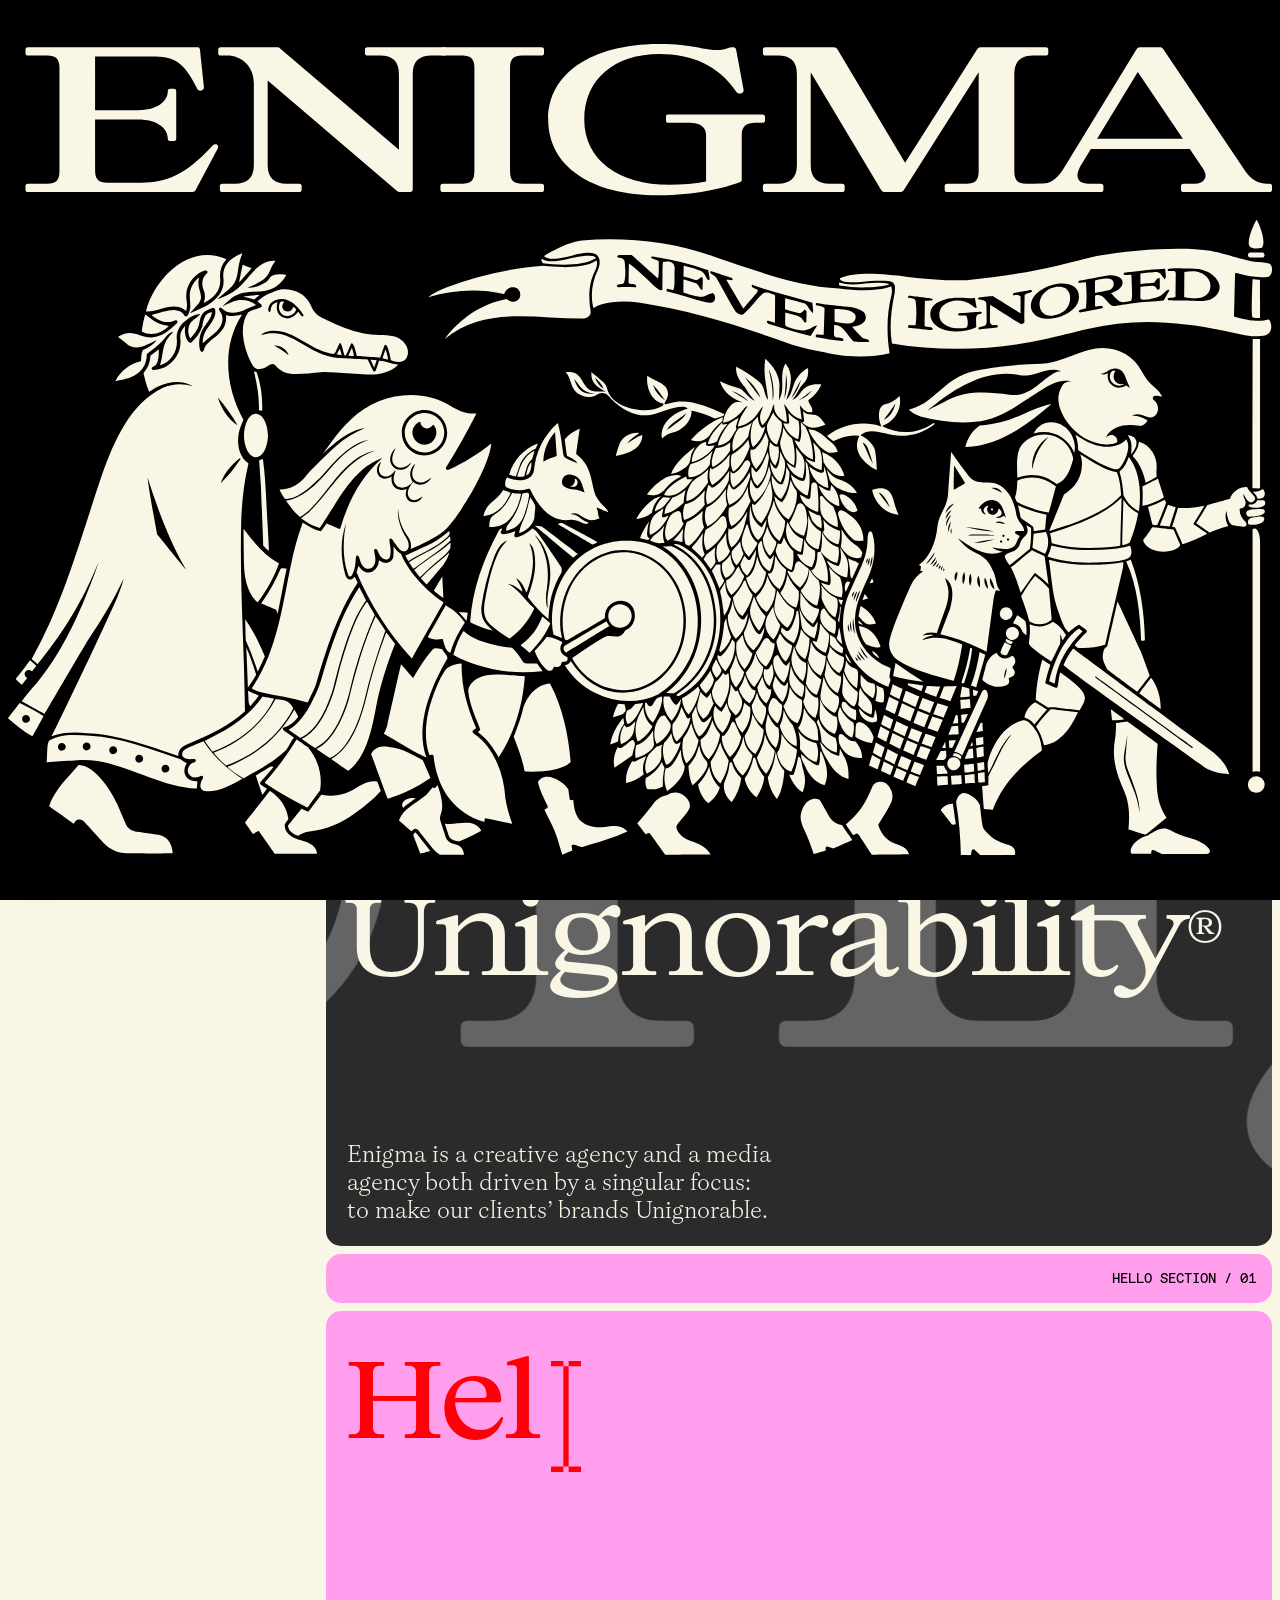
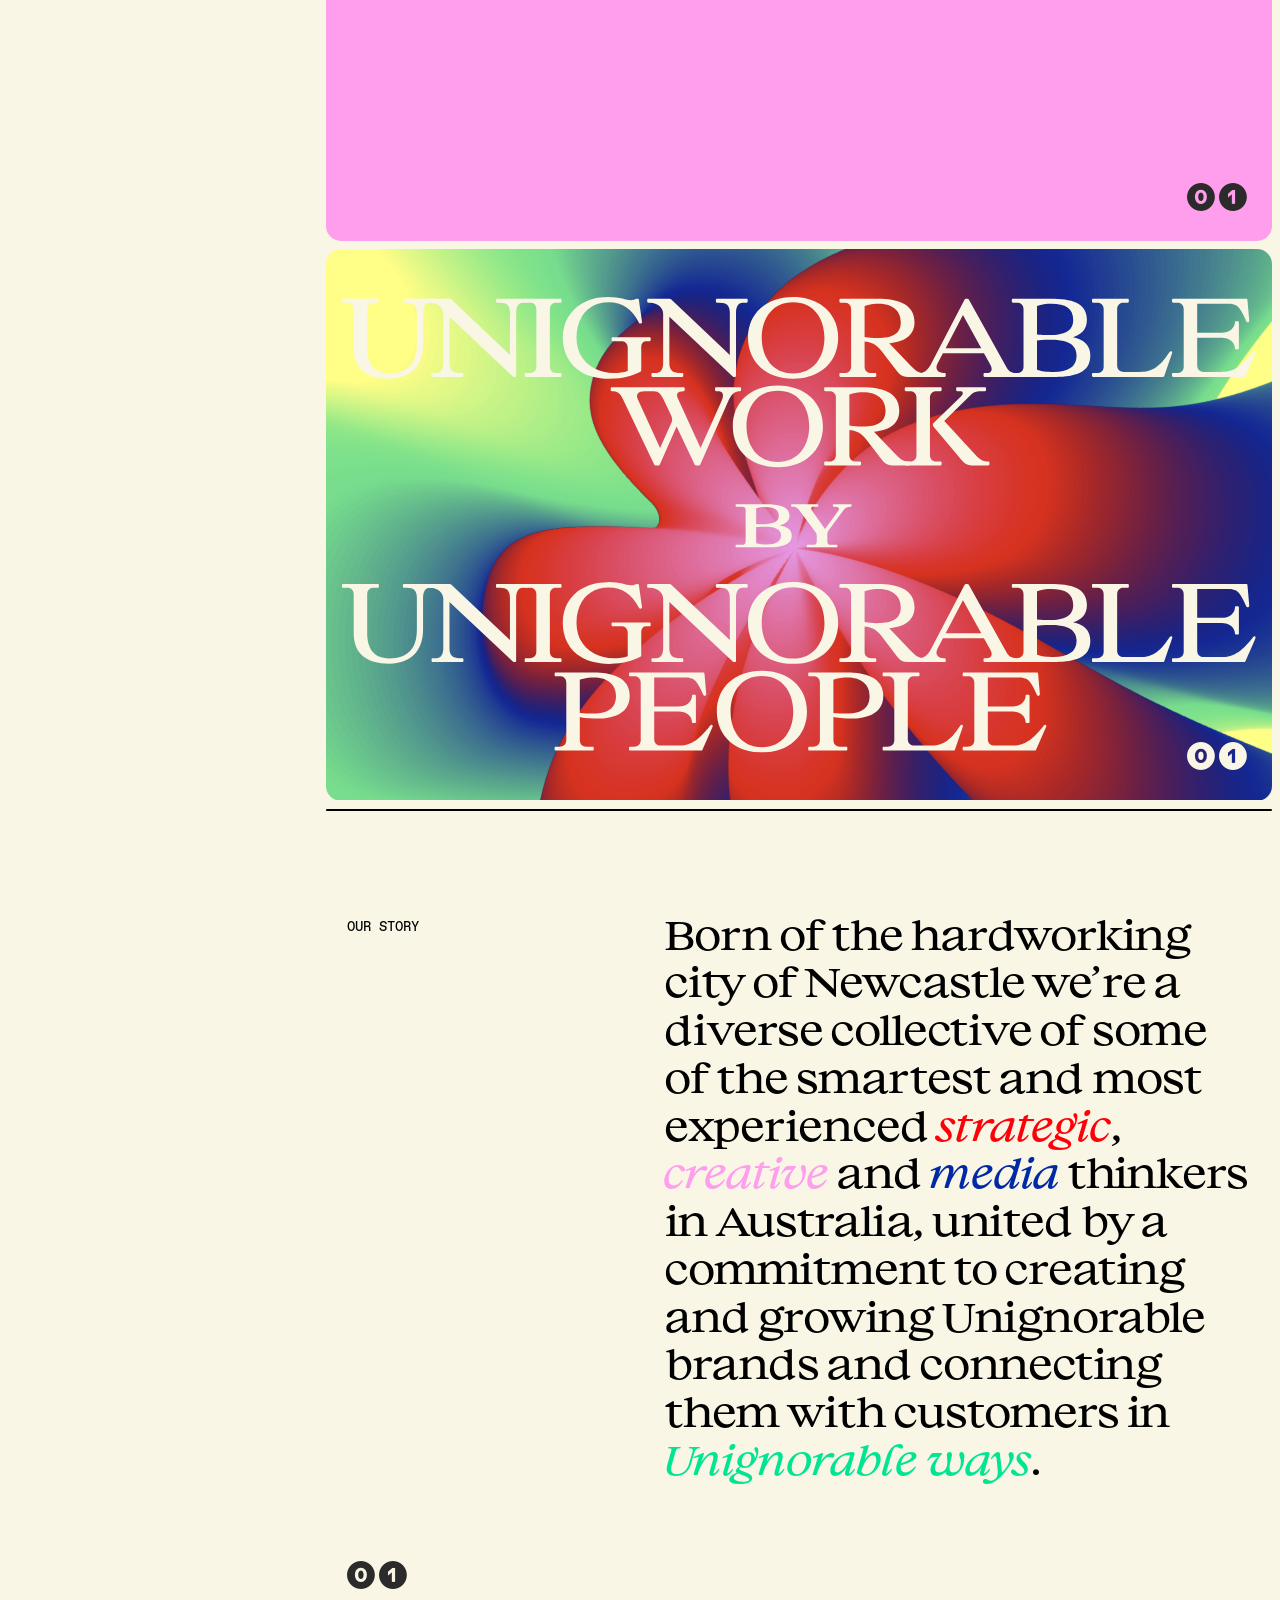
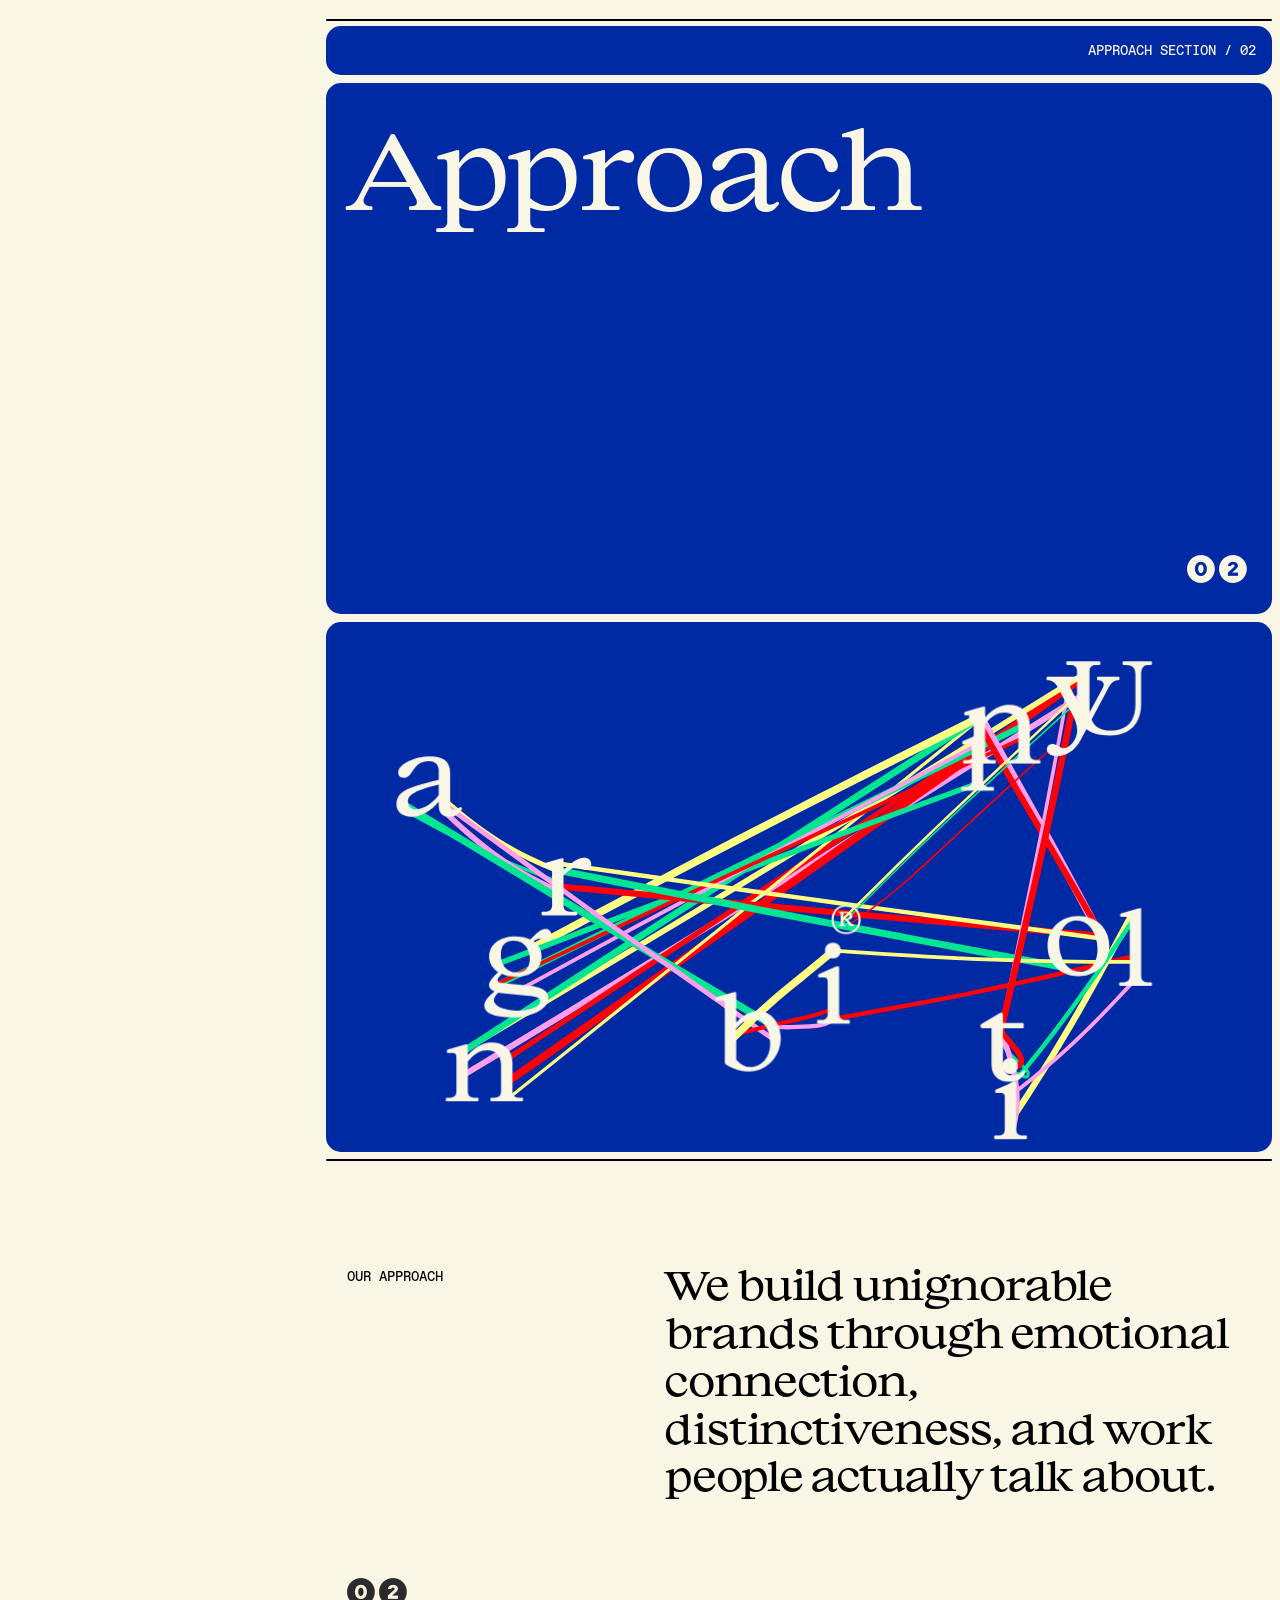
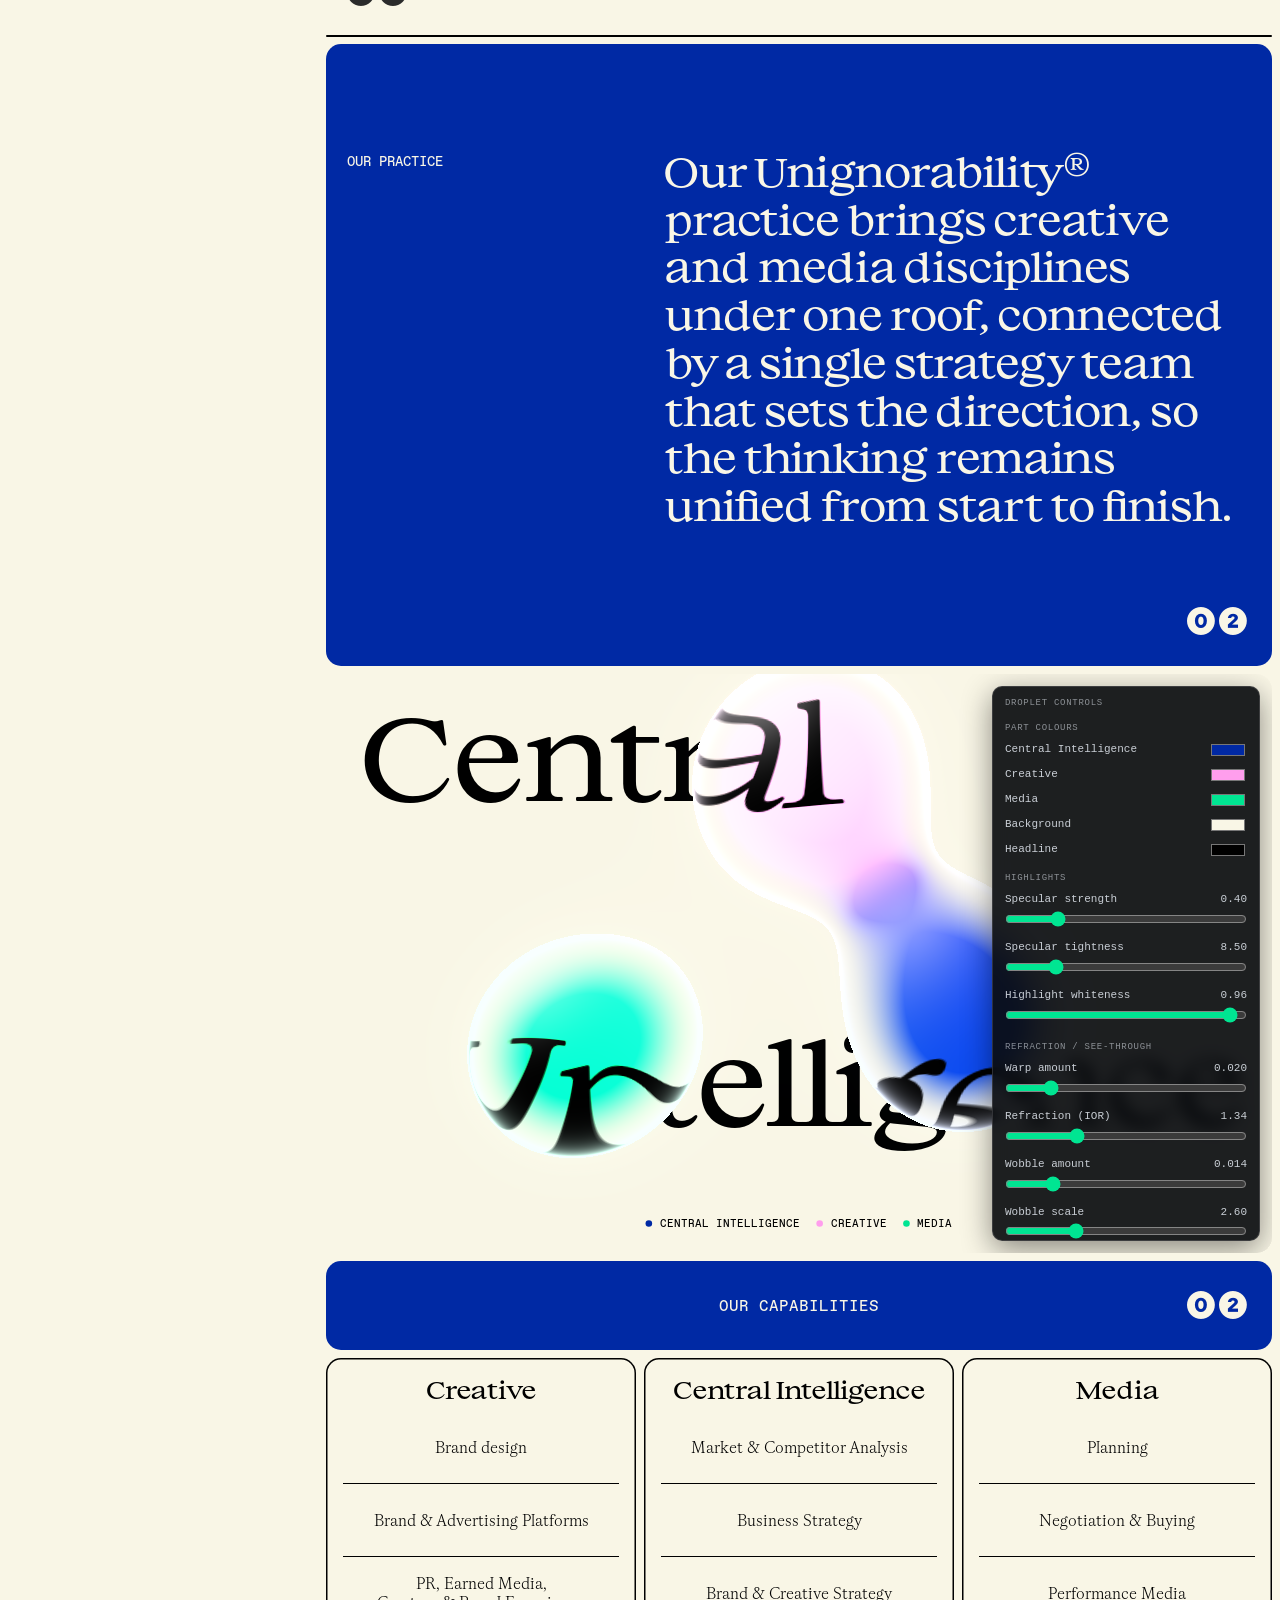
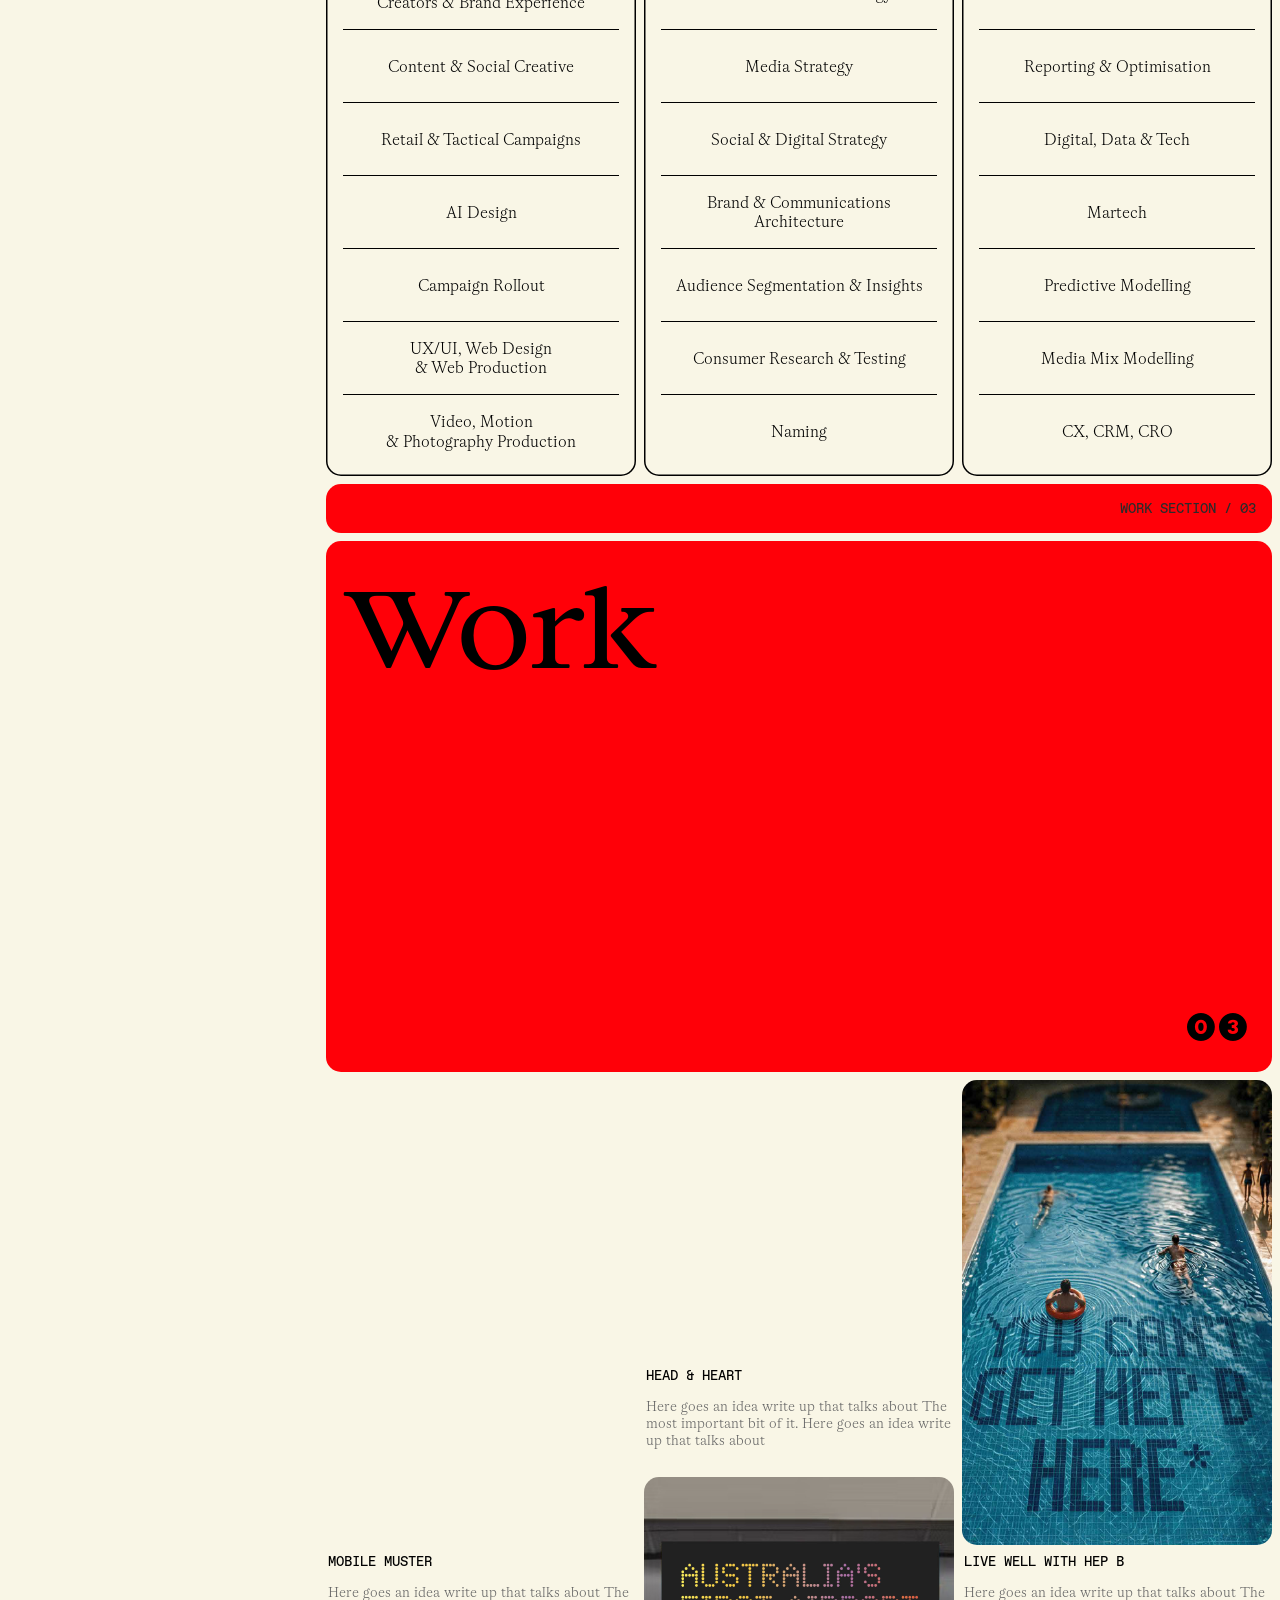
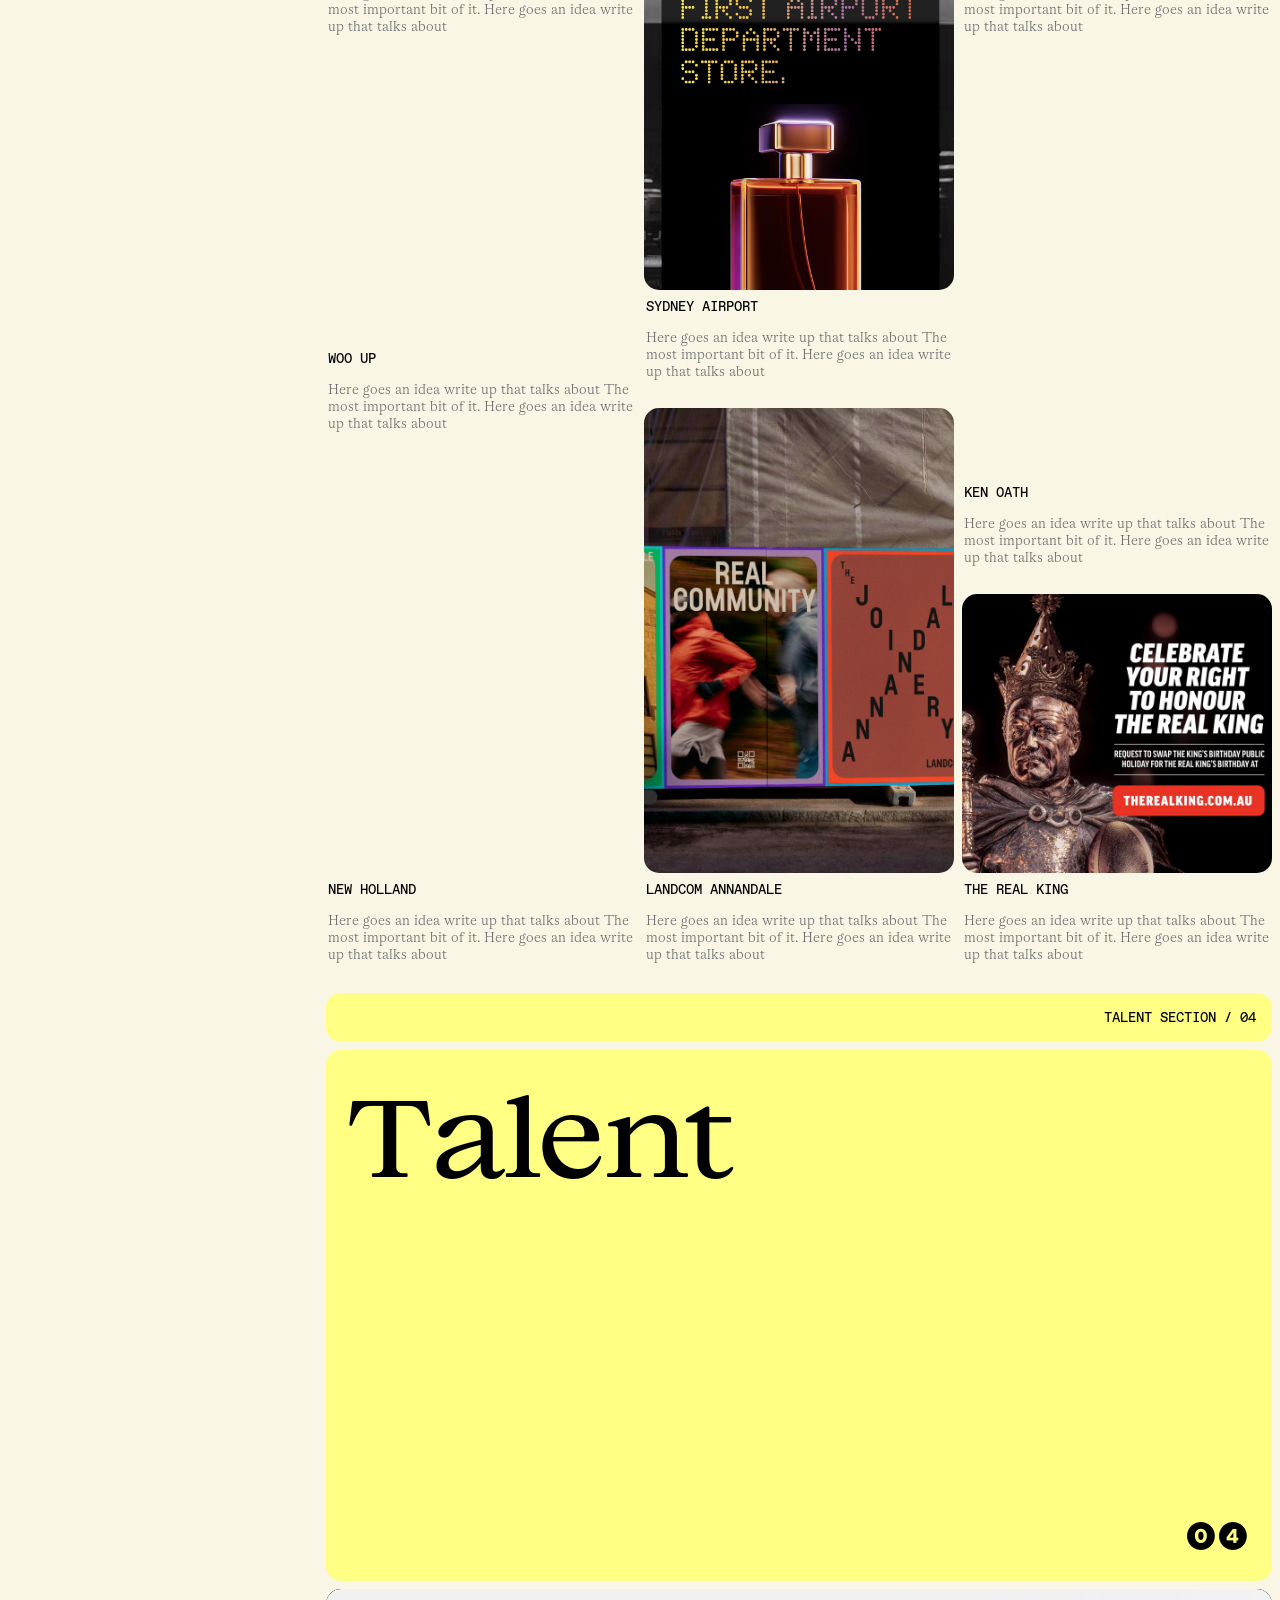
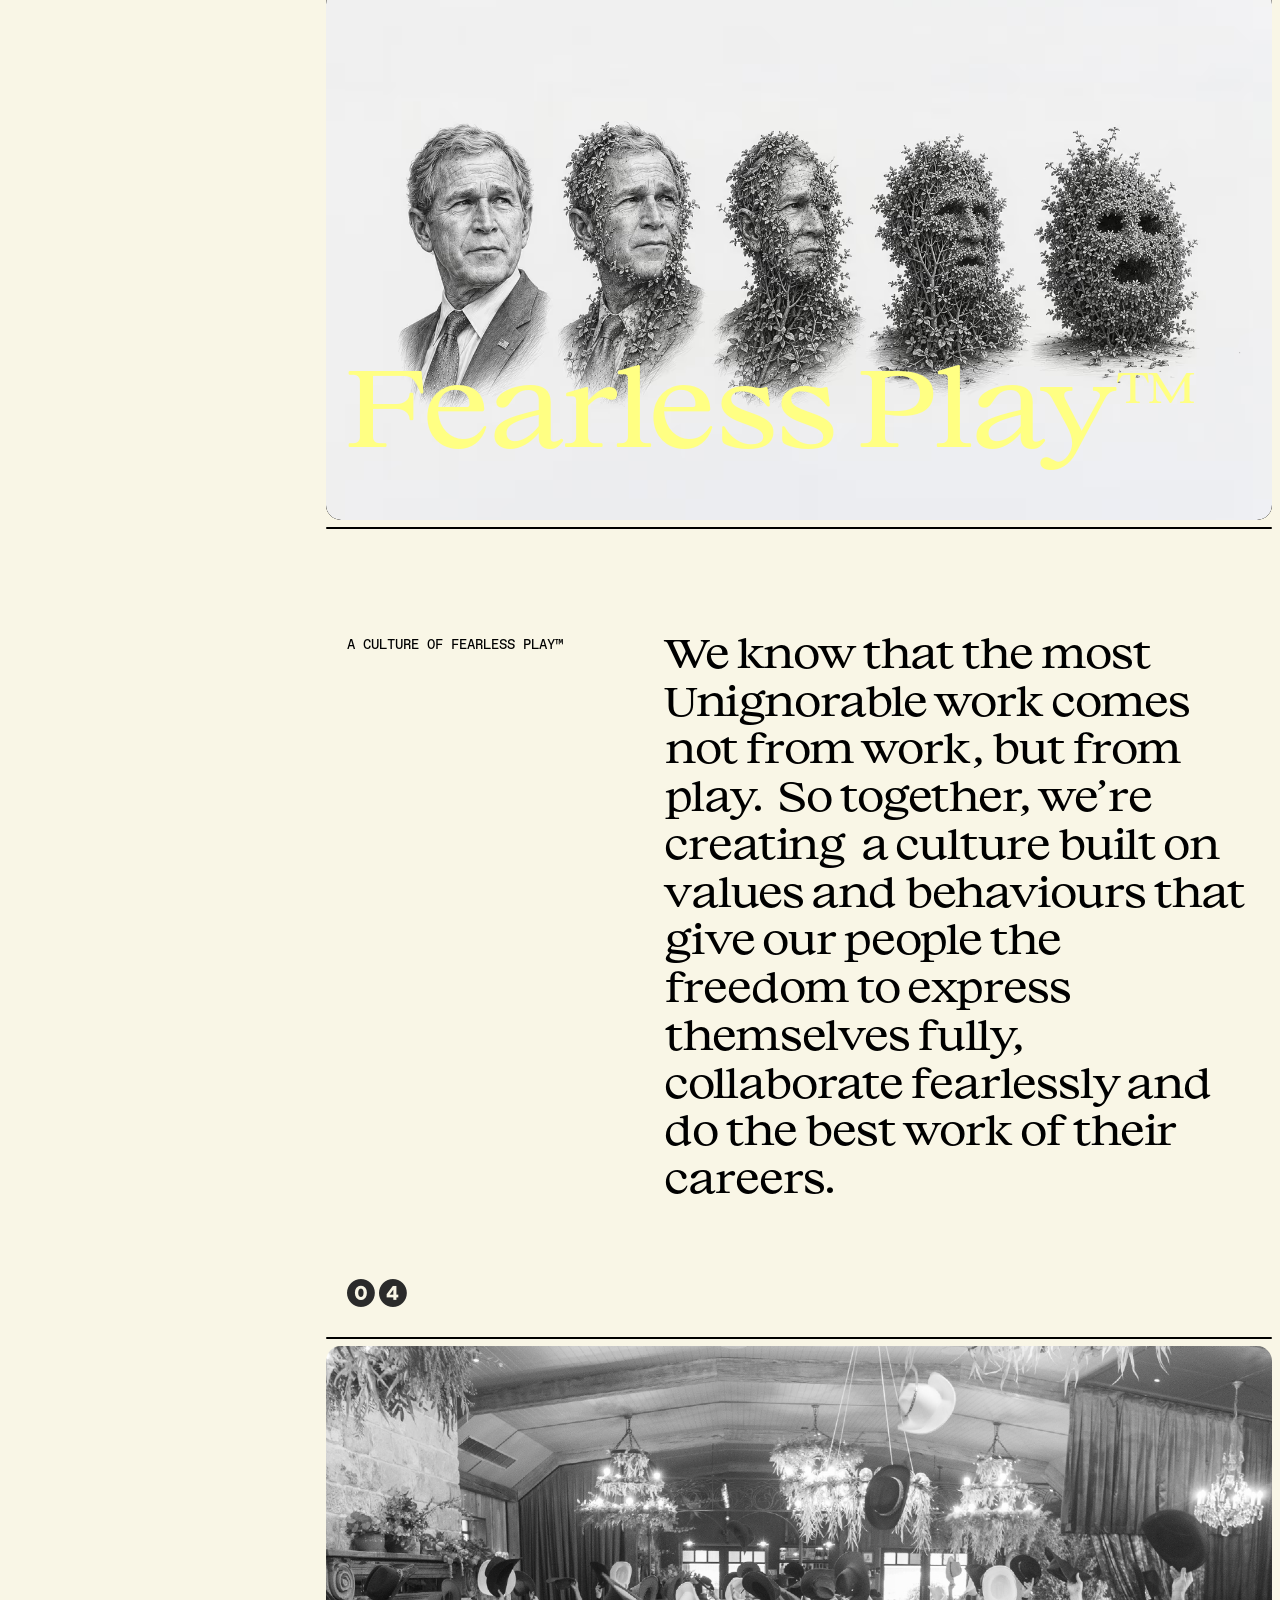
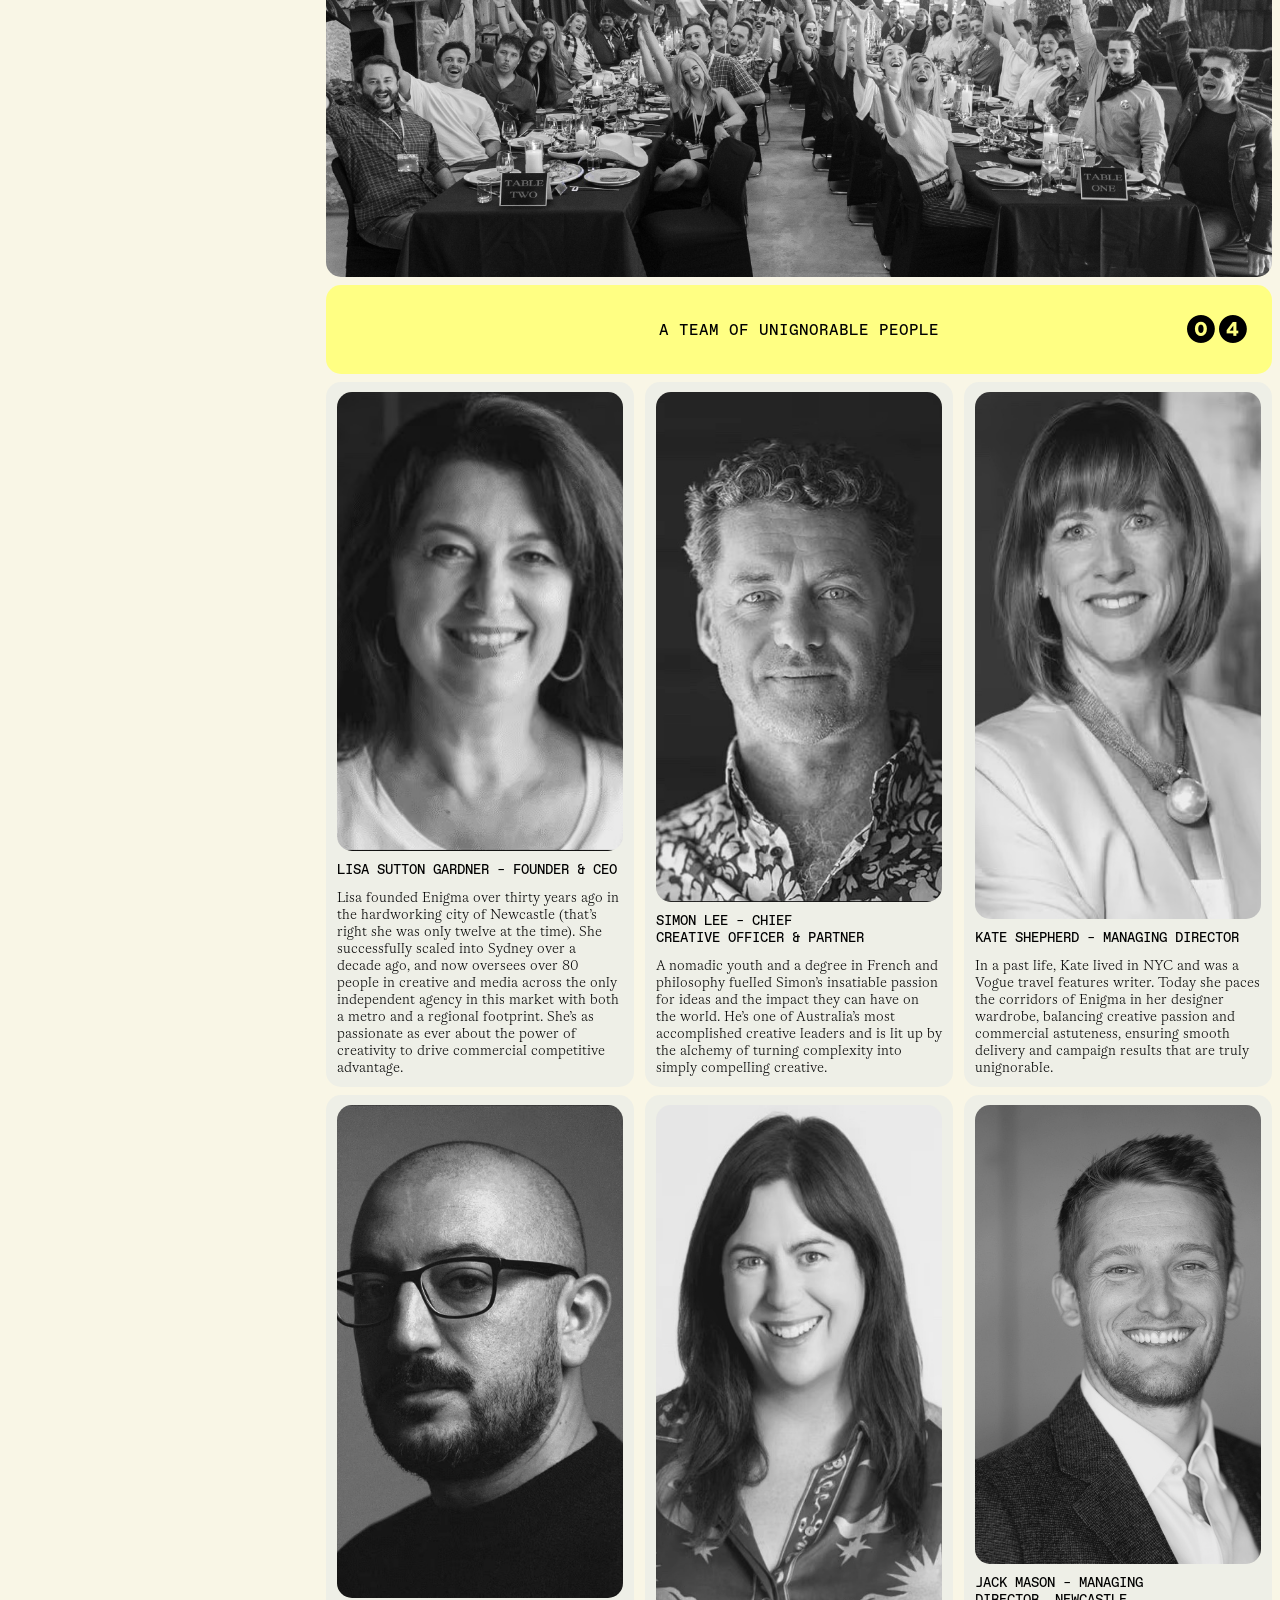
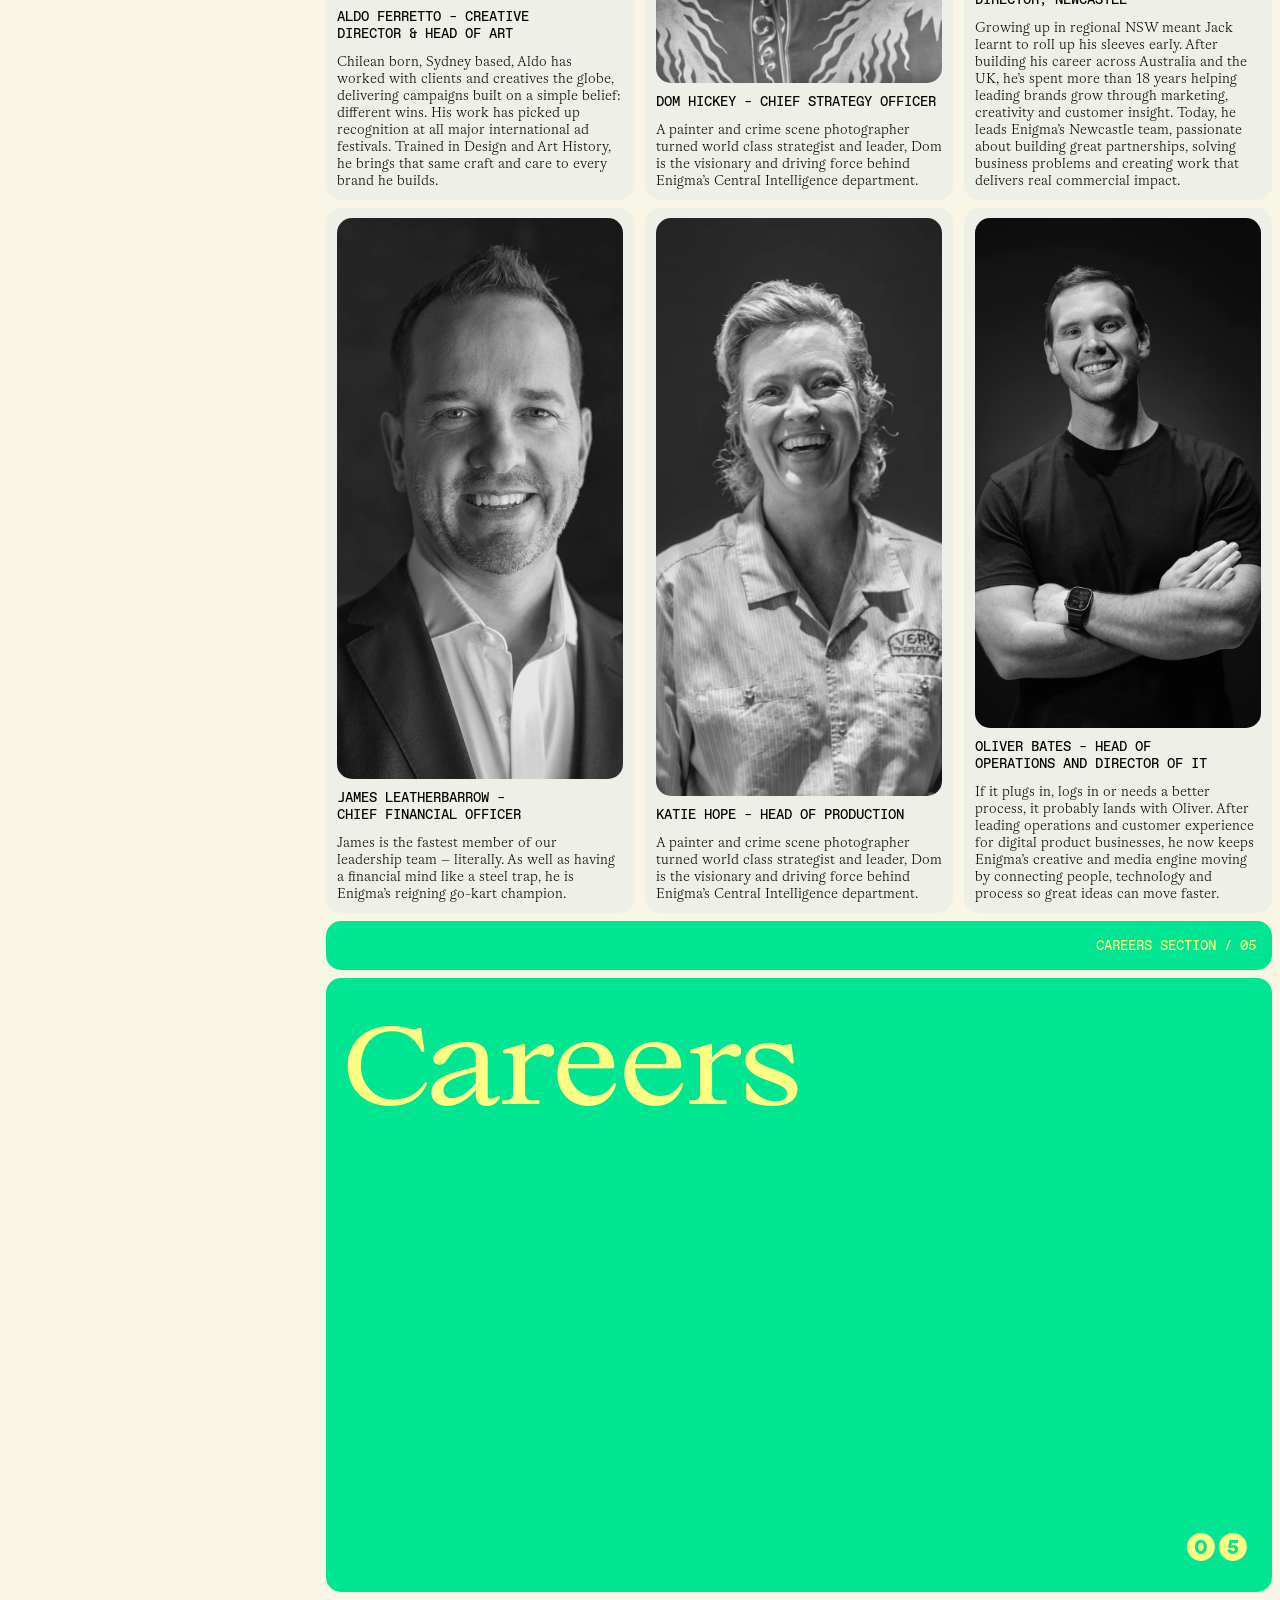
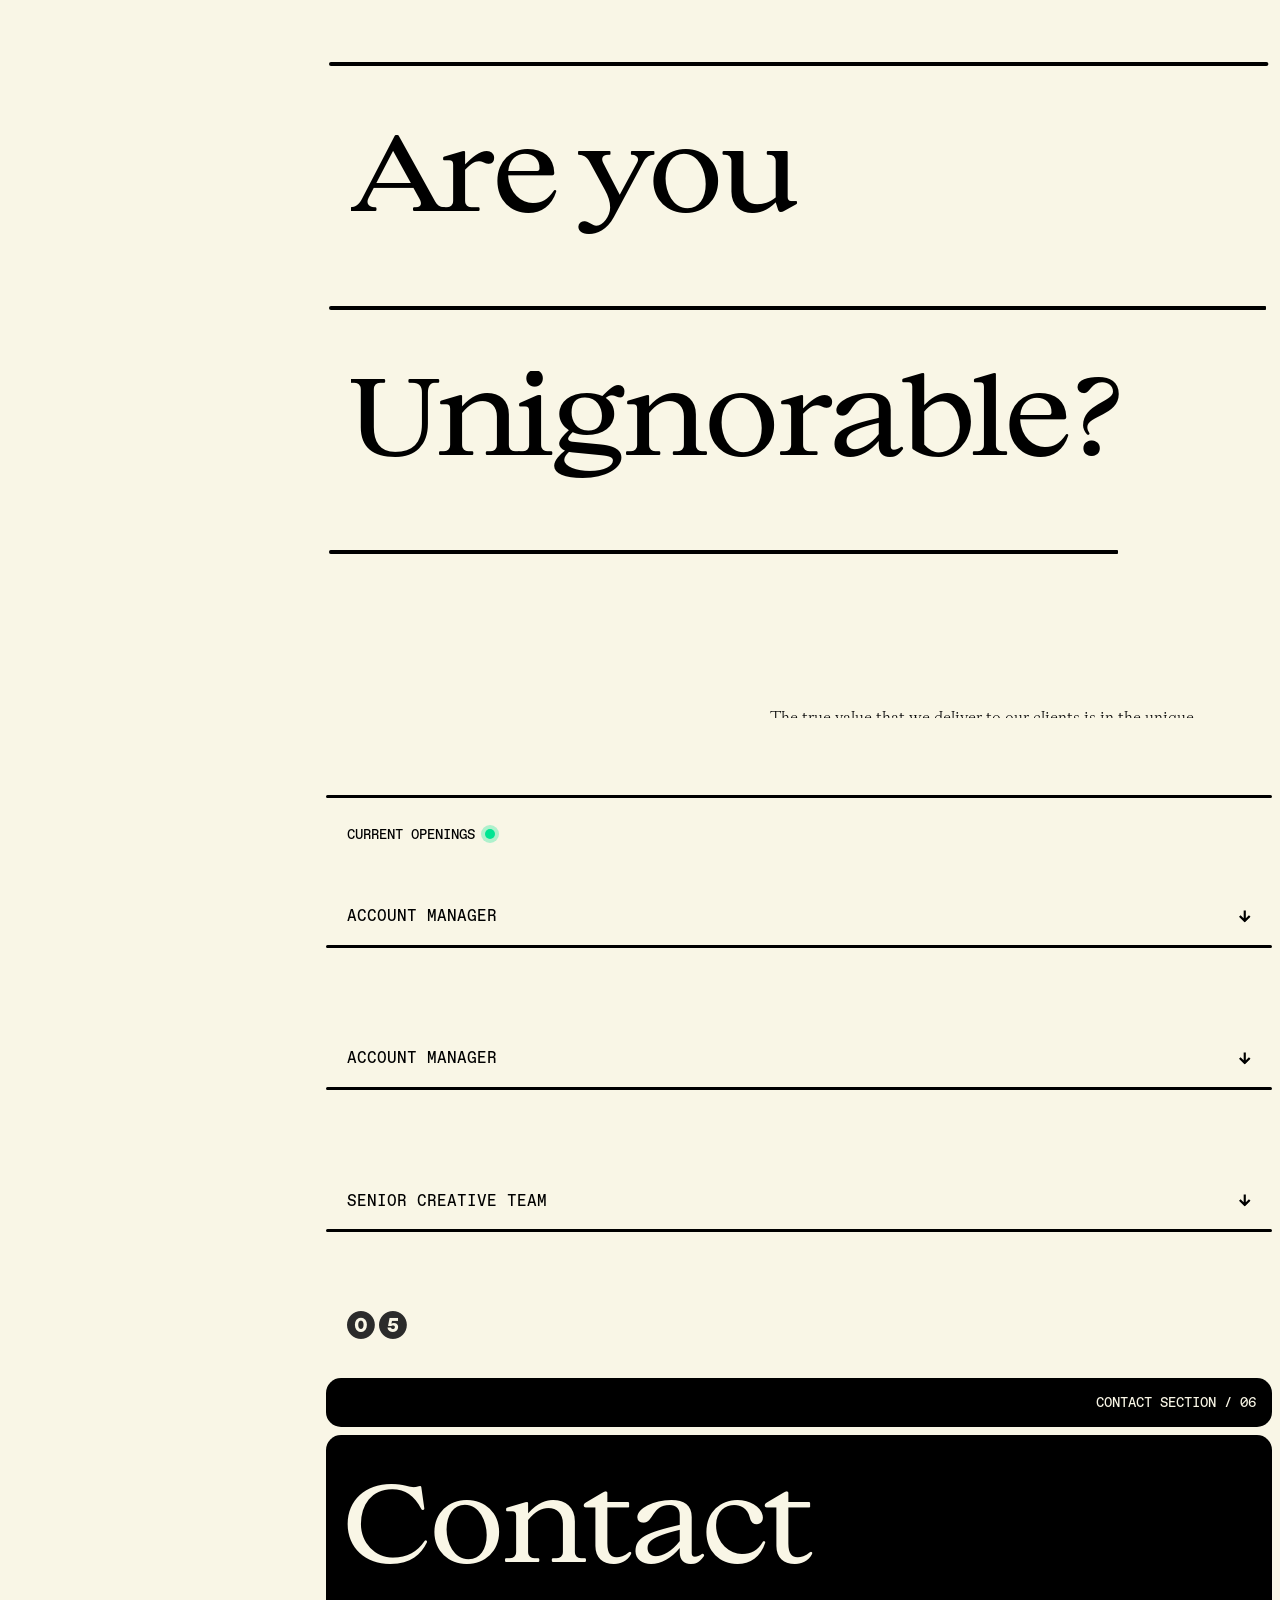
<file: index.html>
<!DOCTYPE html>
<html lang="en">
<head>
<meta charset="UTF-8" />
<meta name="viewport" content="width=device-width, initial-scale=1" />
<title>Enigma</title>
<!-- Preload the alignment-critical display fonts so text lays out in the real font from first
     paint (a fallback serif wraps differently and shifts sections ~8px until it swaps). -->
<link rel="preload" href="fonts/Enigma-EnigmaLargeRoman.otf" as="font" type="font/otf" crossorigin>
<link rel="preload" href="fonts/Enigma-EnigmaLargeItalic.otf" as="font" type="font/otf" crossorigin>
<link rel="stylesheet" href="styles.css" id="main-css" />
<script>
/* Chrome caches styles.css hard, and a ?cb= on the PAGE url does not bust the STYLESHEET --
   so edited rules silently don't apply and everything measures as its default, which looks
   exactly like a CSS syntax error. This has cost more QA time than any other trap in the build.

   Locally (and inside ?embed iframes, which load their own stale copy) the href is re-pointed
   at a timestamped url during head parse, so every load is guaranteed fresh. This runs before
   the body exists and render is still blocked on the pending stylesheet, so there is no FOUC --
   just one wasted request against the browser cache.

   Deployed builds keep the plain href: a per-load url would defeat caching for real visitors.
   __BUSTCSS() re-busts on demand from the console if a stylesheet ever goes stale mid-session. */
(function bustCss() {
  var link = document.getElementById("main-css");
  var dev = location.protocol === "file:" ||
            /^(localhost|127\.0\.0\.1|\[::1\]|0\.0\.0\.0)$/.test(location.hostname) ||
            location.hostname === "";
  window.__BUSTCSS = function () {
    link.href = "styles.css?bust=" + Date.now();
    return link.href;
  };
  if (dev) window.__BUSTCSS();
})();
</script>
</head>
<body>

<!-- ================= SPLASH ================= 
     A door in front of the homepage: the parade in Enigma black/cream, and hovering any of the
     six characters flips the WHOLE frame to that arm's colour pairing. Two characters per arm --
     croc+fish = media, fox+bush = property, cat+rabbit = creative -- so the six hit boxes below
     collapse onto three states.

     It is a sibling of #view-aldo and sits UNDER the page veil (z 500 vs 600) on purpose: the
     veil is what covers the splash while it is torn down, so the reader never sees the swap.

     Shown once per session. ?splash=1 forces it back for review, ?splash=0 skips it.

     The artwork is ONE flat single-colour SVG (Figma has no per-character grouping to inherit --
     it exports as ~400 loose vectors), so it is painted as a CSS mask rather than inline markup:
     recolouring the whole parade is then one background-color, and index.html stays readable. -->
<div class="sp" id="splash" data-arm="" hidden>
  <div class="sp-stage" id="sp-stage">
    <div class="sp-art" aria-hidden="true"></div>

    <!-- Percentages are of the artwork box, measured against the SVG's own 1084x696 viewBox.
         Boxes within one arm may overlap freely; where two ARMS meet the edges only touch
         (fish|fox at 34.13%, bush|cat at 68.45%) so there is no dead strip and no ambiguity. -->
    <div class="sp-hits">
      <button type="button" class="sp-hit" data-arm="media"    style="left:0.65%;top:26.00%;width:32.29%;height:74.00%" aria-label="Enter Enigma — 03 Media"></button>
      <button type="button" class="sp-hit" data-arm="media"    style="left:21.40%;top:43.25%;width:12.73%;height:56.75%" aria-label="Enter Enigma — 03 Media" tabindex="-1"></button>
      <button type="button" class="sp-hit" data-arm="property" style="left:34.13%;top:46.12%;width:14.94%;height:53.88%" aria-label="Enter Enigma — 02 Property"></button>
      <button type="button" class="sp-hit" data-arm="property" style="left:44.00%;top:38.94%;width:24.45%;height:61.06%" aria-label="Enter Enigma — 02 Property" tabindex="-1"></button>
      <button type="button" class="sp-hit" data-arm="creative" style="left:68.45%;top:49.71%;width:14.30%;height:50.29%" aria-label="Enter Enigma — 01 Creative"></button>
      <button type="button" class="sp-hit" data-arm="creative" style="left:73.99%;top:37.50%;width:26.01%;height:62.50%" aria-label="Enter Enigma — 01 Creative" tabindex="-1"></button>
    </div>

    <!-- Touch only. Hover cannot advertise itself on a phone, so the three arms get a visible
         dot each instead, coloured with the pairing they open. -->
    <div class="sp-dots" aria-hidden="true">
      <span class="sp-dot" data-arm="media"    style="left:16%;top:78%"></span>
      <span class="sp-dot" data-arm="property" style="left:56%;top:82%"></span>
      <span class="sp-dot" data-arm="creative" style="left:81%;top:74%"></span>
    </div>
  </div>

  <!-- On a mouse this IS the cursor (the native one is hidden over the stage); on touch it
       anchors to the bottom of the screen as a normal button. -->
  <div class="sp-pill" id="sp-pill" aria-hidden="true">
    <!-- Cards are built by JS from #sp-pill-card-tpl and rolled through this viewport, one per
         arm. Each card carries its OWN colours (see .sp-pill-card[data-arm]) so that mid-roll
         the outgoing card keeps the pairing it belongs to instead of both cards snapping to
         the incoming one. -->
    <div class="sp-pill-roll" id="sp-pill-roll"></div>
  </div>
  <template id="sp-pill-card-tpl">
    <div class="sp-pill-card">
      <span class="sp-pill-label"></span>
      <svg class="sp-pill-arrow" viewBox="0 0 24 24" fill="none" stroke="currentColor" stroke-width="1.3" aria-hidden="true">
        <circle cx="12" cy="12" r="10.35"/>
        <path d="M8.3 12h7.4M12.7 8.9 15.8 12l-3.1 3.1" stroke-linecap="round" stroke-linejoin="round"/>
      </svg>
    </div>
  </template>
</div>
<script>
/* Runs the instant the splash markup is parsed, BEFORE the homepage below it has painted.
   Deciding this from the deferred script at the end of <body> would show a frame of homepage
   first and then cover it -- which reads as a bug, not a door.

   ?splash=1 forces it back for review, ?splash=0 skips it, and ?embed=1 (the device simulator's
   iframe) never gets it -- every preview tile would otherwise be a splash screen. */
(function splashGate() {
  var el = document.getElementById("splash");
  if (!el) return;
  var q, seen = false;
  try { q = new URLSearchParams(location.search); } catch (e) { return; }
  var force = q.get("splash");
  if (force === "0" || q.get("embed") === "1") return;
  try { seen = sessionStorage.getItem("enigma-splash-seen") === "1"; } catch (e) {}
  if (force !== "1" && seen) return;
  el.hidden = false;
  document.body.classList.add("splash-on");
})();
</script>

<!-- Single view (Aldo). Radio kept checked so the existing `#tab-aldo:checked ~ #view-aldo`
     visibility + dark-mode `:has(#tab-aldo:checked)` guard keep working unchanged. -->
<input class="ctl" type="radio" name="tabs" id="tab-aldo" checked>
<input class="ctl" type="checkbox" id="grid-on">

<!-- ================= ENIGMA — ALDO (WRONG) ================= -->
<section class="view" id="view-aldo">
  <div class="grid-wrap">
    <aside class="sidebar w-470 al-sidebar">
      <div class="al-parade">
        <div class="al-topbar">
          <button type="button" class="al-cta al-cta-topbar" id="work-open"><span class="al-cta-fill" aria-hidden="true"></span><span class="cap">ALL WORK</span></button>
          <button type="button" class="al-toggle" aria-label="Toggle dark mode" aria-pressed="false"><span class="al-toggle-knob"></span></button>
        </div>
        <!-- Pressable: the parade is the way back to the splash. role/tabindex rather than a real
             <button> because .al-logo's spacing is baked into the artwork's own canvas (see
             styles.css) and a button would bring its own box model to the argument. -->
        <div class="al-logo" role="button" tabindex="0" aria-label="Back to the Enigma splash"><img class="logo-light" src="assets/aldo/parade-light.png" alt="Enigma"><img class="logo-dark" src="assets/aldo/parade-cream.png" alt="" aria-hidden="true"></div>
        <div class="al-date"><span class="cap" id="al-date-day" data-clock-day>&nbsp;</span><span class="cap" id="al-date-time" data-clock-time>&nbsp;</span></div>
      </div>
      <nav class="al-nav">
        <div class="al-menu-item c-pink"><span class="cap">Hello</span></div>
        <div class="al-menu-item c-blue"><span class="cap">APPROACH</span></div>
        <!-- The Work item carries TWO states. Normally it is the plain red "WORK" label, exactly
             as the other five. With a case study open it expands and shows that project's details
             (node 2629:3537). Same tile, same colour, same rail arithmetic -- only the contents
             change, which is why this lives here rather than in a second copy of the menu.

             THE WORD "WORK" IS ONE ELEMENT ACROSS BOTH STATES and is never hidden, moved or
             re-rendered. The pill's label reads "WORK / KENNARDS HIRE", so the word is already
             on screen before the study opens -- opening only appends the suffix and draws the
             black pill around a word that was there all along. Everything else fades in; the
             word itself does not. -->
        <div class="al-menu-item c-red" id="nav-work">
          <div class="al-mi-head">
            <!-- GEOMETRY ONLY. The gooey filter blurs everything inside it, so the black pill and
                 the close button's black disc live here as bare shapes while the red text and the
                 red cross sit above, unfiltered. That separation is what lets the two shapes melt
                 into each other without smearing the type. See caseStudyGoo(). -->
            <span class="al-mi-goo" aria-hidden="true">
              <span class="al-mi-goo-bar"></span>
              <span class="al-mi-goo-dot"></span>
            </span>
            <span class="cap al-mi-label">Work<span class="al-mi-suffix">&nbsp;/ Kennards Hire</span></span>
            <button type="button" class="al-cs-meta-close" id="case-close" aria-label="Close case study" tabindex="-1">
              <!-- The disc that used to be here is now .al-mi-goo-dot; only the cross remains. -->
              <svg viewBox="0 0 32 32" aria-hidden="true">
                <path d="M19.4079 12.5921L12.5921 19.4079" stroke="#FF0008" stroke-width="1.5" stroke-miterlimit="10"/>
                <path d="M19.4079 19.4079L12.5921 12.5921" stroke="#FF0008" stroke-width="1.5" stroke-miterlimit="10"/>
              </svg>
            </button>
          </div>
          <div class="al-cs-meta" aria-hidden="true">
            <div class="al-cs-meta-title"><span class="cap">Making Ken Oath an Aussie icon</span></div>
            <div class="al-cs-meta-foot">
              <div class="al-cs-meta-group">
                <span class="cap">2022</span>
                <span class="cap">B2B/B2C Services</span>
              </div>
              <div class="al-cs-meta-group">
                <span class="cap">Brand</span>
                <span class="cap">Campaign</span>
                <span class="cap">Production</span>
                <span class="cap">Design</span>
              </div>
            </div>
          </div>
        </div>
        <div class="al-menu-item c-yellow"><span class="cap">TALENT</span></div>
        <div class="al-menu-item c-green"><span class="cap">CAREERS</span></div>
        <div class="al-menu-item c-dark"><span class="cap">CONTACT</span></div>
      </nav>
    </aside>
    <main class="main">

      <!-- Main hero -->
      <div class="al-hero" id="hero-gallery"><img src="assets/Gallery/bartolos.avif" alt=""></div>

      <!-- Welcome -->
      <div class="al-welcome">
        <div class="bigbg-wrap" aria-hidden="true"><div class="bigbg"><span class="cap">Unignorability<span class="reg">&reg;</span></span><span class="cap">Unignorability<span class="reg">&reg;</span></span></div></div>
        <h1 class="cap">Welcome<br>to the home of<br>Unignorability<span class="reg">&reg;</span></h1>
        <p class="cap">Enigma is a creative agency and a media agency both driven by a singular focus:<br>to make our clients&rsquo; brands Unignorable.</p>
      </div>

      <!-- Hello section -->
      <div class="al-section">
        <div class="al-divider c-pink"><span class="cap">HELLO SECTION / 01</span></div>
        <div class="al-title c-pink al-hello-title">
          <h2 class="cap jp">こんにちは</h2>
          <div class="num70 right cap" style="color:var(--dark-grey)">&#x24FF;&#x2776;</div>
        </div>
        <div class="al-graphic">
          <video class="bg" src="assets/aldo/whack-shape.mp4" poster="assets/aldo/text03-bg.png" autoplay muted loop playsinline></video>
          <img class="lockup" src="assets/aldo/lockup-work.svg" alt="Unignorable Work by Unignorable People">
          <div class="inner">
            <div class="num70 right cap">&#x24FF;&#x2776;</div>
          </div>
        </div>
        <div class="al-textcomp al-tc-hello">
          <div class="hl"><svg class="hl-line" height="2" aria-hidden="true"><rect width="100%" height="2" rx="1" ry="1" fill="#000"/></svg></div>
          <div class="inner">
            <div class="row">
              <div class="leftcol"><span class="mono14 cap">Our story</span></div>
              <div class="rightcol vcenter">
                <div class="bigtext">
                  <p>Born of the hardworking city of Newcastle we&rsquo;re a diverse collective of some of the smartest and most experienced <em class="c-red-t rc-word">strategic</em>, <em class="c-pink-t rc-word">creative</em> and <em class="c-blue-t rc-word">media</em> thinkers in Australia, united by a commitment to creating and growing Unignorable brands and connecting them with customers in <em class="c-green-t rc-word">Unignorable ways</em>.</p>
                </div>
              </div>
            </div>
            <div class="num70 cap" style="color:var(--dark-grey)">&#x24FF;&#x2776;</div>
          </div>
          <div class="hl"><svg class="hl-line" height="2" aria-hidden="true"><rect width="100%" height="2" rx="1" ry="1" fill="#000"/></svg></div>
        </div>
      </div>

      <!-- Approach section -->
      <div class="al-section">
        <div class="al-divider c-blue"><span class="cap">APPROACH SECTION / 02</span></div>
        <div class="al-title c-blue">
          <h2 class="cap">Approach</h2>
          <div class="num70 right cap">&#x24FF;&#x2777;</div>
        </div>
        <div class="al-cell">
          <div class="al-constel" aria-hidden="true"></div>
        </div>
        <div class="al-content">
          <div class="al-textcomp al-tc-appr1">
            <div class="hl"><svg class="hl-line" height="2" aria-hidden="true"><rect width="100%" height="2" rx="1" ry="1" fill="#000"/></svg></div>
            <div class="inner">
              <div class="row">
                <div class="leftcol"><span class="mono14 cap">Our approach</span></div>
                <div class="rightcol">
                  <div class="bigtext">
                    <p>We build unignorable brands through emotional connection, distinctiveness, and work people actually talk about.</p>
                  </div>
                </div>
              </div>
              <div class="num70 cap" style="color:var(--dark-grey)">&#x24FF;&#x2777;</div>
            </div>
            <div class="hl"><svg class="hl-line" height="2" aria-hidden="true"><rect width="100%" height="2" rx="1" ry="1" fill="#000"/></svg></div>
          </div>
          <div class="al-textcomp al-tc-appr2 c-blue">
            <div class="inner">
              <div class="row">
                <div class="leftcol"><span class="mono14 cap">Our practice</span></div>
                <div class="rightcol vcenter">
                  <div class="bigtext">
                    <p>Our Unignorability<span class="reg60">&reg;</span> practice brings creative and media disciplines under one roof, connected by a single strategy team that sets the direction, so the thinking remains unified from start to finish.</p>
                  </div>
                </div>
              </div>
              <div class="num70 right cap">&#x24FF;&#x2777;</div>
            </div>
          </div>
        </div>
      </div>

      <!-- Capabilities: BioResin metaball (Central Intelligence / Creative / Media)
           The <h1> is the real, readable headline and stays in the document for accessibility and
           for anything that reads the page without WebGL. It is visually hidden because the SHADER
           draws the type: the resin has to refract and tint it, and it can only do that if the
           type is a texture it can sample with a bent ray. A DOM heading behind a transparent
           canvas would sit optically flat behind the blob and give the whole thing away. -->
      <div class="al-capabilities al-resin-host" data-text="Central Intelligence">
        <h1 class="al-resin-heading">Central Intelligence</h1>
        <canvas class="al-resin-canvas"></canvas>
        <div class="al-planet-tag" data-piece="creative">
          <div class="al-planet-tag-text">
            <p class="al-planet-label"><span class="al-planet-dot"></span>Creative</p>
            <p class="al-planet-code al-planet-code-a">SDDS 55213 5518</p>
            <p class="al-planet-code al-planet-code-b">////SE 2230</p>
          </div>
        </div>
        <div class="al-planet-tag" data-piece="ci">
          <div class="al-planet-tag-text">
            <p class="al-planet-label"><span class="al-planet-dot"></span>Central Intelligence</p>
            <p class="al-planet-code al-planet-code-a">SDDS 55213 5518</p>
            <p class="al-planet-code al-planet-code-b">////SE 2230</p>
          </div>
        </div>
        <div class="al-planet-tag" data-piece="media">
          <div class="al-planet-tag-text">
            <p class="al-planet-label"><span class="al-planet-dot"></span>Media</p>
            <p class="al-planet-code al-planet-code-a">01235 55233 555488</p>
            <p class="al-planet-code al-planet-code-b">////DA 2230</p>
          </div>
        </div>
        <div class="al-planet-key">
          <span><span class="al-planet-dot c-ci"></span>Central Intelligence</span>
          <span><span class="al-planet-dot c-creative"></span>Creative</span>
          <span><span class="al-planet-dot c-media"></span>Media</span>
        </div>
      </div>

      <!-- Capabilities divider (node 2015:1927). The left numeral is a hidden twin of the right
           one -- it reserves matching width so the label centres on the CARD, not the leftover
           space. -->
      <div class="al-caps-divider">
        <span class="al-caps-num" aria-hidden="true">&#x24FF;&#x2777;</span>
        <span class="al-caps-divider-label">Our Capabilities</span>
        <span class="al-caps-num">&#x24FF;&#x2777;</span>
      </div>

      <!-- Capabilities list (node 37:8224)

           `data-case` marks a row as LIVE: js/caps-twist.js flips that cell over to a sliver of
           the named project on hover and opens its case study on click. The key is looked up in
           CASES in that file. Rows without the attribute are inert, exactly as before.
           Adding the next study is one attribute here plus one CASES entry -- no indices, so the
           list can be reordered or re-worded without touching the interaction. -->
      <div class="al-caps">
        <div class="al-caps-tile">
          <h3>Creative</h3>
          <ul>
            <li>Brand design</li>
            <li data-case="ken-oath">Brand &amp; Advertising Platforms</li>
            <li>PR, Earned Media,<br>Creators &amp; Brand Experience</li>
            <li data-case="ken-oath">Content &amp; Social Creative</li>
            <li>Retail &amp; Tactical Campaigns</li>
            <li>AI Design</li>
            <li data-case="ken-oath">Campaign Rollout</li>
            <li>UX/UI, Web Design<br>&amp; Web Production</li>
            <li>Video, Motion<br>&amp; Photography Production</li>
          </ul>
        </div>
        <div class="al-caps-tile">
          <h3>Central Intelligence</h3>
          <ul>
            <li>Market &amp; Competitor Analysis</li>
            <li>Business Strategy</li>
            <li data-case="ken-oath">Brand &amp; Creative Strategy</li>
            <li>Media Strategy</li>
            <li>Social &amp; Digital Strategy</li>
            <li>Brand &amp; Communications<br>Architecture</li>
            <li>Audience Segmentation &amp; Insights</li>
            <li>Consumer Research &amp; Testing</li>
            <li>Naming</li>
          </ul>
        </div>
        <div class="al-caps-tile">
          <h3>Media</h3>
          <ul>
            <li>Planning</li>
            <li>Negotiation &amp; Buying</li>
            <li data-case="ken-oath">Performance Media</li>
            <li>Reporting &amp; Optimisation</li>
            <li>Digital, Data &amp; Tech</li>
            <li>Martech</li>
            <li>Predictive Modelling</li>
            <li>Media Mix Modelling</li>
            <li>CX, CRM, CRO</li>
          </ul>
        </div>
      </div>

      <!-- Work section -->
      <div class="al-section">
        <div class="al-divider c-red"><span class="cap" style="color:var(--dark-grey)">WORK SECTION / 03</span></div>
        <div class="al-title c-red">
          <h2 class="cap">Work</h2>
          <div class="num70 right cap" style="color:var(--black)">&#x24FF;&#x2778;</div>
        </div>
        <div class="al-workgrid">
          <div class="al-col g12">
            <div class="al-tile">
              <div class="timg tall"><video class="cover" src="assets/aldo/videos/mobile-muster.mp4" autoplay muted loop playsinline></video></div>
              <div class="tcontent">
                <span class="mono14 cap">MOBILE MUSTER</span>
                <p class="cap">Here goes an idea write up that talks about The most important bit of it. Here goes an idea write up that talks about&nbsp;</p>
              </div>
            </div>
            <div class="al-tile">
              <div class="timg mid"><video class="cover" src="assets/aldo/videos/woo-up.mp4" autoplay muted loop playsinline></video></div>
              <div class="tcontent">
                <span class="mono14 cap">WOO UP</span>
                <p class="cap">Here goes an idea write up that talks about The most important bit of it. Here goes an idea write up that talks about&nbsp;</p>
              </div>
            </div>
            <div class="al-tile">
              <div class="timg small"><video class="cover" src="assets/aldo/videos/new-holland.mp4" autoplay muted loop playsinline></video></div>
              <div class="tcontent">
                <span class="mono14 cap">NEW HOLLAND</span>
                <p class="cap">Here goes an idea write up that talks about The most important bit of it. Here goes an idea write up that talks about&nbsp;</p>
              </div>
            </div>
          </div>
          <div class="al-col g12">
            <div class="al-tile">
              <div class="timg mid"><video class="cover" src="assets/aldo/videos/perm.mp4" autoplay muted loop playsinline></video></div>
              <div class="tcontent">
                <span class="mono14 cap">HEAD &amp; HEART</span>
                <p class="cap">Here goes an idea write up that talks about The most important bit of it. Here goes an idea write up that talks about&nbsp;</p>
              </div>
            </div>
            <div class="al-tile">
              <div class="timg small"><img class="crop-sydney" src="assets/aldo/work-sydney.png" alt=""></div>
              <div class="tcontent">
                <span class="mono14 cap">SYDNEY AIRPORT</span>
                <p class="cap">Here goes an idea write up that talks about The most important bit of it. Here goes an idea write up that talks about&nbsp;</p>
              </div>
            </div>
            <div class="al-tile">
              <div class="timg tall"><img class="cover" src="assets/aldo/work-landcom.png" alt=""></div>
              <div class="tcontent">
                <span class="mono14 cap">LANDCOM ANNANDALE</span>
                <p class="cap">Here goes an idea write up that talks about The most important bit of it. Here goes an idea write up that talks about&nbsp;</p>
              </div>
            </div>
          </div>
          <div class="al-col g12">
            <div class="al-tile">
              <div class="timg tall"><img class="cover" src="assets/aldo/work-hepb.png" alt=""></div>
              <div class="tcontent">
                <span class="mono14 cap">LIVE WELL WITH HEP B</span>
                <p class="cap">Here goes an idea write up that talks about The most important bit of it. Here goes an idea write up that talks about&nbsp;</p>
              </div>
            </div>
            <div class="al-tile">
              <div class="timg small"><video class="cover" src="assets/aldo/videos/kennards.mp4" autoplay muted loop playsinline></video></div>
              <div class="tcontent">
                <span class="mono14 cap">KEN OATH</span>
                <p class="cap">Here goes an idea write up that talks about The most important bit of it. Here goes an idea write up that talks about&nbsp;</p>
              </div>
            </div>
            <div class="al-tile">
              <div class="timg mid"><img class="cover" src="assets/aldo/work-realking.png" alt=""></div>
              <div class="tcontent">
                <span class="mono14 cap">THE REAL KING</span>
                <p class="cap">Here goes an idea write up that talks about The most important bit of it. Here goes an idea write up that talks about&nbsp;</p>
              </div>
            </div>
          </div>
        </div>
      </div>

      <!-- Talent section -->
      <div class="al-section">
        <div class="al-divider c-yellow"><span class="cap">TALENT SECTION / 04</span></div>
        <div class="al-title c-yellow">
          <h2 class="cap">Talent</h2>
          <div class="num70 right cap" style="color:var(--black)">&#x24FF;&#x2779;</div>
        </div>
        <!-- Fearless Play -- the live version of what used to be a static html-snippet.png.
             Keeps the .al-snippet class so it inherits that component's exact geometry
             (800*--u height, 64/32/72 padding, --snip-w headline, mobile 3:4 + 46px cap);
             .al-fp only adds the rolling background on top. -->
        <div class="al-snippet al-fp" id="al-fp">
          <img class="al-fp-bg" src="assets/fearless/background.avif" alt="">
          <h2 class="headline al-fp-headline cap" id="al-fp-headline">Fearless Play<span class="tm">&trade;</span></h2>
        </div>
        <div class="al-textcomp al-tc-talent">
          <div class="hl"><svg class="hl-line" height="2" aria-hidden="true"><rect width="100%" height="2" rx="1" ry="1" fill="#000"/></svg></div>
          <div class="inner">
            <div class="row">
              <div class="leftcol"><span class="mono14 cap">A Culture of Fearless Play&trade;</span></div>
              <div class="rightcol">
                <div class="bigtext">
                  <p>We know that the most Unignorable work comes not from work, but from play.&nbsp; So together, we&rsquo;re creating&nbsp; a culture built on values and behaviours that give our people the freedom to express themselves fully, collaborate fearlessly and&nbsp; do the best work of their careers.&nbsp;</p>
                </div>
              </div>
            </div>
            <div class="num70 cap" style="color:var(--dark-grey)">&#x24FF;&#x2779;</div>
          </div>
          <div class="hl"><svg class="hl-line" height="2" aria-hidden="true"><rect width="100%" height="2" rx="1" ry="1" fill="#000"/></svg></div>
        </div>
      </div>

      <!-- Talent: full-width black-and-white team photo, above the divider. -->
      <div class="al-large"><img src="assets/aldo/party.png" alt=""></div>

      <!-- Talent divider (node 2015:2095). Same component as the capabilities divider, yellow
           variant. The left numeral is again a hidden twin that reserves matching width so the
           label centres on the CARD rather than on the space beside a single numeral. -->
      <div class="al-caps-divider c-yellow">
        <span class="al-caps-num" aria-hidden="true">&#x24FF;&#x2779;</span>
        <span class="al-caps-divider-label">A Team of Unignorable People</span>
        <span class="al-caps-num">&#x24FF;&#x2779;</span>
      </div>

      <!-- Talent grid (node 2015:2160) -- 3x3 leadership tiles. Portrait crops are baked into
           the AVIFs at the exact Figma 438:695 window, so the CSS is a plain cover. -->
      <div class="al-talent">
        <article class="al-talent-tile">
          <div class="al-talent-img"><img src="assets/talent/lisa-sutton-gardner.jpg" alt="Lisa Sutton Gardner"></div>
          <div class="al-talent-text">
            <h3>Lisa Sutton Gardner &ndash; Founder &amp; CEO</h3>
            <p>Lisa founded Enigma over thirty years ago in the hardworking city of Newcastle (that&rsquo;s right she was only twelve at the time). She successfully scaled into Sydney over a decade ago, and now oversees over 80 people in creative and media across the only independent agency in this market with both a metro and a regional footprint. She&rsquo;s as passionate as ever about the power of creativity to drive commercial competitive advantage.</p>
          </div>
        </article>
        <article class="al-talent-tile">
          <div class="al-talent-img"><img src="assets/talent/simon-lee.jpg" alt="Simon Lee"></div>
          <div class="al-talent-text">
            <h3>Simon Lee &ndash; Chief Creative Officer &amp; Partner</h3>
            <p>A nomadic youth and a degree in French and philosophy fuelled Simon&rsquo;s insatiable passion for ideas and the impact they can have on the world. He&rsquo;s one of Australia&rsquo;s most accomplished creative leaders and is lit up by the alchemy of turning complexity into simply compelling creative.</p>
          </div>
        </article>
        <article class="al-talent-tile">
          <div class="al-talent-img"><img src="assets/talent/kate-shepherd.jpg" alt="Kate Shepherd"></div>
          <div class="al-talent-text">
            <h3>Kate Shepherd &ndash; Managing Director</h3>
            <p>In a past life, Kate lived in NYC and was a Vogue travel features writer. Today she paces the corridors of Enigma in her designer wardrobe, balancing creative passion and commercial astuteness, ensuring smooth delivery and campaign results that are truly unignorable.</p>
          </div>
        </article>
        <article class="al-talent-tile">
          <div class="al-talent-img"><img src="assets/talent/aldo-ferretto.jpg" alt="Aldo Ferretto"></div>
          <div class="al-talent-text">
            <h3>Aldo Ferretto &ndash; Creative Director &amp; Head of Art</h3>
            <p>Chilean born, Sydney based, Aldo has worked with clients and creatives the globe, delivering campaigns built on a simple belief: different wins. His work has picked up recognition at all major international ad festivals. Trained in Design and Art History, he brings that same craft and care to every brand he builds.</p>
          </div>
        </article>
        <article class="al-talent-tile">
          <div class="al-talent-img"><img src="assets/talent/dom-hickey.jpg" alt="Dom Hickey"></div>
          <div class="al-talent-text">
            <h3>Dom Hickey &ndash; Chief Strategy Officer</h3>
            <p>A painter and crime scene photographer turned world class strategist and leader, Dom is the visionary and driving force behind Enigma&rsquo;s Central Intelligence department.</p>
          </div>
        </article>
        <article class="al-talent-tile">
          <div class="al-talent-img"><img src="assets/talent/jack-mason.jpg" alt="Jack Mason"></div>
          <div class="al-talent-text">
            <h3>Jack Mason &ndash; Managing Director, Newcastle</h3>
            <p>Growing up in regional NSW meant Jack learnt to roll up his sleeves early. After building his career across Australia and the UK, he&rsquo;s spent more than 18 years helping leading brands grow through marketing, creativity and customer insight. Today, he leads Enigma&rsquo;s Newcastle team, passionate about building great partnerships, solving business problems and creating work that delivers real commercial impact.</p>
          </div>
        </article>
        <article class="al-talent-tile">
          <!-- The Figma had no portrait for James (the container was a solid blue block); the
               2026-07-29 b&w headshot set supplies one, so it's a real image now. -->
          <div class="al-talent-img"><img src="assets/talent/james-leatherbarrow.jpg" alt="James Leatherbarrow"></div>
          <div class="al-talent-text">
            <h3>James Leatherbarrow &ndash; Chief Financial Officer</h3>
            <p>James is the fastest member of our leadership team &ndash; literally. As well as having a financial mind like a steel trap, he is Enigma&rsquo;s reigning go-kart champion.</p>
          </div>
        </article>
        <article class="al-talent-tile">
          <div class="al-talent-img"><img src="assets/talent/katie-hope.jpg" alt="Katie Hope"></div>
          <div class="al-talent-text">
            <h3>Katie Hope &ndash; Head of Production</h3>
            <!-- NOTE: this is Dom Hickey's bio verbatim -- the Figma has the same copy on both
                 tiles. Left as-designed rather than invented; needs real copy from the AD. -->
            <p>A painter and crime scene photographer turned world class strategist and leader, Dom is the visionary and driving force behind Enigma&rsquo;s Central Intelligence department.</p>
          </div>
        </article>
        <article class="al-talent-tile">
          <!-- STAND-IN: Oliver was not in the 2026-07-29 b&w headshot batch. This is his original
               colour shot desaturated locally so the grid reads as one set -- NOT the
               photographer's grade. Swap in the real b&w export when it arrives; the colour
               original is still alongside as oliver-bates.avif. -->
          <div class="al-talent-img"><img src="assets/talent/oliver-bates.jpg" alt="Oliver Bates"></div>
          <div class="al-talent-text">
            <h3>Oliver Bates &ndash; Head of Operations and Director of IT</h3>
            <p>If it plugs in, logs in or needs a better process, it probably lands with Oliver. After leading operations and customer experience for digital product businesses, he now keeps Enigma&rsquo;s creative and media engine moving by connecting people, technology and process so great ideas can move faster.</p>
          </div>
        </article>
      </div>

      <!-- Careers section (node 2022:2522). First real .al-section for Careers, so the sidebar
           CAREERS link finally has an anchor (it mapped to null before).
           NOTE: the Figma divider label reads "TALENT SECTION / 04" -- a copy-paste from the
           Talent frame; the numeral on the same frame is 05. Corrected here to CAREERS / 05. -->
      <div class="al-section">
        <div class="al-divider c-green"><span class="cap">CAREERS SECTION / 05</span></div>

        <div class="al-title c-green">
          <h2 class="cap">Careers</h2>
          <div class="num70 right cap">&#x24FF;&#x277A;</div>
        </div>

        <!-- Cream copy block: three rules-over-copy rows, then a closing rule.
             The row rules are 8px and the closing one 3px (both per Figma) -- heavier than the
             2px used elsewhere in the build, so they get their own .hl weights. -->
        <div class="al-careers-copy">
          <div class="inner">
            <!-- Each row: the rule wipes in from the left, then the type rises out from
                 underneath it (clipped by .al-cr-mask). See careersReveal(). -->
            <div class="al-cr-row">
              <div class="al-cr-slat">
                <div class="hl hl-8"><svg class="hl-line" height="4" aria-hidden="true"><rect width="100%" height="4" rx="2" ry="2" fill="#000"/></svg></div>
                <div class="al-cr-copy"><div class="al-cr-mask"><p class="al-cr-title">Are you</p></div></div>
              </div>
            </div>
            <div class="al-cr-row">
              <div class="al-cr-slat">
                <div class="hl hl-8"><svg class="hl-line" height="4" aria-hidden="true"><rect width="100%" height="4" rx="2" ry="2" fill="#000"/></svg></div>
                <div class="al-cr-copy"><div class="al-cr-mask"><p class="al-cr-title">Unignorable?</p></div></div>
              </div>
            </div>
            <div class="al-cr-row">
              <div class="al-cr-slat">
                <div class="hl hl-8"><svg class="hl-line" height="4" aria-hidden="true"><rect width="100%" height="4" rx="2" ry="2" fill="#000"/></svg></div>
                <div class="al-cr-copy al-cr-bodyrow">
                  <div class="al-cr-mask">
                    <p class="al-cr-body">The true value that we deliver to our clients is in the unique creative, strategic and commercial voices that we each bring to the business problems that we&rsquo;re commissioned to solve. If you have a point of view, talent or expertise that truly cannot be ignored, drop us a line, <a class="al-cr-link" href="#">we should have coffee.</a></p>
                  </div>
                </div>
              </div>
            </div>
          </div>
          <div class="hl hl-3 al-cr-endline"><svg class="hl-line" height="3" aria-hidden="true"><rect width="100%" height="3" rx="1.5" ry="1.5" fill="#000"/></svg></div>
        </div>

        <!-- Openings accordion. Only the first row shows the "current openings" status; on the
             others it's a hidden twin that reserves the same height so every row aligns (the
             same trick the caps/talent dividers use for their numerals). -->
        <div class="al-careers-list">
          <div class="al-acc">
            <div class="al-acc-status">
              <span class="mono14 cap">Current openings</span>
              <span class="al-acc-dot" aria-hidden="true"></span>
            </div>
            <h3 class="al-acc-h">
              <button type="button" class="al-acc-head" aria-expanded="false">
                <span class="al-acc-title">Account Manager</span>
                <svg class="al-acc-arrow" viewBox="0 0 11.52 12.48" aria-hidden="true"><path d="M4.68 4.13L1.56 7.3L0 5.76L5.76 0L11.52 5.76L9.96 7.3L6.84 4.13V12.48H4.68V4.13Z" fill="currentColor"/></svg>
              </button>
            </h3>
            <div class="al-acc-panel">
              <div class="al-acc-body">
                <!-- PLACEHOLDER: the Figma only supplies body copy for the third row, as lorem. -->
                <p>Lorem ipsum dolor sit amet, consectetur adipiscing elit. Duis imperdiet scelerisque mollis. Praesent sed blandit libero. Vestibulum quis ipsum enim. Vivamus a turpis venenatis, consectetur lorem quis, vestibulum tellus. Ut elit sem, euismod ac dui quis, cursus dapibus mauris.</p>
                <a class="al-cta al-cta-lg" href="#"><span class="cap">Apply now</span></a>
              </div>
            </div>
            <div class="hl hl-3"><svg class="hl-line" height="3" aria-hidden="true"><rect width="100%" height="3" rx="1.5" ry="1.5" fill="#000"/></svg></div>
          </div>

          <div class="al-acc">
            <div class="al-acc-status is-spacer" aria-hidden="true">
              <span class="mono14 cap">Current openings</span>
              <span class="al-acc-dot"></span>
            </div>
            <h3 class="al-acc-h">
              <button type="button" class="al-acc-head" aria-expanded="false">
                <span class="al-acc-title">Account Manager</span>
                <svg class="al-acc-arrow" viewBox="0 0 11.52 12.48" aria-hidden="true"><path d="M4.68 4.13L1.56 7.3L0 5.76L5.76 0L11.52 5.76L9.96 7.3L6.84 4.13V12.48H4.68V4.13Z" fill="currentColor"/></svg>
              </button>
            </h3>
            <div class="al-acc-panel">
              <div class="al-acc-body">
                <p>Lorem ipsum dolor sit amet, consectetur adipiscing elit. Duis imperdiet scelerisque mollis. Praesent sed blandit libero. Vestibulum quis ipsum enim. Vivamus a turpis venenatis, consectetur lorem quis, vestibulum tellus. Ut elit sem, euismod ac dui quis, cursus dapibus mauris.</p>
                <a class="al-cta al-cta-lg" href="#"><span class="cap">Apply now</span></a>
              </div>
            </div>
            <div class="hl hl-3"><svg class="hl-line" height="3" aria-hidden="true"><rect width="100%" height="3" rx="1.5" ry="1.5" fill="#000"/></svg></div>
          </div>

          <div class="al-acc">
            <div class="al-acc-status is-spacer" aria-hidden="true">
              <span class="mono14 cap">Current openings</span>
              <span class="al-acc-dot"></span>
            </div>
            <h3 class="al-acc-h">
              <button type="button" class="al-acc-head" aria-expanded="false">
                <span class="al-acc-title">Senior Creative Team</span>
                <svg class="al-acc-arrow" viewBox="0 0 11.52 12.48" aria-hidden="true"><path d="M4.68 4.13L1.56 7.3L0 5.76L5.76 0L11.52 5.76L9.96 7.3L6.84 4.13V12.48H4.68V4.13Z" fill="currentColor"/></svg>
              </button>
            </h3>
            <div class="al-acc-panel">
              <div class="al-acc-body">
                <p>Lorem ipsum dolor sit amet, consectetur adipiscing elit. Duis imperdiet scelerisque mollis. Praesent sed blandit libero. Vestibulum quis ipsum enim. Vivamus a turpis venenatis, consectetur lorem quis, vestibulum tellus. Ut elit sem, euismod ac dui quis, cursus dapibus mauris. Phasellus dictum ante vitae scelerisque consequat. Sed sit amet tincidunt urna. Vestibulum ante ipsum primis in faucibus orci luctus et ultrices posuere cubilia curae; Aenean maximus porta nulla in fringilla. Integer tempor accumsan ex nec eleifend. Aenean et ligula maximus, convallis lacus nec, dapibus turpis.</p>
                <a class="al-cta al-cta-lg" href="#"><span class="cap">Apply now</span></a>
              </div>
            </div>
            <div class="hl hl-3"><svg class="hl-line" height="3" aria-hidden="true"><rect width="100%" height="3" rx="1.5" ry="1.5" fill="#000"/></svg></div>
          </div>
        </div>

        <!-- Closing numeral. (The Figma also carries a hidden ⓿❹ twin on the right, left over
             from the divider component; with only one visible numeral it has no layout effect,
             so it isn't reproduced.) -->
        <div class="al-careers-end">
          <span class="num70 cap">&#x24FF;&#x277A;</span>
        </div>
      </div>

      <!-- Contact section (node 2111:10499). The 6th and final section -- and the first real
           Contact block, so the sidebar CONTACT link now anchors to a section instead of just
           scrolling to the page end. -->
      <div class="al-section">
        <div class="al-divider c-black"><span class="cap">CONTACT SECTION / 06</span></div>

        <div class="al-title c-black">
          <h2 class="cap">Contact</h2>
          <div class="num70 right cap">&#x24FF;&#x277B;</div>
        </div>

        <!-- "Let's Talk!" -- 365px display type, first line left, second line right. -->
        <div class="al-lets">
          <div class="al-lets-head">
            <p class="al-lets-line">Let&rsquo;s</p>
            <p class="al-lets-line right">Talk!</p>
          </div>
          <div class="num70 cap al-lets-num">&#x24FF;&#x277B;</div>
        </div>

        <div class="al-contacts">
          <div class="al-contact-tile c-red">
            <div class="al-contact-top">
              <span class="mono14 cap">Creativity</span>
              <p class="al-contact-q">Have an idea that needs to be heard?</p>
            </div>
            <a class="al-cta al-cta-xl" href="#"><span class="al-cta-fill" aria-hidden="true"></span><span class="cap">Talk to Simon</span></a>
          </div>
          <div class="al-contact-tile c-blue">
            <div class="al-contact-top">
              <span class="mono14 cap">Central Intelligence</span>
              <p class="al-contact-q">Have a problem that needs solving?</p>
            </div>
            <a class="al-cta al-cta-xl" href="#"><span class="al-cta-fill" aria-hidden="true"></span><span class="cap">Talk to Dom</span></a>
          </div>
          <div class="al-contact-tile c-yellow">
            <div class="al-contact-top">
              <span class="mono14 cap">New Business</span>
              <p class="al-contact-q">Curious about what we could do for you?</p>
            </div>
            <a class="al-cta al-cta-xl" href="#"><span class="al-cta-fill" aria-hidden="true"></span><span class="cap">Talk to Kate</span></a>
          </div>
        </div>
      </div>

      <!-- Footer (node 2144:1682). Two siblings, NOT an .al-section -- a 7th section would
           shift the sidebar nav's secs[0..5] mapping. -->
      <div class="al-footer">
        <div class="inner">
          <div class="al-foot-top">
            <div class="al-foot-addr">
              <div class="al-foot-office">
                <p>Sydney</p>
                <p>1/85 Commonwealth St, Surry Hills NSW 2010</p>
              </div>
              <div class="al-foot-office is-wide">
                <p>Newcastle<br>21 Bolton Street,<br>Newcastle NSW 2300</p>
              </div>
            </div>
            <ul class="al-foot-links">
              <li><a href="#">Contact Us</a></li>
              <li><a href="#">Instagram</a></li>
              <li><a href="#">Twitter</a></li>
              <li><a href="#">Linkedin</a></li>
            </ul>
          </div>
          <img class="al-foot-mark" src="assets/footer/enigma-wordmark.svg" alt="Enigma">
        </div>
      </div>

      <div class="al-terms">
        <!-- PLACEHOLDER: the Figma supplies lorem here, not real terms copy. -->
        <p class="al-terms-copy">Lorem ipsum dolor sit amet, consectetuer adipiscing elit, sed diam nonummy nibh euismod tincidunt ut laoreet dolore magna aliquam erat volutpat. Ut wisi enim ad minim veniam, quis nostrud exerci tation ullamcorper suscipit lobortis nisl ut aliquip ex ea commodo consequat. Duis autem vel eum iriure dolor in hendrerit in vulputate velit esse molestie consequat, vel illum dolore eu feugiat nulla facilisis at vero eros et accumsan et iusto odio dignissim qui blandit praesent luptatum zzril delenit augue duis dolore te feugait nulla facilisi. Lorem ipsum dolor sit amet, cons ectetuer adipiscing elit, sed diam nonummy nibh euismod tincidunt ut laoreet dolore magna aliquam erat volutpat. Ut wisi enim ad minim veniam, quis nostrud exerci tation ullamcorper suscipit lobortis nisl ut aliquip ex ea commodo</p>
        <div class="al-terms-end">
          <p class="al-terms-mark">Enigma &copy;2026</p>
          <!-- PLACEHOLDER href: no privacy policy page exists yet. -->
          <a class="al-terms-privacy" href="#">Privacy Policy</a>
        </div>
      </div>

    </main>

  <!-- ================= CASE STUDY (nodes 2629:3523 / 2629:3984 / 2629:3004) =================
       IN FLOW, as a sibling of .main inside the SAME .grid-wrap -- deliberately not an overlay.

       There is exactly ONE menu on this site: the rail above. A case study does not get its own
       copy of it, it changes its STATE -- the red Work item swaps its label for this project's
       details (see .al-cs-meta inside that item) and expands, and every other item keeps working
       as it always did. An earlier build duplicated the whole aside here, which drifted from the
       real one immediately (wrong item heights, wrong flex-grow, an overflowing rail) and gave
       the page two sources of truth for the same component. The rail is the source of truth.

       Being in flow rather than fixed is what makes that possible, and it fixes three other
       things for free: the document scrolls normally (no body lock, no second scroll container),
       the sidebar stays sticky exactly as it does on the homepage, and on mobile the parade
       header scrolls away with the content, which is what node 2629:3004 draws.

       body.case-open swaps .main out for this block; body.case-solo additionally drops the rail
       so the column spans the full 1904 (node 2629:3984). Both drawn layouts are the same column
       at two widths, so the only difference is the reference width --u normalises to -- every
       hero/media height is calc(<figma px> * var(--u)) and 926.5u at 1904 gives the 1237 that
       frame measures. There are no per-variant height rules. -->
  <div class="al-casestudy" id="page-case" hidden>

    <!-- Solo-variant top bar. Drawn once at (24,20) over the hero in node 2629:3984; built FIXED
         because it is the only navigation that variant has and the page runs ~10,000px -- the
         drawn position is the scroll-top state of exactly this bar. The sidebar variant needs
         none of it: the rail already carries ALL WORK and the red tile's close. -->
    <div class="al-cs-topbar">
      <button type="button" class="al-cta al-cta-topbar al-cs-back" id="case-back">
        <span class="al-cta-fill" aria-hidden="true"></span>
        <svg class="al-cs-back-arrow" data-cta-ink viewBox="0 0 13.6095 11.219" aria-hidden="true"><path d="M0 5.60947L5.6095 0L6.5523 0.9428L2.5523 4.9428H13.6095V6.27614H2.5523L6.5523 10.2762L5.6095 11.219L0 5.60947Z" fill="currentColor"/></svg>
        <span class="cap">ALL WORK</span>
      </button>
    </div>

      <main class="al-cs-main">

        <div class="al-cs-hero"><img src="assets/case-study/hero-1.jpg" alt="Kennards Hire campaign hero"></div>

        <div class="al-cs-row">
          <section class="al-cs-panel h-513">
            <div class="inner">
              <span class="al-cs-tag mono14 cap">The Challenge</span>
              <div class="al-cs-body">
                <p>Equipment hire is about as functional as categories get. Everyone rents the same gear, at roughly the same price, for roughly the same job. Across six years and every kind of customer, from the weekend DIYer to the biggest developers in Australia and New Zealand, one thing kept surfacing: the feeling that comes when Kennards makes the job easy.</p>
              </div>
            </div>
          </section>
          <section class="al-cs-panel h-513">
            <div class="inner">
              <span class="al-cs-tag mono14 cap">The Unignorable Truth</span>
              <div class="al-cs-body is-lg">
                <p>The most valuable thing in the category is the things people are already saying.</p>
              </div>
            </div>
          </section>
        </div>

        <!-- Film tile (node 2627:2652): the poster IS the tile background, the play row sits in
             the bottom-left on the tile's own 32px padding. -->
        <div class="al-cs-media is-film">
          <img class="al-cs-media-bg" src="assets/case-study/film-poster.jpg" alt="">
          <button type="button" class="al-cs-play">
            <svg viewBox="0 0 41 41" aria-hidden="true">
              <path d="M20.5 1.47059C30.9902 1.47059 39.5294 10.0098 39.5294 20.5C39.5294 30.9902 30.9902 39.5294 20.5 39.5294C10.0098 39.5294 1.47059 30.9902 1.47059 20.5C1.47059 10.0098 10.0098 1.47059 20.5 1.47059ZM20.5 0C9.17647 0 0 9.17647 0 20.5C0 31.8235 9.17647 41 20.5 41C31.8235 41 41 31.8235 41 20.5C41 9.17647 31.8235 0 20.5 0Z" fill="#F9F5E6"/>
              <path fill-rule="evenodd" clip-rule="evenodd" d="M26.5198 20.3137L16.814 25.9902V14.6275L26.5198 20.3137Z" fill="#F9F5E6"/>
            </svg>
            <span class="cap">Play film</span>
          </button>
        </div>

        <div class="al-cs-hero"><img src="assets/case-study/hero-2.jpg" alt="The Ken Oath crew"></div>

        <div class="al-cs-row">
          <section class="al-cs-panel h-613">
            <div class="inner">
              <span class="al-cs-tag mono14 cap">The Challenge</span>
              <div class="al-cs-body">
                <p>We took a much-loved piece of Aussie vernacular and made it Kennards&rsquo; own. &ldquo;Ken&rdquo; stopped being a turn of phrase and became a whole tribe. A character that was built on a world around the people who say &lsquo;ken oath&rsquo; when the jobs been sorted.</p>
                <p>Then we let that run wild in the world. One idea carried through from the biggest brand films down to the smallest print and digital executions. The same feeling whether you&rsquo;re a DIYer hiring a sander or a big-time developer hiring an entire fleet.</p>
              </div>
            </div>
          </section>

          <!-- Results panel (node 2629:3550). Three stacked blocks at 64u; the two stat tiles are
               deliberately staggered (130u / 50u top offsets) and bottom-aligned. -->
          <section class="al-cs-panel is-results h-613">
            <div class="inner">
              <div class="al-cs-head">
                <span class="al-cs-tag mono14 cap">The Results</span>
                <div class="al-cs-body">
                  <p>&ldquo;Ken&rdquo; earned its place in culture and in the category.</p>
                </div>
              </div>
              <!-- THE PERCENTAGE IS THE ONLY INPUT. --pct sets the box's height against the
                   container and the number counts to the same figure, so a CMS field feeding
                   --pct drives both and they can never disagree. The text is authored too so the
                   figure is still correct with no JS -- when this is wired up, both come off the
                   one field. See caseStudyStats(). -->
              <div class="al-cs-results">
                <div class="al-cs-rescol">
                  <div class="al-cs-restile" style="--pct: 23">
                    <span class="al-cs-resnum cap">23%</span>
                    <span class="al-cs-reslabel cap">Increase in average<br>value per customer</span>
                  </div>
                </div>
                <div class="al-cs-rescol">
                  <div class="al-cs-restile" style="--pct: 37">
                    <span class="al-cs-resnum cap">37%</span>
                    <span class="al-cs-reslabel cap">Increase in revenue</span>
                  </div>
                </div>
              </div>
              <div class="al-cs-body">
                <p>We gave Kennards more than a campaign by making the &lsquo;Ken Oath&rsquo; language ownable in culture.</p>
              </div>
            </div>
          </section>
        </div>

        <!-- Supplied artwork, PNG with alpha rather than the flattened Figma export. Kept as PNG
             on purpose: these are hard-edged type lockups, and JPEG rings badly on that. Each is
             exported at exactly its container's inner size (1248x725 here, 530x725 in the pair
             below -- i.e. the tile minus its 89/100 padding), so `is-contain` renders them 1:1
             with no crop and they scale cleanly with the column in the solo variant. -->
        <div class="al-cs-media"><div class="al-cs-media-in"><img class="is-contain" src="assets/case-study/ken-oath-sticker.png" alt="Ken Oath! sticker"></div></div>
        <!-- The one PHOTOGRAPH among the media tiles, so it is JPEG (1.9MB PNG -> 416KB) and
             stays on `cover` rather than `contain`: it is a full-bleed shot that should fill the
             tile edge to edge, and its 1257x735 source is a hair off the tile's 1248x725 ratio,
             which `contain` would show as slivers of tile down the sides. -->
        <div class="al-cs-media"><div class="al-cs-media-in"><img src="assets/case-study/ken-oath-book.jpg" alt="Kennards Hire Customer Service Pledge book"></div></div>

        <div class="al-cs-row">
          <div class="al-cs-media"><div class="al-cs-media-in"><img class="is-contain" src="assets/case-study/ken-oath-paper.png" alt="Ken Oath! poster"></div></div>
          <div class="al-cs-media"><div class="al-cs-media-in"><img class="is-contain" src="assets/case-study/ken-oath-phone.png" alt="Kennards Hire Instagram post"></div></div>
        </div>

        <div class="al-cs-hero"><img src="assets/case-study/hero-2.jpg" alt=""></div>

        <div class="al-cs-row">
          <section class="al-cs-panel h-513">
            <div class="inner">
              <span class="al-cs-tag mono14 cap">Project Summary</span>
              <div class="al-cs-body is-sm">
                <p>We took a much-loved piece of Aussie vernacular and made it Kennards&rsquo; own. &ldquo;Ken&rdquo; stopped being a turn of phrase and became a whole tribe. A character that was built on a world around the people who say &lsquo;ken oath&rsquo; when the jobs been sorted.</p>
                <p>Then we let that run wild in the world. One idea carried through from the biggest brand films down to the smallest print and digital executions. The same feeling whether you&rsquo;re a DIYer hiring a sander or a big-time developer hiring an entire fleet.</p>
              </div>
            </div>
          </section>
          <section class="al-cs-panel h-965">
            <div class="inner">
              <span class="al-cs-tag mono14 cap">Credits</span>
              <div class="al-cs-body is-sm al-cs-credits">
                <p>Creative, Media &amp; Production<br>Enigma</p>
                <p>Chief Creative Officer<br><a href="#">Simon Lee</a></p>
                <p>Creative Director &amp; Head of Art<br><a href="#">Aldo Ferretto</a></p>
                <p>Creative Director<br><a href="#">Matt Dawe</a></p>
                <p>Chief Strategy Officer<br><a href="#">Dom Hickey</a></p>
                <p>Managing Director<br><a href="#">Jack Mason</a></p>
                <p>Executive Strategy Director<br><a href="#">Jenna Russell</a></p>
                <p>Head of Creative Services<br><a href="#">Clare Yardley</a></p>
                <p>Executive Director, Media<br><a href="#">Sally Lawrence</a></p>
                <p>Senior Media Executive<br><a href="#">Tracy Meyer</a></p>
                <p>Executive Producer<br><a href="#">Katie Hope</a></p>
                <p>Senior Designer<br><a href="#">Jonathan Morell</a></p>
                <p>Senior Studio Designers<br><a href="#">Chad Lippert &amp; Brenden Stothart</a></p>
                <p>Senior Editor<br><a href="#">Karl Warwick Pearson</a></p>
                <p>Production<br><a href="#">Lachlan Kramer</a></p>
                <p>Hero Photography<br><a href="#">Andy Lewis</a></p>
                <p>Retoucher<br><a href="#">Ken Liu</a></p>
              </div>
            </div>
          </section>
        </div>

      </main>
  </div>
    <div class="full-grid-overlay">
      <div class="fg-side w-470">
        <i class="col is-side"><span class="num">1</span></i>
        <i class="col is-side"><span class="num">2</span></i>
        <i class="col is-side"><span class="num">3</span></i>
      </div>
      <div class="fg-main" style="--mcols:9">
        <i class="col is-main"><span class="num">4</span></i>
        <i class="col is-main"><span class="num">5</span></i>
        <i class="col is-main"><span class="num">6</span></i>
        <i class="col is-main"><span class="num">7</span></i>
        <i class="col is-main"><span class="num">8</span></i>
        <i class="col is-main"><span class="num">9</span></i>
        <i class="col is-main"><span class="num">10</span></i>
        <i class="col is-main"><span class="num">11</span></i>
        <i class="col is-main"><span class="num">12</span></i>
      </div>
    </div>
    <div class="grid-legend">
      <span class="lg-side">Sidebar = 3 col</span>
      <span class="lg-main">Content = 9 col</span>
      <span class="lg-total">12 columns total</span>
    </div>
  </div>

  <!-- ================= ALL WORK PAGE (node 62:796) =================
       A sibling of .grid-wrap, not a replacement: the homepage stays in the DOM underneath so
       the two can crossfade. Fixed overlay with its own scroll. See workPageNav(). -->
  <div class="al-workpage" id="page-work" hidden>
    <div class="al-wp-inner">
      <div class="al-wp-top">
        <div class="al-wp-search">
          <span class="cap">Search</span>
          <svg class="al-wp-arrow" viewBox="0 0 13.6095 11.219" aria-hidden="true"><path d="M13.6095 5.60947L8 11.219L7.05719 10.2762L11.0572 6.27614H0V4.9428H11.0572L7.05719 0.9428L8 0L13.6095 5.60947Z" fill="currentColor"/></svg>
        </div>
        <button type="button" class="al-wp-close" id="work-close" aria-label="Close all work">
          <svg viewBox="0 0 43.1055 43.219" aria-hidden="true">
            <rect x="0.75" y="0.75" width="41.6055" height="41.719" rx="20.8027" fill="#f9f6e6" stroke="#000" stroke-width="1.5"/>
            <path d="M16.9428 27.219L22.5523 21.6095L16.9428 16L16 16.9428L20.5527 21.5L16 26.2762L16.9428 27.219Z" fill="#000"/>
            <path d="M26.1627 27.219L20.5532 21.6095L26.1627 16L27.1055 16.9428L22.5527 21.5L27.1055 26.2762L26.1627 27.219Z" fill="#000"/>
          </svg>
        </button>
      </div>
      <div class="al-wp-grid">
        <div class="al-wp-col">
          <article class="al-wp-tile">
            <div class="al-wp-img is-mid"><img class="cover" src="assets/aldo/work-hepb.png" alt=""></div>
            <div class="al-wp-text">
              <h3 class="mono14 cap">Live Well With Hep B</h3>
              <p>Here goes an idea write up that talks about The most important bit of it. Here goes an idea write up that talks about</p>
            </div>
          </article>
          <article class="al-wp-tile">
            <div class="al-wp-img is-tall"><video class="cover" src="assets/aldo/videos/mobile-muster.mp4" autoplay muted loop playsinline></video></div>
            <div class="al-wp-text">
              <h3 class="mono14 cap">Mobile Muster</h3>
              <p>Here goes an idea write up that talks about The most important bit of it. Here goes an idea write up that talks about</p>
            </div>
          </article>
          <article class="al-wp-tile">
            <div class="al-wp-img is-wide"><img class="cover" src="assets/aldo/work-landcom.png" alt=""></div>
            <div class="al-wp-text">
              <h3 class="mono14 cap">Landcom Annandale</h3>
              <p>Here goes an idea write up that talks about The most important bit of it. Here goes an idea write up that talks about</p>
            </div>
          </article>
        </div>
        <div class="al-wp-col">
          <article class="al-wp-tile">
            <div class="al-wp-img is-tall"><video class="cover" src="assets/aldo/videos/mobile-muster.mp4" autoplay muted loop playsinline></video></div>
            <div class="al-wp-text">
              <h3 class="mono14 cap">Mobile Muster</h3>
              <p>Here goes an idea write up that talks about The most important bit of it. Here goes an idea write up that talks about</p>
            </div>
          </article>
          <article class="al-wp-tile">
            <div class="al-wp-img is-wide"><video class="cover" src="assets/aldo/videos/woo-up.mp4" autoplay muted loop playsinline></video></div>
            <div class="al-wp-text">
              <h3 class="mono14 cap">Woo Up</h3>
              <p>Here goes an idea write up that talks about The most important bit of it. Here goes an idea write up that talks about</p>
            </div>
          </article>
          <article class="al-wp-tile">
            <div class="al-wp-img is-mid"><video class="cover" src="assets/aldo/videos/new-holland.mp4" autoplay muted loop playsinline></video></div>
            <div class="al-wp-text">
              <h3 class="mono14 cap">New Holland</h3>
              <p>Here goes an idea write up that talks about The most important bit of it. Here goes an idea write up that talks about</p>
            </div>
          </article>
        </div>
        <div class="al-wp-col">
          <article class="al-wp-tile">
            <div class="al-wp-img is-wide"><video class="cover" src="assets/aldo/videos/perm.mp4" autoplay muted loop playsinline></video></div>
            <div class="al-wp-text">
              <h3 class="mono14 cap">Head &amp; Heart</h3>
              <p>Here goes an idea write up that talks about The most important bit of it. Here goes an idea write up that talks about</p>
            </div>
          </article>
          <article class="al-wp-tile">
            <div class="al-wp-img is-mid"><img class="cover" src="assets/aldo/work-sydney.png" alt=""></div>
            <div class="al-wp-text">
              <h3 class="mono14 cap">Sydney Airport</h3>
              <p>Here goes an idea write up that talks about The most important bit of it. Here goes an idea write up that talks about</p>
            </div>
          </article>
          <article class="al-wp-tile">
            <div class="al-wp-img is-tall"><img class="cover" src="assets/aldo/work-landcom.png" alt=""></div>
            <div class="al-wp-text">
              <h3 class="mono14 cap">Landcom Annandale</h3>
              <p>Here goes an idea write up that talks about The most important bit of it. Here goes an idea write up that talks about</p>
            </div>
          </article>
        </div>
        <div class="al-wp-col">
          <article class="al-wp-tile">
            <div class="al-wp-img is-tall"><img class="cover" src="assets/aldo/work-hepb.png" alt=""></div>
            <div class="al-wp-text">
              <h3 class="mono14 cap">Live Well With Hep B</h3>
              <p>Here goes an idea write up that talks about The most important bit of it. Here goes an idea write up that talks about</p>
            </div>
          </article>
          <article class="al-wp-tile">
            <div class="al-wp-img is-mid"><video class="cover" src="assets/aldo/videos/kennards.mp4" autoplay muted loop playsinline></video></div>
            <div class="al-wp-text">
              <h3 class="mono14 cap">Ken Oath</h3>
              <p>Here goes an idea write up that talks about The most important bit of it. Here goes an idea write up that talks about</p>
            </div>
          </article>
          <article class="al-wp-tile">
            <div class="al-wp-img is-wide"><img class="cover" src="assets/aldo/work-realking.png" alt=""></div>
            <div class="al-wp-text">
              <h3 class="mono14 cap">The Real King</h3>
              <p>Here goes an idea write up that talks about The most important bit of it. Here goes an idea write up that talks about</p>
            </div>
          </article>
        </div>
      </div>
    </div>
  </div>

</section>
<!-- ================= GOO FILTER (case-study rail pill) =================
     The metaball. feGaussianBlur spreads each shape's alpha, then feColorMatrix crushes that
     ramp back to opaque -- alpha below ~0.47 goes to nothing, above it goes solid. Where two
     blurred shapes overlap their alphas sum past the threshold, which is what fuses them with a
     concave neck instead of a straight join. Nothing else produces that shape.

     stdDeviation is animated (see caseStudyGoo): 0 renders the shapes untouched, and raising it
     makes the goo reach further, so the blur value IS the magnetism. -->
<svg class="goo-defs" aria-hidden="true" focusable="false"><defs>
  <filter id="goo" x="-25%" y="-60%" width="150%" height="220%" color-interpolation-filters="sRGB">
    <feGaussianBlur in="SourceGraphic" stdDeviation="0" result="blur" id="goo-blur"/>
    <feColorMatrix in="blur" mode="matrix"
      values="1 0 0 0 0  0 1 0 0 0  0 0 1 0 0  0 0 0 19 -9" result="goo"/>
  </filter>
</defs></svg>

<!-- ================= MOBILE BOTTOM NAV (populated by JS per active view) ================= -->
<nav class="m-nav" id="m-nav" aria-label="Section navigation">
  <div class="m-nav-track" id="m-nav-track"></div>
</nav>


<!-- ================= FLOATING CONTROLS ================= -->

<label class="fab-grid" for="grid-on" title="Toggle grid overlay">
  <svg viewBox="0 0 24 24" width="22" height="22" aria-hidden="true">
    <rect x="3"    y="3" width="4.5" height="18" rx="1" />
    <rect x="9.75" y="3" width="4.5" height="18" rx="1" />
    <rect x="16.5" y="3" width="4.5" height="18" rx="1" />
  </svg>
</label>

<div class="fab-size">
  <div class="size-options" id="size-options">
    <button data-w="2560" data-h="1440">2560 × 1440<span class="sub">27&Prime; QHD monitor</span></button>
    <button data-w="1920" data-h="1080">1920 × 1080<span class="sub">Full HD — most common</span></button>
    <button data-w="1728" data-h="1117">1728 × 1117<span class="sub">MacBook Pro 16&Prime;</span></button>
    <button data-w="1512" data-h="982">1512 × 982<span class="sub">MacBook Pro 14&Prime;</span></button>
    <button data-w="1536" data-h="864">1536 × 864<span class="sub">Windows laptop @ 125%</span></button>
    <button data-w="1440" data-h="900">1440 × 900<span class="sub">MacBook Air 13&Prime;</span></button>
    <button data-w="1366" data-h="768">1366 × 768<span class="sub">Budget laptop</span></button>
    <button data-w="1280" data-h="800">1280 × 800<span class="sub">Small laptop</span></button>
    <button data-w="430" data-h="932">430 × 932<span class="sub">iPhone Pro Max</span></button>
    <button data-w="390" data-h="844">390 × 844<span class="sub">iPhone (mobile)</span></button>
    <button data-w="360" data-h="800">360 × 800<span class="sub">Android (small)</span></button>
  </div>
  <button class="size-current" id="size-current">
    <svg viewBox="0 0 24 24" width="16" height="16" aria-hidden="true">
      <rect x="2" y="4" width="20" height="13" rx="1.5" fill="none" stroke="currentColor" stroke-width="1.8"/>
      <path d="M8 20.5h8M12 17v3.5" fill="none" stroke="currentColor" stroke-width="1.8" stroke-linecap="round"/>
    </svg>
    Screen size
  </button>
</div>

<div class="sim-stage" id="sim-stage" hidden>
  <div class="sim-bar">
    <span class="sim-label" id="sim-label"></span>
    <button class="sim-close" id="sim-close">&times;&nbsp; Exit preview</button>
  </div>
  <div class="sim-frame-wrap" id="sim-frame-wrap">
    <iframe id="sim-frame" title="Viewport preview"></iframe>
  </div>
</div>

<!-- ================= PAGE VEIL =================
     A DIRECT CHILD OF <body>, and that placement is the whole trick -- see the note in the
     stylesheet. Inside .grid-wrap it would be trapped in that wrapper's stacking context and
     could never cover the All Work overlay, which is a sibling of the wrapper.
     Purely decorative and never announced: it is a covering, not content. -->
<div class="al-veil" id="page-veil" aria-hidden="true"></div>

<script src="js/gsap.min.js"></script>
<script src="js/ScrollTrigger.min.js"></script>
<script src="js/ScrollToPlugin.min.js"></script>
<script src="js/constel-data.js"></script>
<script src="js/three.min.js"></script>
<!-- Interactive droplet metaballs — faithful port of the Codrops tutorial. Uses the legacy UMD
     three global loaded above, so there is no importmap and no second copy of three: the tutorial
     needs nothing beyond RawShaderMaterial and a plane.
     The BioResin passes (js/bioresin.js, js/bioresin.module.js, js/vendor/) are left on disk but
     unreferenced -- this is the baseline to art-direct from, and they are worth keeping to
     cannibalise once the material direction resumes. -->
<script src="js/droplets.js"></script>
<!-- Art-direction control panel for the droplets. NOT product code: self-contained, inline-styled,
     writes only through window.__MOLTEN.set(). Delete this one line and js/droplets-panel.js to
     strip it entirely. Toggle in the UI with the gear button or the G key. -->
<script src="js/droplets-panel.js"></script>
<!-- Capability rows carrying data-case flip over to their project on hover. Reads
     window.__CASESTUDY at click time only, so load order against the inline block below does not
     matter. Tuning: window.__CAPTWIST.set({ dur, stagger, strip, persp }). -->
<script src="js/caps-twist.js"></script>
<script>
(function () {
  var params = new URLSearchParams(location.search);

  /* Muted autoplay videos inside a hidden (display:none) tab never start —
     kick them whenever a tab is shown. */
  function kickVideos() {
    document.querySelectorAll("video[autoplay]").forEach(function (v) {
      if (v.paused) v.play().catch(function () {});
    });
  }
  document.querySelectorAll('input[name="tabs"]').forEach(function (r) {
    r.addEventListener("change", kickVideos);
  });
  window.addEventListener("load", kickVideos);

  /* ---- Hero gallery: hard-cut image loop, no crossfade ---- */
  (function heroGallery() {
    var img = document.querySelector("#hero-gallery img");
    if (!img) return;
    var files = [
      "bartolos", "enigmaart", "enigmapeople", "hepb", "joinery_logo",
      "Kennards", "kennardsbook", "MobileM", "permanent", "red2",
      "tale", "TransportNSW", "TransportNSW2"
    ];
    var srcs = files.map(function (f) { return "assets/Gallery/" + f + ".avif"; });
    srcs.forEach(function (s) { var pre = new Image(); pre.src = s; });
    var i = 0;
    setInterval(function () {
      i = (i + 1) % srcs.length;
      img.src = srcs[i];
    }, 1500);
  })();

  /* ---- Set active tab / grid from embed params (simulator drives these) ---- */
  if (params.has("embed")) {
    document.body.classList.add("embed");
    var tab = params.get("tab");
    if (tab) {
      var radio = document.getElementById("tab-" + tab);
      if (radio) radio.checked = true;
    }
    if (params.get("grid") === "0") {
      document.getElementById("grid-on").checked = false;
    }
  }

  /* ---- Mobile bottom nav: a horizontal-scroll minimap of the active view.
     Each pill's width is proportional to its section's height, and the nav
     scrolls horizontally to map the page's vertical scroll position. ---- */
  (function mobileNav() {
    var mq = window.matchMedia("(max-width: 1279px)");   // stacked range: mobile + both tablets
    var nav = document.getElementById("m-nav");
    var track = document.getElementById("m-nav-track");
    var PILLS = [
      { label: "00", home: true },
      { label: "Hello",    bg: "#ff9eed", fg: "#ff0008" },
      { label: "Approach", bg: "#0029a4", fg: "#f9f6e6" },
      { label: "Work",     bg: "#ff0008", fg: "#000000" },
      { label: "Talent",   bg: "#ffff83", fg: "#000000" },
      { label: "Careers",  bg: "#00e592", fg: "#ffff83" },
      { label: "Contact",  bg: "#2b2b2b", fg: "#f9f6e6" }
    ];
    var marks = [];

    function activeView() {
      var views = document.querySelectorAll(".view");
      for (var i = 0; i < views.length; i++) {
        if (getComputedStyle(views[i]).display !== "none") return views[i];
      }
      return null;
    }

    function build() {
      var view = activeView();
      var secs = view ? view.querySelectorAll(".al-section") : [];
      if (!mq.matches || !view || secs.length < 4) { nav.style.display = "none"; return; }
      nav.style.display = "block";
      // Every pill now maps to a real .al-section -- Careers and Contact both exist, so the
      // minimap matches the sidebar 1:1 and no longer has to borrow the last block in the
      // column for Contact. (The Figma mobile frame shows 7 items: home + six sections.)
      var targets = [null, secs[0], secs[1], secs[2], secs[3], secs[4], secs[5]];
      var heights = targets.map(function (t) { return t ? t.offsetHeight : 0; });
      var total = 0; heights.forEach(function (h, i) { if (i > 0) total += h; });
      var trackTotal = Math.max(2.6 * window.innerWidth, 1000); // proportional spread
      track.innerHTML = "";
      marks = [];
      PILLS.forEach(function (p, i) {
        var b = document.createElement("button");
        b.className = "m-pill" + (p.home ? " m-home" : "");
        b.textContent = p.label;
        if (!p.home) {
          b.style.background = p.bg;
          b.style.color = p.fg;
          b.style.width = Math.max(120, Math.round(heights[i] / total * trackTotal)) + "px";
        }
        var tgt = targets[i];
        b.addEventListener("click", function () {
          var y = tgt ? (tgt.getBoundingClientRect().top + window.scrollY - 8) : 0;
          window.scrollTo({ top: y, behavior: "smooth" });
        });
        track.appendChild(b);
        marks.push({ el: tgt, btn: b });
      });
      onScroll();
    }

    function onScroll() {
      if (!mq.matches || nav.style.display === "none") return;
      var max = document.documentElement.scrollHeight - window.innerHeight;
      var prog = max > 0 ? window.scrollY / max : 0;
      track.scrollLeft = prog * (track.scrollWidth - track.clientWidth);
      var atBottom = (max - window.scrollY) < 4;
      var probe = window.scrollY + window.innerHeight * 0.5;
      var active = 0;
      marks.forEach(function (m, i) {
        if (m.el && (m.el.getBoundingClientRect().top + window.scrollY) <= probe) active = i;
      });
      if (atBottom) active = marks.length - 1;   // pin Contact at the very bottom
      marks.forEach(function (m, i) { m.btn.classList.toggle("is-active", i === active); });
    }

    var raf = false;
    window.addEventListener("scroll", function () {
      if (raf) return; raf = true;
      requestAnimationFrame(function () { raf = false; onScroll(); });
    }, { passive: true });
    window.addEventListener("resize", build);
    document.querySelectorAll('input[name="tabs"]').forEach(function (r) { r.addEventListener("change", build); });
    if (mq.addEventListener) mq.addEventListener("change", build);
    window.addEventListener("load", function () { build(); setTimeout(build, 800); });
    build();
  })();

  /* ---- Desktop sidebar interaction (GSAP): scrollspy expand/collapse + anchor links.
     As you scroll into a labelled section, its sidebar link expands (flex-grow 0->1)
     and the previously-open one collapses. Clicking a link smooth-scrolls to its
     section and expands it. Enigma views only; desktop only. ---- */
  (function sidebarNav() {
    if (!window.gsap) return;
    if (window.ScrollToPlugin) gsap.registerPlugin(ScrollToPlugin);

    var desktop = window.matchMedia("(min-width: 1280px)");  // sidebar layout only
    var EASE = "expo.inOut", DUR = 0.72;
    // `map` = where a link SCROLLS TO on click. `spyMap` = what lights the link up on scroll.
    // They differ for Contact: there's no Contact section, so it still scrolls to the bottom
    // of the page, but it must not steal the highlight from Talent -- the talent photo,
    // divider and grid all belong to Talent, and the grid is the last block on the page.
    var links = [], map = [], spyMap = [], current = -1, clickScrolling = false, rafPending = false, scrollBound = false;
    var readyToShowDot = false, dotShown = false;

    function activeEnigmaView() {
      var ids = ["view-aldo", "view-proposed", "view-14col"];
      for (var i = 0; i < ids.length; i++) {
        var v = document.getElementById(ids[i]);
        if (v && getComputedStyle(v).display !== "none") return v;
      }
      return null;
    }

    function setActive(i, animate) {
      if (i === current) return;
      // A case study is up: the Work item is pinned open by caseStudyNav() and none of the
      // homepage sections are on screen, so the spy must not fight it for the rail.
      if (document.body.classList.contains("case-open")) return;
      // fade out the outgoing tile's dot
      if (current >= 0 && links[current] && links[current]._dot) {
        gsap.to(links[current]._dot, { autoAlpha: 0, duration: 0.2, overwrite: "auto" });
      }
      current = i;
      readyToShowDot = false;   // dot is armed once the tile has expanded (below)
      dotShown = false;
      links.forEach(function (link, idx) {
        var open = idx === i;
        link.classList.toggle("is-open", open);
        if (animate === false) {
          gsap.set(link, { flexGrow: open ? 1 : 0 });
          if (link._dot) gsap.set(link._dot, { autoAlpha: 0 });
          if (open) readyToShowDot = true;               // load default: tile already expanded
        } else if (open) {
          gsap.to(link, {
            flexGrow: 1, duration: DUR, ease: EASE, overwrite: "auto",
            onComplete: function () { readyToShowDot = true; updateDot(); }  // arm dot after expand
          });
        } else {
          gsap.to(link, { flexGrow: 0, duration: DUR, ease: EASE, overwrite: "auto" });
        }
      });
      updateDot();
    }

    function firstIdx() { for (var k = 0; k < map.length; k++) { if (map[k]) return k; } return 0; }
    function absTop(el) { return el.getBoundingClientRect().top + window.pageYOffset; }

    // The scroll dot maps progress across the tile's ACTIVE window — from this
    // section's top down to the NEXT labelled section's top (the exact points at
    // which this tile opens and hands off) — so it hits top on entry and bottom
    // right before the next section takes over, in both directions.
    function nextActiveTop(i) {
      for (var k = i + 1; k < spyMap.length; k++) { if (spyMap[k]) return absTop(spyMap[k]); }
      return (document.documentElement.scrollHeight - window.innerHeight) + window.innerHeight * 0.42; // last: page end
    }
    function updateDot() {
      if (current < 0) return;
      var link = links[current], sec = spyMap[current], dot = link && link._dot;
      if (!link || !sec || !dot) return;
      // Progress referenced to the VIEWPORT TOP: p = 0 when the section's top is
      // at the top of the viewport, p = 1 at the handoff (next section reaches the
      // 42% probe that deactivates this one).
      var thisTop = absTop(sec);
      var span = Math.max(1, (nextActiveTop(current) - thisTop) - window.innerHeight * 0.42);
      var p = (window.pageYOffset - thisTop) / span;
      p = p < 0 ? 0 : p > 1 ? 1 : p;
      dot.style.top = (16 + p * (link.offsetHeight - 40)) + "px"; // 16px pad top -> 16px pad bottom
      // Show the dot only once the tile has expanded AND the scroll has reached the
      // section (its top past the 42% probe). So Hello (expanded on load) keeps its
      // dot hidden until you scroll to it, and scroll-opened tiles wait for the expand.
      var reached = (window.pageYOffset + window.innerHeight * 0.42) >= thisTop;
      var show = readyToShowDot && reached;
      if (show && !dotShown) { dotShown = true; gsap.to(dot, { autoAlpha: 1, duration: 0.35, ease: "power2.out", overwrite: "auto" }); }
      else if (!show && dotShown) { dotShown = false; gsap.to(dot, { autoAlpha: 0, duration: 0.2, ease: "power2.out", overwrite: "auto" }); }
    }

    function onScroll() {
      if (rafPending) return;
      rafPending = true;
      requestAnimationFrame(function () {
        rafPending = false;
        if (!desktop.matches || !links.length) return;
        if (document.body.classList.contains("case-open")) return;   // see setActive()
        if (!clickScrolling) {
          // active = the last labelled section whose top has passed the probe (42% down);
          // defaults to the first section (Hello) at the top of the page.
          var probe = window.pageYOffset + window.innerHeight * 0.42;
          var idx = firstIdx();
          for (var k = 0; k < spyMap.length; k++) { if (spyMap[k] && absTop(spyMap[k]) <= probe) idx = k; }
          setActive(idx, true);
        }
        updateDot();   // track the section even during click-scroll
      });
    }

    function init() {
      links.forEach(function (l) { if (l._nav) l.removeEventListener("click", l._nav); });
      links = []; map = []; current = -1;
      if (!desktop.matches) return;
      var view = activeEnigmaView(); if (!view) return;
      var nav = view.querySelector(".al-nav"); if (!nav) return;
      links = [].slice.call(nav.querySelectorAll(".al-menu-item"));
      var secs = [].slice.call(view.querySelectorAll(".al-section"));
      // Hello, Approach, Work, Talent, Careers, Contact -- every sidebar link now has a real
      // section, so map and spyMap are finally identical (CONTACT_END is no longer needed).
      map    = [secs[0], secs[1], secs[2], secs[3], secs[4], secs[5]];
      spyMap = [secs[0], secs[1], secs[2], secs[3], secs[4], secs[5]];

      // ensure each link has its scroll dot
      links.forEach(function (link) {
        var dot = link.querySelector(".al-scroll-dot");
        if (!dot) { dot = document.createElement("span"); dot.className = "al-scroll-dot"; link.appendChild(dot); }
        link._dot = dot;
      });

      gsap.set(links, { flexGrow: 0 });
      links.forEach(function (link, idx) {
        var target = map[idx];
        if (!target) return;                       // Careers has no section to anchor
        var onClick = function () {
          setActive(idx, true);
          clickScrolling = true;
          gsap.to(window, {
            duration: 0.9, ease: "power3.inOut",
            scrollTo: { y: target, offsetY: 8 },
            onComplete: function () { clickScrolling = false; }
          });
        };
        link._nav = onClick;
        link.addEventListener("click", onClick);
      });

      setActive(firstIdx(), false);                 // Hello expanded at load (dot stays hidden until scrolled to)
      updateDot();
      if (!scrollBound) { window.addEventListener("scroll", onScroll, { passive: true }); scrollBound = true; }
      onScroll();
    }

    document.querySelectorAll('input[name="tabs"]').forEach(function (r) {
      r.addEventListener("change", function () { setTimeout(init, 60); });
    });
    if (desktop.addEventListener) desktop.addEventListener("change", init);
    window.addEventListener("load", function () { setTimeout(init, 120); });
    init();

    /* resume() is called by caseStudyNav() when a study closes. `current` is forced stale first
       because setActive() early-returns on `i === current`: the Work item was pinned open by
       hand while the study was up, so the spy's idea of the active index can still match what is
       on screen and it would decline to re-expand anything, leaving the rail flat. */
    window.__SIDEBARNAV = {
      init: init,
      /* forceIdx pins a specific item instead of recomputing from scroll position. caseStudyNav()
         uses it when it has deliberately left the Work tile expanded on close: without it the spy
         would re-derive the active section and could collapse the tile again a frame later, which
         is precisely the flinch that behaviour exists to avoid. `current` is reset first because
         setActive() early-returns when the index is unchanged. */
      resume: function (forceIdx) {
        current = -1;
        if (typeof forceIdx === "number") setActive(forceIdx, false);
        else onScroll();
      }
    };
  })();

  /* ---- "Born of" accent words: click any one -> ALL of them randomise together ---- */
  (function randomiseWords() {
    // AD: use pink, red, blue & green only (grey #2b2b2b removed).
    var palette = ["#ff0008", "#ff9eed", "#0029a4", "#00e592"];
    function shuffle(a) {
      a = a.slice();
      for (var i = a.length - 1; i > 0; i--) { var j = Math.floor(Math.random() * (i + 1)), t = a[i]; a[i] = a[j]; a[j] = t; }
      return a;
    }
    document.querySelectorAll(".rc-word").forEach(function (el) {
      el.addEventListener("click", function () {
        var scope = el.closest(".al-textcomp") || document;
        var words = scope.querySelectorAll(".rc-word");
        var cols = shuffle(palette);                       // distinct colours per click
        var dark = document.body.classList.contains("dark");
        words.forEach(function (w, i) {
          var c = cols[i % cols.length];
          if (dark && c === "#0029a4") c = "#00e592";      // AD: avoid blue on the black backdrop -> green
          w.style.color = c;
        });
      });
    });
  })();

  /* ---- Hello title: cycle "hello" through languages (Apple-OS style fade) ---- */
  /* ---- Hello title: typewriter with blinking cursor, triggered when the section scrolls into
     view. Types "Hello" first, then cycles the greetings. (Was the 14-col treatment; now the only
     one — the Aldo/Proposed fade cycle was removed with the scope strip.) ---- */
  (function typeGreetings() {
    var h2 = document.querySelector("#view-aldo .al-hello-title h2");
    if (!h2) return;
    // NB: no "Hei" here — a trailing cursor makes it read "Heil". Fine in the fade version.
    var greetings = ["Hello", "Hola", "こんにちは", "Kia ora", "Ciao", "Bonjour",
      "Xin chào", "你好", "Hallo", "Aloha", "Grüezi", "olá", "Namaste"];
    h2.textContent = "";
    var textEl = document.createElement("span");
    var cursorEl = document.createElement("img");   // SVG I-beam caret (assets/aldo/cursor.svg)
    cursorEl.className = "type-cursor";
    cursorEl.src = "assets/aldo/cursor.svg";
    cursorEl.alt = "";
    cursorEl.setAttribute("aria-hidden", "true");
    h2.appendChild(textEl);
    h2.appendChild(cursorEl);

    var TYPE = 95, DEL = 45, HOLD = 1500, GAP = 380;
    var BLINK = 260, INTRO_BLINKS = 4;   // enter viewport -> blink a few times, THEN type
    var i = 0, started = false, restTimer = null;

    // --- cursor blink control (opacity-driven, so the caret is STEADY while typing/deleting
    //     and blinks only during the intro and while resting on a completed word) ---
    function stopBlink() { if (restTimer) { clearInterval(restTimer); restTimer = null; } cursorEl.style.opacity = "1"; }
    function restBlink() { stopBlink(); var on = true; restTimer = setInterval(function () { on = !on; cursorEl.style.opacity = on ? "1" : "0"; }, 530); }
    function introBlink(times, done) {
      var k = 0;
      cursorEl.style.opacity = "0";
      var iv = setInterval(function () {
        k++;
        cursorEl.style.opacity = (k % 2) ? "1" : "0";     // on, off, on, off, ...
        if (k >= times * 2) { clearInterval(iv); cursorEl.style.opacity = "1"; done(); }
      }, BLINK);
    }

    function typeWord(w, done) {
      var n = 0;
      (function step() {
        textEl.textContent = w.slice(0, ++n);
        if (n < w.length) setTimeout(step, TYPE); else done();
      })();
    }
    function delWord(done) {
      (function step() {
        textEl.textContent = textEl.textContent.slice(0, -1);
        if (textEl.textContent.length) setTimeout(step, DEL);
        else setTimeout(done, GAP);
      })();
    }
    function loop() {
      typeWord(greetings[i], function () {
        restBlink();                                       // blink while resting on the full word
        setTimeout(function () {
          stopBlink();                                     // steady again for the delete
          delWord(function () { i = (i + 1) % greetings.length; loop(); });
        }, HOLD);
      });
    }

    var io = new IntersectionObserver(function (entries) {
      // enter viewport -> the caret blinks a few times, then types "Hello" first, then cycles.
      if (entries[0].isIntersecting && !started) { started = true; io.disconnect(); introBlink(INTRO_BLINKS, loop); }
    }, { threshold: 0.35 });
    io.observe(h2.closest(".al-hello-title") || h2);
  })();

  /* ---- Contact "Let's Talk!" types itself in, same cadence and blink logic as the Hello
     greetings. Intro-blinks, types "Let's", moves to the second line, types "Talk!" left to
     right, then rests blinking. Fires once; __LETS.retype() replays.

     The untyped remainder of each word stays in the DOM as a `visibility: hidden` span, so the
     line always occupies its FULL width and height. That matters most on line 2, which is
     ranged right: without it, characters would build out leftwards from the right margin
     instead of reading left to right. It also means the 365px line boxes never collapse, so no
     height pinning is needed.

     One caret PER LINE (only one ever visible) so both lines reserve the caret's width from
     the start -- a single shared caret would make the right-aligned line jump sideways by its
     width the moment it arrived. ---- */
  (function typeLetsTalk() {
    var panel = document.querySelector("#view-aldo .al-lets");
    if (!panel) return;
    var lines = [].slice.call(panel.querySelectorAll(".al-lets-line"));
    if (lines.length < 2) return;

    var WORDS = lines.map(function (l) { return l.textContent.trim(); });
    var TYPE = 105, BLINK = 260, INTRO_BLINKS = 3, LINE_GAP = 380;
    var typedEls = [], restEls = [], carets = [], runs = [], restTimer = null, started = false;

    function build() {
      if (restTimer) { clearInterval(restTimer); restTimer = null; }
      panel.setAttribute("aria-label", WORDS.join(" "));
      lines.forEach(function (l, i) {
        l.setAttribute("aria-hidden", "true");
        l.textContent = "";

        // Everything lives inside a fixed-width RUN. See pinRunWidths().
        var run = document.createElement("span");
        run.className = "al-lets-run";
        var typed = document.createElement("span");
        var caret = document.createElement("img");
        caret.className = "type-cursor";
        caret.src = "assets/aldo/cursor.svg";
        caret.alt = "";
        caret.setAttribute("aria-hidden", "true");
        caret.style.opacity = "0";
        var rest = document.createElement("span");
        rest.className = "al-lets-rest";
        rest.textContent = WORDS[i];      // holds the full width from the outset

        run.appendChild(typed);
        run.appendChild(caret);
        run.appendChild(rest);
        l.appendChild(run);
        typedEls[i] = typed; carets[i] = caret; restEls[i] = rest; runs[i] = run;
      });
      pinRunWidths();
    }

    /* Pin each run to the width of its FINISHED state (whole word + caret).
       Splitting a word across two spans breaks the kerning pair at the split, so
       `typed + rest` does NOT sum to the unsplit word's width -- measured a 17.4px jump at
       the "Tal|k!" boundary, which shunted the ranged-right second line sideways mid-type.
       With the run's width fixed, splits can only move the caret INSIDE it; the word's own
       left edge never moves. The reserved width includes the caret, which is also what gives
       "Talk!" its gap from the right margin to sit the cursor in. */
    function pinRunWidths() {
      runs.forEach(function (run, i) {
        var t = typedEls[i].textContent, r = restEls[i].textContent;
        typedEls[i].textContent = WORDS[i];
        restEls[i].textContent = "";
        run.style.width = "";
        run.style.width = run.getBoundingClientRect().width + "px";
        typedEls[i].textContent = t;
        restEls[i].textContent = r;
      });
    }

    function stopBlink(c) { if (restTimer) { clearInterval(restTimer); restTimer = null; } c.style.opacity = "1"; }
    function restBlink(c) {
      stopBlink(c);
      var on = true;
      restTimer = setInterval(function () { on = !on; c.style.opacity = on ? "1" : "0"; }, 530);
    }
    function introBlink(c, times, cb) {
      var k = 0;
      c.style.opacity = "0";
      var iv = setInterval(function () {
        k++;
        c.style.opacity = (k % 2) ? "1" : "0";
        if (k >= times * 2) { clearInterval(iv); c.style.opacity = "1"; cb(); }
      }, BLINK);
    }
    // Characters move from the hidden remainder into the typed span, so the caret advances
    // left to right through a block that never changes width.
    function typeInto(idx, cb) {
      var w = WORDS[idx], n = 0;
      (function step() {
        n++;
        typedEls[idx].textContent = w.slice(0, n);
        restEls[idx].textContent = w.slice(n);
        if (n < w.length) setTimeout(step, TYPE); else cb();
      })();
    }

    function run() {
      introBlink(carets[0], INTRO_BLINKS, function () {
        typeInto(0, function () {
          setTimeout(function () {
            carets[0].style.opacity = "0";      // hand the caret to the next line
            carets[1].style.opacity = "1";
            typeInto(1, function () { restBlink(carets[1]); });
          }, LINE_GAP);
        });
      });
    }

    build();

    /* AD 2026-07-30: the typing started far too early on phones. The panel is 800u tall on
       desktop but only ~210px on a phone, so a 0.3 threshold fired on a 63px SLIVER at the very
       bottom edge of the screen -- and since the headline is 134px tall starting 24px in, barely
       a third of the type was even on screen when it began. It had finished before you could
       read it.

       Phones therefore watch the HEADLINE rather than the whole panel (so the trigger tracks the
       type, not the box around it), and rootMargin holds it off until the head clears the bottom
       30% of the viewport. Desktop keeps the panel + 0.3 it was tuned with. */
    var PHONE_LETS = window.matchMedia("(max-width: 599px)").matches;
    var letsTarget = (PHONE_LETS && panel.querySelector(".al-lets-head")) || panel;
    var io = new IntersectionObserver(function (entries) {
      if (entries[0].isIntersecting && !started) { started = true; io.disconnect(); run(); }
    }, PHONE_LETS
      ? { threshold: 0.6, rootMargin: "0px 0px -30% 0px" }
      : { threshold: 0.3 });
    io.observe(letsTarget);

    // Re-measure on resize: --u changes the type size, so the run widths change with it.
    var rt = null;
    window.addEventListener("resize", function () { clearTimeout(rt); rt = setTimeout(pinRunWidths, 150); });
    if (document.fonts && document.fonts.ready) document.fonts.ready.then(pinRunWidths);

    window.__LETS = { retype: function () { build(); run(); } };
  })();

  /* ---- Big background word: the slow horizontal PAN is ON (AD asked for it back); only the
          per-char font-swap stays DISABLED (that's the "jumps around too much" one the AD disliked;
          a bespoke SVG animation will replace it). ---- */
  var DISABLE_WELCOME_ANIM = true;   // gates ONLY bigWordFonts (the jumpy per-char swap)
  (function bigWordPan() {
    if (!window.gsap) return;
    var tracks = document.querySelectorAll(".al-welcome .bigbg");
    if (!tracks.length) return;
    // Pixel-based marquee (not xPercent): x anchors the first copy's left edge, so when the
    // random font swap below changes the word width the visible copy does NOT jump. Two identical
    // copies + wrapping x by the current copy width keeps the loop seamless at any width.
    tracks.forEach(function (track) {
      var x = 0;
      gsap.ticker.add(function (time, dt) {
        if (track.offsetParent === null) return;   // skip hidden tabs
        var w = track.scrollWidth / 2 || 1;        // width of one of the two copies
        x -= (w / 72) * (dt / 1000);               // one copy width per 72s, leftward
        if (x <= -w) x += w;                       // seamless wrap
        gsap.set(track, { x: x });
      });
    });
  })();

  /* ---- "Unignorability" randomly flips a FEW characters' font (not the whole word). Applies to
          BOTH the headline word (front) AND the two background scroll copies (back), all in sync
          per welcome panel -- like the art director's mockup (e.g. "ab" -> italic). ---- */
  (function bigWordFonts() {
    if (DISABLE_WELCOME_ANIM) return;
    var panels = document.querySelectorAll(".al-welcome");
    if (!panels.length) return;
    var FONTS = [ // alternates only — non-selected chars stay the base Enigma Large
      ['"ABC Favorit Mono", monospace', "normal"],
      ['"ABC Gaisyr", serif', "italic"],
      ['"ABC Gaisyr", serif', "normal"],
      ['"Enigma Large Extended", serif', "normal"],
      ['"Helvetica Neue", sans-serif', "normal"]
    ];
    // Split the "Unignorability" text node that sits right before a .reg (®) into .ch char spans.
    function splitWord(reg) {
      var parent = reg.parentNode;
      var textNode = reg.previousSibling;
      if (!textNode || textNode.nodeType !== 3) return [];
      var text = textNode.textContent;
      parent.removeChild(textNode);
      var chars = [];
      text.split("").forEach(function (chr) {
        var s = document.createElement("span");
        s.className = "ch";
        s.textContent = chr;
        parent.insertBefore(s, reg);
        chars.push(s);
      });
      return chars;
    }
    panels.forEach(function (panel) {
      var regs = [];
      var h1reg = panel.querySelector("h1 .reg");              // the headline word (front)
      if (h1reg) regs.push(h1reg);
      panel.querySelectorAll(".bigbg span.cap > .reg, .bigbg span.cap .reg").forEach(function (r) { regs.push(r); }); // the 2 background copies (back)
      var charCols = regs.map(splitWord).filter(function (a) { return a.length; });
      if (!charCols.length) return;
      var n = charCols.reduce(function (m, a) { return Math.min(m, a.length); }, Infinity);
      (function tick() {
        charCols.forEach(function (chars) { chars.forEach(function (c) { c.style.fontFamily = ""; c.style.fontStyle = ""; }); });
        var count = 2 + Math.floor(Math.random() * 3); // 2-4 characters at a time
        for (var k = 0; k < count; k++) {
          var idx = Math.floor(Math.random() * n);
          var f = FONTS[Math.floor(Math.random() * FONTS.length)];
          charCols.forEach(function (chars) { // same index+font across headline + both bg copies -> synced
            chars[idx].style.fontFamily = f[0];
            chars[idx].style.fontStyle = f[1];
          });
        }
        setTimeout(tick, 1000 + Math.random() * 1300); // slower, calmer cadence
      })();
    });
  })();

  (function kineticLetters() {
    if (!window.gsap || !window.CONSTEL) return;
    var hosts = document.querySelectorAll(".al-constel");
    if (!hosts.length) return;

    // Exact Figma glyph vectors (frame 1494 x 799.4): 15 paths + 14 bonds threading them in
    // reading order (U-n-i-g-n-o-r-a-b-i-l-i-t-y-(R)).
    var FW = 1494, FH = 799.4, HITPAD = 16, NS = "http://www.w3.org/2000/svg";

    // --- Physics tuning (frame units / seconds) --------------------------------------------
    // Everything below is a REAL simulation -- the letters are damped point-mass springs, the
    // bands are verlet ropes pinned behind them. Nothing is keyframed except the intro's
    // TARGETS; all visible motion (overshoot, wobble, sag, stretch, ring-down) emerges from
    // the integration.
    var SPRING_K    = 150,    // glyph spring stiffness toward its target (home or scatter spot)
        SPRING_ZETA = 1.0,    // critically damped: letters glide to a stop, NO bounce -- the visible
                              // wobble on a landing lives entirely in the bands' leftover momentum
        TENSION_K   = 4.0,    // taut-band tug on the letters it joins -- dragging one letter leans
                              // its neighbours slightly inward, nothing else moves
        GRAV        = 2200,   // rope gravity -- the dangle
        ROPE_DAMP   = 0.985,  // rope energy retention -- higher = wobblier, longer ring-down
        ROPE_ITER   = 5,      // constraint passes per step -- fewer = stretchier, more elastic
        ROPE_PTS    = 12,     // particles per strand
        MARGIN      = 60,     // intro scatter keeps letter centres this far inside the frame
        BOUND       = 200,    // how far outside the frame a dragged letter may travel
        DT          = 1 / 60, MAX_STEPS = 3, // fixed-substep integration, stable at any refresh rate
        PALETTE     = ["#ff9eed", "#ff0008", "#ffff83", "#00e592"], // brand pink / red / yellow / green -- no blue
        READ_HOLD   = 1.0,    // seconds the plain word holds before the first jump
        JUMP_PERIOD = 1.1,    // seconds per intro round -- the springs do the actual moving
        HOVER_KICK  = 1500;   // pluck impulse (units/s) a hovered band gets -- rubber-band twang

    var PATHS = window.CONSTEL.paths, LINES = window.CONSTEL.lines;
    // Exact Figma glyph bounding boxes [x,y,w,h] (get_metadata) -> padded invisible grab handles,
    // and the source of each glyph's own width/height for the reading layout below.
    var BBOX = [
      [42.704, 46.2, 135.3, 117.096], [217.592, 236.176, 122.016, 92.824], [413.592, 44.08, 51.66, 127.92],
      [468.28, 318.368, 105.944, 139.564], [163.592, 590.176, 122.016, 92.824], [561.608, 581.176, 97.58, 95.284],
      [697.592, 253.816, 78.556, 91.184], [869.248, 87.176, 103.539, 95.448], [844.92, 320, 103.484, 125.624],
      [772.592, 594.08, 51.66, 127.92], [1018.788, 515, 51.66, 123], [1101.592, 168.08, 51.66, 127.92],
      [1274.148, 308.728, 71.679, 108.896], [1288.572, 531.8, 115.128, 125.627], [1407.641, 724.788, 46.002, 46.002]
    ];
    // READING LAYOUT -- "Unignorability" set out on one normal baseline, in reading order. This
    // is HOME: the pose the section opens on, the pose the intro returns to, and the pose the
    // springs pull every letter back to after a drag. Baselines re-derived from each glyph's own
    // bbox: normal letters sit bbox-bottom on the baseline, the two descenders (g, y) hang
    // DESCENT below it, and the trailing (R) mark rides as a raised superscript.
    var DESCENDERS = [3, 13], SUPER_IDX = 14, DESCENT = 39, LETTER_GAP = 6, SUPER_RISE = 60;
    var READ = (function () {
      var baseline = FH * 0.5 + 30, totalW = 0, i;
      for (i = 0; i < BBOX.length; i++) totalW += BBOX[i][2] + (i < BBOX.length - 1 ? LETTER_GAP : 0);
      var cx = (FW - totalW) / 2, pos = [];
      for (i = 0; i < BBOX.length; i++) {
        var bw = BBOX[i][2], bh = BBOX[i][3], y;
        if (i === SUPER_IDX) y = baseline - SUPER_RISE - bh / 2;
        else if (DESCENDERS.indexOf(i) !== -1) y = baseline + DESCENT - bh / 2;
        else y = baseline - bh / 2;
        pos.push({ x: cx + bw / 2, y: y });
        cx += bw + LETTER_GAP;
      }
      return pos;
    })();
    // TIE-ON POINTS. Bands don't vanish behind the middle of each letter -- each strand ties onto
    // the letterform at its OWN random spot (three strands reaching an "i" might hit the dot, the
    // middle of the stem and the foot), so the points are spread across every letter, different
    // every load. CRITICAL: the point must sit ON the letter's INK -- a bbox contains counters
    // and bare canvas (inside the U's bowl, beside the r's arm), and an end cap landing there
    // shows as a visible rope end. So rejection-sample against the actual path geometry
    // (isPointInFill), requiring `pad` of clearance in all four directions so the strand's round
    // cap stays fully covered by the white letterform.
    var PT_SCRATCH = document.createElementNS(NS, "svg").createSVGPoint(); // isPointInFill wants a legacy SVGPoint
    function sampleInk(pathEl, bb, wantPad) {
      var pt = PT_SCRATCH, x, y, t, o, ok;
      // Thin glyphs (the (R) mark's ring) can't hide a fat cap -- step the clearance down and
      // report what was achieved; the caller slims the strand to match.
      var pads = [wantPad, wantPad * 0.6, wantPad * 0.35, 2, 1];
      for (var pi = 0; pi < pads.length; pi++) {
        var pad = pads[pi];
        var offs = [[pad, 0], [-pad, 0], [0, pad], [0, -pad]];
        for (t = 0; t < 90; t++) {
          x = bb[0] + (0.05 + Math.random() * 0.9) * bb[2];
          y = bb[1] + (0.03 + Math.random() * 0.94) * bb[3];
          pt.x = x; pt.y = y;
          if (!pathEl.isPointInFill(pt)) continue;
          ok = true;
          for (o = 0; o < 4 && ok; o++) {
            pt.x = x + offs[o][0]; pt.y = y + offs[o][1];
            if (!pathEl.isPointInFill(pt)) ok = false;
          }
          if (ok) return { x: x, y: y, pad: pad };
        }
      }
      // Last resort: a point on the outline (should never happen with the pad ladder above).
      var L = pathEl.getTotalLength();
      var p2 = pathEl.getPointAtLength(Math.random() * L);
      return { x: p2.x, y: p2.y, pad: 0.5 };
    }
    var constels = [];

    /* AD 2026-07-30 -- letters must scatter to the EDGE of the container.
       (An earlier pass used preserveAspectRatio="none" to fill the box; that stretched the
       glyphs and looked wrong. Reverted -- the fit stays uniform.)

       The real problem was the coordinate space, not the fit. The viewBox was the fixed Figma
       frame (1494x799.4, aspect 1.87). Under "meet" that renders letterboxed inside the cell,
       so on a phone cell (504x450, aspect 1.12) there were ~90px dead bands top and bottom that
       are OUTSIDE the viewBox entirely -- no scatter target could ever reach the container edge,
       because those pixels aren't addressable in frame units.

       So the viewBox is now computed from the cell's own aspect: extend it on whichever axis is
       short, keeping the word centred. Scale stays uniform (no distortion), the viewBox covers
       the whole cell, and scatter/drag bounds derive from it -- so letters genuinely reach the
       edges. Desktop is a no-op in practice: its cell is 1.784 vs the frame's 1.869, an 18px
       band. */
    function fitViewBox(con) {
      var r = con.el.getBoundingClientRect();
      var hostAspect = (r.width / r.height) || (FW / FH);
      var w = FW, h = FH;
      if (hostAspect > FW / FH) w = FH * hostAspect;   // cell wider than the frame -> widen it
      else h = FW / hostAspect;                        // cell taller -> heighten it
      var x = (FW - w) / 2, y = (FH - h) / 2;          // keep the word centred in the new box
      con.vb = { x: x, y: y, w: w, h: h };
      con.svg.setAttribute("viewBox", x + " " + y + " " + w + " " + h);
    }

    // px per frame-unit. Uniform again now the viewBox matches the cell's aspect.
    function curScale(con) {
      var r = con.el.getBoundingClientRect();
      return (r.width / (con.vb ? con.vb.w : FW)) || 1;
    }

    hosts.forEach(function (host) {
      var con = { el: host, svg: null, vb: null, glyphs: null, bonds: null, introActive: false, introCalls: [] };
      var svg = document.createElementNS(NS, "svg");
      svg.setAttribute("viewBox", "0 0 " + FW + " " + FH);
      svg.setAttribute("preserveAspectRatio", "xMidYMid meet");
      svg.setAttribute("class", "al-constel-svg");
      host.appendChild(svg);
      con.svg = svg;
      fitViewBox(con);        // widen/heighten the box to the cell so scatter can reach the edges

      // Bands first so every strand paints BEHIND the letterforms -- the rope ends terminate at
      // the glyph centres, so they visually disappear behind the letters rather than floating.
      // Each band = 2-3 verlet-rope strands with their own random thickness and slack, plus an
      // invisible fat hit-path for the hover wobble.
      var bonds = LINES.map(function (L, bi) {
        var hit = document.createElementNS(NS, "path");
        hit.setAttribute("class", "al-bond-hit");
        svg.appendChild(hit);
        var nStr = 2 + (Math.random() < 0.65 ? 1 : 0);
        var strands = [];
        for (var k = 0; k < nStr; k++) {
          var el = document.createElementNS(NS, "path");
          el.setAttribute("class", "al-strand");
          el.setAttribute("stroke", PALETTE[(bi + k) % PALETTE.length]);
          var w = 4.5 + Math.random() * 8.5;                  // varied weight
          el.setAttribute("stroke-width", w.toFixed(1));
          svg.appendChild(el);
          // Tie-on points + rope particles are filled in AFTER the glyphs exist (tieStrands
          // below) -- ink sampling needs the glyph <path> geometry, which isn't built yet.
          strands.push({ el: el, w: w, pts: null, segLen: 0, aA: null, aB: null });
        }
        // Band rest length (for the letter-tug) works off the glyph centres, anchor-agnostic.
        var centerD = Math.hypot(READ[L.e2].x - READ[L.e1].x, READ[L.e2].y - READ[L.e1].y);
        var bond = { def: L, hitEl: hit, strands: strands, rest: centerD * 1.15 };
        // Hover = a PLUCK: one coherent perpendicular impulse, strongest mid-span (a plucked
        // rubber band's first mode), then the sim rings it down on its own.
        hit.addEventListener("pointerenter", function () {
          if (con.glyphs && con.glyphs.some(function (s) { return s.dragging; })) return;
          var sgn = Math.random() < 0.5 ? -1 : 1;
          for (var s = 0; s < strands.length; s++) {
            var P = strands[s].pts, n = P.length;
            var ddx = P[n - 1].x - P[0].x, ddy = P[n - 1].y - P[0].y;
            var dd = Math.hypot(ddx, ddy) || 1;
            var nxp = -ddy / dd, nyp = ddx / dd;               // perpendicular to the band
            var amp = HOVER_KICK * (0.7 + Math.random() * 0.6) * sgn;
            for (var q = 1; q < n - 1; q++) {
              var f = Math.sin(Math.PI * q / (n - 1));
              P[q].ox = P[q].x - nxp * amp * f * DT;
              P[q].oy = P[q].y - nyp * amp * f * DT;
            }
          }
        });
        return bond;
      });

      // Glyphs: each is a <g> carrying its exact path, transform-offset from where the path
      // natively sits (px,py) to wherever the simulation puts it (x,y).
      var glyphs = PATHS.map(function (d, idx) {
        var g = document.createElementNS(NS, "g");
        g.setAttribute("class", "al-glyph");
        var bb = BBOX[idx];
        var hit = document.createElementNS(NS, "rect");
        hit.setAttribute("class", "al-hit");
        hit.setAttribute("x", bb[0] - HITPAD); hit.setAttribute("y", bb[1] - HITPAD);
        hit.setAttribute("width", bb[2] + HITPAD * 2); hit.setAttribute("height", bb[3] + HITPAD * 2);
        hit.setAttribute("rx", 8);
        g.appendChild(hit);
        var p = document.createElementNS(NS, "path");
        p.setAttribute("d", d);
        g.appendChild(p);
        svg.appendChild(g);
        var st = {
          el: g, pathEl: p, px: bb[0] + bb[2] / 2, py: bb[1] + bb[3] / 2,
          hx: READ[idx].x, hy: READ[idx].y,
          x: READ[idx].x, y: READ[idx].y,
          vx: 0, vy: 0, fx: 0, fy: 0,
          jx: null, jy: null,                  // intro scatter target override (null = home)
          bw: bb[2], bh: bb[3], dragging: false
        };
        // Drag: ONLY this letter pins to the cursor. Everything else stays planted on its home
        // spring -- taut bands lean the two neighbours slightly inward via TENSION_K, no chain.
        g.addEventListener("pointerdown", function (e) {
          e.preventDefault();
          cancelIntro(con);                    // clear scatter targets; springs carry letters home
          st.dragging = true;
          st.cx = e.clientX; st.cy = e.clientY;
          st.gx = st.x; st.gy = st.y;
          st.tgx = st.x; st.tgy = st.y;
          st.scaleAt = curScale(con);
          g.classList.add("is-grabbing");
          try { g.setPointerCapture(e.pointerId); } catch (err) {}
        });
        g.addEventListener("pointermove", function (e) {
          if (!st.dragging) return;
          var s = st.scaleAt || 1;
          st.tgx = st.gx + (e.clientX - st.cx) / s;
          st.tgy = st.gy + (e.clientY - st.cy) / s;
        });
        var release = function () {
          if (!st.dragging) return;
          st.dragging = false;                 // the spring takes it home -- the rubber-band snap
          g.classList.remove("is-grabbing");
        };
        g.addEventListener("pointerup", release);
        g.addEventListener("pointercancel", release);
        return st;
      });

      // Tie every strand end to its own random point ON the letter ink (never bare canvas or a
      // counter), then build its rope off those points. Runs after the glyph <path>s exist.
      bonds.forEach(function (bond) {
        var e1 = bond.def.e1, e2 = bond.def.e2;
        bond.strands.forEach(function (sd) {
          var pad = sd.w / 2 + 2;
          var pA = sampleInk(glyphs[e1].pathEl, BBOX[e1], pad);
          var pB = sampleInk(glyphs[e2].pathEl, BBOX[e2], pad);
          // If either letter couldn't offer full clearance (thin ink), slim the strand so its
          // round end caps still hide completely behind the letterform.
          var got = Math.min(pA.pad, pB.pad);
          if (got < pad) {
            sd.w = Math.max(2.5, (got - 1) * 2);
            sd.el.setAttribute("stroke-width", sd.w.toFixed(1));
          }
          sd.aA = { ox: pA.x - glyphs[e1].px, oy: pA.y - glyphs[e1].py };
          sd.aB = { ox: pB.x - glyphs[e2].px, oy: pB.y - glyphs[e2].py };
          var ax0 = READ[e1].x + sd.aA.ox, ay0 = READ[e1].y + sd.aA.oy;
          var bx0 = READ[e2].x + sd.aB.ox, by0 = READ[e2].y + sd.aB.oy;
          var homeD = Math.hypot(bx0 - ax0, by0 - ay0);
          var slack = 1.06 + Math.random() * 0.38;            // each strand hangs its own amount
          sd.segLen = homeD * slack / (ROPE_PTS - 1);
          sd.pts = [];
          for (var p = 0; p < ROPE_PTS; p++) {
            var f = p / (ROPE_PTS - 1);
            var sx = ax0 + (bx0 - ax0) * f;
            var sy = ay0 + (by0 - ay0) * f
                   + Math.sin(Math.PI * f) * homeD * (slack - 1) * 0.9;  // seeded pre-sagged
            sd.pts.push({ x: sx, y: sy, ox: sx, oy: sy });     // ox/oy = previous position (verlet)
          }
        });
      });

      con.glyphs = glyphs; con.bonds = bonds;
      constels.push(con);
      // The cell's aspect changes with the viewport, so the box has to be refitted or the
      // scatter bounds go stale (letters would either stop short or overshoot the cell).
      window.addEventListener("resize", function () { fitViewBox(con); });

      // Intro: at 70%-in-view the FIRST frame is the plain word at rest (letters already sit at
      // home, strands dangling). Hold a beat, spring-jump to a few random scatters, then spring
      // back to the word -- and only then is it draggable. Replays on every re-entry.
      var io = new IntersectionObserver(function (entries) {
        if (entries[0].isIntersecting && !con.introActive) runIntro(con);
      }, { threshold: 0.7 });
      io.observe(host);
    });

    function cancelIntro(con) {
      con.introCalls.forEach(function (h) { h.kill(); });
      con.introCalls.length = 0;
      con.glyphs.forEach(function (s) { s.jx = null; s.jy = null; });
      con.introActive = false;
    }

    function runIntro(con) {
      con.introActive = true;
      con.introCalls.push(gsap.delayedCall(READ_HOLD, function () { jumpRounds(con); }));
    }

    function jumpRounds(con) {
      var G = con.glyphs, rounds = Math.random() < 0.5 ? 3 : 4, r = 0;
      (function next() {
        r++;
        var last = r > rounds;                 // after `rounds` scatters, the final round is home
        G.forEach(function (st) {
          if (last) { st.jx = null; st.jy = null; }
          else {
            // Scatter across the CELL, not the original frame -- con.vb is the frame widened or
            // heightened to the cell's aspect, so on a phone these targets reach the top and
            // bottom edges instead of stopping ~90px short inside a letterboxed frame.
            var vb = con.vb || { x: 0, y: 0, w: FW, h: FH };
            st.jx = gsap.utils.random(vb.x + MARGIN, vb.x + vb.w - MARGIN);
            st.jy = gsap.utils.random(vb.y + MARGIN, vb.y + vb.h - MARGIN);
          }
        });
        if (last) con.introCalls.push(gsap.delayedCall(JUMP_PERIOD, function () { con.introActive = false; }));
        else con.introCalls.push(gsap.delayedCall(JUMP_PERIOD, next));
      })();
    }

    // One fixed-DT physics step: integrate the letter springs, apply taut-band tension, then
    // step every rope.
    function step(con) {
      var G = con.glyphs, i, st;
      var C = 2 * Math.sqrt(SPRING_K) * SPRING_ZETA;   // damping from the ratio, not hand-tuned
      for (i = 0; i < G.length; i++) {
        st = G[i];
        if (st.dragging) {
          // Clamp against the CELL box (con.vb) rather than the raw frame, so a drag has the
          // same reach as the scatter does on a tall phone cell.
          var vbc = con.vb || { x: 0, y: 0, w: FW, h: FH };
          var nx = Math.max(vbc.x - BOUND, Math.min(vbc.x + vbc.w + BOUND, st.tgx));
          var ny = Math.max(vbc.y - BOUND, Math.min(vbc.y + vbc.h + BOUND, st.tgy));
          st.vx = (nx - st.x) / DT; st.vy = (ny - st.y) / DT; // real velocity so ropes inherit the throw
          st.x = nx; st.y = ny;
        } else {
          var txx = st.jx !== null ? st.jx : st.hx;
          var tyy = st.jy !== null ? st.jy : st.hy;
          var ax = SPRING_K * (txx - st.x) - C * st.vx + st.fx;
          var ay = SPRING_K * (tyy - st.y) - C * st.vy + st.fy;
          st.vx += ax * DT; st.vy += ay * DT;
          st.x += st.vx * DT; st.y += st.vy * DT;
        }
        st.fx = 0; st.fy = 0;
      }
      // Bands stretched past their rest length tug their two letters toward each other a little.
      for (i = 0; i < con.bonds.length; i++) {
        var bd = con.bonds[i], A = G[bd.def.e1], B = G[bd.def.e2];
        var dx = B.x - A.x, dy = B.y - A.y, d = Math.hypot(dx, dy) || 0.0001;
        if (d > bd.rest) {
          var f = TENSION_K * (d - bd.rest), ux = dx / d, uy = dy / d;
          A.fx += f * ux; A.fy += f * uy;
          B.fx -= f * ux; B.fy -= f * uy;
        }
      }
      // Each strand pins to its OWN tie-on points, riding the two letters' transforms.
      for (i = 0; i < con.bonds.length; i++) {
        var bd2 = con.bonds[i], A2 = G[bd2.def.e1], B2 = G[bd2.def.e2];
        for (var s = 0; s < bd2.strands.length; s++) {
          var sd = bd2.strands[s];
          ropeStep(sd, A2.x + sd.aA.ox, A2.y + sd.aA.oy, B2.x + sd.aB.ox, B2.y + sd.aB.oy);
        }
      }
    }

    // Verlet rope: integrate interior particles under gravity, pin the ends behind the two
    // letters, then relax the segment-length constraints. Slack shows as sag; anchors pulled
    // apart faster than the constraints can absorb shows as elastic stretch; leftover momentum
    // shows as the wobble that rings down after a landing -- all emergent, none scripted.
    function ropeStep(strand, ax, ay, bx, by) {
      var P = strand.pts, n = P.length, q, pt;
      for (q = 1; q < n - 1; q++) {
        pt = P[q];
        var nx = pt.x + (pt.x - pt.ox) * ROPE_DAMP;
        var ny = pt.y + (pt.y - pt.oy) * ROPE_DAMP + GRAV * DT * DT;
        pt.ox = pt.x; pt.oy = pt.y;
        pt.x = nx; pt.y = ny;
      }
      P[0].x = ax; P[0].y = ay; P[n - 1].x = bx; P[n - 1].y = by;
      for (var it = 0; it < ROPE_ITER; it++) {
        for (q = 0; q < n - 1; q++) {
          var a = P[q], b = P[q + 1];
          var dx = b.x - a.x, dy = b.y - a.y;
          var d = Math.hypot(dx, dy) || 0.0001;
          var diff = (d - strand.segLen) / d * 0.5;
          var mx = dx * diff, my = dy * diff;
          if (q === 0) { b.x -= mx * 2; b.y -= my * 2; }                    // end pinned: partner takes it all
          else if (q === n - 2) { a.x += mx * 2; a.y += my * 2; }
          else { a.x += mx; a.y += my; b.x -= mx; b.y -= my; }
        }
        P[0].x = ax; P[0].y = ay; P[n - 1].x = bx; P[n - 1].y = by;
      }
    }

    function pathFor(P) {
      var d = "M" + P[0].x.toFixed(1) + " " + P[0].y.toFixed(1), i;
      for (i = 1; i < P.length - 1; i++) {
        var mx = (P[i].x + P[i + 1].x) / 2, my = (P[i].y + P[i + 1].y) / 2;
        d += " Q" + P[i].x.toFixed(1) + " " + P[i].y.toFixed(1) + " " + mx.toFixed(1) + " " + my.toFixed(1);
      }
      return d + " L" + P[P.length - 1].x.toFixed(1) + " " + P[P.length - 1].y.toFixed(1);
    }

    function render() {
      var steps = Math.max(1, Math.min(MAX_STEPS, Math.round(gsap.ticker.deltaRatio(60))));
      for (var c = 0; c < constels.length; c++) {
        var con = constels[c];
        if (con.el.offsetParent === null) continue; // skip hidden tabs
        for (var k = 0; k < steps; k++) step(con);
        var G = con.glyphs, i;
        for (i = 0; i < G.length; i++) {
          var st = G[i];
          st.el.setAttribute("transform", "translate(" + (st.x - st.px) + " " + (st.y - st.py) + ")");
        }
        for (i = 0; i < con.bonds.length; i++) {
          var bd = con.bonds[i];
          for (var s = 0; s < bd.strands.length; s++) {
            bd.strands[s].el.setAttribute("d", pathFor(bd.strands[s].pts));
          }
          bd.hitEl.setAttribute("d", pathFor(bd.strands[0].pts));
        }
      }
    }
    gsap.ticker.add(render);
    render();
    // QA hook: rAF (and so gsap.ticker) is throttled in unfocused/automated tabs, so the sim
    // can't be verified by idle screenshots. This lets a test drive it deterministically.
    window.__ROPE = {
      constels: constels, step: step, render: render,
      tune: function (o) {
        if (o.springK !== undefined) SPRING_K = o.springK;
        if (o.zeta !== undefined) SPRING_ZETA = o.zeta;
        if (o.tensionK !== undefined) TENSION_K = o.tensionK;
        if (o.grav !== undefined) GRAV = o.grav;
        if (o.ropeDamp !== undefined) ROPE_DAMP = o.ropeDamp;
        if (o.ropeIter !== undefined) ROPE_ITER = o.ropeIter;
        if (o.hoverKick !== undefined) HOVER_KICK = o.hoverKick;
        if (o.readHold !== undefined) READ_HOLD = o.readHold;
        if (o.jumpPeriod !== undefined) JUMP_PERIOD = o.jumpPeriod;
        return { springK: SPRING_K, zeta: SPRING_ZETA, tensionK: TENSION_K, grav: GRAV,
                 ropeDamp: ROPE_DAMP, ropeIter: ROPE_ITER, hoverKick: HOVER_KICK,
                 readHold: READ_HOLD, jumpPeriod: JUMP_PERIOD };
      }
    };
  })();

  (function planetCapabilities() {
    if (!window.THREE || !window.gsap) return;
    var host = document.querySelector(".al-planet-host");
    if (!host) return;
    var canvas = host.querySelector(".al-planet-canvas");

    // --- scene ---
    var renderer = new THREE.WebGLRenderer({ canvas: canvas, alpha: true, antialias: true });
    renderer.setPixelRatio(Math.min(window.devicePixelRatio || 1, 2));
    if (THREE.SRGBColorSpace) renderer.outputColorSpace = THREE.SRGBColorSpace;

    var scene = new THREE.Scene();
    var camera = new THREE.PerspectiveCamera(38, 1, 0.1, 100);
    camera.position.set(0, 0, 6);

    var group = new THREE.Group();
    scene.add(group);

    var R = 1.35;
    // The planet is 3 SOLID parts: two half-balls (hemisphere shell + flat cap disk closing it --
    // no hollow egg-shell interior) and a small white core sphere hidden between them. Because
    // the halves are real geometry (not clip-planes fixed in world space), the seam line spins
    // WITH the planet, so the idle rotation actually reads.
    var seamAxis = new THREE.Vector3(1, 0.22, -0.15).normalize(); // outward axis of the green half
    /* ------------------------------------------------------------------------------------
       LIQUID SURFACE (stage 1) -- AD feedback 2026-08-04: the planet reads "a little flat".
       Two separate causes, both handled here:

         1. Nothing ever moved on the surface itself. The two halves are now displaced in the
            vertex shader by a slow swell plus a ripple field, so the SILHOUETTE deforms --
            that is the thing that separates liquid from a surface treatment.
         2. MeshStandardMaterial with no environment has nothing to reflect, so it lit as
            matte plastic. A procedural sky env map (buildSkyEnv) plus a fresnel rim give the
            specular something to catch.

       THE RIM (reworked in stage 3). Each half is a dome mesh and a flat cut-face mesh sharing
       a rim circle but NOT their normals -- radial on one side, -X on the other. Displacing
       each along its OWN normal is what tears the rim open, and stages 1-2 bought the weld by
       fading the whole field to zero at the rim: safe, but it also killed the cursor dimple
       exactly where the cut face is, and left the flat face nearly inert.

       The real fix is not merging the meshes -- shared vertices would force one averaged normal
       at the rim and round off the crisp sliced edge that IS the design. What has to be
       continuous is the displacement DIRECTION, not the geometry. alDir() blends from the cut
       face's -X out to the dome's radial normal as you move off the cut plane, so at the rim
       both surfaces displace the same distance along the same vector and simply cannot part.
       Everywhere else each surface moves the way its own shape wants. The weight is gone: the
       field now runs at full strength right across the seam.

       NORMALS. alDisp is finite-differenced at two neighbouring surface points to rebuild the
       normal per vertex. Skipping this is the classic failure: the outline wobbles while the
       shading stays glued to the undisplaced ball, which reads MORE flat, not less.

       Live A/B against the original: __PLANET.liquid.setEnabled(false) turns the displacement
       off (uOn = 0 restores the exact original silhouette), .setSheen(false) puts the material
       back to roughness 0.42 with no env and no rim. Tuning without a reload:
       __PLANET.liquid.params({ amb: 0.05, enter: -0.13, rimStr: 0.3 }).
       ------------------------------------------------------------------------------------ */
    /* Ripple slots per half. The submerged cursor lays down a WAKE as it moves, which on a fast
       drag can emit ten-plus ripples a second -- on a single shared ring buffer that would
       recycle the entry splash out of existence within half its life. So the buffer is
       partitioned: the first SPLASH_SLOTS are reserved for crossings and nothing else may touch
       them, the remainder carry the wake. */
    var LIQ_MAX = 12;
    var SPLASH_SLOTS = 4;
    var LIQ_LIFE = 2.2;   // seconds before a ripple slot is recycled
    var WAKE_LIFE = 1.1;  // wake trails are smaller and clear out faster than a crossing

    /* Declared up here, not down with the interaction code, because liquidBundle() seeds uAmb
       from AMB_IDLE and runs during makeHalf -- far earlier than the interaction block. Left
       below, the var would be hoisted but still undefined at that point and the membrane would
       sit at a stale amplitude until the first hover tweened it. */
    var AMB_IDLE = 0.075;      // the membrane is never still...
    var AMB_ACTIVE = 0.17;     // ...and lifts a long way while the cursor is in it

    var LIQ_VERT_HEAD = [
      "uniform float uTime;",
      "uniform float uOn;",
      "uniform float uAmb;",
      "uniform float uIsCap;",
      "uniform float uR;",
      // Array sizes and the loop bound below are built from LIQ_MAX so the GLSL and the JS ring
      // buffer cannot drift apart.
      "uniform vec4  uRip[" + LIQ_MAX + "];",     // xyz = impact point, piece-local; w = birth
      "uniform float uRipAmp[" + LIQ_MAX + "];",  // signed amplitude; 0 = free slot
      "uniform vec3  uCur;",        // cursor's point on this half, piece-local
      "uniform float uCurAmt;",     // 0..1, eased -- how much of the drag dimple is in play
      "uniform float uDrag;",
      "uniform vec3  uStick;",      // where the cursor left the surface, piece-local
      "uniform float uStickAmt;",   // 1 at the moment of exit, relaxing to 0
      "uniform float uStickAmp;",
      "varying float vAlD;",
      // Slow swell. Three spherical sine waves rather than a noise function: continuous over
      // the whole ball with no seam and no texture fetch, and at this amplitude the difference
      // from real simplex noise is not visible.
      /* A CELL MEMBRANE (AD 2026-08-05, revising the gooey pass -- that one over-corrected and
         went too thick). A fourth octave was added and the ratios are deliberately non-harmonic
         (1.9 / 2.7 / 3.9 / 5.3), because harmonically related waves re-phase into a regular
         pulsing pattern and a membrane has to look irregular. Speeds are back up from the
         treacle values -- a cell wall is taut and mobile, not viscous. */
      "float alSwell(vec3 q, float t) {",
      "  float s = sin(dot(q, vec3(0.91, 0.28, -0.30)) * 1.90 + t * 0.45);",
      "  s += 0.72 * sin(dot(q, vec3(-0.35, 0.86, 0.37)) * 2.70 - t * 0.61);",
      "  s += 0.50 * sin(dot(q, vec3(0.22, -0.44, 0.87)) * 3.90 + t * 0.77);",
      "  s += 0.34 * sin(dot(q, vec3(-0.72, -0.31, 0.62)) * 5.30 - t * 0.95);",
      "  return s * 0.3906;",   // 1 / 2.56, the summed weights
      "}",
      /* The direction every point displaces along -- see THE RIM above. There are TWO welds to
         satisfy at the rim, and they pull in different directions:

           dome <-> cut face, within one half. Different normals, same rim.
           dome <-> dome, between the two halves, whenever the ball is closed.

         The second one is the trap. The halves are mirrored, so each one's local -X points the
         OPPOSITE way in world space; sending both rims along local -X marches them apart and
         opens a hairline at the seam that the interior shows through (a stippled line of the
         other half's colour -- caught in review, and invisible in stages 1-2 only because the
         old weight pinned the rim to zero).

         The one direction both halves agree on at the seam is the sphere's RADIAL, since a
         closed ball puts both rims on the same sphere about the same centre. So the dome is
         radial throughout, and the cut face -- which does need to bulge, that being the point
         of stage 3 -- runs along -X in the middle and hands back to radial at its edge. All
         three surfaces therefore move identically along the rim they share.

         The length guard is for the disk's centre vertex, where normalize(p) divides by zero
         and one NaN would eat the whole mesh. */
      "vec3 alDir(vec3 p) {",
      "  vec3 nd = length(p) > 1e-4 ? normalize(p) : vec3(1.0, 0.0, 0.0);",
      "  if (uIsCap > 0.5) {",
      "    return normalize(mix(vec3(-1.0, 0.0, 0.0), nd, smoothstep(0.45, 1.0, length(p) / uR)));",
      "  }",
      "  return nd;",
      "}",
      "float alDisp(vec3 p, float t) {",
      "  float d = uAmb * alSwell(p / uR, t);",
      "  for (int i = 0; i < " + LIQ_MAX + "; i++) {",
      "    float amp = uRipAmp[i];",
      "    if (amp == 0.0) continue;",
      "    float age = t - uRip[i].w;",
      "    if (age < 0.0) continue;",
      "    float dist = distance(p, uRip[i].xyz);",
      /* No sharp impact spike -- that stays gone, it was the water tell. But the gooey pass slowed
         this to 0.85 and flattened the crest to 4.2, which made ripples inside the shape almost
         impossible to see (AD: "the ripple should be visible when in the shape"). Speed and crest
         frequency are back up and the envelope tightened, so a disturbance actually reads as a
         travelling ring across the membrane rather than a vague swelling. */
      "    float x = dist - 1.50 * age;",
      "    d += amp * exp(-x * x * 5.0) * exp(-age * 1.25) * cos(x * 6.0);",
      "  }",
      /* The cursor's own dimple, present the whole time it is inside the half rather than only
         at the boundary -- without it the surface is inert between crossings and the liquid
         stops reading as something the cursor is actually IN. The raised lip around the dimple
         is what stops it looking like a dent pressed into putty. */
      "  if (uCurAmt > 0.001) {",
      "    float cd = distance(p, uCur);",
      "    d -= uDrag * uCurAmt * exp(-cd * cd * 6.0);",
      "    d += uDrag * 0.35 * uCurAmt * exp(-(cd - 0.52) * (cd - 0.52) * 9.0);",
      "  }",
      /* THE STICK. On the way out the goo does not just let go -- it clings to the cursor and
         is drawn after it before finally releasing. So an OUTWARD bulge (positive, where the
         drag dimple is negative) is planted at the exit point and relaxes slowly over ~1s. This
         is what replaces the old exit splash: same moment, opposite material reading -- one
         throws liquid off, this one refuses to let go. */
      "  if (uStickAmt > 0.001) {",
      "    float sd = distance(p, uStick);",
      "    d += uStickAmp * uStickAmt * exp(-sd * sd * 6.0);",
      "  }",
      "  return d * uOn;",
      "}",
      "vec3 alSurf(vec3 p, float t) { return p + alDir(p) * alDisp(p, t); }"
    ].join("\n");

    /* Rebuild the normal from the displaced surface. The two probe points have to stay ON the
       surface or the basis is wrong: on the dome they are re-projected back onto the sphere,
       on the flat face they just slide within the plane. cross(t1, t2) resolves to +n, so the
       winding here keeps the normal pointing outward. */
    var LIQ_VERT_NORMAL = [
      "  vec3 alP = position;",
      "  vec3 alN = objectNormal;",
      "  vec3 alRef = abs(alN.y) < 0.9 ? vec3(0.0, 1.0, 0.0) : vec3(1.0, 0.0, 0.0);",
      "  vec3 alT1 = normalize(cross(alN, alRef));",
      "  vec3 alT2 = cross(alN, alT1);",
      "  vec3 alPa = alP + alT1 * 0.045;",
      "  vec3 alPb = alP + alT2 * 0.045;",
      // Dome probes get pushed back onto the sphere; the cut face is flat, so its probes are
      // already on the surface and must be left where they are.
      "  if (uIsCap < 0.5) {",
      "    alPa = normalize(alPa) * uR;",
      "    alPb = normalize(alPb) * uR;",
      "  }",
      "  float alD0 = alDisp(alP, uTime);",
      "  vAlD = alD0;",
      "  vec3 alQ0 = alP + alDir(alP) * alD0;",
      "  objectNormal = normalize(cross(alSurf(alPa, uTime) - alQ0,",
      "                                 alSurf(alPb, uTime) - alQ0));"
    ].join("\n");

    var LIQ_FRAG_HEAD = [
      "uniform vec3  uRimCol;",
      "uniform float uRimPow;",
      "uniform float uRimStr;",
      "uniform float uCrest;",
      "uniform float uWetGloss;",
      "uniform float uAlphaMin;",
      "uniform float uAlphaPow;",
      "varying float vAlD;"
    ].join("\n");

    /* Transparency, weighted by viewing angle rather than flat. A uniform 70% wash would drain
       the pink and the green -- they are brand colour blocks first and liquid second -- and it
       would also flatten the form, because a constant alpha carries no shape information.
       Grazing angles stay solid, so the silhouette and the colour identity hold; you see into
       the volume face-on, where the submerged cursor actually is. That is also how a real body
       of water behaves: more path length through it at the edges. */
    var LIQ_FRAG_ALPHA = [
      "  float alFa = pow(1.0 - clamp(dot(normalize(vNormal), normalize(vViewPosition)), 0.0, 1.0), uAlphaPow);",
      "  diffuseColor.a *= mix(uAlphaMin, 1.0, alFa);"
    ].join("\n");

    /* Crests polish, troughs dull. Real water is not uniformly glossy while it is moving, and
       varying roughness with the displacement is what stops the ripple reading as a rubber
       sheet -- the clearcoat alone gives a wet coating, but a UNIFORM one, which is exactly the
       thing that looks like latex. Clamped well off zero: roughness 0 on a dielectric collapses
       the highlight to a hard dot. */
    var LIQ_FRAG_WET = [
      "  roughnessFactor = clamp(roughnessFactor - vAlD * uWetGloss, 0.06, 1.0);"
    ].join("\n");

    /* Added to totalEmissiveRadiance rather than patched into the output: emissivemap_fragment
       is the one injection point whose surrounding code has not moved across three revisions. */
    var LIQ_FRAG_RIM = [
      "  float alF = pow(1.0 - clamp(dot(normalize(vNormal), normalize(vViewPosition)), 0.0, 1.0), uRimPow);",
      "  totalEmissiveRadiance += uRimCol * alF * uRimStr;",
      // Crests catch the light, so the shading is tied to the motion instead of just riding it.
      "  totalEmissiveRadiance += uRimCol * clamp(vAlD * uCrest, 0.0, 0.6);"
    ].join("\n");

    /* Goo, not water. The stage-2 material was tuned for a wet surface -- near-mirror clearcoat
       and a tight hot highlight, which is exactly what "too water like" was pointing at. A thick
       medium scatters more and reflects less sharply, so the varnish is dialled back and roughened
       and the crest polish reduced. Named constants because setSheen has to restore these too and
       the two were drifting apart. */
    var GOO_ROUGH = 0.42, GOO_CLEARCOAT = 0.35, GOO_CC_ROUGH = 0.35, GOO_WETGLOSS = 0.28;

    var liqMats = [];   // every material the sheen toggle has to restore

    function liquidBundle() {
      var rips = [];
      for (var i = 0; i < LIQ_MAX; i++) rips.push(new THREE.Vector4(0, 0, 0, -99));
      return {
        uTime: { value: 0 }, uOn: { value: 1 }, uAmb: { value: AMB_IDLE }, uR: { value: R },
        uRip: { value: rips }, uRipAmp: { value: new Float32Array(LIQ_MAX) },
        uRimCol: { value: new THREE.Color(0xcfe6ff) }, uRimPow: { value: 2.6 },
        uRimStr: { value: 0.30 }, uCrest: { value: 1.0 }, uWetGloss: { value: GOO_WETGLOSS },
        uStick: { value: new THREE.Vector3() }, uStickAmt: { value: 0 }, uStickAmp: { value: 0.085 },
        /* 0.68 face-on, compared side by side against 0.46. At 0.46 you see further into the
           volume, but the pink drains to a pale lavender and the green to a wash -- these are
           brand colour blocks before they are liquid, so the read has to survive. 0.68 keeps
           both colours and still shows the core, the cut faces and the submerged bead through
           the shell. Taste dial: params({ alphaMin: 0.5 }) to open it up again. */
        uAlphaMin: { value: 0.68 }, uAlphaPow: { value: 1.7 },
        /* 0.12 measured, not guessed: at 0.055 the dimple is invisible in a still frame even at
           full uCurAmt, and past ~0.18 it stops reading as liquid and starts reading as a dent
           pressed into putty. It also carries much better in motion than a screenshot suggests,
           so this sits deliberately at the readable end rather than the safe one. */
        uCur: { value: new THREE.Vector3() }, uCurAmt: { value: 0 }, uDrag: { value: 0.12 },
        cursor: 0, wakeCursor: 0
      };
    }

    /* One bundle per HALF, shared by that half's dome and cut-face materials -- the uniform
       objects are assigned by reference, so a ripple written once shows up on both meshes and
       crosses the rim without a second write. */
    function liquidMaterial(color, isCap, b) {
      /* MeshPhysicalMaterial for one property: clearcoat. A wet surface is a rough-ish body
         under a thin smooth varnish, which is exactly what clearcoat models -- faking it by
         dropping roughness instead just makes the plastic shinier. Same meshphysical shader
         underneath, so every injection point below is unchanged. Falls back to Standard if the
         bundled three is too old to have it. */
      var Ctor = THREE.MeshPhysicalMaterial || THREE.MeshStandardMaterial;
      var mat = new Ctor({ color: color, roughness: GOO_ROUGH, metalness: 0.05 });
      if (THREE.MeshPhysicalMaterial) {
        mat.clearcoat = GOO_CLEARCOAT;
        mat.clearcoatRoughness = GOO_CC_ROUGH;
      }
      mat.envMapIntensity = 0.85;
      /* depthWrite stays ON. The usual reflex for transparency is to turn it off, but here the
         shells have to occlude the submerged cursor bead and each other: three draws transparent
         objects back-to-front, so keeping depth writes gives correct occlusion, and the explicit
         renderOrder in makeHalf breaks the dome/cap tie that distance sorting cannot. */
      mat.transparent = true;
      mat.depthWrite = true;
      mat.onBeforeCompile = function (shader) {
        shader.uniforms.uTime = b.uTime;
        shader.uniforms.uOn = b.uOn;
        shader.uniforms.uAmb = b.uAmb;
        shader.uniforms.uR = b.uR;
        shader.uniforms.uRip = b.uRip;
        shader.uniforms.uRipAmp = b.uRipAmp;
        shader.uniforms.uRimCol = b.uRimCol;
        shader.uniforms.uRimPow = b.uRimPow;
        shader.uniforms.uRimStr = b.uRimStr;
        shader.uniforms.uCrest = b.uCrest;
        shader.uniforms.uWetGloss = b.uWetGloss;
        shader.uniforms.uAlphaMin = b.uAlphaMin;
        shader.uniforms.uAlphaPow = b.uAlphaPow;
        shader.uniforms.uCur = b.uCur;
        shader.uniforms.uCurAmt = b.uCurAmt;
        shader.uniforms.uDrag = b.uDrag;
        shader.uniforms.uStick = b.uStick;
        shader.uniforms.uStickAmt = b.uStickAmt;
        shader.uniforms.uStickAmp = b.uStickAmp;
        shader.uniforms.uIsCap = { value: isCap ? 1 : 0 };
        shader.vertexShader = LIQ_VERT_HEAD + "\n" + shader.vertexShader
          .replace("#include <beginnormal_vertex>", "#include <beginnormal_vertex>\n" + LIQ_VERT_NORMAL)
          .replace("#include <begin_vertex>", "#include <begin_vertex>\n  transformed = alQ0;");
        shader.fragmentShader = LIQ_FRAG_HEAD + "\n" + shader.fragmentShader
          .replace("#include <emissivemap_fragment>", "#include <emissivemap_fragment>\n" + LIQ_FRAG_RIM)
          .replace("#include <roughnessmap_fragment>", "#include <roughnessmap_fragment>\n" + LIQ_FRAG_WET)
          .replace("#include <color_fragment>", "#include <color_fragment>\n" + LIQ_FRAG_ALPHA);
      };
      mat.userData.baseRough = 0.42;      // what the pre-liquid design shipped with
      liqMats.push(mat);
      return mat;
    }

    function makeHalf(color) {
      // Canonical solid half occupying local x > 0 (verified: phiStart PI/2, length PI).
      var b = liquidBundle();
      // 64x48 was ample for a static ball but facets a travelling ripple badly -- 128x96 is
      // ~12k verts, which is nothing next to the image trail and constellation on this page.
      var hemi = new THREE.Mesh(new THREE.SphereGeometry(R, 128, 96, Math.PI / 2, Math.PI),
                                liquidMaterial(color, false, b));
      /* CircleGeometry is a triangle FAN: one centre vertex and a rim, with nothing in between
         for a vertex displacement to bend. RingGeometry from r=0 is the same disk, properly
         tessellated, and keeps the +Z orientation so the rotate below is unchanged. */
      var capGeo = new THREE.RingGeometry(0, R, 128, 20);
      capGeo.rotateY(-Math.PI / 2);                    // face the flat disk outward along -X
      var cap = new THREE.Mesh(capGeo, liquidMaterial(color, true, b));
      /* Both meshes share a centre, so three's back-to-front distance sort has nothing to
         separate them and the order flickers frame to frame once they are transparent. The cut
         face is the interior surface, so it is always drawn first and the dome blends over it. */
      cap.renderOrder = 0;
      hemi.renderOrder = 1;
      var piece = new THREE.Group();
      piece.add(hemi, cap);
      piece.userData.liq = b;
      return piece;
    }
    var greenPiece = makeHalf(0x00e592);
    greenPiece.quaternion.setFromUnitVectors(new THREE.Vector3(1, 0, 0), seamAxis);
    var pinkPiece = makeHalf(0xff9eed);
    pinkPiece.quaternion.setFromUnitVectors(new THREE.Vector3(1, 0, 0), seamAxis.clone().negate());
    var coreMesh = new THREE.Mesh(
      new THREE.SphereGeometry(R * 0.42, 48, 36),
      new THREE.MeshStandardMaterial({ color: 0xf9f6e6, roughness: 0.55, metalness: 0.02 })
    );
    group.add(pinkPiece, greenPiece, coreMesh);

    scene.add(new THREE.AmbientLight(0xffffff, 0.55));
    var key = new THREE.DirectionalLight(0xffffff, 1.15); key.position.set(-2, 2.5, 3); scene.add(key);
    var fill = new THREE.DirectionalLight(0xbcd6ff, 0.35); fill.position.set(2, -1, 2); scene.add(fill);

    /* The panel's own sky as an equirect env map -- the same gradient the CSS paints behind the
       canvas (identical in dark mode, so there is nothing to branch on), plus one soft warm sun
       sitting where the key light is. Generated as pixels and run through PMREM rather than
       loaded: this page has no build step and has to work from file://, so a fetch is out. 64x32
       is plenty since PMREM blurs it for every roughness level anyway. */
    function buildSkyEnv() {
      if (!THREE.PMREMGenerator || !THREE.DataTexture) return null;
      var W = 64, H = 32, data = new Uint8Array(W * H * 4);
      var top = [0x02, 0x31, 0x84], bot = [0x56, 0x9d, 0xd2], sun = [255, 250, 232];
      for (var y = 0; y < H; y++) {
        var v = y / (H - 1);
        for (var x = 0; x < W; x++) {
          var u = x / (W - 1);
          var du = Math.abs(u - 0.30); du = Math.min(du, 1 - du);   // wrap in longitude
          var dv = v - 0.22;
          var g = Math.exp(-(du * du * 30 + dv * dv * 40));
          var o = (y * W + x) * 4;
          for (var c = 0; c < 3; c++) {
            var base = top[c] + (bot[c] - top[c]) * v;
            data[o + c] = Math.max(0, Math.min(255, Math.round(base + (sun[c] - base) * g)));
          }
          data[o + 3] = 255;
        }
      }
      var tex = new THREE.DataTexture(data, W, H, THREE.RGBAFormat);
      tex.mapping = THREE.EquirectangularReflectionMapping;
      if (THREE.SRGBColorSpace) tex.colorSpace = THREE.SRGBColorSpace;
      tex.needsUpdate = true;
      var pm = new THREE.PMREMGenerator(renderer);
      var env = pm.fromEquirectangular(tex).texture;
      pm.dispose();
      tex.dispose();
      return env;
    }
    // scene.environment (not per-material envMap) so the cream core picks up the sky too.
    var skyEnv = buildSkyEnv();
    scene.environment = skyEnv;

    function resize() {
      var r = host.getBoundingClientRect();
      var w = Math.max(1, r.width), h = Math.max(1, r.height);
      renderer.setSize(w, h, false);
      camera.aspect = w / h;
      camera.updateProjectionMatrix();
      // gl_PointSize is in DEVICE pixels, so droplets would render half-size on a 2x screen
      // without this. Set here because the pixel ratio can change (window dragged to a 1x panel).
      if (typeof dropMat !== "undefined") dropMat.uniforms.uPix.value = renderer.getPixelRatio();
    }
    resize();
    window.addEventListener("resize", resize);
    /* The window is not the only thing that resizes this panel. It sits in the 12-col grid, so
       fonts finishing and images landing re-flow it with no window resize to hear about -- the
       renderer was left sized to the pre-layout box (measured 1704x494 against a real 1226x751)
       and the camera aspect with it, which squashed the ball horizontally. It also silently
       broke the liquid hit test, which unprojects through that same camera and so was picking
       a point the cursor was not actually over. */
    if (window.ResizeObserver) new ResizeObserver(resize).observe(host);

    // --- idle rotation + hover explode ---
    var IDLE_SPIN = 0.22, EXPLODE = 1.55;
    var spinState = { v: IDLE_SPIN };
    var hoverOn = false;

    // --- HUD tags (one at a time, on per-piece hover) ---
    var tagEls = {
      creative: host.querySelector('.al-planet-tag[data-piece="creative"]'),
      ci: host.querySelector('.al-planet-tag[data-piece="ci"]'),
      media: host.querySelector('.al-planet-tag[data-piece="media"]')
    };
    var pieceObj = { creative: pinkPiece, ci: coreMesh, media: greenPiece };
    // Tag anchor in each piece's local space -- rides its explode translation.
    var anchorLocal = {
      creative: new THREE.Vector3(0.45 * R, 0.55 * R, 0.5 * R),   // local +X = pink's outward (world left)
      ci: new THREE.Vector3(-R * 0.1, R * 0.55, R * 0.35),
      media: new THREE.Vector3(0.45 * R, 0.55 * R, 0.5 * R)
    };
    var projected = new THREE.Vector3();
    /* Tags are absolutely positioned at 0,0 and driven purely by this projection, so on a
       narrow panel an exploded piece takes its label off the edge with it. Clamping keeps the
       whole tag inside the host box; the label stops tracking its piece exactly at the
       extremes, which is the right trade -- an unreadable label is worse than a slightly
       lagging one. KEY_RESERVE keeps them clear of the always-on legend along the bottom. */
    var TAG_PAD = 8, KEY_RESERVE = 26, TAG_GAP = 8;
    /* On a coarse pointer all three tags are shown AT ONCE (see revealAllTags), and on a narrow
       panel their projected anchors land within a few px of each other -- the labels stacked on
       top of one another and became unreadable. So after projecting + clamping, any pair whose
       boxes actually intersect gets separated vertically, lowest-first. This only fires when
       there IS a collision, so the desktop hover path (one tag at a time) is untouched and the
       labels still track their pieces whenever there's room. */
    function separateTags(boxes, h) {
      boxes.sort(function (a, b) { return a.y - b.y; });
      for (var i = 1; i < boxes.length; i++) {
        for (var j = 0; j < i; j++) {
          var a = boxes[j], b = boxes[i];
          var xHit = b.x < a.x + a.w && a.x < b.x + b.w;
          var yHit = b.y < a.y + a.h && a.y < b.y + b.h;
          if (xHit && yHit) b.y = a.y + a.h + TAG_GAP;
        }
      }
      // If separating pushed the stack past the legend, lift the whole set back up together.
      var limit = h - TAG_PAD - KEY_RESERVE, lowest = 0;
      boxes.forEach(function (b) { lowest = Math.max(lowest, b.y + b.h); });
      if (lowest > limit) {
        var lift = lowest - limit;
        boxes.forEach(function (b) { b.y = Math.max(TAG_PAD, b.y - lift); });
      }
    }
    function updateTags() {
      var w = host.clientWidth, h = host.clientHeight;
      var boxes = Object.keys(tagEls).map(function (k) {
        var el = tagEls[k];
        projected.copy(anchorLocal[k]).applyMatrix4(pieceObj[k].matrixWorld).project(camera);
        var x = (projected.x * 0.5 + 0.5) * w;
        var y = (-projected.y * 0.5 + 0.5) * h;
        var tw = el.offsetWidth, th = el.offsetHeight;
        return {
          el: el, w: tw, h: th,
          x: Math.max(TAG_PAD, Math.min(x, w - tw - TAG_PAD)),
          y: Math.max(TAG_PAD, Math.min(y, h - th - TAG_PAD - KEY_RESERVE))
        };
      });
      /* Only SHOWN tags take part in the separation. Hidden ones are faded with opacity, not
         display:none, so they still occupy a box -- letting them collide would shove the one
         visible label around on desktop, where only ever one is up. GSAP writes the fade to
         inline style, so reading it is cheap and needs no extra state. */
      separateTags(boxes.filter(function (b) {
        var l = b.el.querySelector(".al-planet-label");
        return parseFloat(l.style.opacity || "0") > 0.05;
      }), h);
      boxes.forEach(function (b) {
        b.el.style.transform = "translate(" + b.x.toFixed(1) + "px," + b.y.toFixed(1) + "px)";
      });
    }

    // --- scrambled/randomised HUD readouts (hand-rolled "decode" effect) ---
    var LETTERS = "ABCDEFGHIJKLMNOPQRSTUVWXYZ";
    function randChar(isDigit) {
      return isDigit ? String(Math.floor(Math.random() * 10)) : LETTERS[Math.floor(Math.random() * 26)];
    }
    // Re-rolls a serial line, keeping the ORIGINAL's letter/digit pattern and spacing exactly.
    function reroll(template) {
      return template.replace(/[A-Z0-9]/g, function (ch) { return randChar(/[0-9]/.test(ch)); });
    }
    function scrambleInto(el, delay) {
      var template = el.getAttribute("data-template") || el.textContent;
      el.setAttribute("data-template", template);
      var final = reroll(template);
      gsap.to({}, {
        duration: 0.4, delay: delay, ease: "none", overwrite: true,
        onUpdate: function () { el.textContent = reroll(template); },
        onComplete: function () { el.textContent = final; }
      });
    }

    var activePiece = null;
    function revealTag(piece) {
      var el = tagEls[piece];
      var label = el.querySelector(".al-planet-label");
      var codeA = el.querySelector(".al-planet-code-a");
      var codeB = el.querySelector(".al-planet-code-b");
      gsap.to(label, { opacity: 1, x: 0, duration: 0.2, delay: 0.1, overwrite: true });
      scrambleInto(codeA, 0.16);
      scrambleInto(codeB, 0.24);
      gsap.to(codeA, { opacity: 1, duration: 0.15, delay: 0.16, overwrite: true });
      gsap.to(codeB, { opacity: 1, duration: 0.15, delay: 0.24, overwrite: true });
    }
    function hideTag(piece) {
      var el = tagEls[piece];
      var parts = [el.querySelector(".al-planet-label"),
                   el.querySelector(".al-planet-code-a"), el.querySelector(".al-planet-code-b")];
      gsap.to(parts, {
        opacity: 0, duration: 0.15, overwrite: true,
        onComplete: function () { gsap.set(parts[0], { x: -6 }); }
      });
    }
    function setActivePiece(piece) {
      if (activePiece === piece) return;
      if (activePiece) hideTag(activePiece);
      activePiece = piece;
      if (piece) revealTag(piece);
    }

    /* Touch has no hover, so there is no way to single out a piece by pointing at it. On a
       coarse pointer the hold reveals ALL THREE tags at once (AD) and the per-piece raycast is
       skipped entirely -- otherwise the touch that triggers the hold also raycasts, picks one
       piece, and immediately hides the other two. */
    /* Evaluated per call, not captured at load: a captured boolean goes stale if the input
       mode changes (a tablet gaining a trackpad), and it makes the touch path untestable on a
       desktop browser. `__PLANET.setCoarse(true|false|null)` forces it for QA; null = auto. */
    var COARSE_FORCED = null;
    function isCoarse() {
      return COARSE_FORCED !== null ? COARSE_FORCED
        : window.matchMedia("(hover: none), (pointer: coarse)").matches;
    }
    function revealAllTags(on) {
      Object.keys(tagEls).forEach(function (k) { on ? revealTag(k) : hideTag(k); });
      activePiece = null;
    }

    // --- per-piece hover raycast (only while exploded) ---
    var raycaster = new THREE.Raycaster();
    var ndc = new THREE.Vector2();
    host.addEventListener("pointermove", function (e) {
      if (!hoverOn || isCoarse()) return;
      var r = host.getBoundingClientRect();
      ndc.x = ((e.clientX - r.left) / r.width) * 2 - 1;
      ndc.y = -((e.clientY - r.top) / r.height) * 2 + 1;
      raycaster.setFromCamera(ndc, camera);
      var hits = raycaster.intersectObjects([pinkPiece, greenPiece, coreMesh], true);
      var piece = null;
      if (hits.length) {
        var obj = hits[0].object;
        if (obj === coreMesh) piece = "ci";
        else {
          var p = obj.parent;
          if (p === pinkPiece) piece = "creative";
          else if (p === greenPiece) piece = "media";
        }
      }
      setActivePiece(piece);
    });

    /* The sphere is R=1.35 seen through a 38° vertical fov at z=6. On a PORTRAIT panel the
       horizontal half-width at the origin is only tan(19°)·6·aspect = 1.72 at 374×450, so the
       ball already nearly touches the sides at rest and ANY explode throws the pieces (and
       their labels) out of frame. Rather than shrink the ball at rest -- the composition the
       design shows -- the camera dollies back for the duration of the hold, which is what
       makes all three parts visible at once.

       On desktop the required z works out below the base 6, so max() makes this a no-op there
       and the existing framing is untouched. */
    var CAM_Z = 6;
    function fitZ() {
      var need = R + EXPLODE * Math.abs(seamAxis.x) + 0.2;   // half-width needed at the origin
      var z = need / (Math.tan((camera.fov / 2) * Math.PI / 180) * camera.aspect);
      return Math.max(CAM_Z, z);
    }

    function setHover(on) {
      if (hoverOn === on) return;
      hoverOn = on;
      gsap.to(camera.position, {
        z: on ? fitZ() : CAM_Z,
        duration: on ? 0.7 : 0.6,
        ease: on ? "power2.out" : "power2.inOut",
        overwrite: true
      });
      if (isCoarse()) revealAllTags(on);
      if (on) {
        // Freeze the spin AND auto-rotate to the canonical angle (nearest full turn), so the
        // split always faces the camera the way the design shows it before/while exploding.
        gsap.to(spinState, { v: 0, duration: 0.35, ease: "power2.out", overwrite: true });
        var targetY = Math.round(group.rotation.y / (Math.PI * 2)) * Math.PI * 2;
        gsap.to(group.rotation, { y: targetY, duration: 0.55, ease: "power2.inOut", overwrite: true });
        // Explode: each half slides straight out along its OWN outward axis (local +X), the
        // white core holds the centre -- 3 solid parts pulling apart.
        gsap.to(pinkPiece.position, {
          x: -seamAxis.x * EXPLODE, y: -seamAxis.y * EXPLODE, z: -seamAxis.z * EXPLODE,
          duration: 0.7, ease: "back.out(1.5)", overwrite: true
        });
        gsap.to(greenPiece.position, {
          x: seamAxis.x * EXPLODE, y: seamAxis.y * EXPLODE, z: seamAxis.z * EXPLODE,
          duration: 0.7, ease: "back.out(1.5)", overwrite: true
        });
        gsap.fromTo(coreMesh.scale, { x: 0.85, y: 0.85, z: 0.85 },
          { x: 1, y: 1, z: 1, duration: 0.5, ease: "elastic.out(1,0.5)", overwrite: true });
      } else {
        setActivePiece(null);
        gsap.to(pinkPiece.position, { x: 0, y: 0, z: 0, duration: 0.6, ease: "power2.inOut", overwrite: true });
        gsap.to(greenPiece.position, { x: 0, y: 0, z: 0, duration: 0.6, ease: "power2.inOut", overwrite: true });
        gsap.to(spinState, { v: IDLE_SPIN, duration: 0.5, ease: "power2.in", delay: 0.35, overwrite: true });
      }
    }
    host.addEventListener("pointerenter", function () { setHover(true); });
    host.addEventListener("pointerleave", function () { setHover(false); });

    /* --- liquid: the cursor crossing INTO and OUT OF a half ------------------------------
       Deliberately not the raycaster above. Two reasons:
         - This has to run every FRAME, not on pointermove. The halves are moving during the
           0.7s explode, so a cursor that never moves can still be swept through by a piece
           flying past it -- and that should splash.
         - Every-frame raycasting two 12k-tri meshes is real CPU. A half-ball is exactly a
           sphere cut by the local x = 0 plane, so the same test is closed-form and gives the
           impact point in piece-local space directly, which is what the ripple uniform wants.

       Because the flip is detected the frame the cursor crosses the outline, the impact point
       lands on the silhouette -- the surface is edge-on there, which is what makes it read as
       piercing a meniscus rather than denting a ball. */
    var liqOn = !window.matchMedia("(prefers-reduced-motion: reduce)").matches;
    var sheenOn = true;
    var transparentOn = true, beadOn = true;
    var tLiq = 0;
    var ptrIn = false, ptrX = 0, ptrY = 0;
    /* The entry/exit splash amplitudes are gone -- AD rejected the splash outright. All that is
       left is TAP_AMP for the touch path, which presses rather than splashes. */
    var TAP_AMP = -0.075;

    var halves = [
      { piece: pinkPiece, b: pinkPiece.userData.liq, inside: false, last: new THREE.Vector3(),
        lastN: new THREE.Vector3(), col: new THREE.Color(0xff9eed),
        hitP: new THREE.Vector3(), hitN: new THREE.Vector3(), hitT: -1 },
      { piece: greenPiece, b: greenPiece.userData.liq, inside: false, last: new THREE.Vector3(),
        lastN: new THREE.Vector3(), col: new THREE.Color(0x00e592),
        hitP: new THREE.Vector3(), hitN: new THREE.Vector3(), hitT: -1 }
    ];

    /* --- droplets --------------------------------------------------------------------------
       The thing that actually sells "splash" over "wobble". Displacement alone can only ever
       deform the surface; nothing LEAVES it, and the eye reads that as jelly.

       One Points cloud on the SCENE, not on the group or the pieces: droplets are ballistic
       once thrown, so they must not inherit the idle spin or ride an exploding half outward.
       The whole flight is computed in the vertex shader from spawn state, so a burst costs one
       attribute upload and nothing per frame after that. */
    var DROPS = 120;
    var dropGeo = new THREE.BufferGeometry();
    var dPos = new Float32Array(DROPS * 3);     // spawn point, world space
    var dVel = new Float32Array(DROPS * 3);
    var dCol = new Float32Array(DROPS * 3);
    var dBirth = new Float32Array(DROPS);
    var dSize = new Float32Array(DROPS);
    for (var di = 0; di < DROPS; di++) dBirth[di] = -99;
    dropGeo.setAttribute("position", new THREE.BufferAttribute(dPos, 3));
    dropGeo.setAttribute("aVel", new THREE.BufferAttribute(dVel, 3));
    dropGeo.setAttribute("aCol", new THREE.BufferAttribute(dCol, 3));
    dropGeo.setAttribute("aBirth", new THREE.BufferAttribute(dBirth, 1));
    dropGeo.setAttribute("aSize", new THREE.BufferAttribute(dSize, 1));
    // Never frustum-culled: the spawn points sit at the origin until used, so three's bounding
    // sphere is meaningless here and would pop the whole burst out of view.
    dropGeo.boundingSphere = new THREE.Sphere(new THREE.Vector3(), 99);

    var DROP_LIFE = 0.62;
    var dropMat = new THREE.ShaderMaterial({
      transparent: true,
      depthWrite: false,          // droplets must not occlude each other...
      depthTest: true,            // ...but the ball still hides the ones behind it
      uniforms: { uTime: { value: 0 }, uLife: { value: DROP_LIFE }, uPix: { value: 1 } },
      vertexShader: [
        "attribute vec3 aVel;",
        "attribute vec3 aCol;",
        "attribute float aBirth;",
        "attribute float aSize;",
        "uniform float uTime;",
        "uniform float uLife;",
        "uniform float uPix;",
        "varying vec3 vCol;",
        "varying float vFade;",
        "void main() {",
        "  float age = uTime - aBirth;",
        "  if (age < 0.0 || age > uLife) {",       // dead: collapse to a zero-size point offscreen
        "    gl_Position = vec4(0.0, 0.0, 2.0, 1.0); gl_PointSize = 0.0; vFade = 0.0; return;",
        "  }",
        "  vec3 p = position + aVel * age + vec3(0.0, -3.1, 0.0) * 0.5 * age * age;",
        "  vec4 mv = modelViewMatrix * vec4(p, 1.0);",
        "  gl_Position = projectionMatrix * mv;",
        // Shrink as they fly, and fade out over the back half of the life so nothing pops.
        "  float k = 1.0 - age / uLife;",
        "  gl_PointSize = aSize * uPix * k / max(0.35, -mv.z) * 30.0;",
        "  vFade = smoothstep(0.0, 0.18, k);",
        "  vCol = aCol;",
        "}"
      ].join("\n"),
      fragmentShader: [
        "varying vec3 vCol;",
        "varying float vFade;",
        "void main() {",
        "  vec2 c = gl_PointCoord - 0.5;",
        "  float r = dot(c, c);",
        "  if (r > 0.25) discard;",                // round, not square
        // Soft edge plus a hot centre -- a flat disc reads as a particle, this reads as a bead.
        "  float a = smoothstep(0.25, 0.05, r);",
        "  vec3 col = mix(vCol, vec3(1.0), smoothstep(0.16, 0.0, r) * 0.55);",
        "  gl_FragColor = vec4(col, a * vFade);",
        "}"
      ].join("\n")
    });
    /* --- the submerged cursor -----------------------------------------------------------------
       AD 2026-08-05: the pointer should go INSIDE the shape, not sit on top of it. Rather than
       fake it with a screen-space overlay, this is a real bead sitting just under the surface at
       the cursor's hit point, seen THROUGH the now-translucent shell -- so it is occluded, tinted
       and distorted by the very surface it is beneath, which no 2D overlay could do.

       It is opaque, so it lands in the opaque pass and writes depth before any shell draws. The
       transparent halves then blend over it: the near shell tints it, the far shell is correctly
       hidden behind it. That ordering is the whole trick, and it is why the shells kept
       depthWrite. The native CSS crosshair is hidden while it is under (see updateLiquid) so
       there is only ever one cursor on screen. */
    /* It is the page's own crosshair that goes under, not a bead -- the cursor should look like
       it has been dipped in the goo, not swapped for a different object. Drawn procedurally
       rather than loaded from assets/cursor-crosshair.svg: a texture fetch breaks under file://
       (which this page has to survive, same reason the sky env is generated), and the mark is
       two rectangles. Geometry taken straight off that file's path data -- 30x30 box, arms 1
       unit thick spanning 29.0996 -- so the submerged mark and the CSS one are the same shape.
       Antialiasing is a fixed width rather than fwidth(), which needs a derivatives extension
       on WebGL1; the quad is a constant world size at a fixed camera distance, so it holds. */
    var crossMat = new THREE.ShaderMaterial({
      transparent: true,
      depthWrite: false,          // thin arms should not carve holes in what is behind them
      depthTest: true,
      uniforms: { uCol: { value: new THREE.Color(0xf9f6e6) }, uFade: { value: 0 } },
      vertexShader: [
        "varying vec2 vUv;",
        "void main() {",
        "  vUv = uv;",
        "  gl_Position = projectionMatrix * modelViewMatrix * vec4(position, 1.0);",
        "}"
      ].join("\n"),
      fragmentShader: [
        "varying vec2 vUv;",
        "uniform vec3 uCol;",
        "uniform float uFade;",
        "void main() {",
        "  vec2 d = abs(vUv - 0.5);",
        "  float TH = 0.5 / 30.0;",           // arm half-thickness, 1 unit of 30
        "  float SP = 29.0996 / 60.0;",       // arm half-length
        "  float aa = 0.006;",
        "  float vert = (1.0 - smoothstep(TH - aa, TH + aa, d.x)) * (1.0 - smoothstep(SP - aa, SP + aa, d.y));",
        "  float horz = (1.0 - smoothstep(TH - aa, TH + aa, d.y)) * (1.0 - smoothstep(SP - aa, SP + aa, d.x));",
        "  float core = max(vert, horz);",
        /* A cream cursor has to stay findable over whatever the membrane happens to put behind
           it -- over the pale nucleus it all but disappeared. So a wider, darker pass sits under
           the cream one and gives it an edge on any backdrop. Same trick as the light stroke
           around a video subtitle, and it costs one extra mask. */
        "  float HW = TH * 2.8;",
        "  float vh = (1.0 - smoothstep(HW - aa, HW + aa, d.x)) * (1.0 - smoothstep(SP - aa, SP + aa, d.y));",
        "  float hh = (1.0 - smoothstep(HW - aa, HW + aa, d.y)) * (1.0 - smoothstep(SP - aa, SP + aa, d.x));",
        "  float halo = max(vh, hh);",
        "  float a = max(core, halo * 0.42);",
        "  if (a < 0.01) discard;",
        "  gl_FragColor = vec4(mix(vec3(0.05, 0.07, 0.11), uCol, core), a * uFade);",
        "}"
      ].join("\n")
    });
    var bead = new THREE.Mesh(new THREE.PlaneGeometry(1, 1), crossMat);
    bead.scale.setScalar(0.46);   // ~ the 30px CSS crosshair at this camera distance
    bead.renderOrder = 0;         // before the domes, so the near shell tints it
    bead.visible = false;
    scene.add(bead);
    /* Depth is measured from the UNDISPLACED analytic sphere, because that is what hitHalf
       intersects -- but the surface actually drawn there is pushed inward by the cursor's own
       dimple, which is deepest at exactly the cursor. Sink by the fixed depth PLUS the live
       dimple depth, or the bead surfaces back through the skin it is supposed to be under
       (caught in review: it was rendering almost untinted, i.e. in front of the shell). */
    var BEAD_DEPTH = 0.17;
    var BEAD_SWELL_PAD = 0.07;    // headroom for the ambient swell, which is not modelled here

    var dropPts = new THREE.Points(dropGeo, dropMat);
    dropPts.renderOrder = 2;
    /* OFF by default from 2026-08-05: AD asked for a thicker material "rather than splashes and
       dots", and flying droplets are the most explicitly thin-liquid thing here. Nothing spawns
       them any more either. The system is left wired up because it is a taste call that may come
       back for a different treatment -- setDroplets(true) plus a burstAt() call revives it. */
    dropPts.visible = false;
    scene.add(dropPts);
    var dropCursor = 0;
    dropMat.uniforms.uPix.value = renderer.getPixelRatio();   // resize() ran before this existed

    /* Throw a burst off the surface. `n` is world-space: at an entry crossing it is close to
       perpendicular to the view, so the spray fans across the screen rather than at the camera,
       which is what makes the crossing read. */
    var _dv = new THREE.Vector3(), _t1 = new THREE.Vector3(), _t2 = new THREE.Vector3();
    function throwDroplets(originW, n, col, strength) {
      var count = Math.round(9 + 11 * strength);
      _t1.set(n.z, n.x, n.y).cross(n);
      if (_t1.lengthSq() < 1e-6) _t1.set(1, 0, 0);
      _t1.normalize();
      _t2.copy(n).cross(_t1).normalize();
      for (var i = 0; i < count; i++) {
        var idx = dropCursor % DROPS; dropCursor++;
        // Cone about the normal, biased shallow -- a real splash throws sideways more than up.
        var ang = Math.random() * Math.PI * 2;
        var spread = 0.55 + Math.random() * 0.75;
        var speed = (1.15 + Math.random() * 1.5) * (0.55 + strength);
        _dv.copy(n).multiplyScalar(1.0)
           .addScaledVector(_t1, Math.cos(ang) * spread)
           .addScaledVector(_t2, Math.sin(ang) * spread)
           .normalize().multiplyScalar(speed);
        var o = idx * 3;
        dPos[o] = originW.x; dPos[o + 1] = originW.y; dPos[o + 2] = originW.z;
        dVel[o] = _dv.x; dVel[o + 1] = _dv.y; dVel[o + 2] = _dv.z;
        dCol[o] = col.r; dCol[o + 1] = col.g; dCol[o + 2] = col.b;
        dBirth[idx] = tLiq;
        dSize[idx] = 0.9 + Math.random() * 2.1;
      }
      dropGeo.attributes.position.needsUpdate = true;
      dropGeo.attributes.aVel.needsUpdate = true;
      dropGeo.attributes.aCol.needsUpdate = true;
      dropGeo.attributes.aBirth.needsUpdate = true;
      dropGeo.attributes.aSize.needsUpdate = true;
    }

    /* ptrIn is only ever set true by pointermove, never by pointerenter: enter carries no
       usable local coords yet, and a hit test on stale ones would splash at the previous
       cursor position the instant the pointer returns to the panel. */
    host.addEventListener("pointermove", function (e) {
      var r = host.getBoundingClientRect();
      ptrX = ((e.clientX - r.left) / r.width) * 2 - 1;
      ptrY = -((e.clientY - r.top) / r.height) * 2 + 1;
      ptrIn = true;
    });
    host.addEventListener("pointerleave", function () { ptrIn = false; });

    var _inv = new THREE.Matrix4(), _ro = new THREE.Vector3(), _rd = new THREE.Vector3(),
        _hit = new THREE.Vector3(), _nrm = new THREE.Vector3();
    /* `outN` receives the surface normal at the hit, still in piece-local space -- the droplet
       burst needs a direction to throw along, not just a point. Returns the ray distance to the
       hit, or -1 for a miss; the caller needs the distance to work out which half the cursor is
       actually touching when both report a hit (see updateLiquid). */
    function hitHalf(piece, out, outN) {
      _inv.copy(piece.matrixWorld).invert();
      _ro.setFromMatrixPosition(camera.matrixWorld);
      _rd.set(ptrX, ptrY, 0.5).unproject(camera).sub(_ro).normalize();
      _ro.applyMatrix4(_inv);
      _rd.transformDirection(_inv);            // rotation only -- the pieces are never scaled
      var b = _ro.dot(_rd), c = _ro.dot(_ro) - R * R, disc = b * b - c;
      if (disc < 0) return -1;
      var s = Math.sqrt(disc), t0 = -b - s, t1 = -b + s;
      if (t1 < 0) return -1;
      if (t0 > 0) {                            // near hit -- on the dome if it kept this half
        _hit.copy(_rd).multiplyScalar(t0).add(_ro);
        if (_hit.x >= 0) {
          out.copy(_hit);
          if (outN) outN.copy(_hit).normalize();          // sphere centred on the local origin
          return t0;
        }
      }
      if (Math.abs(_rd.x) > 1e-6) {            // otherwise we are looking at the flat cut face
        var tp = -_ro.x / _rd.x;
        if (tp > Math.max(t0, 0) && tp < t1) {
          _hit.copy(_rd).multiplyScalar(tp).add(_ro);
          if (_hit.lengthSq() <= R * R) {
            out.copy(_hit);
            if (outN) outN.set(-1, 0, 0);                 // the cut face looks along local -X
            return tp;
          }
        }
      }
      return -1;
    }

    function splash(b, p, amp) {
      var i = b.cursor % SPLASH_SLOTS;          // reserved band -- the wake cannot evict these
      b.cursor++;
      b.uRip.value[i].set(p.x, p.y, p.z, b.uTime.value);
      b.uRipAmp.value[i] = amp;
    }

    // The trail the submerged cursor drags behind it. Same ripple maths, its own slot band.
    function wake(b, p, amp) {
      var span = LIQ_MAX - SPLASH_SLOTS;
      var i = SPLASH_SLOTS + (b.wakeCursor % span);
      b.wakeCursor++;
      b.uRip.value[i].set(p.x, p.y, p.z, b.uTime.value);
      b.uRipAmp.value[i] = amp;
    }

    /* --- seam coupling (stage 3) ------------------------------------------------------------
       While the ball is whole it is ONE body of liquid, so a ripple should not stop dead at the
       seam. While the halves are apart they are two bodies, and a wave crossing an open gap
       would read as a bug -- so the coupling fades out with the separation and is gone long
       before the explode finishes.

       The companion ripple is placed at the SAME WORLD POINT as the original, expressed in the
       other half's local space. That lands it behind the other half's cut plane, so the
       distance from it to any point on that surface already includes the trip to the seam --
       the wave arrives late, by exactly the right amount, with no delay bookkeeping at all. */
    var COUPLE_K = 0.62;
    var _wp = new THREE.Vector3(), _op = new THREE.Vector3(), _oinv = new THREE.Matrix4();
    function seamCoupling() {
      var sep = pinkPiece.position.distanceTo(greenPiece.position);
      var t = Math.max(0, Math.min(1, (sep - 0.06) / (0.9 - 0.06)));
      return 1 - t * t * (3 - 2 * t);
    }
    function splashCoupled(H, localPt, amp) {
      splash(H.b, localPt, amp);
      var k = seamCoupling();
      if (k < 0.02) return;
      var other = (H === halves[0]) ? halves[1] : halves[0];
      _wp.copy(localPt).applyMatrix4(H.piece.matrixWorld);
      _oinv.copy(other.piece.matrixWorld).invert();
      _op.copy(_wp).applyMatrix4(_oinv);
      splash(other.b, _op, amp * COUPLE_K * k);
    }

    /* Same crossing for the wake. Without it the trail stops dead at the seam of a closed ball,
       which is very visible now the shells are translucent and you can see straight through to
       where the wave should have continued. */
    function wakeCoupled(H, localPt, amp) {
      wake(H.b, localPt, amp);
      var k = seamCoupling();
      if (k < 0.02) return;
      var other = (H === halves[0]) ? halves[1] : halves[0];
      _wp.copy(localPt).applyMatrix4(H.piece.matrixWorld);
      _oinv.copy(other.piece.matrixWorld).invert();
      _op.copy(_wp).applyMatrix4(_oinv);
      wake(other.b, _op, amp * COUPLE_K * k);
    }

    /* World-space launch point + direction for a burst, from a piece-local hit. The point is
       lifted very slightly off the surface so the droplets are not born z-fighting it. */
    var _ow = new THREE.Vector3(), _nw = new THREE.Vector3(), _nm = new THREE.Matrix4();
    function burstAt(piece, localPt, localN, col, strength) {
      _ow.copy(localPt).applyMatrix4(piece.matrixWorld);
      _nw.copy(localN).transformDirection(piece.matrixWorld).normalize();
      _ow.addScaledVector(_nw, 0.02);
      throwDroplets(_ow, _nw, col, strength);
    }

    /* Amplitudes roughly doubled for the cell read -- the membrane has to visibly live, and the
       wake has to be legible from inside the shape rather than a suggestion. */
    var WAKE_GAP = 0.065;      // seconds between wake ripples while dragging
    var WAKE_STEP = 0.07;      // ...and how far the cursor must have moved to earn one
    var WAKE_AMP = -0.055;     // (AMB_IDLE / AMB_ACTIVE are declared up with LIQ_MAX -- see there)
    var _bw = new THREE.Vector3(), _bn = new THREE.Vector3(), _prevWake = new THREE.Vector3();
    var wakeAt = 0, wakeHas = false;
    var insideAny = false, lastWin = -1;
    var outFrames = 0, OUT_GRACE = 3;

    function updateLiquid(dt) {
      tLiq += dt;
      dropMat.uniforms.uTime.value = tLiq;
      for (var h = 0; h < halves.length; h++) {
        var b = halves[h].b;
        b.uTime.value = tLiq;
        for (var i = 0; i < LIQ_MAX; i++) {     // retire dead ripples so the GLSL loop skips them
          var life = i < SPLASH_SLOTS ? LIQ_LIFE : WAKE_LIFE;
          if (b.uRipAmp.value[i] !== 0 && tLiq - b.uRip.value[i].w > life) b.uRipAmp.value[i] = 0;
        }
      }
      if (!liqOn || isCoarse()) {               // no hover on touch -- see the pointerdown path
        for (var q = 0; q < halves.length; q++) {
          gsap.killTweensOf(halves[q].b.uCurAmt);
          halves[q].b.uCurAmt.value = 0;
        }
        gsap.killTweensOf(crossMat.uniforms.uFade);
        crossMat.uniforms.uFade.value = 0;
        insideAny = false;
        bead.visible = false;
        if (host.style.cursor) host.style.cursor = "";   // never strand the crosshair hidden
        return;
      }
      /* NEAREST SURFACE WINS. While the ball is closed a single ray pierces the near dome AND,
         further along, the far half's cut face at the seam plane -- so both halves reported the
         cursor as inside and both fired their own entry splash. That was invisible while the
         shells were opaque; with the interior now on show it doubles every crossing and puts a
         ripple on an internal face the cursor never touched. So hits are gathered first and only
         the closest one counts. Exploded, at most one half is ever hit, and this is a no-op. */
      var win = -1, bestT = Infinity;
      for (var g = 0; g < halves.length; g++) {
        var Hg = halves[g];
        Hg.hitT = ptrIn ? hitHalf(Hg.piece, Hg.hitP, Hg.hitN) : -1;
        if (Hg.hitT >= 0 && Hg.hitT < bestT) { bestT = Hg.hitT; win = g; }
      }
      /* ENTER / EXIT ARE A PROPERTY OF THE WHOLE BODY, NOT OF A HALF. Previously each half
         tracked its own inside-ness, so dragging across the seam of a CLOSED ball made the
         winning half swap and fired an exit followed by an entry in the MIDDLE of a shape the
         cursor had never left (AD: "it can exit in the middle of the shape too"). The union
         only changes when the cursor really crosses the outer boundary; crossing the seam is
         now silent, and the dimple simply hands over from one half to the other. */
      /* ENTRY AND EXIT RUN ON GSAP, not on the per-frame lerps this used to do. Those lerps were
         the clunk: a linear-ish rate toward a target has no attack and no settle, so the dimple
         appeared with a jerk and the exit stick popped on at full value against a dimple that was
         still fading -- two opposite deformations colliding in the same spot. Tweening the same
         uniforms gives the shaping this needs (back.out to overshoot into the membrane, a rise
         and release on the stick so it never snaps) and GSAP already drives the explode and the
         HUD tags right above, so it is the idiom here. overwrite:true throughout, or a fast
         in-out-in flick stacks contradictory tweens on one uniform. */
      /* A few frames of hysteresis on the way OUT only. A cursor tracking along the silhouette
         flickers in and out of the hit test, and any momentary loss of the pointer (a stray
         pointerleave, a hitch) would otherwise fire a full exit -- planting the stick and
         crossfading the crosshair for something the user never did. Entry stays instant, since
         that has to feel immediate; ~3 frames of grace on exit is well under the threshold of
         notice but removes the whole class of spurious transitions. */
      if (win >= 0) outFrames = 0; else outFrames++;
      var insideNow = win >= 0 || (insideAny && outFrames < OUT_GRACE);
      if (insideNow !== insideAny) {
        if (!insideNow && lastWin >= 0) {
          /* Leaving: the membrane grabs the cursor where it left and is drawn after it before
             letting go. Rise is quick but NOT instant -- that snap was the visible clunk -- and
             the release is the long half of the timeline. */
          var L = halves[lastWin];
          L.b.uStick.value.copy(L.last);
          gsap.killTweensOf(L.b.uStickAmt);
          gsap.timeline()
            .fromTo(L.b.uStickAmt, { value: 0 }, { value: 1, duration: 0.11, ease: "power2.out" })
            .to(L.b.uStickAmt, { value: 0, duration: 0.55, ease: "power2.inOut" });
        } else {
          wakeHas = false;                      // fresh trail, do not join it to the last one
          /* Re-entering while the previous exit is still letting go: kill the stick outright.
             Leaving it to finish would have the membrane clinging to a cursor that is already
             back inside pushing the other way. */
          for (var s2 = 0; s2 < halves.length; s2++) {
            gsap.killTweensOf(halves[s2].b.uStickAmt);
            gsap.to(halves[s2].b.uStickAmt, { value: 0, duration: 0.18, ease: "power2.out" });
          }
        }
        // The membrane stirs up while touched and settles after -- this is what replaced the
        // entry splash. Slower out than in, so it calms down rather than switching off.
        for (var m = 0; m < halves.length; m++) {
          gsap.to(halves[m].b.uAmb, {
            value: insideNow ? AMB_ACTIVE : AMB_IDLE,
            duration: insideNow ? 0.45 : 0.9,
            ease: insideNow ? "power2.out" : "power1.inOut",
            overwrite: true
          });
        }
        // Crosshair crossfades instead of popping; the CSS cursor swaps at the midpoint so there
        // is never both or neither on screen.
        gsap.to(crossMat.uniforms.uFade, {
          value: insideNow ? 1 : 0, duration: insideNow ? 0.18 : 0.3,
          ease: "power2.out", overwrite: true
        });
        insideAny = insideNow;
      }
      if (win >= 0) lastWin = win;
      /* Through the grace frames the previous winner stays the winner, so the dimple simply holds
         where it was instead of tweening out and straight back in. Nothing updates its position
         (there is no hit to read), which is exactly right for a gap this short. */
      var effWin = (win < 0 && insideNow && lastWin >= 0) ? lastWin : win;

      for (var k = 0; k < halves.length; k++) {
        var H = halves[k];
        var isIn = (k === effWin);
        if (isIn && win >= 0) { H.last.copy(H.hitP); H.lastN.copy(H.hitN); H.b.uCur.value.copy(H.hitP); }
        if (isIn !== H.inside) {
          H.inside = isIn;
          /* back.out on the way in: the membrane gives, overshoots slightly and settles, which
             is what makes it read as a skin under tension rather than a dent. */
          gsap.to(H.b.uCurAmt, {
            value: isIn ? 1 : 0,
            duration: isIn ? 0.28 : 0.42,
            ease: isIn ? "back.out(1.7)" : "power2.inOut",
            overwrite: true
          });
        }

        if (isIn) {
          // Sink the crosshair below the surface along the inward normal, then place it in world.
          var sink = BEAD_DEPTH + BEAD_SWELL_PAD + H.b.uDrag.value * H.b.uCurAmt.value;
          _bw.copy(H.last).addScaledVector(H.lastN, -sink).applyMatrix4(H.piece.matrixWorld);
          bead.position.copy(_bw);
          bead.quaternion.copy(camera.quaternion);   // billboard, or it turns edge-on and vanishes
          /* Wake: gated on BOTH time and distance. Time alone spams ripples out of a cursor that
             is sitting still; distance alone floods the buffer on a fast flick. */
          var moved = wakeHas ? _prevWake.distanceTo(H.last) : 1e9;
          if (tLiq - wakeAt > WAKE_GAP && moved > WAKE_STEP) {
            wakeCoupled(H, H.last, WAKE_AMP);
            wakeAt = tLiq;
            _prevWake.copy(H.last);
            wakeHas = true;
          }
        }
      }
      /* Driven by the tweened fade, not by inside-ness: the mark has to stay on screen through
         the fade-out, which is what lets it sink away with the stick instead of vanishing at the
         boundary. The CSS crosshair comes back at the halfway point of that fade. */
      var fade = crossMat.uniforms.uFade.value;
      bead.visible = beadOn && fade > 0.01;
      var want = (beadOn && fade > 0.5) ? "none" : "";
      if (host.style.cursor !== want) host.style.cursor = want;
    }

    /* Touch has no enter/exit to detect, so a tap presses into the goo where it lands: one slow
       swell, and the same clinging release a mouse gets on the way out. Uses the reserved slots
       so a tap is never recycled away by the wake. */
    host.addEventListener("pointerdown", function (e) {
      if (!liqOn || !isCoarse()) return;
      var r = host.getBoundingClientRect();
      ptrX = ((e.clientX - r.left) / r.width) * 2 - 1;
      ptrY = -((e.clientY - r.top) / r.height) * 2 + 1;
      // Nearest wins here too -- hitHalf returns a distance now, and -1 for a miss is TRUTHY.
      var bestK = -1, bestT = Infinity;
      for (var k = 0; k < halves.length; k++) {
        var t = hitHalf(halves[k].piece, halves[k].hitP, halves[k].hitN);
        if (t >= 0 && t < bestT) { bestT = t; bestK = k; }
      }
      if (bestK >= 0) {
        var H = halves[bestK];
        splashCoupled(H, H.hitP, TAP_AMP);
        H.b.uStick.value.copy(H.hitP);
        H.b.uStickAmt.value = 1;
      }
    });

    // --- render loop (only while the cell is actually on screen) ---
    var inView = false;
    new IntersectionObserver(function (entries) { inView = entries[0].isIntersecting; }, { threshold: 0.01 }).observe(host);
    var clock = new THREE.Clock();
    function animate() {
      requestAnimationFrame(animate);
      var dt = Math.min(clock.getDelta(), 0.1);
      if (!inView) return;
      group.rotation.y += spinState.v * dt;
      group.updateMatrixWorld(true);
      /* The camera's world matrix is normally refreshed inside renderer.render(), which happens
         AFTER this -- so hitHalf would unproject through last frame's camera. That matters
         because the camera dollies for the whole 0.7s explode, exactly when the cursor is most
         likely to be crossing a surface. Cheap to just bring it up to date first. */
      camera.updateMatrixWorld();
      updateLiquid(dt);            // after updateMatrixWorld -- hitHalf needs the fresh matrices
      updateTags();
      renderer.render(scene, camera);
    }
    animate();

    window.__PLANET = { scene: scene, camera: camera, renderer: renderer, group: group,
      pinkPiece: pinkPiece, greenPiece: greenPiece, coreMesh: coreMesh, spinState: spinState,
      setHover: setHover, setActivePiece: setActivePiece, updateTags: updateTags, resize: resize,
      isCoarse: isCoarse, setCoarse: function (v) { COARSE_FORCED = v; },
      /* QA: step the liquid by hand with an explicit dt. The render loop is rAF-driven, so a
         backgrounded tab freezes it (and GSAP's ticker with it) and the enter/exit tweens cannot
         be observed at all. Pair with gsap.ticker.tick() to advance them deterministically. */
      updateLiquid: updateLiquid,
      fitZ: fitZ, camZ: CAM_Z, tagEls: tagEls,

      /* Live A/B + tuning for AD review -- no reload, no rebuild.
           __PLANET.liquid.setEnabled(false)   displacement off (exact original silhouette)
           __PLANET.liquid.setSheen(false)     env + fresnel + clearcoat off (original material)
           __PLANET.liquid.setDroplets(false)  splash particles off, surface motion kept
           __PLANET.liquid.params({ amb: 0.08, enter: -0.2, drag: 0.09, wetGloss: 0.8 })
           __PLANET.liquid.splash("pink")      fire one by hand, centred on the dome  */
      liquid: {
        setEnabled: function (on) {
          liqOn = !!on;
          for (var i = 0; i < halves.length; i++) {
            halves[i].b.uOn.value = on ? 1 : 0;
            if (!on) halves[i].b.uCurAmt.value = 0;
          }
        },
        setSheen: function (on) {
          sheenOn = !!on;
          scene.environment = on ? skyEnv : null;
          for (var i = 0; i < liqMats.length; i++) {
            liqMats[i].roughness = on ? GOO_ROUGH : liqMats[i].userData.baseRough;
            liqMats[i].envMapIntensity = on ? 0.85 : 0;
            if (liqMats[i].clearcoat !== undefined) liqMats[i].clearcoat = on ? GOO_CLEARCOAT : 0;
            liqMats[i].needsUpdate = true;
          }
          for (var k = 0; k < halves.length; k++) {
            halves[k].b.uRimStr.value = on ? 0.30 : 0;
            halves[k].b.uCrest.value = on ? 1.0 : 0;
            halves[k].b.uWetGloss.value = on ? GOO_WETGLOSS : 0;
          }
        },
        setDroplets: function (on) { dropPts.visible = !!on; },
        // A/B the whole see-into-it idea: opaque shells + no submerged bead, i.e. stage 3.
        setTransparent: function (on) {
          transparentOn = !!on;
          for (var i = 0; i < liqMats.length; i++) {
            liqMats[i].transparent = !!on;
            liqMats[i].needsUpdate = true;
          }
          if (!on) {
            bead.visible = false;
            host.style.cursor = "";
          }
        },
        setBead: function (on) { beadOn = !!on; if (!on) { bead.visible = false; host.style.cursor = ""; } },
        params: function (o) {
          o = o || {};
          if (o.tap !== undefined) TAP_AMP = o.tap;
          if (o.ambIdle !== undefined) AMB_IDLE = o.ambIdle;
          if (o.ambActive !== undefined) AMB_ACTIVE = o.ambActive;
          if (o.wakeStep !== undefined) WAKE_STEP = o.wakeStep;
          for (var i = 0; i < halves.length; i++) {
            var b = halves[i].b;
            if (o.stickAmp !== undefined) b.uStickAmp.value = o.stickAmp;
            if (o.rimStr !== undefined) b.uRimStr.value = o.rimStr;
            if (o.rimPow !== undefined) b.uRimPow.value = o.rimPow;
            if (o.crest !== undefined) b.uCrest.value = o.crest;
            if (o.drag !== undefined) b.uDrag.value = o.drag;
            if (o.wetGloss !== undefined) b.uWetGloss.value = o.wetGloss;
            if (o.alphaMin !== undefined) b.uAlphaMin.value = o.alphaMin;
            if (o.alphaPow !== undefined) b.uAlphaPow.value = o.alphaPow;
          }
          if (o.beadDepth !== undefined) BEAD_DEPTH = o.beadDepth;
          if (o.beadSize !== undefined) bead.scale.setScalar(o.beadSize);
          if (o.wakeAmp !== undefined) WAKE_AMP = o.wakeAmp;
          if (o.wakeGap !== undefined) WAKE_GAP = o.wakeGap;
          if (o.dropLife !== undefined) dropMat.uniforms.uLife.value = o.dropLife;
          if (o.couple !== undefined) COUPLE_K = o.couple;
          if (o.clearcoatRough !== undefined) {
            for (var m = 0; m < liqMats.length; m++) {
              if (liqMats[m].clearcoatRoughness !== undefined) liqMats[m].clearcoatRoughness = o.clearcoatRough;
            }
          }
          var b0 = halves[0].b;
          return { ambNow: +b0.uAmb.value.toFixed(4), ambIdle: AMB_IDLE, ambActive: AMB_ACTIVE,
                   tap: TAP_AMP, stickAmp: b0.uStickAmp.value, wakeStep: WAKE_STEP,
                   rimStr: b0.uRimStr.value, rimPow: b0.uRimPow.value, crest: b0.uCrest.value,
                   drag: b0.uDrag.value, wetGloss: b0.uWetGloss.value,
                   dropLife: dropMat.uniforms.uLife.value,
                   clearcoatRough: liqMats[0].clearcoatRoughness,
                   couple: COUPLE_K, coupleNow: +seamCoupling().toFixed(3),
                   alphaMin: b0.uAlphaMin.value, alphaPow: b0.uAlphaPow.value,
                   beadDepth: BEAD_DEPTH, beadSize: bead.scale.x,
                   wakeAmp: WAKE_AMP, wakeGap: WAKE_GAP,
                   enabled: liqOn, sheen: sheenOn, droplets: dropPts.visible,
                   transparent: transparentOn, bead: beadOn };
        },
        splash: function (which, amp) {
          var H = which === "green" ? halves[1] : halves[0];
          var p = new THREE.Vector3(R * 0.72, R * 0.3, R * 0.45);
          splashCoupled(H, p, amp === undefined ? TAP_AMP : amp);
        },
        halves: halves, mats: liqMats, drops: dropPts, bead: bead
      } };
  })();

  /* ---------------------------------------------------------------------------
     Fearless Play -- rolling background gallery.

     AD 2026-08-06: the cursor-driven image trail is GONE. Every viewport now runs
     what used to be the touch-only fallback -- the panel's own background cycles
     through the trail's 25 images on a 1500ms beat. Deleted with it: the char
     splitter, the 10-element trail pool, the pointer/idle tracking, the gsap
     matchMedia rig and CONFIG's ~20 tuning values. None of it had a second caller.

     Consequences worth knowing before anything is rebuilt on top of this:
       - The headline is a plain <h2> again. It is no longer split into absolutely
         positioned .al-fp-char spans, so it needs no re-measure on resize and no
         document.fonts.ready gate -- both existed only to place those chars.
       - The swap is a plain `src =` HARD CUT, matching the mobile behaviour this
         replaces. A crossfade would need two stacked layers; there is one <img>.
         An earlier pass here awaited img.decode() before each swap to avoid a
         half-painted first pass -- DO NOT reintroduce it. Chrome does not settle
         decode() while the document is hidden, so the panel froze on frame 0 while
         the index kept advancing, and every deferred promise then resolved at once
         on return, firing a burst of stale swaps. The lookahead preload below is
         what keeps the cut clean; it cannot deadlock.
       - 105 images (AD 2026-08-06, re-encoded from the hi-res "Never Ignored" set at
         1600x900-minimum AVIF). They are preloaded in a WINDOW, not all at once --
         see preloadAhead.
       - The interval only runs while the tab is visible -- setInterval is NOT
         throttled the way rAF is, and each tick costs an AVIF decode.
     --------------------------------------------------------------------------- */
  (function fearlessPlay() {
    var stage = document.getElementById("al-fp");
    if (!stage) return;
    var bg = stage.querySelector(".al-fp-bg");
    if (!bg) return;

    var MANIFEST = [
      "4-eyed-croc", "aquaticlove", "bicatch", "blinded-by-the-light", "bling-crocodile",
      "borrowed-instinct", "bunny", "bush-meeting", "bush-watching-a-rodeo", "bushtobush",
      "cat-and-alligator-looking-daper2", "cat-and-sardines", "cat-flying-an-old-plane",
      "cat-got-legs", "cat-in-parachute", "cat-on-shoulder", "catfish", "caught",
      "ciggie-cat-brain", "coexistence", "corporate-fish", "creepingkitty", "croc-dressed-up",
      "crocodile-2", "crocodile-in-velvet-suit", "crocodile-jaws-wide-open2",
      "crocodile-just-hanging", "crocodile-smile", "crocodileforest", "crocs", "crocs-redux",
      "crocsincrocsthemusical", "distinguised-hare", "dont-forget-you-are-the-fox",
      "e-files-fox-mulder", "easter-island-postcard", "eerie-it-came-from-the-bushes",
      "elegant-crocodile", "fancy-fox", "fashion-parade", "fish", "flyingtheflag", "fox-baroque",
      "fox-in-purple-coat", "fox-japanese-inspired", "fox-wearing-a-tutu", "foxandrabbit",
      "front-yard-revelation", "get-your-togs-on", "girl-and-croc", "give-it-a-spin", "goodfun",
      "highoctane", "hope-of-the-ignored", "how-we-know-is-our-fish", "i-am", "i-own-enigma",
      "im-a-fox", "intergalactic", "keen-vision", "klimt-kitty", "labush", "lethargicfish",
      "lisas-purchase", "lucky", "mayqueen-paganfestival", "modern-prey", "night-animals",
      "one-battle-after-another", "open-carry", "paper-rabbit", "paper-rabbit2", "pink-crocs",
      "punk-croc", "raaaaabiiiiitttttt", "rabbit", "rabbit-ball", "rabbit-carrort",
      "rabbit-drummer2", "rabbit-drums", "rabbit-number-2", "rabbit-wrestling-mask",
      "rabbits-naval-army", "ragdoll-corpsepaint-1", "ragdoll-corpsepaint-2", "rich-single-aunt",
      "run-from-strategy", "seasidevillager", "seastheday", "shrub-life", "smoked-bream",
      "soft-bite", "soyfish", "stalefish", "starry-eyed-predator", "starry-starry-night",
      "swordnstone", "tarot-themagician", "the-og-unignorables", "the-rabbit-hole", "the-totem",
      "thetyrant", "twin-fish", "werecat-tftc-comic", "wisefox"
    ].map(function (n) { return "assets/fearless/" + n + ".avif"; });

    var INTERVAL = 1500;   // the hero gallery's cadence, kept so the page has one beat

    /* Preload a short WINDOW ahead of the cursor, not the whole set. With 25 images an
       eager preload cost ~1.2MB and was free; the set is 105 now and eagerly fetching it
       would pull ~17.6MB on page load for a panel most visitors scroll past. A full cycle
       takes 105 * 1500ms = 2m37s, so nobody sees more than a fraction of it in one visit.

       The window is held in a bounded array purely to keep the in-flight Image objects
       alive -- a bare `new Image()` inside a function is eligible for GC the moment that
       function returns, and a collected preload is no preload at all. Older entries are
       dropped once they are well behind the cursor; by then the bytes are in the HTTP
       cache, which is what actually makes the re-show instant. */
    var LOOKAHEAD = 3;
    var warm = [];

    function preloadAhead(n) {
      for (var k = 1; k <= LOOKAHEAD; k++) {
        var pre = new Image();
        pre.src = MANIFEST[(n + k) % MANIFEST.length];
        warm.push(pre);
      }
      while (warm.length > LOOKAHEAD * 2) warm.shift();
    }

    /* Start somewhere random in the set. Starting at 0 every time would mean the same
       handful of images on every visit and the other ~95 would effectively never render,
       which for an art set this size is the whole point missed. */
    var i = Math.floor(Math.random() * MANIFEST.length), timer = null;

    function show(n) {
      i = n;
      bg.src = MANIFEST[n];
      preloadAhead(n);
    }

    function start() {
      if (timer || document.hidden) return;
      timer = setInterval(function () {
        show((i + 1) % MANIFEST.length);
      }, INTERVAL);
    }

    function stop() {
      clearInterval(timer);
      timer = null;
    }

    show(i);
    start();

    document.addEventListener("visibilitychange", function () {
      if (document.hidden) stop(); else start();
    });

    window.__FP = {
      gallery: true,
      manifest: MANIFEST,
      el: bg,
      interval: INTERVAL,
      index: function () { return i; },
      show: function (n) { show(((n % MANIFEST.length) + MANIFEST.length) % MANIFEST.length); },
      start: start,
      stop: stop,
      lookahead: LOOKAHEAD,
      warm: function () { return warm.filter(function (p) { return p.complete; }).length; }
    };
  })();

  /* ---- Careers copy reveal. The 8px rules are the hero of this section, so they lead:
     each rule wipes in from the left, then its type rises out from underneath it. Because the
     rule physically sits directly above the copy, "emerging from under it" is a real
     relationship and needs no occlusion machinery -- no opaque slats, no z-stack, no shutter.

     Scrubbed to scroll rather than fired at a moment: you drive it, so it can never play too
     early or be over before you arrive (which is what every triggered version got wrong).
     Easing is asymmetric (expo/power4 out) -- leaves fast, arrives slow, which reads as
     intent rather than as something dropped. ---- */
  (function careersReveal() {
    var rows = [].slice.call(document.querySelectorAll(".al-cr-row"));
    if (!rows.length || !window.gsap || !window.ScrollTrigger) return;
    if (window.matchMedia("(prefers-reduced-motion: reduce)").matches) return;

    /* AD 2026-07-30 -- the window was firing far too early, on BOTH desktop and mobile.
       Measured on desktop: the block is 1064px tall in an 882px viewport, and the old
       `top 80%` -> `top 15%` window meant the timeline STARTED with 17% of the block on screen
       and was COMPLETE at 70% -- so the third row (the body copy, at the bottom of the block)
       did its whole reveal below the fold. You only ever arrived to find it already finished.

       Anchoring the end to the block's BOTTOM instead of its top is the fix: the window now
       tracks the block traversing the screen rather than just its leading edge, so the later
       rows are actually in view when their turn comes. */
    var CFG = {
      start: "top 45%",     // begins once the block is properly into the lower screen (AD 2026-07-30: was 55%)...
      end: "bottom 80%",    // ...and completes only once its BOTTOM has climbed into view
      scrub: 0.8,         // seconds of catch-up smoothing on the scrub
      rule: 0.9,          // seconds for a rule to wipe across
      type: 1.0,          // seconds for the type to rise
      typeLag: 0.12,      // how far the type trails its own rule
      /* AD 2026-07-30: 0.18 was tuned when this was a short window. The block is TALLER than the
         viewport (1064 vs 882 on desktop), so rows 1 and 3 can never be on screen together --
         with a small stagger, row 3's reveal began at 32% of the timeline while it was still
         entirely below the fold, and `power4.out` spends most of its movement early, so that
         row's motion was simply never seen. A large stagger spreads the rows across the scroll
         window instead, so each one reveals as you actually reach it. Measured per row below. */
      stagger: 0.6        // gap between rows
    };

    var tl = null;

    function build() {
      if (tl) { if (tl.scrollTrigger) tl.scrollTrigger.kill(); tl.kill(); }

      /* ONE code path for every size, deliberately. A phone-only "play once on enter" branch was
         tried and is gone again: it was unverifiable here and the AD reported the section broken
         on desktop too, which means the shared scrub window was the real fault. Two paths just
         gave two things to get wrong. If iOS turns out to need special handling (it defers scroll
         events during a momentum flick, which can make a scrub jump to its end state), add it
         back deliberately -- but only after confirming this window behaves on device. */
      var block = rows[0].closest(".al-careers-copy");

      tl = gsap.timeline({
        scrollTrigger: { trigger: block, start: CFG.start, end: CFG.end, scrub: CFG.scrub }
      });

      rows.forEach(function (row, i) {
        var line = row.querySelector(".hl-line");
        var copy = row.querySelector(".al-cr-mask > *");
        var at = i * CFG.stagger;

        // The rule draws itself across, left to right.
        if (line) {
          tl.fromTo(line, { scaleX: 0 },
            { scaleX: 1, duration: CFG.rule, ease: "expo.out" }, at);
        }
        // The type rises out from under it, clipped by .al-cr-mask.
        if (copy) {
          /* AD 2026-07-30: 105% left the type PEEKING above the rule at rest.
             .al-cr-mask carries `padding-bottom: 40u` with a matching negative margin, to give
             descenders room to clip — which means its clip box is TALLER than the type by that
             padding. Measured on desktop: clip box 152px, type 113px, and yPercent 105 only
             travels 118.5px, so 33px of the type stayed inside the clip and showed.
             Fully clearing it needs (typeH + padBottom) / typeH — 135% on desktop and ~138% on
             mobile at 390 (type cap-trimmed to 28px against a 10.5px pad — measured 137%).
             The WORST case is the top of the mobile band: --h1-size is capped at min(40px, ...)
             there while the mask's 40u padding keeps scaling with the column, so just under 600px
             the ratio reaches ~159%. 150% was measured leaving only 4px clearance at 390 and would
             have failed outright at ~580. 180% clears every width; the overshoot is invisible
             because it is clipped, and with power4.out the extra travel is spent in the first few
             frames, so the reveal reads the same. */
          tl.fromTo(copy, { yPercent: 180 },
            { yPercent: 0, duration: CFG.type, ease: "power4.out" }, at + CFG.typeLag);
        }
      });

    }

    build();
    window.addEventListener("resize", function () { ScrollTrigger.refresh(); });

    window.__CAREERS = {
      cfg: CFG,
      tune: function (o) { Object.assign(CFG, o || {}); build(); return CFG; },
      timeline: function () { return tl; }
    };
  })();

  /* ---- Careers openings accordion. Rows toggle independently (nothing in the design implies
     one-at-a-time). ALL START CLOSED (AD 2026-07-30). The third used to be open on load to match
     the Figma frame; the AD wants a collapsed list so the openings read as a scannable set rather
     than one expanded row. ---- */
  (function careersAccordion() {
    var accs = [].slice.call(document.querySelectorAll(".al-acc"));
    if (!accs.length || !window.gsap) return;

    accs.forEach(function (acc) {
      var btn = acc.querySelector(".al-acc-head");
      var panel = acc.querySelector(".al-acc-panel");
      var arrow = acc.querySelector(".al-acc-arrow");
      if (!btn || !panel) return;

      // Set the initial state without animating.
      var open = acc.classList.contains("is-open");
      gsap.set(panel, { height: open ? "auto" : 0 });

      btn.addEventListener("click", function () {
        open = !open;
        acc.classList.toggle("is-open", open);
        btn.setAttribute("aria-expanded", open ? "true" : "false");
        gsap.to(panel, {
          height: open ? "auto" : 0,
          duration: 0.55,
          ease: "power3.inOut",
          overwrite: "auto"
        });
        // The arrow is flipped rather than rotated, so scaleY carries the state.
        if (arrow) gsap.to(arrow, { scaleY: open ? 1 : -1, duration: 0.4, ease: "power2.inOut", overwrite: "auto" });
      });
    });
  })();

  /* ---- CTA invert on hover. Any .al-cta containing a .al-cta-fill takes part:
       - the three contact tile pills (nodes 2059:10272 / 10280 / 10286)
       - the top-bar ALL WORK button

     The fill is painted in currentColor, which is already the stroke colour, so only two
     things animate: the fill's opacity and the label's colour. The border never has to move,
     and mid-fade the ring blends colour-over-same-colour and stays solid.

     For the contact pills the hover TARGET is the whole tile -- the blue and yellow hover
     frames in Figma are whole tiles with the CTA already inverted, so the pill is reacting to
     the tile. The ALL WORK button reacts to itself.

     Colours are read fresh on each hover rather than cached at init: the top-bar button flips
     cream/black with dark mode, so a cached value would go stale the moment the toggle is hit.

     Timing is asymmetric: in fast on `power2.out` so it feels responsive, out a touch slower
     on `power2.inOut` so it doesn't snap away. The label leads the fill on the way in so it
     never sits mid-blend against a half-faded background. ---- */
  (function ctaInvertHover() {
    var pills = [].slice.call(document.querySelectorAll(".al-cta"))
      .filter(function (p) { return p.querySelector(".al-cta-fill"); });
    if (!pills.length || !window.gsap) return;
    var fine = window.matchMedia("(hover: hover) and (pointer: fine)").matches;
    var reduce = window.matchMedia("(prefers-reduced-motion: reduce)").matches;
    var DUR = reduce ? 0 : 0.42;

    pills.forEach(function (pill) {
      var fill = pill.querySelector(".al-cta-fill");
      var label = pill.querySelector(".cap");
      if (!label) return;
      /* Anything else in the pill that has to carry the ink. The back arrow on the full-bleed
         case study paints with fill="currentColor" and so kept the pill's RESTING colour on
         hover -- a cream arrow on the cream fill, and black-on-black once the button inverts over
         a light section. Driving it from this same tween rather than a CSS :hover rule is what
         keeps it in step: the invert is a pointerenter/focus-visible decision made here, and a
         separate :hover selector can and did disagree with it. */
      var ink = [label].concat([].slice.call(pill.querySelectorAll("[data-cta-ink]")));
      var target = pill.closest(".al-contact-tile") || pill;

      gsap.set(fill, { opacity: 0 });

      function set(on) {
        // read now, not at init -- dark mode can flip these under us
        var restInk = getComputedStyle(pill).color;
        var hoverInk = (getComputedStyle(pill).getPropertyValue("--cta-ink") || "").trim() || restInk;
        gsap.to(fill, {
          opacity: on ? 1 : 0,
          duration: on ? DUR : DUR * 1.15,
          ease: on ? "power2.out" : "power2.inOut",
          overwrite: "auto"
        });
        gsap.to(ink, {
          color: on ? hoverInk : restInk,
          duration: on ? DUR * 0.75 : DUR * 1.15,
          ease: "power2.out",
          overwrite: "auto"
        });
      }

      if (fine) {
        target.addEventListener("pointerenter", function () { set(true); });
        target.addEventListener("pointerleave", function () { set(false); });
      }
      // :focus-visible, not raw focus. workPageNav calls openBtn.focus() when you come back
      // from the All Work page, and a plain `focus` listener re-inverts the button the moment
      // you return -- it looked stuck black. Programmatic/mouse focus doesn't match
      // :focus-visible, keyboard focus does, which is also the behaviour you want anyway.
      pill.addEventListener("focus", function () {
        if (pill.matches(":focus-visible")) set(true);
      });
      pill.addEventListener("blur", function () { set(false); });
      /* Clicking the pill can navigate away while it is still hovered, so the pointerleave never
         arrives. Anything that hides it dispatches this to force a clean rest state.

         AD 2026-07-30 -- this used to call set(false), i.e. a 0.48s TWEEN. Reproduced bug: hover
         ALL WORK, click it, and the fill stayed at opacity 1 right through the open AND the close,
         so you came back to a button stuck inverted -- and with a stale inline label colour, which
         then read as blank when the theme didn't match it. The tween was racing the page
         transition that hides the button.
         A tween is the wrong tool here anyway: the element is about to be hidden, so there is
         nothing to animate. Kill and hard-set instead -- instant and unraceable. Clearing the
         label's inline colour (rather than tweening it to a colour read *now*) is what stops a
         stale value surviving a later light/dark flip. */
      pill.addEventListener("ctareset", function () {
        gsap.killTweensOf([fill].concat(ink));
        gsap.set(fill, { opacity: 0 });
        gsap.set(ink, { clearProps: "color" });
      });
      /* AD 2026-07-30 -- theme flip. This used to ONLY clear the inline colour, which was not
         enough, because clearProps does not stop a tween that is still running: the tween just
         re-writes the value it was already heading for, on the very next tick.

         Exact repro that exposed it -- ALL WORK, close, then toggle dark, label goes black and
         invisible:
           1. closing the work page calls openBtn.focus(), by design
           2. clicking the toggle fires BLUR on the button first (blur is on mousedown, click is
              on mouseup) -> set(false) reads restInk *now*, which is BLACK because we are still
              in light mode, and starts a 0.48s tween
           3. the click then fires themereset, which cleared the inline value but left the tween
              alive
           4. body.dark applies
           5. the live tween keeps writing BLACK for its remaining ~0.4s -- black label on a dark
              pill, with fill tweened to 0. An empty pill.
         So: kill first, then clear. And if the pointer is genuinely still over the pill, re-invert
         using the NEW theme's colours rather than dropping it to rest, so a theme flip mid-hover
         doesn't look like the button lost its hover. */
      pill.addEventListener("themereset", function () {
        gsap.killTweensOf([fill, label]);
        gsap.set(label, { clearProps: "color" });
        if (fine && target.matches(":hover")) set(true);
        else gsap.set(fill, { opacity: 0 });
      });
    });

    /* The themereset dispatch used to live HERE, on the toggle's click. That was wrong: this
       module is initialised before darkToggle(), so its click listener ran FIRST and the reset
       fired while `body.dark` was still the old value -- so anything that reads a colour during
       the reset read the outgoing theme. darkToggle() now dispatches it itself, immediately after
       flipping the class. Left as a note so it doesn't get moved back. */
    document.querySelectorAll(".al-toggle").forEach(function (t) {
      t.addEventListener("click", function () {
        /* intentionally empty -- see note above */
      });
    });
  })();

  /* ---- All Work page transition. The homepage fades gently away, the work page fades in;
     the close button does the exact reverse.

     The work page is a FIXED OVERLAY rather than a swap, so both exist at once and the two
     halves can genuinely crossfade -- swapping display would make the outgoing page vanish
     instantly and there'd be nothing to fade. The overlap is deliberate: the incoming page
     starts before the outgoing one has finished, which reads as one movement rather than two.

     Body scroll is locked while it's open (the overlay does its own scrolling) and the
     homepage's scroll position is restored on close, so you come back exactly where you left. */
  /* ---- The page veil. Every route between two pages goes through this.

     THE SHAPE OF A TRANSITION, and the reason it is shaped this way:

         veil closes  ->  swap happens, fully covered  ->  veil opens
            0.42s            0.12s hold (+ hero wait)         0.5s

     The swap in the middle is INSTANT and the pages do not fade at all. That is the point --
     every overlap bug this codebase has collected came from two pages being visible at the same
     time, and there is no longer a moment when they are.

     `wait` is how a cold hero image is paid for. It runs INSIDE the covered moment, so a slow
     image extends the time the reader spends looking at a solid colour instead of exposing a
     gap. The old code waited between two fades, which left up to 1.5s of blank cream with
     neither page on it -- invisible in testing, because a cached hero resolves synchronously,
     and guaranteed on a first visit, which is the reader who matters. A wait can only ever
     happen while covered now; the structure makes the old bug unrepresentable.

     EVERY STAGE HAS A setTimeout NET AND THEY ARE ALL IDEMPOTENT. This element covers the whole
     viewport, so a stage that never advances is a solid screen with the site behind it and no
     way back. rAF is suspended in a background tab and starved on a phone mid-decode, and CSS
     transitions pause with it -- setTimeout is throttled in that state but still fires, so it,
     not transitionend, is what drives this. transitionend would simply never arrive in exactly
     the case the net exists for. */
  (function pageVeil() {
    var el = document.getElementById("page-veil");
    if (!el) return;

    var reduce = window.matchMedia("(prefers-reduced-motion: reduce)").matches;
    var CFG = {
      in: 0.42,     // closing over the outgoing page
      hold: 0.12,   // solid colour, nothing moving -- the beat the AD asked for
      out: 0.5,     // opening on the incoming one
      cap: 2.0      // hard ceiling on the covered moment, however slow `wait` is
    };
    function d(k) { return reduce ? 0 : CFG[k]; }

    var busy = false;

    /* The CSS owns the fades; these keep its durations in step with CFG so tune() is live. */
    function sync() {
      el.style.setProperty("--veil-in", d("in") + "s");
      el.style.setProperty("--veil-out", d("out") + "s");
    }

    /* run({ swap, wait, done })
         swap  required -- the page change, run while nothing is visible
         wait  optional -- wait(cb); holds the cover open until cb fires (or `cap`)
         done  optional -- after the veil is fully gone and the veil is idle again */
    function run(opts) {
      opts = opts || {};
      if (busy) return false;          // callers already guard with their own `busy`; belt and braces
      busy = true;
      sync();

      var swapped = false, uncovered = false, finished = false;

      function uncover() {
        if (uncovered) return;
        uncovered = true;
        el.classList.remove("is-on");
        setTimeout(finish, d("out") * 1000 + 300);
      }

      function finish() {
        if (finished) return;
        finished = true;
        /* Assert the resting state rather than trusting the class removal to have taken --
           this is the line standing between a wedged transition and an unusable site. */
        el.classList.remove("is-on");
        busy = false;
        if (opts.done) opts.done();
      }

      function covered() {
        if (swapped) return;
        swapped = true;
        /* The swap must not be able to strand the veil. If it throws, the cover still lifts and
           the reader gets a working page back, however wrong its state -- rather than a solid
           screen and a reload. */
        try { if (opts.swap) opts.swap(); }
        catch (err) { if (window.console) console.error("[veil] swap failed", err); }

        var ready = !opts.wait, held = false;
        function go() { if (ready && held) uncover(); }
        if (opts.wait) opts.wait(function () { ready = true; go(); });
        setTimeout(function () { held = true; go(); }, d("hold") * 1000);
        // Ceiling: a `wait` that never calls back cannot hold the cover indefinitely.
        setTimeout(function () { ready = held = true; go(); }, CFG.cap * 1000);
      }

      el.classList.add("is-on");
      setTimeout(covered, d("in") * 1000);
      // ...and if that one is throttled or lost, the swap still happens.
      setTimeout(covered, d("in") * 1000 + 400);

      return true;
    }

    window.__VEIL = {
      run: run,
      el: el,
      cfg: CFG,
      isBusy: function () { return busy; },
      /* Panic button for the console, and the thing to reach for if a transition ever does wedge:
         __VEIL.clear() puts the site back on screen without a reload. */
      clear: function () { busy = false; el.classList.remove("is-on"); },
      state: function () {
        return { busy: busy, on: el.classList.contains("is-on"),
                 opacity: getComputedStyle(el).opacity,
                 visibility: getComputedStyle(el).visibility };
      },
      tune: function (o) { Object.assign(CFG, o || {}); sync(); return CFG; }
    };
  })();

  /* The one call every route makes. Returns false if the veil is missing or already running, and
     EVERY caller must handle that by doing the swap itself, immediately and unveiled -- a
     transition that can't be dressed still has to happen. A route that simply returned on false
     would leave the reader on a page whose link does nothing. */
  function veilRun(opts) {
    return !!(window.__VEIL && window.__VEIL.run(opts));
  }

  /* ================= SPLASH =================
     Six characters, three arms, one door. Hovering a character flips the whole frame to that
     arm's pairing and the pill becomes the cursor; clicking any of them enters the homepage.

     WHY THE PILL IS POSITION:FIXED AND MOVED BY TRANSFORM, not by left/top: it tracks the
     pointer at 60fps, and left/top would relayout the splash on every mousemove. transform on a
     fixed element is composited and touches nothing else.

     WHY THE HIT BOXES ARE IN THE MARKUP AS PERCENTAGES: the artwork is one flat SVG with no
     per-character grouping to hang listeners on, so the regions are authored by hand against its
     1084x696 viewBox. Percentages of an aspect-ratio'd stage track the art at every width with
     no measurement, so there is nothing here to keep in sync on resize.

     The visible gate that decides whether this runs at all is splashGate(), inline next to the
     markup -- by the time this function runs the decision is already made and painted. */
  (function splashScreen() {
    var el = document.getElementById("splash");
    if (!el) return;
    /* NOTE: no `el.hidden` bail. The splash used to be a one-shot -- shown or not, decided by
       splashGate() before this ran -- so returning early when hidden cost nothing. The homepage
       parade can now reopen the door, which means this module has to be wired up and waiting
       even on the loads where the gate said no. Everything below is inert while hidden: the
       listeners are all on .sp, which is display:none. */

    var stage = document.getElementById("sp-stage");
    var pill  = document.getElementById("sp-pill");
    var roll  = document.getElementById("sp-pill-roll");
    var tpl   = document.getElementById("sp-pill-card-tpl");
    var hits  = el.querySelectorAll(".sp-hit");
    var dots  = el.querySelectorAll(".sp-dot");

    var LABELS = { creative: "01 Creative", property: "02 Property", media: "03 Media" };
    /* Parade order, left to right -- NOT the 01/02/03 numbering, which runs the other way.
       This is what gives the roll its direction: see rollTo(). */
    var ORDER = ["media", "property", "creative"];

    var coarse = window.matchMedia("(hover: none), (pointer: coarse)").matches;
    var reduce = window.matchMedia("(prefers-reduced-motion: reduce)").matches;
    var canRoll = !reduce && !!window.gsap;
    var leaving = false;

    /* Hands the pill's opacity to GSAP and switches off the CSS transition that would otherwise
       re-ease every frame it writes. See `.sp-anim .sp-pill` in the stylesheet. */
    if (canRoll) el.classList.add("sp-anim");

    /* ----- the rolodex -----
       Each arm is a card. Changing arm rolls the old one out and the new one in like a face of
       a cylinder turning: they travel together, one entering as the other leaves, so there is
       never a moment of empty pill.

       DIRECTION FOLLOWS THE PARADE. Sweeping right along the animals rolls the cards up, like a
       counter incrementing; sweeping back left rolls them down. Tie the direction to travel and
       the pill feels like an odometer being driven by the mouse. Always roll the same way and
       it reads as a canned animation playing at you. */
    var card = null;      // the card currently in the window
    var tl = null;        // the roll in flight, if any

    function makeCard(name) {
      var c = tpl.content.firstElementChild.cloneNode(true);
      c.dataset.arm = name;
      c.querySelector(".sp-pill-label").textContent = LABELS[name];
      return c;
    }

    /* The pill's own background is the seam colour -- read it off the incoming card rather than
       keeping a second copy of the palette in JS. One forced style read per arm change. */
    function seam(c) { pill.style.background = getComputedStyle(c).backgroundColor; }

    function showCard(name) {
      if (tl) { tl.kill(); tl = null; }
      roll.textContent = "";
      card = makeCard(name);
      roll.appendChild(card);
      if (window.gsap) {
        gsap.set(card, { yPercent: 0, rotateX: 0, opacity: 1 });
        gsap.set(pill, { scaleY: 1 });   // in case a roll was killed on the way out
      }
      seam(card);
    }

    function rollTo(name) {
      var from = card ? ORDER.indexOf(card.dataset.arm) : -1;
      var to = ORDER.indexOf(name);
      /* Up when moving right along the parade, down when moving back. */
      var sign = to > from ? 1 : -1;

      if (tl) tl.kill();
      /* Sweeping fast across all six characters fires these back to back. Anything still on
         its way out is dropped rather than left to finish -- two stale cards tumbling behind
         the current one is the failure mode here.

         slice() FIRST: roll.children is a live collection, and removing straight out of it
         renumbers the remaining entries mid-loop, so every second stale card survives. */
      Array.prototype.slice.call(roll.children).forEach(function (c) {
        if (c !== card) c.remove();
      });
      /* A killed roll leaves the shell wherever its squash had got to. Nothing else ever
         restores it, so a fast sweep would silently leave the pill a few percent short. */
      gsap.set(pill, { scaleY: 1 });

      var out = card;
      var next = makeCard(name);
      roll.appendChild(next);
      card = next;
      seam(next);

      gsap.set(next, { yPercent: 100 * sign, rotateX: -70 * sign, opacity: 0 });
      tl = gsap.timeline({
        defaults: { duration: 0.44, ease: "power3.inOut" },
        onComplete: function () { if (out) out.remove(); tl = null; }
      });
      tl.to(out,  { yPercent: -100 * sign, rotateX: 70 * sign, opacity: 0 }, 0)
        .to(next, { yPercent: 0, rotateX: 0, opacity: 1 }, 0)
        /* A short counter-scale on the shell. The cylinder is a lie told with two flat divs;
           letting the pill give very slightly as the card lands is what sells the mass. */
        .to(pill, { scaleY: 0.94, duration: 0.16, ease: "power2.out" }, 0)
        .to(pill, { scaleY: 1, duration: 0.28, ease: "back.out(2.2)" }, 0.16);
    }

    /* ----- entry / exit -----
       The pill arrives at the pointer and leaves from it, rather than blinking on and off.

       scaleX/scaleY are written SEPARATELY and the `scale` shorthand is never used: the roll's
       squash owns scaleY, and GSAP's shorthand writes both axes, so a shorthand here would
       fight the squash for the same slot. Kept apart, an exit that interrupts a mid-roll squash
       just picks scaleY up wherever it had got to and carries it out.

       The pill is centred on the pointer, so scaling from its own centre means it grows out of
       and collapses back into the cursor position -- which is the whole conceit. */
    var fadeTl = null;

    function pillIn() {
      pill.classList.add("is-on");
      if (!canRoll) return;                       // CSS opacity handles the fallback
      /* Catching an exit mid-flight is the common case, not the rare one -- clipping the corner
         of a character on the way to the next one does it every time. Resuming from wherever
         the exit had got to avoids the snap back to a hard 0.7 that a fromTo would force. */
      var interrupting = !!(fadeTl && fadeTl.isActive());
      if (fadeTl) fadeTl.kill();
      fadeTl = gsap.timeline();
      if (interrupting) {
        fadeTl.to(pill, { scaleX: 1, scaleY: 1, opacity: 1,
                          duration: 0.26, ease: "back.out(1.8)" });
      } else {
        fadeTl.fromTo(pill,
          { scaleX: 0.7, scaleY: 0.7, opacity: 0 },
          { scaleX: 1, scaleY: 1, opacity: 1, duration: 0.34, ease: "back.out(2)" });
      }
    }

    function pillOut() {
      if (!canRoll) { pill.classList.remove("is-on"); return; }
      if (fadeTl) fadeTl.kill();
      /* Faster than the entry and with no overshoot. Leaving should get out of the way; a pill
         that bounces on its way out reads as indecision. */
      fadeTl = gsap.timeline({
        onComplete: function () { pill.classList.remove("is-on"); }
      });
      fadeTl.to(pill, { scaleX: 0.7, scaleY: 0.7, opacity: 0,
                        duration: 0.2, ease: "power2.in" });
    }

    /* ----- state ----- */
    function arm(name) {
      if (leaving) return;
      var prev = el.dataset.arm || "";
      if (prev === (name || "")) return;      // re-entering the second character of one arm
      el.dataset.arm = name || "";

      if (!name) { pillOut(); return; }

      /* Arriving from nothing: the pill is animating in, so there is no outgoing card to roll
         off and a roll here would just be motion nobody asked for. Roll only arm to arm. */
      if (!prev || !card || !canRoll) { showCard(name); pillIn(); }
      else rollTo(name);
    }

    /* ----- the pill as cursor -----
       One rAF per frame at most: pointermove fires far more often than the screen refreshes, and
       writing a transform per event is work the compositor throws away. */
    var px = 0, py = 0, queued = false;
    function place() {
      queued = false;
      var w = pill.offsetWidth, h = pill.offsetHeight;
      /* Centred on the pointer -- in the Figma frames the pill sits ON the character, not beside
         it -- then clamped so it can never hang off a viewport edge and clip its own label. */
      var x = Math.max(8, Math.min(window.innerWidth  - w - 8, px - w / 2));
      var y = Math.max(8, Math.min(window.innerHeight - h - 8, py - h / 2));
      /* GSAP has to OWN this transform. The roll squashes the shell on scaleY, and if the
         follow wrote `style.transform` directly the two would take turns clobbering each
         other -- GSAP re-asserting its cached x/y of 0 and flinging the pill to the corner
         mid-roll. Going through gsap.set composes translate and scale in one matrix. */
      if (window.gsap) gsap.set(pill, { x: x, y: y });
      else pill.style.transform = "translate3d(" + x + "px," + y + "px,0)";
    }
    function track(x, y) {
      /* Coarse pointers anchor the pill to the bottom of the screen, so a follow position is
         meaningless -- and writing x/y would drag it off that anchor. Leaving transform
         untouched here is what lets the entry/exit scale work on touch. */
      if (coarse) return;
      px = x; py = y;
      if (!queued) { queued = true; requestAnimationFrame(place); }
    }

    /* ----- entering ----- */
    function teardown() {
      el.hidden = true;
      document.body.classList.remove("splash-on");
      /* ScrollTrigger measured the page while body was overflow:hidden and the splash was over
         it. Every pinned section on the homepage is wrong until it re-measures. */
      if (window.ScrollTrigger && window.ScrollTrigger.refresh) window.ScrollTrigger.refresh();
    }

    /* ----- the way back -----
       teardown() is destructive and the DOM is reused, so reopening has to undo all of it by
       hand. This is the price of the module being long-lived; the alternative -- rebuilding the
       splash markup on every reopen -- would re-download nothing but would drop the mask's
       decode and flash. */
    function restage() {
      leaving = false;
      el.dataset.arm = "";                   // back to the resting black/cream

      if (tl) { tl.kill(); tl = null; }
      if (fadeTl) { fadeTl.kill(); fadeTl = null; }
      roll.textContent = "";
      card = null;
      pill.classList.remove("is-on");
      pill.style.background = "";
      /* GSAP caches the last transform it wrote. Without clearing it the pill returns exactly
         where its exit left it: 0.7 scale, zero opacity, parked at the pointer position from
         the previous visit -- and then the next pillIn() eases out of that stale pose. */
      if (window.gsap) gsap.set(pill, { clearProps: "transform,opacity" });
      else pill.style.transform = "";

      /* Same problem, worse: the hint's last tween leaves the dots at scale 0 / opacity 0
         inline. hintDots() opens with a .from(), which animates FROM those values TO whatever
         is current -- and current would still be zero, so a replayed hint would be invisible. */
      if (hintTl) { hintTl.kill(); hintTl = null; }
      var wrap = el.querySelector(".sp-dots");
      if (wrap) wrap.classList.remove("is-spent");
      if (window.gsap && dots.length) gsap.set(dots, { clearProps: "all" });
    }

    function show() {
      if (!el.hidden) return;
      restage();
      el.hidden = false;
      document.body.classList.add("splash-on");
      /* body.splash-on is overflow:hidden, which clamps the viewport to a zero scroll range
         anyway -- so this is not what resets the scroll, it just makes it explicit and puts it
         under the veil. Re-entering therefore lands at the top of the homepage, which is the
         behaviour the door implies: you arrived, you did not resume. */
      window.scrollTo(0, 0);
      if (coarse) hintDots();
    }

    /* What the homepage parade calls. Dressed in the standard veil -- NOT the arm colour the
       way enter() is, because there is no arm on the way back: the splash reopens in its
       resting black/cream, and the veil should read as the same route change every other link
       on the site makes. */
    function reopen() {
      if (!el.hidden) return;
      if (!veilRun({ swap: show })) show();
    }

    function enter() {
      if (leaving) return;
      leaving = true;
      try { sessionStorage.setItem("enigma-splash-seen", "1"); } catch (e) {}
      pill.classList.remove("is-on");

      /* Carry the arm's colour through the transition: the veil is cream (or black in dark mode)
         for every other route, but here it is the last thing the reader saw, so it closes in the
         pairing they were looking at and opens on the homepage. Restored afterwards -- this
         element is shared with every other route on the site. */
      var veil = window.__VEIL;
      var prev = veil ? veil.el.style.background : "";
      /* Read the TOKEN, not the rendered background. background-color is mid-transition for
         0.28s after the arm changes, so a fast click -- enter the character and click straight
         away -- would hand the veil a half-blended colour. The custom property is not animated
         and is already the final value on the frame the arm is set. */
      if (veil) {
        var tone = getComputedStyle(el).getPropertyValue("--sp-bg").trim();
        veil.el.style.background = tone || getComputedStyle(el).backgroundColor;
      }

      var ran = veilRun({
        swap: teardown,
        done: function () { if (veil) veil.el.style.background = prev; }
      });
      /* veilRun returns false if the veil is missing or already busy. The door still has to
         open -- an undressed entry beats a splash that swallows the click. */
      if (!ran) { teardown(); if (veil) veil.el.style.background = prev; }
    }

    /* ----- wiring ----- */
    Array.prototype.forEach.call(hits, function (hit) {
      var name = hit.dataset.arm;

      if (coarse) {
        /* On touch the characters ONLY set the colour -- they are never a way in. The pill is
           the single door, and it says so in words.

           The old behaviour was tap-to-arm then tap-again-to-commit, and it made the parade a
           minefield: the second tap of a double-tap, or a tap that landed on the arm already
           showing, entered the homepage when the reader was still choosing. A hover preview can
           be taken back by moving the mouse away; a tap cannot, so the two gestures must not
           share a target. Arming and entering are now different things you touch. */
        hit.addEventListener("click", function () {
          /* A tap has made the hint's point better than the hint could. */
          spendHint();
          arm(name);
        });
        return;
      }

      hit.addEventListener("click", enter);

      /* Keyboard gets the same two states a mouse does: focus previews the pairing and parks the
         pill over the character, Enter/Space activates the button natively. */
      hit.addEventListener("focus", function () {
        var r = hit.getBoundingClientRect();
        track(r.left + r.width / 2, r.top + r.height / 2);
        arm(name);
      });
      hit.addEventListener("blur", function () { arm(""); });
    });

    /* ONE handler on the stage, hit-testing the event target -- not pointerenter/pointermove
       bound to each hit box.

       Per-hit tracking left the pill stranded. The gaps between characters, the sky above them,
       the banner: all of that is stage but not hit, and moving into it fired nothing at all, so
       the pill kept the last arm's colour and sat frozen at the last coordinate it had been
       given. Only leaving the entire stage cleared it. Reading the arm off e.target on every
       move means entering and leaving a character are the same code path, and the pill is
       always following the pointer even while invisible -- so it fades in already in the right
       place instead of flying in from wherever it was last seen. */
    if (!coarse) {
      stage.addEventListener("pointermove", function (e) {
        track(e.clientX, e.clientY);
        var hit = e.target && e.target.closest ? e.target.closest(".sp-hit") : null;
        arm(hit ? hit.dataset.arm : "");
      });
      /* Belt and braces: leaving the stage fast enough can skip the last pointermove, and the
         splash-level one catches a pointer that leaves the window entirely. */
      stage.addEventListener("pointerleave", function () {
        if (!el.contains(document.activeElement)) arm("");
      });
      el.addEventListener("pointerleave", function () {
        if (!el.contains(document.activeElement)) arm("");
      });
    }

    /* ----- the touch affordance -----
       A phone has no hover to discover the parade with, so the three arms announce themselves
       once on load: pop in, pulse, shrink away. It is a hint, not a control -- it says "these
       are tappable" and then gets out of the way of the artwork, which is the point of the
       screen.

       Staggered along the parade rather than fired together, so it reads as the line of them
       being counted off left to right instead of three unrelated things blinking. */
    var hintTl = null;

    function spendHint() {
      if (hintTl) { hintTl.kill(); hintTl = null; }
      var wrap = el.querySelector(".sp-dots");
      if (wrap) wrap.classList.add("is-spent");
    }

    function hintDots() {
      var d = Array.prototype.slice.call(dots);
      if (!d.length) return;
      /* Without GSAP, or with motion turned down, the dots simply sit there until tapped --
         a static affordance is still an affordance. The CSS hides them once an arm is set. */
      if (!canRoll) return;

      hintTl = gsap.timeline({ delay: 0.45, onComplete: spendHint });
      hintTl
        .from(d, { scale: 0, opacity: 0, duration: 0.42,
                   ease: "back.out(2.6)", stagger: 0.1 })
        .to(d, { scale: 1.3, duration: 0.44, ease: "sine.inOut",
                 yoyo: true, repeat: 3, stagger: 0.1 }, ">-0.1")
        .to(d, { scale: 0, opacity: 0, duration: 0.34,
                 ease: "back.in(2)", stagger: 0.07 }, ">-0.05");
    }


    /* The way out for anyone who cannot work out that the animals are the door. */
    el.addEventListener("keydown", function (e) {
      if (e.key === "Escape") enter();
    });

    if (coarse) {
      /* Only when the splash is actually on screen. On a load the gate skipped, this module is
         still wired up (see the top) and firing the hint here would spend it against a splash
         nobody has seen -- so it is show() that plays it, and show() runs on first paint too. */
      if (!el.hidden) hintDots();
      /* The pill is a real button here, not a cursor -- and on touch it is the ONLY way in.
         The characters arm it; this enters. Announced to assistive tech only on touch: on a
         mouse it is decoration that follows the pointer, and the hit boxes carry the labels. */
      pill.removeAttribute("aria-hidden");
      pill.setAttribute("role", "button");
      pill.setAttribute("tabindex", "0");
      pill.addEventListener("click", enter);
      pill.addEventListener("keydown", function (e) {
        if (e.key === "Enter" || e.key === " ") { e.preventDefault(); enter(); }
      });
    }

    /* ----- the handle on the homepage side -----
       The sidebar lockup is the same parade, so it is the obvious thing to press to get back to
       it. Bound here rather than in its own module because the door only has one implementation
       and this is it; .al-logo keeps its markup and its carefully baked spacing untouched.

       Guarded on el.hidden so a stray press while the splash is already up does nothing. */
    var homeParade = document.querySelector(".al-logo");
    if (homeParade) {
      homeParade.addEventListener("click", reopen);
      homeParade.addEventListener("keydown", function (e) {
        if (e.key === "Enter" || e.key === " ") { e.preventDefault(); reopen(); }
      });
    }

    /* Console handle, matching __VEIL: __SPLASH.enter() dismisses it, __SPLASH.show() reopens
       it, .reset() puts it back on the next load without clearing session storage by hand. */
    window.__SPLASH = {
      el: el,
      enter: enter,
      show: reopen,
      arm: arm,
      reset: function () {
        try { sessionStorage.removeItem("enigma-splash-seen"); } catch (e) {}
        return "reload to see the splash";
      }
    };
  })();


  (function workPageNav() {
    var openBtn = document.getElementById("work-open");
    var closeBtn = document.getElementById("work-close");
    var page = document.getElementById("page-work");
    var home = document.querySelector("#view-aldo .grid-wrap");
    if (!openBtn || !closeBtn || !page || !home || !window.gsap) return;

    /* THE CROSSFADE IS GONE. This module used to fade the homepage out while fading the work
       page in over an overlap, and the whole apparatus around it -- the two-tween timeline, the
       stalled-ticker net on each landing state, the "lock the body only after the fade so the
       scrollbar doesn't yank the homepage sideways mid-fade" ordering -- existed to manage the
       stretch of time where both pages were on screen at once.
       Now the veil covers, both pages swap in one synchronous block while nothing is visible,
       and the veil lifts. Timings live in __VEIL.cfg; there is nothing left to tune here. */
    var busy = false, savedY = 0, isOpen = false, savedScroll = 0;

    /* The landing states are still split out and still idempotent, but for a different reason:
       the veil calls them, and the veil's own nets can call them a second time. */
    function open() {
      if (busy || isOpen) return;
      busy = true;
      savedY = window.scrollY;
      // The button is almost certainly still hovered from the click that opened this; it is
      // about to be hidden, so no pointerleave will ever arrive to undo the invert.
      openBtn.dispatchEvent(new Event("ctareset"));

      function land() {
        if (isOpen) return;
        page.hidden = false;
        page.scrollTop = 0;
        savedScroll = 0;                // a fresh open starts at the top
        gsap.set(page, { opacity: 1 });
        gsap.set(home, { opacity: 0 });
        document.body.style.overflow = "hidden";
        document.body.classList.add("work-open");
        home.style.visibility = "hidden";
        isOpen = true;
      }

      function settle() { busy = false; closeBtn.focus({ preventScroll: true }); }

      if (!veilRun({ swap: land, done: settle })) { land(); settle(); }
    }

    function close() {
      if (busy || !isOpen) return;
      busy = true;

      function land() {
        if (!isOpen) return;
        document.body.style.overflow = "";
        document.body.classList.remove("work-open");
        home.style.visibility = "";
        gsap.set(page, { opacity: 0 });
        gsap.set(home, { opacity: 1 });
        page.hidden = true;
        window.scrollTo(0, savedY);            // back exactly where they left
        isOpen = false;
      }

      function settle() {
        busy = false;
        /* Focus FIRST, then reset -- order matters and it was the wrong way round.
           Returning focus to the button is deliberate (you came from it), but the focus handler
           inverts the pill when it matches :focus-visible, and Chrome's modality heuristic does
           match here often enough to matter. With the reset running before focus(), that invert
           landed afterwards and stuck: the button sat white-on-filled with no pointer near it,
           and no pointerleave was ever coming to undo it. Resetting after focus keeps the
           accessibility behaviour (focus really does move) without the visual side effect. */
        openBtn.focus({ preventScroll: true });
        openBtn.dispatchEvent(new Event("ctareset"));
      }

      if (!veilRun({ swap: land, done: settle })) { land(); settle(); }
    }

    /* AD 2026-07-30 -- reset the button on the CLICK, not inside open().
       open() bails out early on `if (busy || isOpen) return`, and the ctareset dispatch lives
       after that guard. close()'s timeline runs 1.68s (0.63 offset + 1.05), so clicking ALL WORK
       again before that finishes hit the guard, skipped the reset, and left the button stuck
       inverted with a stale inline label colour -- which then read as blank against the other
       theme. Going back and forth is precisely how you hit it.
       The click means the hover is over regardless of whether the transition proceeds. */
    openBtn.addEventListener("click", function () {
      openBtn.dispatchEvent(new Event("ctareset"));
      open();
    });
    closeBtn.addEventListener("click", close);
    document.addEventListener("keydown", function (e) {
      if (e.key === "Escape" && isOpen) close();
    });

    /* adopt() = "you are open now, don't animate getting there".
       caseStudyNav() needs this for one specific move: a case study opened from the HOMEPAGE,
       where the reader then hits ALL WORK. Visually that's a single crossfade from the case
       study to the work page, but this module still owns the work page's open/close state --
       and running open() would play a SECOND crossfade from a homepage that isn't on screen.
       So the case study does the fade, then hands the state over here.
       savedY stays whatever the homepage was at, so closing All Work still lands correctly. */
    function adopt(fromY) {
      if (isOpen) return;
      if (typeof fromY === "number") savedY = fromY;
      page.hidden = false;
      page.scrollTop = savedScroll;   // exactly where they left it; 0 if we never released
      savedScroll = 0;
      gsap.set(page, { opacity: 1 });
      gsap.set(home, { opacity: 0 });
      document.body.style.overflow = "hidden";
      document.body.classList.add("work-open");
      home.style.visibility = "hidden";
      isOpen = true; busy = false;
    }

    /* release() = the mirror of adopt(): "you are closed now, don't animate getting there".
       caseStudyNav() calls it when a case study is opened FROM this page -- it has already faded
       the work page out itself, and now needs the homepage shell back in a normal, unlocked
       state so the study can render in flow inside .grid-wrap. Leaves savedY alone, so closing
       the study still returns the homepage to where it was before All Work was ever opened. */
    function release() {
      if (!isOpen) return;
      /* `hidden` is display:none, which discards the scroller's position -- so this page would
         come back at the top however far down it the reader had been when they opened a study.
         Caught it resetting 1154 -> 0. Saved here, restored in adopt(). */
      savedScroll = page.scrollTop;
      page.hidden = true;
      gsap.set(page, { opacity: 0 });
      document.body.style.overflow = "";
      document.body.classList.remove("work-open");
      home.style.visibility = "";
      gsap.set(home, { opacity: 1 });
      isOpen = false; busy = false;
    }

    window.__WORKPAGE = {
      open: open, close: close, adopt: adopt, release: release,
      isOpen: function () { return isOpen; },
      el: page,
      // Transition timing moved to the veil -- __VEIL.tune({ in, hold, out }) drives every route.
      tune: function () { return window.__VEIL && window.__VEIL.cfg; }
    };
  })();



  /* ---- Keeping the full-bleed back button legible against what is behind it.

     The bar is fixed and the page runs dark photography, black media tiles and off-white text
     panels past it. A cream ghost is right over the first two and disappears into the third, so
     the ink and ring invert over light sections.

     CLASSIFIED BY SECTION, NOT BY SAMPLED COLOUR. Reading the computed background under the bar
     looks like the obvious approach and gives the wrong answer here: the heroes are photographs
     sitting on a element whose own background is --cream (a decode placeholder), so a colour
     probe reports "light" over the darkest imagery on the page. The section type is what actually
     says whether there is a photograph there. ---- */
  (function caseBackContrast() {
    var bar = document.getElementById("case-back");
    var page = document.getElementById("page-case");
    if (!bar || !page) return;

    var LIGHT = ".al-cs-panel";                       // off-white; everything else is imagery
    var DARK = ".al-cs-hero, .al-cs-media";
    var pending = false;

    function update() {
      if (!document.body.classList.contains("case-solo")) return;
      var r = bar.getBoundingClientRect();
      var prev = bar.style.pointerEvents;
      bar.style.pointerEvents = "none";               // do not hit-test the bar itself
      var el = document.elementFromPoint(r.left + r.width / 2, r.top + r.height / 2);
      bar.style.pointerEvents = prev;

      var light = true;                               // bare backdrop is cream
      while (el && el !== document.body) {
        if (el.matches && el.matches(DARK)) { light = false; break; }
        if (el.matches && el.matches(LIGHT)) { light = true; break; }
        el = el.parentElement;
      }
      if (bar.classList.contains("on-light") === light) return;
      bar.classList.toggle("on-light", light);
      /* ctaInvertHover leaves an INLINE colour on the label and arrow after any hover, and an
         inline value does not follow a class change -- so crossing from a dark section onto a
         light one kept the old ink and the button went invisible against the panel it had just
         inverted for. `ctareset` is the existing hook for exactly this (it is what the theme
         toggle fires): kill the tweens and clear the inline colours so the .on-light rule is
         what decides again. */
      bar.dispatchEvent(new Event("ctareset"));
    }

    function onScroll() {
      if (pending) return;
      pending = true;
      requestAnimationFrame(function () { pending = false; update(); });
    }

    window.addEventListener("scroll", onScroll, { passive: true });
    window.addEventListener("resize", onScroll);
    window.__CASEBACK = { update: update };
  })();

  /* ---- The results tiles: boxes grow, numbers tick (AD 2026-08-12).

     ONE VALUE DRIVES BOTH. Each tile animates a single number from 0 to its --pct, and the box's
     height and the digits are both read off it -- so the figure on screen always describes the
     bar it is sitting on, at every frame of the animation, not just at the end. Wiring them
     separately is how you get a 37% label on a bar that is three-quarters up.

     The geometry is a real proportion, not a look: 0% is the tile's own content height (the
     number resting directly on its label) and 100% is the full column, so a percentage lands
     where a percentage should. --min-h carries that floor, measured rather than guessed because
     it depends on how many lines the caption wraps to.

     RESTING STATE IS THE FINISHED STATE. The CSS default for --grow is the authored --pct, so a
     browser that never runs this -- no GSAP, stalled ticker, reduced motion -- shows both boxes
     standing at their correct heights with their correct figures. The animation only borrows the
     variable to count it up from zero, and the safety net below puts it back if the ticker dies
     mid-count. A stat that reads "14%" because an animation stopped early is worse than one that
     never animated. ---- */
  (function caseStudyStats() {
    var page = document.getElementById("page-case");
    if (!page || !window.gsap || !window.ScrollTrigger) return;

    var wrap = page.querySelector(".al-cs-results");
    var tiles = wrap ? [].slice.call(wrap.querySelectorAll(".al-cs-restile")) : [];
    if (!wrap || !tiles.length) return;

    gsap.registerPlugin(ScrollTrigger);
    var reduce = window.matchMedia("(prefers-reduced-motion: reduce)").matches;

    /* startPct is how far down the viewport the block's top must travel before the count runs.
       At 0.82 it fired the moment the tiles peeked over the bottom edge, so the numbers had
       finished climbing before they were properly in view. 0.65 holds it until the block is
       most of the way onto the screen and you are actually looking at it.
       ONE number, used both for the ScrollTrigger and for the already-in-view check below --
       they have to agree, and two hand-kept copies would eventually not. */
    var CFG = { dur: 1.5, stagger: 0.14, ease: "power3.out", startPct: 0.65 };

    var st = null, tweens = [];

    function paint(tile, v) {
      tile.style.setProperty("--grow", (v / 100).toFixed(4));
      var num = tile.querySelector(".al-cs-resnum");
      if (num) num.textContent = Math.round(v) + "%";
    }

    function settle(tile) {           // the finished state, with no animation involved
      tile.style.removeProperty("--grow");
      var num = tile.querySelector(".al-cs-resnum");
      if (num) num.textContent = (tile._pct || 0) + "%";
    }

    /* Measured, not guessed -- it moves with --u and with how many lines the caption wraps to.
       ONE FLOOR SHARED BY EVERY TILE, taken from the tallest. Letting each tile sit on its own
       content height sounds right and is wrong: these bars are read against each other, and a
       tile whose caption runs to two lines would start taller than one with a single line, so at
       small values a lower percentage can render as a TALLER bar. Measured here at 117px against
       100px, which already flattened 23 vs 37 to an 11px difference. A shared baseline is what
       makes the heights comparable, and it is the difference between a chart and a decoration. */
    function measure() {
      var floor = 0;
      tiles.forEach(function (tile) {
        var prev = tile.style.getPropertyValue("--grow");
        tile.style.setProperty("--grow", "0");     // collapse to content, then read
        tile.style.setProperty("--min-h", "0px");
        floor = Math.max(floor, tile.scrollHeight);
        if (prev) tile.style.setProperty("--grow", prev); else tile.style.removeProperty("--grow");
      });
      tiles.forEach(function (tile) { tile.style.setProperty("--min-h", floor + "px"); });
    }

    /* Two separate concerns, and conflating them was a bug worth recording: play() used to call
       a single kill() that also destroyed the ScrollTrigger -- so the trigger tore itself down
       the first time it fired and could never re-arm. The tiles still animated, but only via the
       already-on-screen fallback, which hid it. Tweens are killed on every replay; the trigger
       only when the module is rebuilt or torn down. */
    function killTweens() {
      tweens.forEach(function (t) { t.kill(); });
      tweens = [];
    }

    function kill() {
      killTweens();
      if (st) { st.kill(); st = null; }
    }

    function play() {
      killTweens();
      tiles.forEach(function (tile, i) {
        var counter = { v: 0 };
        paint(tile, 0);
        tweens.push(gsap.to(counter, {
          v: tile._pct, duration: CFG.dur, ease: CFG.ease, delay: i * CFG.stagger,
          onUpdate: function () { paint(tile, counter.v); },
          onComplete: function () { settle(tile); }
        }));
      });
      /* SAFETY NET. paint() has just written --grow: 0 and "0%" onto both tiles. If the ticker
         never advances -- backgrounded tab, a phone still decoding this page's imagery -- they
         would sit at zero indefinitely, reporting the wrong figure rather than merely failing to
         animate. setTimeout still fires in those conditions. */
      setTimeout(function () {
        tweens.forEach(function (t) { if (t.progress() < 1) t.kill(); });
        tiles.forEach(settle);   // whatever happened, the figures end up correct
      }, (CFG.dur + CFG.stagger * tiles.length) * 1000 + 500);
    }

    function build() {
      kill();
      tiles.forEach(function (tile) {
        tile._pct = parseFloat(getComputedStyle(tile).getPropertyValue("--pct")) || 0;
      });
      measure();
      if (reduce) { tiles.forEach(settle); return; }

      st = ScrollTrigger.create({
        trigger: wrap,
        start: "top " + (CFG.startPct * 100) + "%",
        onEnter: play,
        // Re-arm on the way back up so scrolling past it twice plays it twice.
        onLeaveBack: function () { killTweens(); tiles.forEach(function (t) { paint(t, 0); }); }
      });

      // Already on screen when the study opened: play rather than wait for a scroll that
      // may never come.
      if (wrap.getBoundingClientRect().top < window.innerHeight * CFG.startPct) play();
      else tiles.forEach(function (t) { paint(t, 0); });
    }

    function teardown() {
      kill();
      tiles.forEach(function (tile) {
        settle(tile);
        tile.style.removeProperty("--min-h");
      });
    }

    window.__CASESTATS = {
      build: build, teardown: teardown, measure: measure,
      cfg: CFG,
      state: function () { return tiles.map(function (t) { return { pct: t._pct, grow: t.style.getPropertyValue("--grow"), minH: t.style.getPropertyValue("--min-h"), text: t.querySelector(".al-cs-resnum").textContent, h: Math.round(t.getBoundingClientRect().height) }; }); },
      tune: function (o) { Object.assign(CFG, o || {}); build(); return CFG; }
    };
  })();

  /* ---- The rail pill's scroll-driven merge (storyboard 2026-08-12).
     Scroll extends the black bar toward the close button. It stops just short -- and once it is
     that close the two SNAP together on their own, as a one-shot, rather than the fusion being
     dragged out by the scrollbar. That split is the whole point: approach is something you do,
     fusion is something that happens to you. Scroll back up and it releases.

     WHY GSAP: ScrollTrigger's `scrub` is a lag, not a mapping. At 0.55 the bar eases toward the
     scroll position over about half a second instead of tracking the wheel 1:1, and that lag is
     most of what makes it read as something with weight and surface tension. The snap is then a
     normal GSAP timeline, played and reversed, so interrupting it mid-flight resolves from
     wherever it actually is instead of jumping.

     WHY IT SCRUBS A NUMBER AND NOT THE STYLES: a scrubbed timeline tweening CSS custom properties
     never rendered its from-values here -- the properties simply were not written, so the bar sat
     at its CSS fallback. Scrubbing one plain object and painting from it keeps all of GSAP's
     smoothing while making the choreography explicit, which matters because the interesting
     curves (blur reaching, then tightening) are not linear ramps.

     WHAT ACTUALLY MAKES THE GOO: stdDeviation on the filter. At 0 the shapes render exactly as
     authored; raising it makes each shape's alpha reach further, so the blur value is literally
     how magnetic they are. It rises through the first half of the snap and settles back through
     the second -- surface tension pulling the fused blob tight. ---- */
  (function caseStudyGoo() {
    var workItem = document.getElementById("nav-work");
    if (!workItem || !window.gsap || !window.ScrollTrigger) return;

    var goo = workItem.querySelector(".al-mi-goo");
    var bar = workItem.querySelector(".al-mi-goo-bar");
    var dot = workItem.querySelector(".al-mi-goo-dot");
    var label = workItem.querySelector(".al-mi-label");
    var head = workItem.querySelector(".al-mi-head");
    var blur = document.getElementById("goo-blur");
    if (!goo || !bar || !dot || !label || !head || !blur) return;

    gsap.registerPlugin(ScrollTrigger);
    var reduce = window.matchMedia("(prefers-reduced-motion: reduce)").matches;
    var desktop = window.matchMedia("(min-width: 1280px)");   // the rail only exists here

    var CFG = {
      /* AD: the merge belongs at the very foot of the page. At 0.85 it fired with a screen and
         a half still to read, and a shape snapping together in the corner pulls the eye off the
         work. Landing it at the bottom makes it the thing you arrive at. */
      growEnd: 0.985,
      scrub: 0.55,
      snapGap: 14,       // px of clearance left for magnetism to close
      snapDur: 0.7,
      snapFire: 0.99,    // approach progress that triggers the snap
      hysteresis: 0.06,  // ...and how far back you must scroll to release it, so it cannot flutter
      blurPeak: 11,      // px of reach at the height of the merge
      blurRest: 4.5,     // where it settles once fused -- crisp enough for a clean edge
      blurCrest: 0.38,   // where in the snap the reach peaks
      /* THE FIELD MUST LEAD THE MOVEMENT. The gap is only 14px, so an ease-out on the width
         closed it almost instantly and the shapes were overlapping long before the blur had
         ramped -- measured at t=0.5 the bar was already 456 of 462, and the neck simply never had
         a window to exist in. Holding the width still until t=0.20 and then closing it on an
         ease-in-out lets the blur build first: through t 0.31-0.42 the gap runs 12.5px -> 2px
         while the blur sits at 7-10, which is exactly the range that produces the pinch. */
      wDelay: 0.20,
      wSpan: 0.55,
      radius: 10,        // AD: stays 10 throughout; full radius did not sit right in the space
      /* The filter ROUNDS CORNERS, and the authored radius has to be pre-compensated or the bar
         visibly changes shape the moment the goo mounts. The alpha crush puts the rendered edge
         where the blurred alpha crosses 0.5: along a straight edge that is exactly the original
         edge, so sides do not move -- but at a convex corner there is less material around the
         point, the contour pulls inward, and the corner reads rounder than it was drawn. The
         error grows with the blur, so subtracting a multiple of it holds the RENDERED radius at
         `radius` from the first frame of the snap to the last. */
      radiusComp: 0.6,
      dotBulge: 1.09     // the disc swelling as it is absorbed
    };

    var drive = { p: 0 };          // approach, scrubbed off scroll
    var snap = { t: 0 };           // fusion, played on its own clock
    var tl = null, st = null, snapTl = null, geom = null, merged = false;

    function clamp01(v) { return v < 0 ? 0 : v > 1 ? 1 : v; }
    function easeIn(t)  { return t * t; }
    function easeOut(t) { return 1 - (1 - t) * (1 - t); }
    function easeInOutCubic(t) { return t < 0.5 ? 4 * t * t * t : 1 - Math.pow(-2 * t + 2, 3) / 2; }

    /* Pure function of (approach, fusion). Everything visual is derived here so the two clocks
       can never disagree about what is on screen. */
    function render() {
      if (!geom) return;
      var p = clamp01(drive.p);
      var t = clamp01(snap.t);

      // Width: scroll walks it to the approach mark, the snap closes the last gap -- but only
      // after the field has had time to build. See wDelay.
      var wApproach = geom.natural + (geom.approach - geom.natural) * p;
      var wp = easeInOutCubic(clamp01((t - CFG.wDelay) / CFG.wSpan));
      goo.style.setProperty("--goo-w", (wApproach + (geom.full - wApproach) * wp) + "px");

      // Reach, then tighten. Both live entirely in the snap -- scrolling never blurs anything.
      var b = t <= CFG.blurCrest
        ? CFG.blurPeak * easeIn(t / CFG.blurCrest)
        : CFG.blurPeak + (CFG.blurRest - CFG.blurPeak) * easeOut((t - CFG.blurCrest) / (1 - CFG.blurCrest));
      var bv = t <= 0 ? 0 : b;
      blur.setAttribute("stdDeviation", bv.toFixed(2));

      // Pre-compensate the corner against that blur so the shape does not change as it mounts.
      goo.style.setProperty("--goo-r", Math.max(2, CFG.radius - CFG.radiusComp * bv).toFixed(2) + "px");

      // The disc swells as it is absorbed, then relaxes into the bar.
      var s = t <= CFG.blurCrest
        ? 1 + (CFG.dotBulge - 1) * easeIn(t / CFG.blurCrest)
        : CFG.dotBulge + (1 - CFG.dotBulge) * easeOut((t - CFG.blurCrest) / (1 - CFG.blurCrest));
      dot.style.scale = s.toFixed(4);

      /* The filter is mounted only while the snap is live. feGaussianBlur re-rasterises the layer
         every frame and this page is ~8,500px of heavy imagery, so it stays off for the whole
         approach. Safe to switch at t=0 because the blur is 0 there -- filtered and unfiltered
         render identically, so the boundary cannot pop. */
      goo.classList.toggle("is-goo", t > 0);
    }

    function ensureSnap() {
      if (!snapTl) {
        snapTl = gsap.timeline({ paused: true, onUpdate: render })
          .to(snap, { t: 1, duration: CFG.snapDur, ease: "none" });
      }
      return snapTl;
    }

    /* Called on every scrub frame. Owns the one decision the scroll still makes: whether the two
       shapes are near enough to be attracted. The gap between fire and release is deliberate --
       without it, resting exactly on the threshold would snap and unsnap every frame. */
    function onScrub() {
      if (!geom) return;
      var p = clamp01(drive.p);
      if (!merged && p >= CFG.snapFire) { merged = true; ensureSnap().play(); }
      else if (merged && p < CFG.snapFire - CFG.hysteresis) { merged = false; ensureSnap().reverse(); }
      render();
    }

    function teardown() {
      if (st) { st.kill(); st = null; }
      if (tl) { tl.kill(); tl = null; }
      if (snapTl) { snapTl.kill(); snapTl = null; }
      geom = null; merged = false;
      drive.p = 0; snap.t = 0;
      goo.classList.remove("is-goo");
      blur.setAttribute("stdDeviation", "0");
      dot.style.removeProperty("scale");
      goo.style.removeProperty("--goo-w");
      goo.style.removeProperty("--goo-r");
    }

    function build() {
      teardown();
      if (reduce) return;                                        // static frame 1, no scrubbing
      if (!desktop.matches || !workItem.classList.contains("is-case")) return;

      var full = head.clientWidth;
      var natural = label.offsetWidth;      // the pill at rest, hugging its text
      if (!full || !natural || full <= natural) return;

      var dotW = dot.offsetWidth || 32;
      /* Where scroll hands over: near enough to the disc to be pulled the rest of the way.
         Derived from real geometry, so it holds on the 310 rail as well as the 470 one. */
      var approach = Math.max(natural + 1, full - dotW - CFG.snapGap);
      geom = { full: full, natural: natural, approach: approach };

      tl = gsap.timeline({ paused: true, onUpdate: onScrub })
        .to(drive, { p: 1, ease: "none", duration: 1 }, 0);

      st = ScrollTrigger.create({
        animation: tl,
        start: 0,
        end: function () {
          return Math.max(1, (document.documentElement.scrollHeight - window.innerHeight) * CFG.growEnd);
        },
        scrub: CFG.scrub,
        invalidateOnRefresh: true
      });

      render();   // establish frame 1 immediately, without waiting for a scroll
    }

    /* The document's height changes by ~17,000px when a study opens or closes, so every trigger's
       start/end must be recomputed -- otherwise the bar scrubs against the homepage's range. */
    function refresh() { ScrollTrigger.refresh(); }

    window.__CASEGOO = {
      build: build, teardown: teardown, refresh: refresh, render: render,
      cfg: CFG,
      state: function () { return { p: drive.p, t: snap.t, merged: merged, geom: geom }; },
      tune: function (o) { Object.assign(CFG, o || {}); build(); return CFG; }
    };

    desktop.addEventListener("change", build);
  })();

  /* ---- Case study navigation (nodes 2629:3523 / 2629:3984 / 2629:3004).

     The study renders IN FLOW, swapped in for .main inside the same .grid-wrap, so the rail is
     the SAME rail throughout -- it is never rebuilt, re-rendered or duplicated. Opening a study
     only changes two things about it: the red Work item switches to its case-study state, and
     the scroll-spy stands down (there are no homepage sections on screen to spy on).

     Where the reader came from decides the layout and where "back" goes:

         homepage work tile  -> rail stays, column = 1426, back returns to the homepage
         All Work tile       -> body.case-solo drops the rail, column = 1904, back returns there

     Every work tile currently opens the same study -- the content is hard-coded Kennards until
     there is real per-project data to key off. ---- */
  (function caseStudyNav() {
    var page = document.getElementById("page-case");
    var main = document.querySelector("#view-aldo > .grid-wrap > .main");
    var home = document.querySelector("#view-aldo > .grid-wrap");
    var rail = document.querySelector("#view-aldo > .grid-wrap .al-nav");
    var workItem = document.getElementById("nav-work");
    var work = document.getElementById("page-work");
    if (!page || !main || !rail || !workItem || !work || !window.gsap) return;

    /* `reduce` survives the veil rewrite because the rail's own reveals still consult it --
       fadeMeta/fadeMetaOut below. The page fades it used to gate (out 0.55 / in 0.75 / outWork
       0.9, one duration per route because each route had a different overlap problem to solve)
       are gone: the pages no longer fade at all, and the single set of timings that replaced all
       three lives in __VEIL.cfg. */
    var reduce = window.matchMedia("(prefers-reduced-motion: reduce)").matches;

    var busy = false, isOpen = false, origin = null, savedY = 0;

    /* The Work item's content, faded in slowly once the study has landed (AD request). Opacity
       only -- no movement. It is the one part of the page that isn't simply there on arrival,
       so it should read as settling rather than animating.

       DELIBERATELY CSS, NOT GSAP, and the resting state is VISIBLE. The first build used
       gsap.fromTo(..., autoAlpha), which writes `visibility: hidden` up front and needs the
       tween to complete to undo it. That is a bad trade for content: with GSAP's ticker stalled
       (rAF is suspended in a background tab and gets starved on a phone still decoding this
       page's imagery) the tween never advanced and the tile rendered as an empty red rectangle
       -- no title, no year, no services, and no close button, which is the way out of the page.
       Observed directly, with gsap.ticker.frame frozen and the tween parked at 0.5%.

       Here the only thing that hides anything is `.is-arming`, added and removed inside this one
       synchronous block, so no stalled-ticker path can leave the tile empty. If the transition
       never runs, the content is simply already there. */
    function fadeMeta() {
      if (reduce) return;
      workItem.classList.remove("is-in");
      workItem.classList.add("is-arming");   // opacity 0, transition suppressed
      void workItem.offsetWidth;             // flush, so the transition has a start value
      workItem.classList.remove("is-arming");
      workItem.classList.add("is-in");       // -> opacity 1, staggered in CSS
    }

    function resetMeta() {
      workItem.classList.remove("is-in", "is-arming", "is-out");
    }

    /* The exit. Drains the tile's contents while the study is still fading, so by the time the
       homepage is back the tile is already the plain expanded WORK item it always was. */
    var META_OUT = 0.45;
    function fadeMetaOut() {
      if (reduce) return;
      workItem.classList.remove("is-in", "is-arming");
      workItem.classList.add("is-out");
    }

    /* "Loaded" means the hero has actually decoded, not merely that the markup is mounted --
       fading up to an empty box and popping the photograph in afterwards is the thing this is
       meant to avoid. Capped, because a slow or broken image must not hold the page hostage. */
    function whenHeroReady(cb) {
      var img = page.querySelector(".al-cs-hero img");
      if (!img || img.complete) { cb(); return; }
      var fired = false;
      function go() { if (fired) return; fired = true; cb(); }
      img.addEventListener("load", go, { once: true });
      img.addEventListener("error", go, { once: true });
      setTimeout(go, 1500);
    }

    /* The phone's bottom nav is a jump list of the six homepage sections. With a study open none
       of them are on the page, so every pill is a dead control -- and node 2629:3004 draws no
       bottom nav at all. Toggled from JS rather than CSS because mobileNav() sets `display`
       INLINE, which no stylesheet selector can beat (there is a note to that effect on
       .al-workpage's z-index, which sidesteps the same problem by stacking instead). */
    var mnav = document.getElementById("m-nav");
    var mnavDisplay = null;
    function hideMobileNav(on) {
      if (!mnav) return;
      if (on) {
        if (mnavDisplay === null) mnavDisplay = mnav.style.display;
        mnav.style.display = "none";
      } else if (mnavDisplay !== null) {
        mnav.style.display = mnavDisplay;
        mnavDisplay = null;
      }
    }

    /* The rail's expansion is normally driven by sidebarNav()'s scroll spy. While a study is up
       there is nothing for it to spy on, so it stands down (see the guard in that module) and
       the Work item is pinned open here instead -- same inline flex-grow it would have set. */
    function pinWorkItem(on, keepExpanded) {
      /* Settle the OTHER items first, and kill their tweens. sidebarNav() collapses the
         previously-open tile over 0.72s; if a study opens mid-flight the spy stands down and
         that tween is abandoned wherever it happened to be -- leaving Hello frozen at 43.9px
         against the 41.8 every other item sits at, and stealing the difference from the Work
         tile. Snapping them to 0 makes the rail pixel-identical to the homepage. */
      if (on) {
        var others = [].filter.call(rail.querySelectorAll(".al-menu-item"), function (el) { return el !== workItem; });
        gsap.killTweensOf(others);
        gsap.set(others, { flexGrow: 0 });
      }
      /* Add the class BEFORE the flex-grow change, with a flush between, so the CSS transition
         has a start value to run from and the tile eases open instead of snapping. */
      workItem.classList.toggle("is-case", !!on);
      void workItem.offsetWidth;
      /* keepExpanded leaves the tile at its full height on close -- see the `.is-out` note in
         the stylesheet. The rail's spy takes it from here on the next scroll. */
      if (on) gsap.set(workItem, { flexGrow: 1 });
      else if (!keepExpanded) gsap.set(workItem, { flexGrow: 0 });
      /* Clear the per-section scroll dots. They are the homepage spy's progress indicator, and
         it has just stood down -- left alone, the dot stays lit on whichever tile was active
         when the study opened, reporting progress through a section that is no longer on screen.
         Set via GSAP because that is what writes them (autoAlpha, inline, unbeatable from CSS).
         On close, sidebarNav.resume() recomputes them from real scroll position. */
      if (on) gsap.set(rail.querySelectorAll(".al-scroll-dot"), { autoAlpha: 0 });
      workItem.setAttribute("aria-expanded", on ? "true" : "false");
      var meta = workItem.querySelector(".al-cs-meta");
      if (meta) meta.setAttribute("aria-hidden", on ? "false" : "true");
      var closeBtn = document.getElementById("case-close");
      if (closeBtn) closeBtn.setAttribute("tabindex", on ? "0" : "-1");
    }

    function open(from) {
      if (busy || isOpen) return;
      busy = true;
      origin = from;
      if (from === "home") savedY = window.scrollY;

      function land() {
        if (isOpen) return;

        /* Hand the shell back from the All Work overlay before rendering in flow inside it.
           UNCONDITIONAL, not just when we came from there: the two overlays keep their own state
           and can desynchronise, and an All Work page that still believes it is open leaves the
           wrapper hidden and the study invisible inside it. Observed exactly that -- body carrying
           case-open, case-solo AND work-open at once, .grid-wrap at opacity 0 / visibility hidden,
           and a perfectly rendered study nobody could see. release() no-ops when it is not open. */
        if (window.__WORKPAGE && window.__WORKPAGE.isOpen()) window.__WORKPAGE.release();

        /* The study renders INSIDE .grid-wrap, so it can only ever be as visible as its wrapper.
           adopt() parks that wrapper at opacity 0 / visibility hidden, and nothing else guarantees
           it comes back -- so assert it here rather than trusting whatever ran last. */
        gsap.set(home, { opacity: 1 });
        home.style.visibility = "";

        page.hidden = false;
        document.body.classList.add("case-open");
        document.body.classList.toggle("case-solo", from === "work");
        gsap.set(main, { opacity: 1 });   // .main is display:none now; clear the tween's residue
        hideMobileNav(true);
        window.scrollTo(0, 0);

        /* The rail is STILL deliberately not touched here, though for a different reason than
           before. Nothing is visible under the veil, so rebuilding the tile now would be safe --
           but it would also mean the reader never sees it happen. The tile easing open and its
           details settling in around the word WORK is choreography the AD signed off on, and it
           belongs on a page the reader can see. It stays in settle(), after the veil lifts. */
        gsap.set(page, { opacity: 1 });
        isOpen = true;
      }

      function settle() {
        busy = false;
        // Study is up and visible: NOW the tile expands and its details arrive around the word WORK.
        pinWorkItem(true);
        fadeMeta();
        /* After pinWorkItem, never before: the goo measures the head's width and the label's
           width, and neither is meaningful until the tile has actually taken its open size.
           refresh() first because the document just lost ~17,000px of height. */
        if (window.__CASEGOO) { window.__CASEGOO.refresh(); window.__CASEGOO.build(); }
        if (window.__CASESTATS) window.__CASESTATS.build();
        if (window.__CASEBACK) window.__CASEBACK.update();
        var focusTarget = from === "work" ? document.getElementById("case-back")
                                          : document.getElementById("case-close");
        /* Focus FIRST, then reset -- the order matters and the codebase has been bitten by it
           before (see the note in workPageNav's close). Moving focus into the newly-shown page
           is deliberate, but ctaInvertHover flips the pill whenever it matches :focus-visible,
           and Chrome's heuristic matches often enough here that the back button rendered stuck
           in its inverted state with no pointer near it. Resetting after focus keeps the
           accessibility behaviour without the visual side effect. */
        if (focusTarget && focusTarget.offsetParent) {
          focusTarget.focus({ preventScroll: true });
          focusTarget.dispatchEvent(new Event("ctareset"));
        }
      }

      /* THE HERO WAIT NOW HAPPENS INSIDE THE COVERED MOMENT, which is the whole reason the veil
         was worth building. It used to sit before the transition started -- the least-bad place
         for it once, because the alternative was a blank cream screen with neither page on it
         while a cold image decoded. Under the veil there is no bad place: a slow hero simply
         extends the beat of solid colour the reader is already looking at, and a cached one is
         invisible as it always was. */
      if (!veilRun({ swap: land, wait: whenHeroReady, done: settle })) { land(); settle(); }
    }

    /* dest defaults to where the reader came from. "work" can be passed explicitly -- that is
       the ALL WORK button, which goes to the work page even from a homepage-opened study.
       jumpIdx is a rail item's section index, resolved after the swap because .main has no
       geometry until it is displayed again. */
    function close(dest, jumpIdx) {
      if (busy || !isOpen) return;
      busy = true;
      var target = dest || origin;
      /* Returning to the homepage with no particular destination means landing back in the Work
         section, so the Work tile stays expanded. Jumping to another rail item, or handing off
         to All Work, both want the ordinary collapse. */
      var keepWorkOpen = (target === "home" && typeof jumpIdx !== "number");
      fadeMetaOut();

      /* Dismantling the study. Removing `case-open` re-displays .main, so this used to be
         carefully sequenced against the fades to keep the homepage from flashing into view
         mid-transition. Under the veil it can simply run at the swap point like everything else. */
      function dismantle() {
        page.hidden = true;
        document.body.classList.remove("case-open", "case-solo");
        if (window.__CASEGOO) window.__CASEGOO.teardown();
        if (window.__CASESTATS) window.__CASESTATS.teardown();
        pinWorkItem(false, keepWorkOpen);
        resetMeta();
        hideMobileNav(false);
        gsap.set(page, { opacity: 0 });
      }

      /* ONE LANDING, TWO DESTINATIONS. These used to be two separate transitions -- All Work was
         "revealed, not replayed" (it stays mounted, so the study faded off the top of it) while
         the homepage was a fade-out/fade-in swap. That distinction only ever existed because the
         two pages were briefly visible together and each case needed its own answer for what the
         reader saw underneath. Covered, there is no underneath: both are now the same instant
         swap, and all that differs is which page gets its state handed back. */
      function land() {
        if (!isOpen) return;
        dismantle();
        isOpen = false;

        if (target === "work") {
          /* All Work was never dismantled -- still mounted, still holding its scroll position --
             so handing state back is the entire job. adopt() parks .grid-wrap at opacity 0 and
             re-locks the body; nothing needs to fade to get there. */
          work.hidden = false;
          gsap.set(work, { opacity: 1 });
          if (window.__WORKPAGE) window.__WORKPAGE.adopt(origin === "home" ? savedY : undefined);
          return;
        }

        // Back to the homepage. .main is displayed again, so section offsets are real.
        var y = savedY;
        if (typeof jumpIdx === "number") {
          var secs = document.querySelectorAll("#view-aldo > .grid-wrap > .main .al-section");
          if (secs[jumpIdx]) y = Math.max(0, secs[jumpIdx].getBoundingClientRect().top + window.pageYOffset - 8);
        }
        window.scrollTo(0, y);
        gsap.set(home, { opacity: 1 });     // same assertion as open(): never trust the last writer
        home.style.visibility = "";
        gsap.set(main, { opacity: 1 });
      }

      function settle() {
        busy = false;
        /* Hand the rail back. When the destination is All Work this happens behind that overlay,
           and it still matters: pinWorkItem(false) has just flattened every item, so without it
           the reader closes All Work later and lands on a homepage whose rail has no open tile at
           all until they happen to scroll.
           2 = the Work item, kept expanded by keepWorkOpen -- only ever true for the homepage. */
        if (window.__SIDEBARNAV) window.__SIDEBARNAV.resume(keepWorkOpen ? 2 : undefined);
        if (window.__CASEGOO) window.__CASEGOO.refresh();   // document height is back to the destination's
        /* preventScroll, because focus() scrolls its target into view by default -- on the All
           Work route it was undoing the scroll restore immediately, taking that page back to 0
           the moment it was handed over. */
        var back = document.getElementById(target === "work" ? "work-close" : "work-open");
        if (back) back.focus({ preventScroll: true });
      }

      if (!veilRun({ swap: land, done: settle })) { land(); settle(); }
    }

    /* Tiles become links. They are <article>/<div> rather than anchors because there is no
       per-project URL yet, so the role and key handling are added here rather than left
       implicit. */
    function wire(sel, from) {
      document.querySelectorAll(sel).forEach(function (tile) {
        tile.setAttribute("role", "link");
        tile.setAttribute("tabindex", "0");
        tile.addEventListener("click", function () { open(from); });
        tile.addEventListener("keydown", function (e) {
          if (e.key === "Enter" || e.key === " ") { e.preventDefault(); open(from); }
        });
      });
    }
    wire("#view-aldo > .grid-wrap > .main .al-workgrid .al-tile", "home");
    wire("#page-work .al-wp-tile", "work");

    /* CAPTURE phase on the rail, so these run before sidebarNav()'s own per-item click handlers
       and can stop them. Those handlers scroll to a .al-section, and while a study is open every
       section is inside a display:none .main -- so they would measure 0 and throw the reader to
       the top of the page. */
    rail.addEventListener("click", function (e) {
      if (!isOpen) return;
      var item = e.target.closest && e.target.closest(".al-menu-item");
      if (!item) return;
      e.stopPropagation();
      if (item === workItem) {
        // Only the close button does anything on the open Work tile.
        if (e.target.closest("#case-close")) close();
        return;
      }
      var idx = [].indexOf.call(rail.querySelectorAll(".al-menu-item"), item);
      close("home", idx);
    }, true);

    /* Labelled ALL WORK, so it goes to All Work rather than "back". Captured for the same reason
       as above -- workPageNav owns this button and would otherwise open its overlay on top of a
       study that is still mounted. On a phone the rail's menu is hidden entirely (per the mobile
       frame), which makes this the only way out of the page there. */
    var openWorkBtn = document.getElementById("work-open");
    if (openWorkBtn) openWorkBtn.addEventListener("click", function (e) {
      if (!isOpen) return;
      e.stopPropagation();
      openWorkBtn.dispatchEvent(new Event("ctareset"));
      close("work");
    }, true);

    var backBtn = document.getElementById("case-back");   // solo variant's floating top bar
    if (backBtn) backBtn.addEventListener("click", function () {
      backBtn.dispatchEvent(new Event("ctareset"));
      close("work");
    });

    document.addEventListener("keydown", function (e) {
      if (e.key === "Escape" && isOpen) close();
    });

    window.__CASESTUDY = {
      open: open, close: close, isOpen: function () { return isOpen; },
      // Transition timing moved to the veil -- __VEIL.tune({ in, hold, out }) drives every route.
      tune: function () { return window.__VEIL && window.__VEIL.cfg; }
    };
  })();

  /* ---- Sidebar clock (AD 2026-07-30) ------------------------------------------
     Was hardcoded to "WEDNESDAY 20 MAY / 02:43:05 PM". Now live, and pinned to
     Australia/Sydney rather than the viewer's own timezone -- the AD may review from anywhere
     and the studio clock should read Sydney regardless.

     Uses the IANA zone via toLocaleString, NOT a fixed +10/+11 offset, so AEST/AEDT daylight
     saving is handled by the platform instead of by us. Ticks on a 1s interval; the seconds are
     part of the design so a coarser tick would visibly stall. */
  (function sidebarClock() {
    /* Selected by data attribute rather than id: the case study renders a second copy of the
       parade block, and two clocks cannot share one id. The homepage spans keep their ids for
       anything else that reaches for them. */
    var dayEls = document.querySelectorAll("[data-clock-day]");
    var timeEls = document.querySelectorAll("[data-clock-time]");
    if (!dayEls.length || !timeEls.length) return;

    var ZONE = "Australia/Sydney";
    var dayFmt, timeFmt;
    try {
      dayFmt = new Intl.DateTimeFormat("en-AU", {
        timeZone: ZONE, weekday: "long", day: "numeric", month: "long"
      });
      timeFmt = new Intl.DateTimeFormat("en-AU", {
        timeZone: ZONE, hour: "2-digit", minute: "2-digit", second: "2-digit", hour12: true
      });
    } catch (e) { return; }   // no Intl/zone support: leave the row blank rather than lie

    function tick() {
      var now = new Date();
      // "Wednesday 20 May" -> "WEDNESDAY 20 MAY" (the row is uppercase by design)
      var day = dayFmt.format(now).replace(/,/g, "").toUpperCase();
      // en-AU gives "02:43:05 pm"; the design shows it uppercase, and NBSP keeps AM/PM
      // from wrapping onto its own line in the narrow sidebar.
      var time = timeFmt.format(now).toUpperCase().replace(/\s+/g, "\u00a0");
      dayEls.forEach(function (el) { el.textContent = day; });
      timeEls.forEach(function (el) { el.textContent = time; });
    }
    tick();
    setInterval(tick, 1000);
  })();

  (function darkToggle() {
    var toggles = document.querySelectorAll(".al-toggle");
    if (!toggles.length) return;
    function apply(on) {
      document.body.classList.toggle("dark", on);
      toggles.forEach(function (t) { t.setAttribute("aria-pressed", on ? "true" : "false"); });
      /* Tell every CTA to re-derive its colours AFTER the class has flipped, so a pill mid-tween
         (or holding a stale inline colour) is corrected against the theme that is now active.
         Must be here rather than on the toggle's own click listener: ctaInvertHover() registers
         its listeners first, so a dispatch from there would run before this class change. */
      document.querySelectorAll(".al-cta").forEach(function (p) {
        p.dispatchEvent(new Event("themereset"));
      });
    }
    toggles.forEach(function (t) {
      t.addEventListener("click", function () {
        apply(!document.body.classList.contains("dark"));
      });
    });
  })();

  if (params.has("embed")) return; // the simulator itself doesn't run inside the iframe

  /* ---- Simulator (top window only) ---- */
  var stage = document.getElementById("sim-stage");
  var frame = document.getElementById("sim-frame");
  var wrap = document.getElementById("sim-frame-wrap");
  var label = document.getElementById("sim-label");
  var options = document.getElementById("size-options");
  var current = document.getElementById("size-current");
  var simW = 0, simH = 0;

  function currentTab() {
    return "aldo";   // single view now (Porto/Proposed/14-col stripped)
  }

  function fit() {
    if (!simW) return;
    var availW = wrap.clientWidth - 32;
    var availH = wrap.clientHeight - 32;
    var scale = Math.min(availW / simW, availH / simH, 1);
    frame.style.width = simW + "px";
    frame.style.height = simH + "px";
    frame.style.transform = "scale(" + scale + ")";
    label.textContent = simW + " × " + simH + "  ·  shown at " + Math.round(scale * 100) + "%";
  }

  current.addEventListener("click", function () {
    options.classList.toggle("open");
  });

  options.addEventListener("click", function (e) {
    var btn = e.target.closest("button");
    if (!btn) return;
    simW = +btn.dataset.w;
    simH = +btn.dataset.h;
    var grid = document.getElementById("grid-on").checked ? "1" : "0";
    frame.src = "index.html?embed=1&tab=" + currentTab() + "&grid=" + grid;
    stage.hidden = false;
    options.classList.remove("open");
    requestAnimationFrame(fit);
  });

  document.getElementById("sim-close").addEventListener("click", function () {
    stage.hidden = true;
    frame.src = "about:blank";
    simW = 0;
  });

  window.addEventListener("resize", fit);
})();
</script>

</body>
</html>
</file>
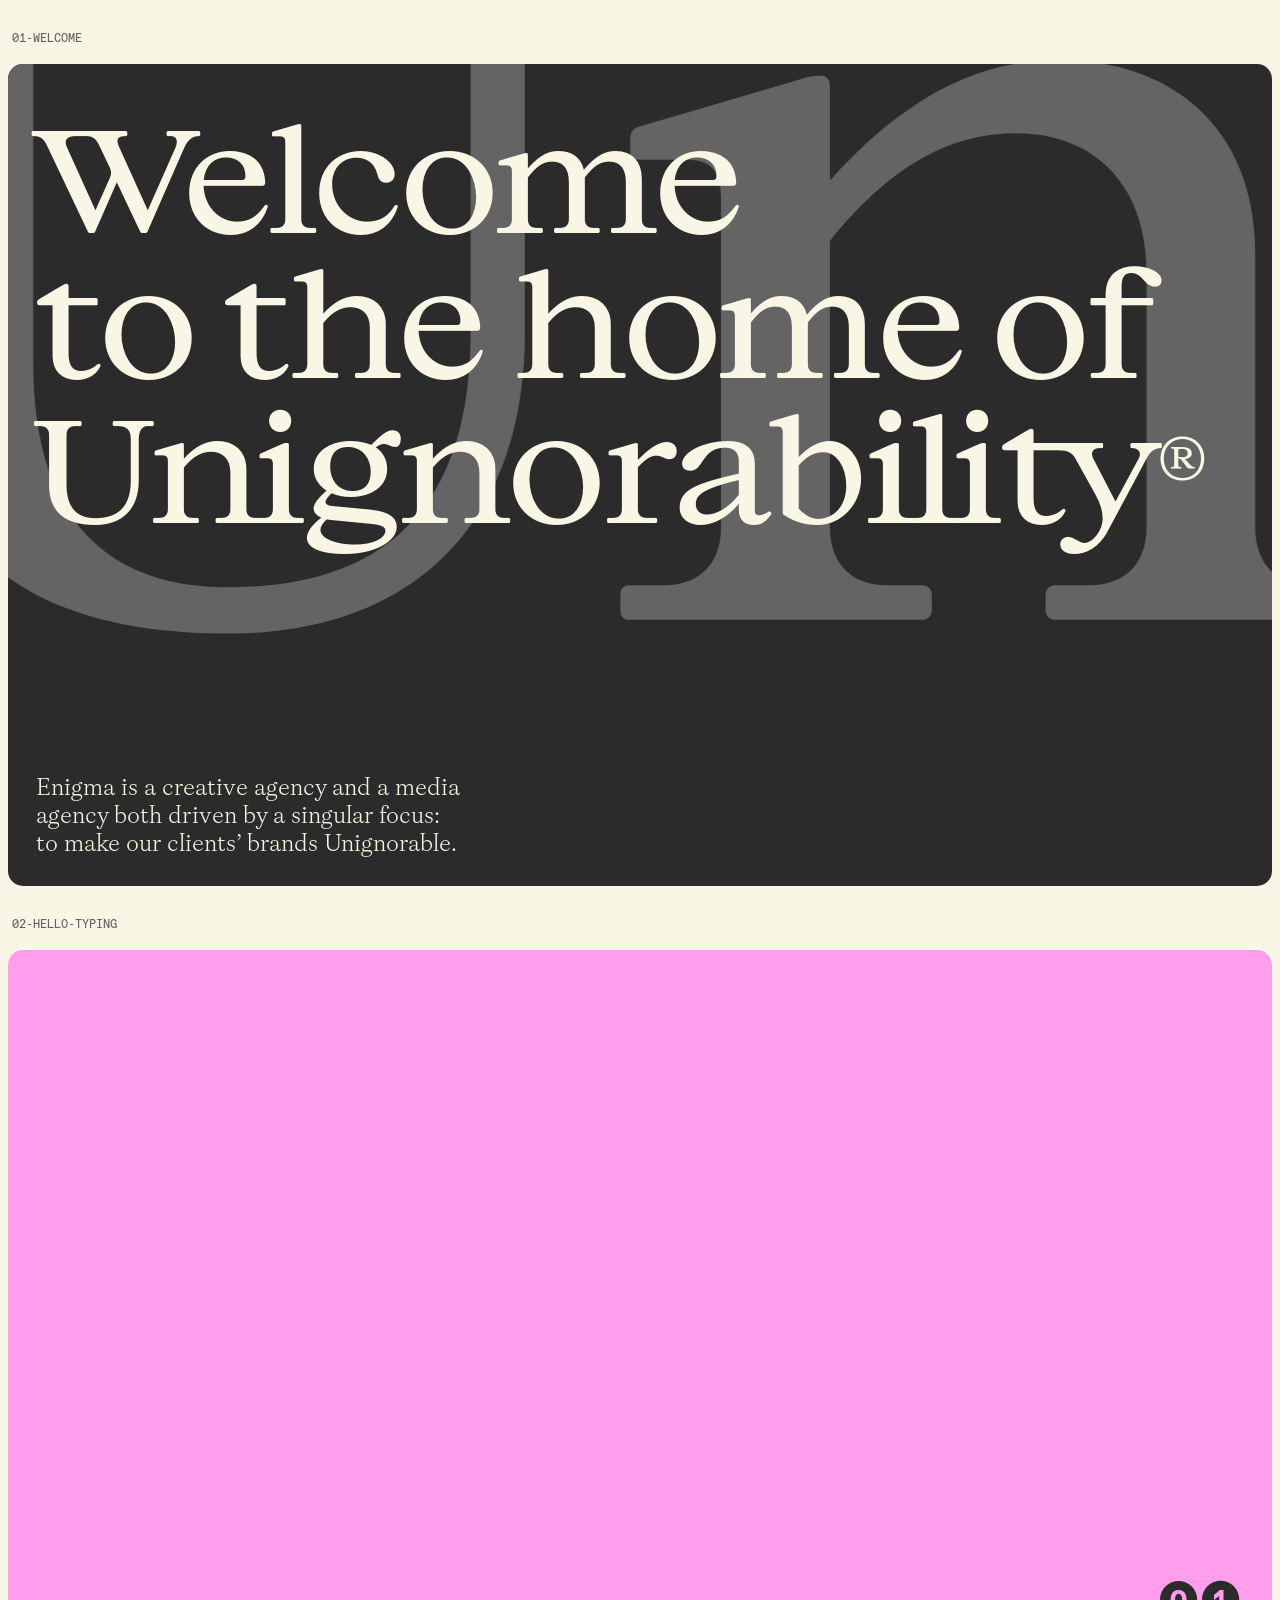
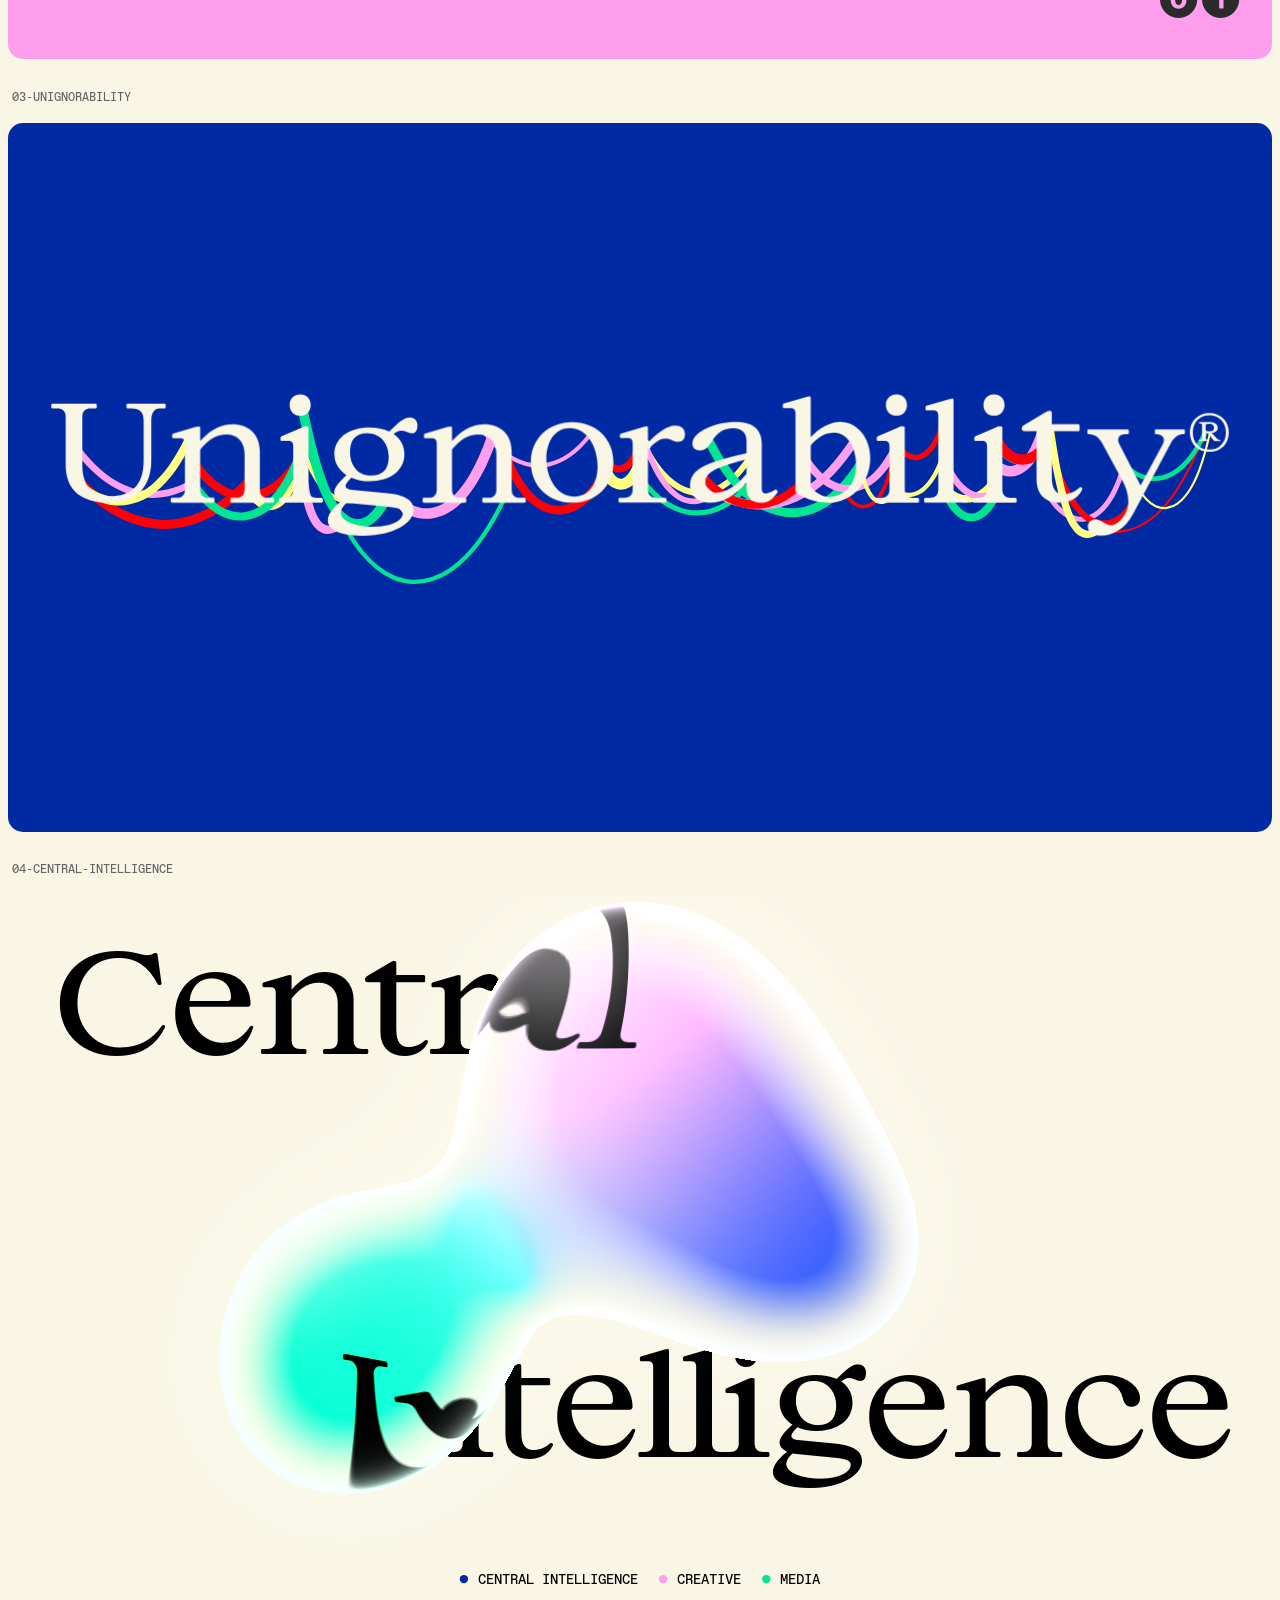
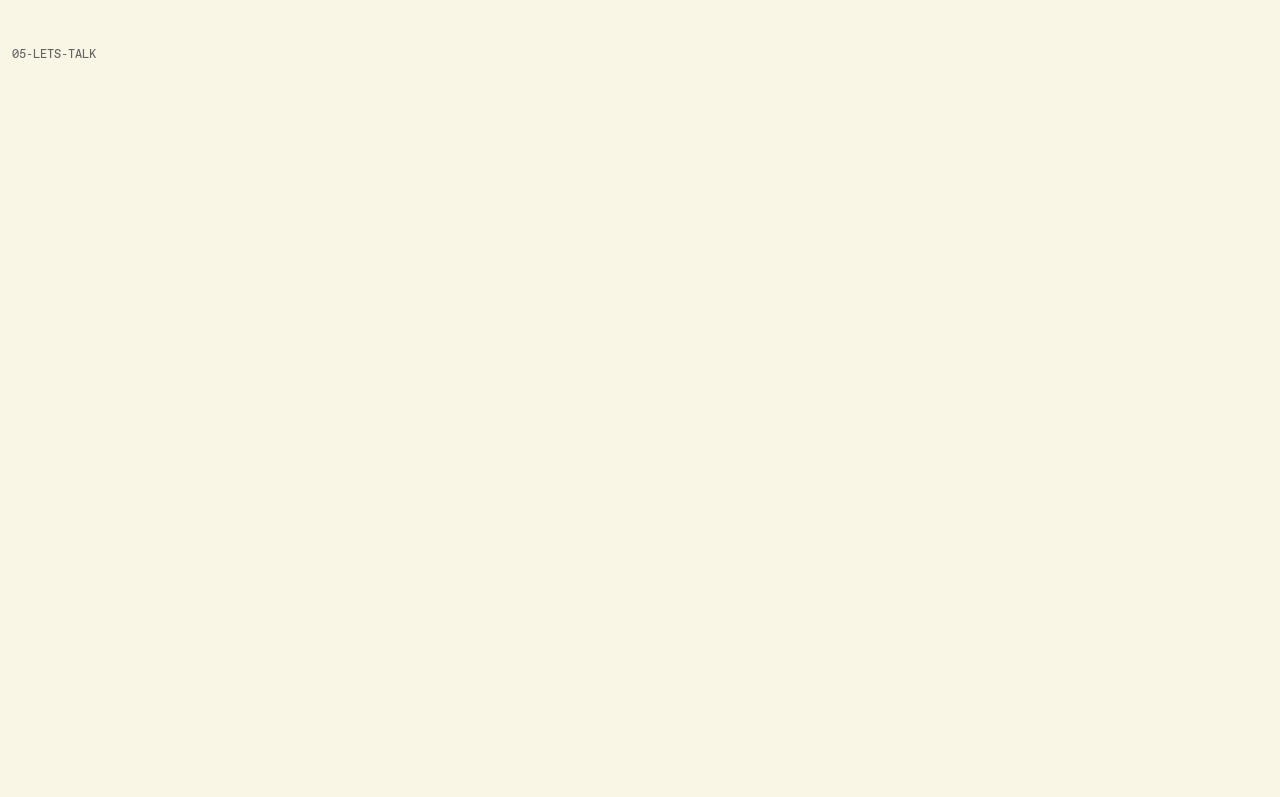
<file: sections/preview.html>
<!doctype html>
<html lang="en">
<head>
<meta charset="utf-8">
<meta name="viewport" content="width=device-width, initial-scale=1">
<title>Enigma — extracted sections preview</title>
<!-- Global first, then each section's CSS: exactly the CMS load order. -->
<link rel="stylesheet" href="/sections/_global/global.css">
<link rel="stylesheet" href="/sections/01-welcome/welcome.css">
<link rel="stylesheet" href="/sections/02-hello-typing/hello.css">
<link rel="stylesheet" href="/sections/03-unignorability/unignorability.css">
<link rel="stylesheet" href="/sections/04-central-intelligence/central-intelligence.css">
<link rel="stylesheet" href="/sections/05-lets-talk/lets-talk.css">
<style>
  body { margin: 0; background: var(--cream); }
  .harness { display: flex; flex-direction: column; gap: 8px; padding: 8px; }
  .label { font: 12px/1 "ABC Favorit Mono", monospace; text-transform: uppercase;
           color: #646464; padding: 12px 4px 0; }
</style>
</head>
<body>
<div class="harness">
  <p class="label">01-welcome</p>
<!-- ENIGMA / 01 — Welcome to the home of Unignorability®
     Dark-grey panel. A giant "Unignorability®" pans slowly behind the headline;
     a few of its characters randomly swap typeface on a loop (welcome.js). -->
<div class="en-section en-welcome">
  <div class="al-welcome">
    <div class="bigbg-wrap" aria-hidden="true">
      <div class="bigbg">
        <span class="cap">Unignorability<span class="reg">&reg;</span></span>
        <span class="cap">Unignorability<span class="reg">&reg;</span></span>
      </div>
    </div>
    <h1 class="cap">Welcome<br>to the home of<br>Unignorability<span class="reg">&reg;</span></h1>
    <p class="cap">Enigma is a creative agency and a media agency both driven by a singular focus:<br>to make our clients&rsquo; brands Unignorable.</p>
  </div>
</div>
  <p class="label">02-hello-typing</p>
<!-- ENIGMA / 02 — Hello (typewriter)
     Pink panel. The greeting types itself in, holds, deletes, and moves to the
     next language, with a blinking SVG I-beam caret. Starts when the panel
     scrolls into view. -->
<div class="en-section en-hello">
  <div class="al-title c-pink al-hello-title">
    <h2 class="cap jp">こんにちは</h2>
    <div class="num70 right cap">&#x24FF;&#x2776;</div>
  </div>
</div>
  <p class="label">03-unignorability</p>
<!-- ENIGMA / 03 — Unignorability® (kinetic letter constellation)
     Enigma-blue panel. Fifteen cream glyph outlines are damped point-mass
     springs; fourteen verlet ropes thread them in reading order and sag
     between them. Grab any letter and the whole string reacts.
     The SVG is built entirely by unignorability.js — this div is the host. -->
<div class="en-section en-unignorability">
  <div class="al-cell">
    <div class="al-constel" aria-hidden="true"></div>
  </div>
</div>
  <p class="label">04-central-intelligence</p>
<!-- ENIGMA / 04 — Central Intelligence (WebGL resin metaballs)
     Cream panel. A RawShaderMaterial raymarches three coloured metaball
     bodies and REFRACTS the headline through them — so "Central
     Intelligence" and the legend are painted by the shader into a texture,
     not laid out in the DOM. The <h1> and the key below are the accessible
     twins: visually hidden, present for assistive tech and no-WebGL readers.
     Drag anywhere in the panel to push the resin around. -->
<div class="en-section en-central-intelligence">
  <div class="al-capabilities al-resin-host" data-text="Central Intelligence">
    <h1 class="al-resin-heading">Central Intelligence</h1>
    <canvas class="al-resin-canvas"></canvas>
    <div class="al-planet-tag" data-piece="creative">
      <div class="al-planet-tag-text">
        <p class="al-planet-label"><span class="al-planet-dot"></span>Creative</p>
        <p class="al-planet-code al-planet-code-a">SDDS 55213 5518</p>
        <p class="al-planet-code al-planet-code-b">////SE 2230</p>
      </div>
    </div>
    <div class="al-planet-tag" data-piece="ci">
      <div class="al-planet-tag-text">
        <p class="al-planet-label"><span class="al-planet-dot"></span>Central Intelligence</p>
        <p class="al-planet-code al-planet-code-a">SDDS 55213 5518</p>
        <p class="al-planet-code al-planet-code-b">////SE 2230</p>
      </div>
    </div>
    <div class="al-planet-tag" data-piece="media">
      <div class="al-planet-tag-text">
        <p class="al-planet-label"><span class="al-planet-dot"></span>Media</p>
        <p class="al-planet-code al-planet-code-a">01235 55233 555488</p>
        <p class="al-planet-code al-planet-code-b">////DA 2230</p>
      </div>
    </div>
    <div class="al-planet-key">
      <span><span class="al-planet-dot c-ci"></span>Central Intelligence</span>
      <span><span class="al-planet-dot c-creative"></span>Creative</span>
      <span><span class="al-planet-dot c-media"></span>Media</span>
    </div>
  </div>
</div>
  <p class="label">05-lets-talk</p>
<!-- ENIGMA / 05 — Let's Talk!
     Cream panel, 365px display type: first line ranged left, second ranged
     right. Both words type themselves in with a blinking caret (lets-talk.js);
     the untyped remainder stays in the DOM as a hidden span so neither line
     shifts mid-type. -->
<div class="en-section en-lets-talk">
  <div class="al-lets">
    <div class="al-lets-head">
      <p class="al-lets-line">Let&rsquo;s</p>
      <p class="al-lets-line right">Talk!</p>
    </div>
    <div class="num70 cap al-lets-num">&#x24FF;&#x277B;</div>
  </div>
</div>
</div>
<script src="/sections/_global/global.js"></script>
<script src="/sections/01-welcome/welcome.js"></script>
<script src="/sections/02-hello-typing/hello.js"></script>
<script src="/sections/03-unignorability/unignorability.js"></script>
<script src="/sections/04-central-intelligence/central-intelligence.js"></script>
<script src="/sections/05-lets-talk/lets-talk.js"></script>
</body>
</html>
</file>
<file: styles.css>
/* ============================================================
   Grid Proof — Porto Rocha vs Enigma
   Static comparison. No frameworks, no JS — tabs and toggles
   are CSS-only via hidden radio/checkbox inputs.
   ============================================================ */

@font-face {
  font-family: "Enigma Large";
  src: url("fonts/Enigma-EnigmaLargeRoman.otf") format("opentype");
  font-weight: 400;
  font-style: normal;
}
@font-face {
  font-family: "Enigma Large";
  src: url("fonts/Enigma-EnigmaLargeItalic.otf") format("opentype");
  font-weight: 400;
  font-style: italic;
}
@font-face {
  font-family: "Enigma Large Extended";
  src: url("fonts/Enigma-EnigmaLargeExtended.otf") format("opentype");
  font-weight: 400;
  font-style: normal;
}
@font-face {
  font-family: "ABC Gaisyr";
  src: url("fonts/ABCGaisyr-Light.otf") format("opentype");
  font-weight: 300;
  font-style: normal;
}
@font-face {
  font-family: "ABC Gaisyr";
  src: url("fonts/ABCGaisyr-LightItalic.otf") format("opentype");
  font-weight: 300;
  font-style: italic;
}
@font-face {
  font-family: "ABC Favorit Mono";
  src: url("fonts/ABCFavoritMono-Regular.otf") format("opentype");
  font-weight: 400;
  font-style: normal;
}

:root {
  --cream: #f9f6e6;
  --black: #000000;
  /* AD: the site has NO pure white — the light ink/surface is --cream everywhere. This token is
     retained only for the dev chrome (grid overlay, fab controls, simulator bar), which is not
     shipped UI. Do not use it in an .al-* rule. */
  --white: #ffffff;
  --red: #ff0008;
  --pink: #ff9eed;
  --blue: #0029a4;
  --yellow: #ffff83;
  --green: #00e592;
  --dark-grey: #2b2b2b;
  --light-grey: #646464;
  --off-white: #eeefe7;
  /* Case-study result tiles (node 2629:3550) -- a warm grey that reads as a step down from
     --off-white on the same panel. Only used there so far. */
  --stone: #d3d1c7;

  --gap: 8px;
  /* Shared height for the top-bar controls: the All Work page's search field, its close
     button, and the homepage's ALL WORK button + dark-mode toggle. The value comes from the
     search field -- 2*16px padding + its 11.22px arrow icon, which is TALLER than the 9.8px
     cap-trimmed label and is what actually sets that field's height. The homepage button
     crossfades into the search field from an identical origin, so these must not drift. */
  --ctl-h: 43.22px;
  --radius: 15px;   /* AD: +3px, Illustrator vectors read smoother than the old 12px */

  /* Display type scales proportionally with the viewport, capped at the
     exact Figma sizes at the 1920px design width. Body/CTA/label sizes
     (24/14px) stay fixed. 164/1920 = 8.5417vw, 60/1920 = 3.125vw,
     70/1920 = 3.6458vw. */
  --h1-size: min(8.5417vw, 164px);
  --t60: min(3.125vw, 60px);
  --t70: min(3.6458vw, 70px);
}

* { box-sizing: border-box; }

html, body {
  margin: 0;
  padding: 0;
  background: var(--cream);
  color: var(--black);
  font-family: "ABC Favorit Mono", monospace;
  /* Match Figma's grayscale smoothing -- the browser default (subpixel) renders text heavier. */
  -webkit-font-smoothing: antialiased;
  -moz-osx-font-smoothing: grayscale;
}

img, svg { display: block; max-width: 100%; }

/* ---------------- Hidden control inputs ---------------- */

.ctl {
  position: fixed;   /* pinned in the viewport so label-focus doesn't scroll the page to the top */
  top: 0;
  left: 0;
  opacity: 0;
  pointer-events: none;
}

/* ---------------- View visibility ---------------- */

.view { display: none; }
#tab-porto:checked ~ #view-porto,
#tab-aldo:checked ~ #view-aldo,
#tab-proposed:checked ~ #view-proposed,
#tab-14col:checked ~ #view-14col {
  display: block;
}

/* ---------------- Layout shell ---------------- */

.grid-wrap {
  position: relative;
  display: flex;
  align-items: flex-start;
  gap: var(--gap);
  padding: var(--gap);
}

.sidebar {
  flex-shrink: 0;
  position: sticky;
  top: var(--gap);
  height: calc(100vh - 16px);
  display: flex;
  flex-direction: column;
  gap: var(--gap);
  overflow-y: auto;
  overflow-x: hidden;
}

.sidebar.w-400 { width: 400px; }
.sidebar.w-470 { width: 470px; }
.sidebar.w-310 { width: 310px; }

.main {
  flex: 1;
  min-width: 0;
  display: flex;
  flex-direction: column;
  gap: var(--gap);
}

/* Responsive display type — the Enigma views size all display type in
   container-query units relative to the MAIN column (not the viewport),
   because the sidebar is a fixed width. This keeps the text-to-column
   ratio identical at every screen size, so headline stacks/wrapping never
   change — the type just scales. At the 1920 reference (main = 1426px) each
   value resolves to the exact Figma px. Body/labels/CTA stay fixed. */
#view-aldo .main,
#view-proposed .main,
#view-14col .main {
  container-type: inline-size;
  container-name: maincol;
}

/* Each concept normalises its cqw coefficients to ITS OWN reference main
   width (Aldo main = 1426, Proposed main = 1586), so both resolve to the
   exact Figma px at the 1920 canvas and scale proportionally from there —
   Aldo's H1 = 164px @1426, Proposed's H1 = 164px @1586. */
/* --u = one Figma px expressed in container units, normalised per view to
   its own reference main width. Any measurement that should zoom with the
   column is written calc(<figma-px> * var(--u)) — exact Figma px at 1920. */
#view-aldo .main     { --u: 0.070126cqw; } /* 100 / 1426 */
#view-proposed .main { --u: 0.063052cqw; } /* 100 / 1586 */
#view-14col .main    { --u: 0.066845cqw; } /* 100 / 1496 */

/* AD 2026-08-12: THE SIDEBAR IS FLUID, NOT STEPPED.

   It used to be 470px (3 columns) above 1512 and snap to 310px (2 columns) at 1512 and below.
   The AD asked for it to shrink WITH the screen rather than jump between two sizes.

   470 and 310 were never arbitrary numbers. The page is a 12-column grid with 8px gutters and
   8px page padding, and the sidebar is the first THREE columns. Solving that for any width:

       column  = (CW - 11*8) / 12        CW = .grid-wrap content box = layout width - 16
       sidebar = 3*column + 2*8  =  0.25*CW - 6

   ...which is exactly `calc(25% - 6px)`, because a percentage on a flex item resolves against
   the flex container's content box.

   PER CENT, NOT vw, ON PURPOSE. `100vw` includes the scrollbar and this page always has one, so
   a vw-based version sits ~4px off the real grid and the sidebar edge stops landing on a grid
   line — the one thing the overlay below exists to prove.

   BOTH OLD ENDPOINTS SURVIVE, which is why nothing else had to be retuned:

       at 1920 layout ->  0.25 * 1904 - 6  =  470   (unchanged)
       at 1280 layout ->  0.25 * 1264 - 6  =  310   (the old 2-col width, now reached smoothly)

   3 columns at 1280 measure the same as 2 columns at 1920 because 1280/1920 = 2/3. So the fluid
   sidebar passes through the AD's old small-screen number exactly at the bottom of the desktop
   range, where the stacked layout takes over anyway.

   --u IS NO LONGER RENORMALISED, and that is half the fix. The 2-column state re-based it to
   1586 (the old "Proposed" view's main width) so Figma px stayed exact in that state — and that
   re-basing is what made the TYPE jump at the breakpoint alongside the width: crossing 1513->1512
   the h1 went 117px -> 98px while the sidebar went 470 -> 310. --u is a cqw coefficient, so it
   already tracks the main column continuously; with the width fluid there is nothing to re-base
   and the type simply scales.

   Capped at 470 above 1920 so nothing changes on large screens — that keeps the "fixed sidebar,
   fluid main" construction the grid overlay note below describes. Dropping the cap would make
   sidebar columns and main columns identical above 1920 too, but that is a change the AD has not
   asked for. */
@media (min-width: 1280px) {
  /* THE 1280 FLOOR IS LOAD-BEARING, for the reason the old rule documented: this is specificity
     (1,2,0) and beats the stacked `#view-aldo .al-sidebar { width: 100% }` (1,1,0) further down
     the sheet. Without the floor it would pin the stacked full-width header back to a narrow
     column across the whole tablet and phone range. */
  #view-aldo .sidebar.w-470,
  #view-aldo .fg-side.w-470 { width: clamp(310px, calc(25% - 6px), 470px); }
}

#view-aldo .main,
#view-proposed .main,
#view-14col .main {
  --h1-size: calc(164 * var(--u));
  --t60: calc(60 * var(--u));
  --t70: max(14px, calc(70 * var(--u)));       /* numeral: never below 14px */
  --bigbg-size: calc(1115.96 * var(--u));
  --leftcol-w: clamp(310px, calc(441 * var(--u)), 441px); /* floor 2 cols */
  --snip-w: calc(1318 * var(--u));
}

/* ---------------- Grid-line overlay (toggleable, spans sidebar + main) ----------------
   Built with the SAME layout mechanics as the page itself:
   a fixed-width block subdivided into the sidebar's columns, an 8px gutter,
   and a flexed block subdivided into the main columns. This guarantees the
   sidebar edge and every gutter land exactly on grid lines at ANY viewport
   width — matching how the Figma frames are constructed (fixed sidebar +
   fluid main), rather than only aligning at exactly 1920px. */

.full-grid-overlay {
  position: absolute;
  inset: 0;
  display: flex;
  gap: var(--gap);
  padding: var(--gap);
  z-index: 50;
  pointer-events: none;
  opacity: 0;
  transition: opacity 0.1s ease;
}

#grid-on:checked ~ .view .full-grid-overlay { opacity: 1; }

.fg-side {
  flex-shrink: 0;
  display: grid;
  gap: var(--gap);
}

/* Sidebar column regions — widths identical to each view's .sidebar */
.fg-side.w-400 { width: 400px; grid-template-columns: repeat(3, 1fr); } /* unit: (400−16)/3 = 128px */
.fg-side.w-470 { width: 470px; grid-template-columns: repeat(3, 1fr); } /* unit: (470−16)/3 = 151.33px */
.fg-side.w-310 { width: 310px; grid-template-columns: repeat(2, 1fr); } /* unit: (310−8)/2 = 151px */

.fg-main {
  flex: 1;
  min-width: 0;
  display: grid;
  grid-template-columns: repeat(var(--mcols), 1fr);
  gap: var(--gap);
}

.full-grid-overlay .col {
  background: rgba(255, 42, 0, 0.10);
  border-left: 2px solid rgba(255, 20, 0, 0.85);
  border-right: 2px solid rgba(255, 20, 0, 0.85);
}

.full-grid-overlay .col.is-side {
  background: rgba(0, 90, 255, 0.16);
  border-color: rgba(0, 60, 255, 0.9);
}

.full-grid-overlay .col.is-main {
  background: rgba(255, 140, 0, 0.12);
  border-color: rgba(255, 120, 0, 0.85);
}

.full-grid-overlay .col .num {
  position: sticky;
  top: 10px;
  display: block;
  width: 22px;
  height: 22px;
  margin: 6px auto 0;
  border-radius: 50%;
  background: var(--black);
  color: var(--white);
  font-family: "ABC Favorit Mono", monospace;
  font-size: 11px;
  line-height: 22px;
  text-align: center;
}

.full-grid-overlay .col.is-side .num { background: #0038ff; }
.full-grid-overlay .col.is-main .num { background: #ff5c00; }

/* ---------------- Grid legend (floating, bottom-left next to the grid button) ---------------- */

.grid-legend {
  position: fixed;
  bottom: 24px;
  left: 76px;
  z-index: 200;
  display: flex;
  gap: 8px;
  pointer-events: none;
  opacity: 0;
  transition: opacity 0.1s ease;
}

#grid-on:checked ~ .view .grid-legend { opacity: 1; }

.grid-legend span {
  font-family: "ABC Favorit Mono", monospace;
  font-size: 11px;
  text-transform: uppercase;
  padding: 8px 12px;
  border-radius: 100px;
  color: var(--white);
  box-shadow: 0 2px 10px rgba(0, 0, 0, 0.25);
}

.grid-legend .lg-side { background: #0038ff; }
.grid-legend .lg-main { background: #ff5c00; }
.grid-legend .lg-total { background: var(--black); }

/* ---------------- Floating grid toggle (bottom-left) ---------------- */

/* Design-overlay QA layer: the Figma homepage SVG at NATIVE 1920x15121 (never scaled/warped),
   pinned to the page top-left so it aligns with the Aldo layout at a 1920-wide viewport. */
.al-overlay {
  display: none;
  position: absolute;
  top: 0;
  left: 0;
  width: 1920px;
  height: 15121px;
  max-width: none;
  opacity: 0.55;
  pointer-events: none;
  z-index: 205;
}
#tab-aldo:checked ~ #overlay-on:checked ~ .al-overlay { display: block; }

.fab-overlay {
  display: none;               /* only shown on the Aldo tab */
  position: fixed;
  bottom: 76px;
  left: 16px;
  z-index: 210;
  width: 48px;
  height: 48px;
  align-items: center;
  justify-content: center;
  border-radius: 50%;
  background: var(--dark-grey);
  color: var(--cream);
  cursor: pointer;
  box-shadow: 0 4px 16px rgba(0, 0, 0, 0.3);
  transition: background 0.15s ease;
}
#tab-aldo:checked ~ .fab-overlay { display: flex; }
#overlay-on:checked ~ .fab-overlay { background: var(--green); color: var(--black); }

.fab-grid {
  position: fixed;
  bottom: 16px;
  left: 16px;
  z-index: 210;
  width: 48px;
  height: 48px;
  display: flex;
  align-items: center;
  justify-content: center;
  border-radius: 50%;
  background: var(--dark-grey);
  cursor: pointer;
  box-shadow: 0 4px 16px rgba(0, 0, 0, 0.3);
  transition: background 0.15s ease;
}

.fab-grid svg rect {
  fill: none;
  stroke: var(--white);
  stroke-width: 1.5;
  transition: fill 0.15s ease, stroke 0.15s ease;
}

#grid-on:checked ~ .fab-grid { background: var(--red); }
#grid-on:checked ~ .fab-grid svg rect {
  stroke: var(--black);
  fill: rgba(0, 0, 0, 0.35);
}

/* ---------------- Floating tab switcher (bottom-right) ---------------- */

.fab-tabs {
  position: fixed;
  bottom: 16px;
  right: 16px;
  z-index: 210;
  display: flex;
  flex-direction: column;
  align-items: stretch;
  gap: 6px;
  font-family: "ABC Favorit Mono", monospace;
}

.fab-current {
  display: flex;
  align-items: center;
  justify-content: space-between;
  gap: 14px;
  padding: 14px 18px;
  border-radius: 100px;
  background: var(--black);
  color: var(--white);
  font-size: 13px;
  text-transform: uppercase;
  letter-spacing: 0.03em;
  cursor: pointer;
  user-select: none;
  box-shadow: 0 4px 16px rgba(0, 0, 0, 0.3);
  white-space: nowrap;
}

.fab-current .cur { display: none; }
#tab-porto:checked ~ .fab-tabs .cur-porto { display: block; }
#tab-aldo:checked ~ .fab-tabs .cur-aldo { display: block; }
#tab-proposed:checked ~ .fab-tabs .cur-proposed { display: block; }
#tab-14col:checked ~ .fab-tabs .cur-14col { display: block; }

.fab-current .chev {
  flex-shrink: 0;
  transition: transform 0.15s ease;
}

#tabs-open:checked ~ .fab-tabs .fab-current .chev { transform: rotate(180deg); }

.fab-options {
  display: none;
  flex-direction: column;
  gap: 4px;
  padding: 6px;
  border-radius: 20px;
  background: var(--black);
  box-shadow: 0 4px 16px rgba(0, 0, 0, 0.3);
}

#tabs-open:checked ~ .fab-tabs .fab-options { display: flex; }

.fab-options label {
  padding: 10px 14px;
  border-radius: 14px;
  background: var(--dark-grey);
  color: var(--white);
  font-size: 12px;
  text-transform: uppercase;
  letter-spacing: 0.03em;
  cursor: pointer;
  user-select: none;
  white-space: nowrap;
}

.fab-options label .sub {
  display: block;
  font-size: 10px;
  opacity: 0.6;
  margin-top: 2px;
  text-transform: none;
  letter-spacing: 0;
}

#tab-porto:checked ~ .fab-tabs .fab-options label[for="tab-porto"],
#tab-aldo:checked ~ .fab-tabs .fab-options label[for="tab-aldo"],
#tab-proposed:checked ~ .fab-tabs .fab-options label[for="tab-proposed"],
#tab-14col:checked ~ .fab-tabs .fab-options label[for="tab-14col"] {
  background: var(--red);
  color: var(--black);
}

.fab-options label .sub { color: inherit; }

/* ---------------- Sidebar internals ---------------- */

.sb-top {
  display: flex;
  align-items: center;
  justify-content: space-between;
  padding-top: 8px;
}

/* DEAD -- .pill / .pill-icon are the pre-pivot grid-proof sidebar; nothing in index.html uses
   them (the mobile nav builds `.m-pill`). Left in place rather than deleted because this file
   still carries other pre-pivot rules, but they are why a grep for `border: 1.5px` finds hits
   that look like the Chrome rounding bug: these never render, so there is nothing to fix. */
.pill {
  border: 1.5px solid var(--black);
  border-radius: 100px;
  padding: 8px 18px;
  font-size: 13px;
  text-transform: uppercase;
  white-space: nowrap;
}

.pill-icon {
  border: 1.5px solid var(--black);
  border-radius: 100px;
  width: 34px;
  height: 30px;
  display: flex;
  align-items: center;
  justify-content: center;
}

.pill-icon i {
  width: 16px;
  height: 16px;
  border-radius: 50%;
  background: var(--black);
}

.sb-image {
  width: 100%;
  aspect-ratio: 400 / 210;
  border-radius: var(--radius);
  background:
    repeating-linear-gradient(135deg, #cfcabb 0 12px, #d9d5c8 12px 24px);
}

.sb-meta {
  display: flex;
  justify-content: space-between;
  font-size: 12px;
  text-transform: uppercase;
  padding: 0 2px;
}

.nav-list {
  display: flex;
  flex-direction: column;
  gap: var(--gap);
}

.nav-item {
  display: flex;
  align-items: center;
  padding: 16px;
  border-radius: var(--radius);
  font-size: 13px;
  text-transform: uppercase;
}

.nav-item.hero-item {
  height: 140px;
  align-items: flex-start;
}

.nav-item.c-pink   { background: var(--pink);      color: var(--red); }
.nav-item.c-blue   { background: var(--blue);      color: var(--white); }
.nav-item.c-red    { background: var(--red);       color: var(--black); }
.nav-item.c-yellow { background: var(--yellow);    color: var(--black); }
.nav-item.c-green  { background: var(--green);     color: var(--yellow); }
.nav-item.c-dark   { background: var(--dark-grey); color: var(--white); }
.nav-item.c-plain  { border-top: 1px solid rgba(0,0,0,0.15); padding: 14px 4px; border-radius: 0; }

.nav-item.c-plain .num { opacity: 0.4; margin-right: 8px; }

/* ---------------- Main content blocks (shared across Enigma views) ---------------- */

.hero {
  width: 100%;
  aspect-ratio: 1426 / 926;
  border-radius: var(--radius);
  background:
    repeating-linear-gradient(135deg, #e7e2cf 0 18px, #efebdd 18px 36px);
}

.welcome-panel {
  width: 100%;
  border-radius: var(--radius);
  background: var(--dark-grey);
  color: var(--white);
  padding: 64px 32px 32px;
  display: flex;
  flex-direction: column;
  gap: 48px;
  min-height: 60vh;
}

.welcome-panel h1 {
  font-family: "Enigma Large", serif;
  font-weight: 400;
  font-size: var(--h1-size);
  line-height: 1;
  margin: 0;
}

.welcome-panel .reg { font-size: 0.32em; vertical-align: super; }

.welcome-panel p {
  font-family: "ABC Gaisyr", serif;
  font-weight: 300;
  font-size: 24px;
  line-height: 1.35;
  max-width: 440px;
  margin: 0;
}

.divider {
  width: 100%;
  background: var(--pink);
  border-radius: var(--radius);
  padding: 16px;
  display: flex;
  justify-content: flex-end;
  font-size: 14px;
  text-transform: uppercase;
  color: var(--black);
}

/* ---------------- Enigma Aldo view (pixel-perfect from Figma) ----------------
   Geometry from Figma node 39:3968 + guide overlay in node 1:2
   ("Homepage_Enigma_Agency 1": yellow 8px gutter bars at 151.33px column
   units, 16PX/32PX measure markers, "2PX line Round corners" hairlines).
   1920 canvas: 8 + 470 sidebar + 8 + 1426 main + 8. All panel paddings
   64 top / 32 sides+bottom; dividers & menu items 42 tall via cap-trimmed
   14px mono (16px padding); all radii 12; hairlines 1420 wide. */

/* Cap-height trimming — Figma text boxes are cap/alphabetic trimmed.
   Supported in Chrome 128+/Safari 18.2+; falls back gracefully. */
.cap {
  text-box-trim: trim-both;
  text-box-edge: cap alphabetic;
}

/* Squircle corner smoothing (Figma-style continuous corners).
   Chrome 139+; older browsers keep plain rounded corners. */
.al-hero, .al-large, .al-welcome, .al-divider, .al-title, .al-graphic,
.al-cell, .al-capabilities, .al-snippet, .al-menu-item, .al-tile .timg {
  corner-shape: squircle;
}

.mono14 {
  font-family: "ABC Favorit Mono", monospace;
  font-size: 14px;
  font-weight: 400;
  line-height: normal;
  text-transform: uppercase;
  white-space: nowrap;
}

.num70 {
  font-family: "ABC Favorit Mono", monospace;
  font-size: var(--t70);
  line-height: 1;
  letter-spacing: 0.08em; /* 5.6px at 70px */
  color: var(--cream);
}

.num70.right { width: 100%; text-align: right; }
.num70:not(.right) { width: 100%; }



/* ----- Sidebar ----- */

/* Sidebar fills the viewport height (8px top + bottom margins); the open
   pink menu panel flexes to absorb the remaining space so everything fits. */
.al-sidebar { gap: 8px; overflow: hidden; }

.al-parade {
  width: 100%;
  padding: 0 0 8px; /* + 8px sidebar gap = 16px below date/time */
  display: flex;
  flex-direction: column;
  gap: 8px;
  flex-shrink: 0;
}

.al-topbar {
  width: 100%;
  display: flex;
  align-items: center;
  justify-content: space-between;
}

/* Node 4:53. Stroke is 1.5px and drawn as an inset box-shadow, not a border -- Chrome rounds
   border-width down to whole device pixels and 1.5 renders as 1 at DPR 1.

   PADDING IS 16px 24px, MATCHING .al-wp-search, NOT the node's own py-10. The All Work page's
   search field sits at the identical top-left origin (8,8) and the two crossfade into each
   other, so a height mismatch reads as a jump mid-transition. Both are now padding + a
   cap-trimmed 14px mono label, so they derive the SAME 43.22px height by construction and
   cannot drift apart if the label or padding is ever retuned. */
.al-cta {
  border: 0;
  box-shadow: inset 0 0 0 1.5px currentColor;
  border-radius: 100px;
  height: var(--ctl-h);
  padding: 0 24px;
  position: relative;
  overflow: hidden;
  display: flex;
  align-items: center;
  justify-content: center;
  /* reset, so <button class="al-cta"> matches the <span> version exactly */
  background: none;
  color: var(--black);
  font: inherit;
}

button.al-cta { cursor: pointer; }

.al-cta .cap {
  font-family: "ABC Favorit Mono", monospace;
  font-size: 14px;
  text-transform: uppercase;
  white-space: nowrap;
  text-box-trim: trim-both;
  text-box-edge: cap alphabetic;
  position: relative;      /* sits above the hover fill */
  z-index: 1;
}

/* The top-bar ALL WORK button inverts to a black fill with white text on hover. In dark mode
   the button is cream-on-black, so the fill (currentColor) is cream and the label goes black.
   Scoped to its own class -- setting --cta-ink on .al-cta would override the value the
   contact TILES set on their pills. */
.al-cta-topbar { --cta-ink: var(--cream); }
body.dark .al-cta-topbar { --cta-ink: var(--black); }

/* Contact "Talk to ..." -- full-width pill at the foot of each contact tile (node 2022:2596). */
/* NB: the 1.5px stroke is an inset box-shadow, NOT a border. Chrome rounds `border-width`
   down to whole device pixels, so `1.5px` renders as 1px on a DPR-1 display (verified:
   computed style came back "1px"). A box-shadow ring is antialiased and holds a true 1.5. */
.al-cta.al-cta-xl {
  position: relative;
  overflow: hidden;
  width: 100%;
  height: calc(76 * var(--u));
  border: 0;
  box-shadow: inset 0 0 0 1.5px currentColor;
  padding: 0 calc(72 * var(--u));
  color: inherit;
  text-decoration: none;
  flex-shrink: 0;
  cursor: pointer;
}

/* Hover fill. Clipped to the pill by the parent's overflow, and painted in currentColor --
   which is already the stroke colour, so the border needs no separate tween. Faded by GSAP.
   Lives on the BASE so both the contact pills and the top-bar ALL WORK button can use it. */
.al-cta .al-cta-fill {
  position: absolute;
  inset: 0;
  border-radius: inherit;
  background: currentColor;
  opacity: 0;
  pointer-events: none;
}

.al-cta.al-cta-xl .cap { font-size: max(16px, calc(24 * var(--u))); }

/* Careers "Apply now" -- taller, thinner-stroked variant of the CTA pill (node 2022:2442). */
.al-cta.al-cta-lg {
  height: 42px;
  border: 0;
  box-shadow: inset 0 0 0 1.5px currentColor;   /* same 1.5px rounding issue as .al-cta-xl */
  padding: 0 24px;
  color: var(--black);
  text-decoration: none;
  flex-shrink: 0;
  align-self: flex-start;
}

/* ----- Careers (node 2022:2522) ----- */

.al-careers-copy {
  width: 100%;
  background: var(--cream);
  display: flex;
  flex-direction: column;
  align-items: center;
  flex-shrink: 0;
}

.al-careers-copy > .inner {
  width: 100%;
  padding: calc(96 * var(--u)) calc(5 * var(--u)) calc(32 * var(--u));
  display: flex;
  flex-direction: column;
  gap: var(--gap);
}

.al-cr-row {
  width: 100%;
  display: flex;
  flex-direction: column;
}

/* The rule is the hero of this section, so it leads the motion: it wipes in from the left,
   and the type rises out from underneath it. Because the rule physically sits directly above
   the copy, that relationship is real and needs no occlusion machinery to sell it. */
.al-cr-row .hl-line { transform-origin: 0% 50%; }

/* Clips the type so it can rise from behind its rule. The padding/negative-margin pair gives
   the clip box room for descenders (the y of "Are you" hangs below the cap-trimmed box)
   without shifting the layout by a pixel. */
.al-cr-mask {
  flex: 1 0 0;
  min-width: 0;
  overflow: hidden;
  padding-bottom: calc(40 * var(--u));
  margin-bottom: calc(-40 * var(--u));
}

.al-cr-bodyrow .al-cr-mask {
  padding-bottom: calc(10 * var(--u));
  margin-bottom: calc(-10 * var(--u));
}

.al-cr-slat {
  width: 100%;
  display: flex;
  flex-direction: column;
}

/* Rule sits above the copy; the copy container carries the 96px breathing room. */
.al-cr-copy {
  width: 100%;
  padding: calc(96 * var(--u)) calc(32 * var(--u));
  display: flex;
  align-items: center;
}

.al-cr-title {
  margin: 0;
  width: 100%;          /* the flex sizing now lives on .al-cr-mask */
  font-family: "Enigma Large", serif;
  font-weight: 400;
  font-size: var(--h1-size);
  line-height: 1;
  color: var(--black);
  text-box-trim: trim-both;
  text-box-edge: cap alphabetic;
}

/* Body copy is pushed right by a 664px indent and fills what's left. */
.al-cr-bodyrow {
  justify-content: flex-end;
  padding-left: calc(664 * var(--u));
  padding-right: calc(32 * var(--u));
}

.al-cr-body {
  margin: 0;
  width: 100%;          /* the flex sizing now lives on .al-cr-mask */
  font-family: "ABC Gaisyr", serif;
  font-weight: 300;
  font-size: max(16px, calc(24 * var(--u)));
  line-height: 1.2;
  color: var(--black);
  text-box-trim: trim-both;
  text-box-edge: cap alphabetic;
}

.al-cr-link {
  color: inherit;
  text-decoration: underline;
  text-underline-position: from-font;
}

/* The closing rule is inset by the block's own 5px padding rather than full-bleed. */
.al-cr-endline { width: calc(100% - calc(10 * var(--u))); }

.al-careers-list {
  width: 100%;
  display: flex;
  flex-direction: column;
  flex-shrink: 0;
}

.al-acc {
  width: 100%;
  padding-top: calc(32 * var(--u));
  display: flex;
  flex-direction: column;
}

.al-acc-status {
  display: flex;
  align-items: center;
  gap: 10px;
  padding: 0 calc(32 * var(--u));
  margin-bottom: calc(96 * var(--u));
}

/* Rows 2+ keep the status block's height so every row aligns, but hide it. */
.al-acc-status.is-spacer { visibility: hidden; }

/* AD 2026-07-30: the "current openings" dot pulses gently — a slow breath on the halo ring, not
   the dot itself, so the 10px core stays crisp and the row's layout never moves. Animating the
   box-shadow spread costs no reflow (it paints outside the element's box), which is why this can
   run indefinitely on a page already carrying a physics sim and a WebGL scene. */
@keyframes al-dot-pulse {
  0%, 100% { box-shadow: 0 0 0 3px rgba(0, 229, 146, 0.38); }
  50%      { box-shadow: 0 0 0 8px rgba(0, 229, 146, 0.08); }
}

.al-acc-dot {
  width: 10px;
  height: 10px;
  border-radius: 100px;
  background: var(--green);
  box-shadow: 0 0 0 4px rgba(0, 229, 146, 0.3);
  flex-shrink: 0;
  animation: al-dot-pulse 3.2s ease-in-out infinite;
}

/* The hidden twin on rows 2+ reserves height only (visibility: hidden) — no need to animate it. */
.al-acc-status.is-spacer .al-acc-dot { animation: none; }

.al-acc-h { margin: 0; }

.al-acc-head {
  width: 100%;
  padding: 0 calc(32 * var(--u));
  display: flex;
  align-items: center;
  gap: 10px;
  background: none;
  border: 0;
  cursor: pointer;
  font: inherit;
  color: inherit;
  text-align: left;
}

.al-acc-title {
  flex: 1 0 0;
  min-width: 0;
  font-family: "ABC Favorit Mono", monospace;
  font-weight: 400;
  font-size: max(16px, calc(24 * var(--u)));
  line-height: normal;
  color: var(--black);
  text-transform: uppercase;
  text-box-trim: trim-both;
  text-box-edge: cap alphabetic;
}

.al-acc-arrow {
  width: 11.52px;
  height: 12.48px;
  flex-shrink: 0;
  color: var(--black);
  transform: scaleY(-1);          /* collapsed = pointing down */
  transform-origin: 50% 50%;
}

.al-acc.is-open .al-acc-arrow { transform: scaleY(1); }

/* Height is animated by JS; overflow must clip while it does. */
.al-acc-panel { overflow: hidden; }

.al-acc-body {
  padding: calc(64 * var(--u)) calc(32 * var(--u)) 0;
  display: flex;
  flex-direction: column;
  gap: calc(64 * var(--u));
}

.al-acc-body p {
  margin: 0;
  font-family: "ABC Gaisyr", serif;
  font-weight: 300;
  font-size: max(16px, calc(24 * var(--u)));
  line-height: 1.2;
  color: var(--black);
}

.al-acc > .hl { margin-top: calc(32 * var(--u)); }

.al-careers-end {
  width: 100%;
  padding: calc(96 * var(--u)) calc(32 * var(--u)) calc(32 * var(--u));
  display: flex;
  align-items: center;
  justify-content: space-between;
  flex-shrink: 0;
}

.al-careers-end .num70 { color: var(--dark-grey); width: auto; }

/* AD 2026-07-29 -- dark mode for the whole Careers block.
   .al-careers-copy is a FLAT cream band (no radius), so it follows the .al-textcomp rule
   rather than the card rule: it goes black and blends into the backdrop, with the rules and
   type doing the defining. The openings accordion below already sits on the backdrop, so it
   only needs its ink flipped. The .hl rules carry an inline fill="#000" on the <rect>, which a
   CSS `fill` beats (presentation attributes lose to any rule), so no markup change is needed. */
body.dark .al-careers-copy { background: var(--black); }
body.dark .al-cr-title,
body.dark .al-cr-body,
body.dark .al-cr-link { color: var(--cream); }
body.dark .al-careers-copy .hl rect,
body.dark .al-careers-list .hl rect { fill: var(--cream); }

/* Job listings: titles, arrows, the "current openings" label and the expanded descriptions. */
body.dark .al-acc-status,
body.dark .al-acc-title,
body.dark .al-acc-arrow,
body.dark .al-acc-body p { color: var(--cream); }

/* ----- Contact (node 2111:10499) ----- */

/* "Let's Talk!" -- 365px display type, first line ranged left, second ranged right. */
.al-lets {
  width: 100%;
  height: calc(800 * var(--u));
  background: var(--cream);
  border-radius: var(--radius);
  corner-shape: squircle;
  overflow: hidden;
  padding: calc(64 * var(--u)) calc(32 * var(--u)) calc(32 * var(--u));
  display: flex;
  flex-direction: column;
  justify-content: space-between;
  align-items: flex-start;
  flex-shrink: 0;
}

.al-lets-head {
  width: 100%;
  display: flex;
  flex-direction: column;
  gap: calc(70 * var(--u));
  flex-shrink: 0;      /* the panel has a fixed height; without this the lines get squashed */
}

.al-lets-line {
  margin: 0;
  width: 100%;
  flex-shrink: 0;
  font-family: "Enigma Large", serif;
  font-weight: 400;
  font-size: calc(365 * var(--u));
  line-height: 1;
  color: var(--black);
  text-box-trim: trim-both;
  text-box-edge: cap alphabetic;
}

/* Ranged right, but held clear of the panel edge so the caret parked after "Talk!" has room
   to sit and blink in full view. The caret's own right margin only bought ~17px, which read
   as clipped. */
.al-lets-line.right {
  text-align: right;
  padding-right: calc(64 * var(--u));
}

/* Caret for the "Let's Talk!" typewriter. The line box is trimmed cap-to-baseline, so the
   caret is sized off the cap height rather than the em (1em would tower over the caps).
   `brightness(0)` blacks out the shared red caret asset -- same trick the dark-mode logo uses,
   so it doesn't need its own file. */
.al-lets-line .type-cursor {
  display: inline-block;
  height: 0.7em;        /* == the cap height the trimmed line box measures, so parking the
                           caret on a line doesn't nudge that line taller */
  width: auto;
  margin: 0 0.05em;
  vertical-align: baseline;
  filter: brightness(0);
  transition: opacity 0.08s linear;
}

/* The untyped remainder: holds its space so the line keeps full width and height. */
.al-lets-rest { visibility: hidden; }

/* Fixed-width run (width pinned by JS to the finished word + caret). The line's own
   text-align places the run; inside it the text is always ranged left, so the word types
   left-to-right no matter which way the line itself is ranged. */
.al-lets-run {
  display: inline-block;
  text-align: left;
  white-space: nowrap;
}

.al-lets-num { color: var(--dark-grey); width: 100%; }

/* AD 2026-07-29 -- dark mode. Black, per AD call: the panel drops its card edges and reads as
   type sitting straight on the backdrop, the same way the Careers band does. (Dark grey was
   tried first, to keep the squircle visible; the AD preferred the type standing alone.)
   The caret swaps to a cream copy of the asset rather than being filtered: `brightness(0)
   invert(1)` lands on pure white, and the AD has already called cream-not-white elsewhere.
   Same asset-swap approach as the sidebar logo. */
body.dark .al-lets { background: var(--black); }
body.dark .al-lets-line { color: var(--cream); }
body.dark .al-lets-num { color: var(--cream); }
body.dark .al-lets-line .type-cursor {
  filter: none;
  content: url("assets/aldo/cursor-cream.svg");
}

.al-contacts {
  width: 100%;
  display: flex;
  gap: var(--gap);
  align-items: stretch;
  flex-shrink: 0;
}

.al-contact-tile {
  flex: 1 1 0;
  min-width: 0;
  height: calc(802 * var(--u));
  border-radius: var(--radius);
  corner-shape: squircle;
  overflow: hidden;
  padding: calc(32 * var(--u));
  display: flex;
  flex-direction: column;
  justify-content: space-between;
  align-items: flex-start;
}

.al-contact-tile.c-red    { background: var(--red);    color: var(--black); }
.al-contact-tile.c-blue   { background: var(--blue);   color: var(--cream); }
.al-contact-tile.c-yellow { background: var(--yellow); color: var(--black); }

/* --cta-ink = the CTA label colour once the pill fills on hover (nodes 2059:10272 / 10280 /
   10286). Blue and yellow take their own tile colour; RED takes cream, not red -- red on
   black vibrates, and the design says cream. Literal hex on purpose: JS reads this with
   getPropertyValue() to tween the label, and a var() reference comes back unresolved. */
.al-contact-tile.c-red    { --cta-ink: #f9f6e6; }
.al-contact-tile.c-blue   { --cta-ink: #0029a4; }
.al-contact-tile.c-yellow { --cta-ink: #ffff83; }

.al-contact-top {
  width: 100%;
  display: flex;
  flex-direction: column;
  gap: calc(32 * var(--u));
}

.al-contact-q {
  margin: 0;
  width: 100%;
  font-family: "Enigma Large", serif;
  font-weight: 400;
  font-size: var(--t60);
  line-height: 1.2;
  color: inherit;
  text-box-trim: trim-both;
  text-box-edge: cap alphabetic;
}

/* Node 4:65. 1.5px stroke (inset box-shadow, same DPR reason as .al-cta), radius 140.
   Height matches the top bar's new 43.22px, which is what finally makes the node's own numbers
   resolve: at this height its 26.6px knob and 8.4px horizontal inset are exactly right (they
   only looked impossible against the old 30px pill). Width keeps the original 49/30 aspect. */
.al-toggle {
  position: relative;
  width: 70.6px;
  height: var(--ctl-h);
  border: 0;
  color: var(--black);
  box-shadow: inset 0 0 0 1.5px currentColor;
  border-radius: 140px;
  padding: 0;
  background: transparent;
  cursor: pointer;
  flex-shrink: 0;
  transition: color 0.4s ease;
}
/* AD 2026-08-04: knob enlarged to sit on a flat 6px inset all round (was 8.4px / 26.6px from
   node 4:65). Derived from --ctl-h rather than hardcoded, so the toggle stays exactly as tall as
   the ALL WORK button it sits beside and the two can't drift:
     knob   = --ctl-h - 2*6                     = 31.22px
     travel = 70.6 - 2*6 - knob = 70.6 - --ctl-h = 27.38px  (was 27.2 -- the slide is unchanged)
   The pill width stays at the drawn 70.6px; only the circle grew. */
.al-toggle-knob {
  position: absolute;
  top: 50%;
  left: 6px;
  width: calc(var(--ctl-h) - 12px);
  height: calc(var(--ctl-h) - 12px);
  border-radius: 50%;
  background: var(--black);
  transform: translateY(-50%);
  /* soft, slow slide */
  transition: transform 0.75s cubic-bezier(0.4, 0, 0.2, 1),
              background-color 0.7s ease;
}

/* ===== Dark mode — Enigma concepts only =====
   Only the site backdrop changes (cream -> solid black); brand tile colours are
   untouched. Backdrop is BLACK (not dark grey) so the dark-grey Contact tile and
   the dark-grey Welcome section stay distinct. Neutral right-column sections stay
   cream and read as rounded cards. Toggle lives top-right of each Enigma sidebar. */
body.dark:has(#tab-aldo:checked),
body.dark:has(#tab-proposed:checked),
body.dark:has(#tab-14col:checked) {
  background: var(--black);
}
/* soft, slow crossfade when switching light <-> dark */
body,
.al-hero, .al-capabilities, .al-large,
.al-cta, .al-date, .al-toggle {
  transition: background-color 0.7s ease, color 0.7s ease, border-color 0.7s ease;
}
/* neutral sections -> cream cards (branded coloured tiles + the grey sections keep their colour) */
body.dark .al-hero,
body.dark .al-capabilities,
body.dark .al-large {
  background: var(--cream);
}
/* The 3D planet is its own always-blue "sky", not a neutral card -- keep it in dark mode too. */
body.dark .al-capabilities.al-planet-host {
  background: linear-gradient(to top, #569dd2 9%, #023184 100%);
}
/* text components carry top/bottom divider hairlines that cut a rounded corner, so in dark mode
   they go BLACK (blend into the backdrop) with WHITE dividers + white text -- the hairlines
   define them per the grid, no cut-corner. Coloured accent words are kept (see randomiseWords). */
body.dark .al-textcomp {
  background: var(--black);
  color: var(--cream);
}
body.dark .al-textcomp .bigtext { color: var(--cream); }
body.dark .al-textcomp .num70 { color: var(--cream) !important; }
body.dark .al-textcomp .hl rect { fill: var(--cream); }
/* AD: the blue "Unignorability" words sit on the black textcomp in dark mode -> use green instead
   (blue is hard to read on black). Matches the born-of accent-word remap in randomiseWords(). */
body.dark .al-textcomp .c-blue-t { color: var(--green); }
/* Solid brand-colour textcomp (c-blue, "Our practice") is a coloured tile, not a neutral card --
   it keeps its own colour in dark mode instead of flipping to black like the others. */
body.dark .al-textcomp.c-blue { background: var(--blue); color: var(--cream); }
/* sidebar top bar text/borders stay readable on the dark backdrop */
body.dark .al-cta { color: var(--cream); }   /* ring is currentColor now, so this covers both */
/* AD 2026-07-29: ...but NOT the contact tiles' pills. Those sit on branded red/blue/yellow
   cards that don't change in dark mode, so their pills must not either. `.al-cta.al-cta-xl`
   already sets `color: inherit` (pill takes its tile's ink) -- the blanket rule above is just
   more specific and was overriding it, flipping the red and yellow pills from black to cream.
   Restoring `inherit` at higher specificity makes dark identical to light. --cta-ink, which
   drives the hover fill, is set per tile and was never touched by dark mode. */
body.dark .al-contact-tile .al-cta { color: inherit; }
body.dark .al-date { color: var(--cream); }
/* work-tile captions sit on the backdrop -> cream in dark mode (AD: use cream, not white) */
body.dark .al-tile .tcontent { color: var(--cream); }
/* toggle: knob slides right + flips to cream */
body.dark .al-toggle { color: var(--cream); }   /* ring is currentColor now */
body.dark .al-toggle-knob {
  /* travel = width - 2*inset - knob, and the insets cancel: 70.6 - --ctl-h */
  transform: translate(calc(70.6px - var(--ctl-h)), -50%);
  background: var(--cream);
}
.al-toggle:focus-visible { outline: 2px solid var(--blue); outline-offset: 2px; }

.al-toggle img { width: 19px; height: 19px; }

/* AD 2026-08-04: the parade now carries its own breathing room. The supplied art is a 940x596
   canvas with the lockup inset at L55/T86/R61/B87, so the spacing is baked into the asset and
   scales with it -- the old CSS inset (88.86% width + 8px block padding) would double up on it.
   Hence width:100% and no padding here: the rendered LOCKUP stays the size it always was, and
   the extra canvas is the new margin. Don't "tidy" these back to the old values. */
.al-logo {
  width: 100%;
  overflow: hidden;
}

.al-logo img {
  display: block;
  width: 100%;
  height: auto;
  margin: 0 auto;
}
/* dark mode: swap the black parade art for the cream one. parade-cream.png is the EXACT same crop
   (940x596, pixel-identical silhouette) as parade-light.png, so a display toggle keeps identical
   position -- no filter, no clipping (the old parade-white.png was a different crop, hence the
   retired filter hack). */
.al-logo .logo-dark { display: none; }
body.dark .al-logo .logo-light { display: none; }
body.dark .al-logo .logo-dark { display: block; }

/* Short desktop windows. The sidebar is a fixed-height sticky column with `overflow: hidden`,
   so every px the parade gains comes straight out of .al-nav -- and the baked spacing made the
   block ~72px taller, which moved the point where the last nav item (CONTACT) gets clipped from
   a ~530px viewport up to ~630px. Capping the art below 720px tall puts that threshold back
   well clear. `object-fit: contain` keeps the lockup centred inside its own margin as it
   shrinks, so the spacing stays proportional instead of being cropped off. */
@media (min-width: 1280px) and (max-height: 720px) {
  .al-logo img {
    max-height: 30vh;
    object-fit: contain;
  }
}

.al-date {
  width: 100%;
  padding: 0 16px;
  display: flex;
  align-items: center;
  justify-content: space-between;
  font-family: "ABC Favorit Mono", monospace;
  font-size: 14px;
  text-transform: uppercase;
  white-space: nowrap;
}

.al-nav {
  width: 100%;
  flex: 1;
  min-height: 0;
  display: flex;
  flex-direction: column;
  gap: 8px;
}

.al-menu-item {
  position: relative;
  width: 100%;
  padding: 16px;
  border-radius: var(--radius);
  display: flex;
  align-items: flex-start;   /* label pins top-left; identical to centre when collapsed (no free space) */
  overflow: hidden;
  cursor: pointer;
  font-family: "ABC Favorit Mono", monospace;
  font-size: 14px;
  text-transform: uppercase;
  white-space: nowrap;
  transition: filter 0.25s ease;
  min-height: 0;
  /* A collapsed item is 41.8px of chrome (16px padding + a cap-trimmed 14px label) and must
     never be compressed to make room for something else in the rail. Without this, anything
     that overfills the column -- an expanded tile with real content in it, a sixth nav item --
     is silently paid for by squashing every other item, which changes the look of the whole
     menu far from the thing that actually grew. Only the expanded tile flexes. */
  flex-shrink: 0;
}

/* Per-section scroll-progress indicator (desktop): an 8px dot on the right of
   the expanded tile that travels top->bottom as you scroll through the section.
   Colour = the tile's text colour (currentColor) so it always contrasts.
   `top` is set by JS; only shown on the open tile. */
.al-scroll-dot {
  position: absolute;
  right: 16px;
  top: 16px;
  width: 8px;
  height: 8px;
  border-radius: 50%;
  background: currentColor;
  opacity: 0;                       /* fade + visibility handled by GSAP (autoAlpha) */
  visibility: hidden;
  pointer-events: none;
}

/* Expansion is driven by GSAP (inline flex-grow). This is the no-JS fallback:
   the first link (Hello) opens by default. Figma open height = 400px, but it
   flexes to fill the sidebar. */
.al-nav > .al-menu-item:first-child { flex-grow: 1; }

.al-menu-item:hover { filter: brightness(1.06); }
.al-menu-item.is-open:hover { filter: none; }

.al-menu-item.c-pink   { background: var(--pink);      color: var(--red); }
.al-menu-item.c-blue   { background: var(--blue);      color: var(--cream); }
.al-menu-item.c-red    { background: var(--red);       color: var(--black); }
.al-menu-item.c-yellow { background: var(--yellow);    color: var(--black); }
.al-menu-item.c-green  { background: var(--green);     color: var(--yellow); }
.al-menu-item.c-dark   { background: var(--dark-grey); color: var(--cream); }

/* ----- Main hero / large image ----- */

.al-hero, .al-large {
  width: 100%;
  border-radius: var(--radius);
  overflow: hidden;
  background: var(--cream);
  flex-shrink: 0;
}

/* Exact design heights (Figma px via --u) so they line up with the overlay at 1920,
   deterministically -- NOT 100vh, which drifts with window height. */
.al-hero  { height: calc(926.5 * var(--u)); }
.al-large { height: calc(800 * var(--u)); }

.al-hero img, .al-large img {
  width: 100%;
  height: 100%;
  object-fit: cover;
  max-width: none;
}

/* ----- Fearless Play -- the live Talent snippet (cursor-driven image trail) -----
   Rides ON TOP of .al-snippet, which already supplies the panel geometry, the --snip-w
   headline width and the mobile overrides. The export this was ported from happened to be
   built from the very same component (its --s/1586 reference, 800 height, 64/32/72 padding,
   1318 headline and 0.645em trademark all match exactly), so only the deltas live here. */

.al-fp {
  isolation: isolate;      /* MUST create a stacking context -- the split chars and trail run
                              z-index 90..~400 and would otherwise punch through the FABs
                              (z 205) and the grid/design overlays. */
  background: var(--black);
}

.al-fp-bg {
  position: absolute;
  inset: 0;
  width: 100%;
  height: 100%;
  object-fit: cover;
  max-width: none;
  border-radius: inherit;
  pointer-events: none;
  z-index: 0;
}

.al-fp-headline {
  position: relative;
  z-index: 1;
  margin: 0;
  font-weight: 400;
  letter-spacing: 0;
  pointer-events: none;
}

/* Approximation -- the spec gave the glyph size but not a baseline offset. The 0.645em
   size itself comes from .al-snippet .headline .tm. */
.al-fp-headline .tm { vertical-align: 0.35em; }

/* AD 2026-08-06: the cursor image-trail is gone, and with it every rule that served it --
   `.al-fp-headline.is-split` (collapsed the source h2 once its chars were reparented),
   `.al-fp-char` (the absolutely positioned split glyphs) and `.al-fp-item` / its `img` /
   `.is-contain` (the 10-element trail pool). The headline is a plain <h2> again and the panel
   is a single rolling <img class="al-fp-bg">, which carries its own `object-fit: cover` above.
   Deleted rather than left commented: nothing builds those elements any more, so a stale rule
   here would only look like a live component to the next person reading the sheet. */

@media (prefers-reduced-motion: reduce) {
  /* The openings dot's pulse is decorative; hold it at its rest ring instead. */
  .al-acc-dot { animation: none; box-shadow: 0 0 0 4px rgba(0, 229, 146, 0.3); }
}

/* ----- Welcome panel ----- */

.al-welcome {
  width: 100%;
  height: calc(927 * var(--u));
  background: var(--dark-grey);
  border-radius: var(--radius);
  padding: calc(64 * var(--u)) calc(32 * var(--u)) calc(32 * var(--u));
  position: relative;
  overflow: hidden;
  display: flex;
  flex-direction: column;
  justify-content: space-between;
  align-items: flex-start;
  color: var(--cream);
  flex-shrink: 0;
}

/* Big background "Unignorability(R)" — a slow, seamless looping horizontal pan.
   The wrapper owns the vertical position (CSS transform), and the inner .bigbg
   track (two copies) is panned by GSAP via xPercent so the transforms don't
   collide. Two identical copies + a -50% loop = a seamless marquee at any size. */
.al-welcome .bigbg-wrap {
  position: absolute;
  left: 0;
  top: calc(879 * var(--u));
  transform: translateY(-100%);
  white-space: nowrap;
  pointer-events: none;
  overflow: visible;
}
.al-welcome .bigbg {
  display: flex;
  width: max-content;
  will-change: transform;
}
.al-welcome .bigbg > span {   /* direct children only (the 2 word copies) -- NOT the per-char .ch spans */
  display: block;
  padding-right: 0.18em;   /* gap between the two copies */
  font-family: "Enigma Large", serif;
  font-size: var(--bigbg-size);
  line-height: 1;
  color: var(--light-grey);
  white-space: nowrap;
}
.al-welcome .bigbg .reg {
  display: inline;
  font-size: 0.3225em;      /* superscript registered mark */
  vertical-align: super;
  padding-right: 0;
}

.al-welcome h1 {
  position: relative;
  margin: 0;
  font-family: "Enigma Large", serif;
  font-weight: 400;
  font-size: var(--h1-size);
  line-height: 1;
  white-space: nowrap;
}

.al-welcome h1 .reg { font-size: 0.3225em; vertical-align: super; }

.al-welcome p {
  position: relative;
  margin: 0;
  font-family: "ABC Gaisyr", serif;
  font-weight: 300;
  font-size: 24px;
  line-height: 28px;
  width: 438px;
  max-width: 100%;
  white-space: pre-wrap;
}

/* ----- Sections / dividers / titles ----- */

.al-section {
  width: 100%;
  display: flex;
  flex-direction: column;
  gap: 8px;
}

.al-divider {
  width: 100%;
  padding: 16px;
  border-radius: var(--radius);
  display: flex;
  align-items: center;
  justify-content: flex-end;
}

.al-divider .cap {
  font-family: "ABC Favorit Mono", monospace;
  font-size: 14px;
  text-transform: uppercase;
  white-space: nowrap;
}

.al-divider.c-pink   { background: var(--pink);   color: var(--black); }
.al-divider.c-blue   { background: var(--blue);   color: var(--cream); }
.al-divider.c-red    { background: var(--red); }
.al-divider.c-yellow { background: var(--yellow); color: var(--black); }
.al-divider.c-green  { background: var(--green);  color: var(--yellow); }
.al-divider.c-black  { background: var(--black);  color: var(--cream); }

.al-title {
  width: 100%;
  height: calc(800 * var(--u));
  border-radius: var(--radius);
  padding: calc(64 * var(--u)) calc(32 * var(--u)) calc(32 * var(--u));
  display: flex;
  flex-direction: column;
  justify-content: space-between;
  align-items: flex-start;
  overflow: hidden;
  flex-shrink: 0;
}

.al-title h2 {
  margin: 0;
  font-family: "Enigma Large", serif;
  font-weight: 400;
  font-size: var(--h1-size);
  line-height: 1;
  white-space: nowrap;
}

.al-title.c-pink   { background: var(--pink); }
.al-title.c-pink h2 { color: var(--red); }
.al-title.c-blue   { background: var(--blue); }
.al-title.c-blue h2 { color: var(--cream); }
.al-title.c-blue .num70 { color: var(--cream); }
.al-title.c-red    { background: var(--red); }
.al-title.c-red h2 { color: var(--black); }
.al-title.c-yellow { background: var(--yellow); }
.al-title.c-yellow h2 { color: var(--black); }
/* Careers + Contact are the two title panels that are 926 tall rather than 800
   (nodes 2020:2369 and 2022:2536). */
.al-title.c-green { background: var(--green); height: calc(926 * var(--u)); }
.al-title.c-green h2,
.al-title.c-green .num70 { color: var(--yellow); }

.al-title.c-black { background: var(--black); height: calc(926 * var(--u)); }
.al-title.c-black h2,
.al-title.c-black .num70 { color: var(--cream); }

/* AD 2026-07-29: in dark mode the backdrop IS black, so the Contact title panel loses its
   edges. Dark grey gives the card back its shape; the type is already cream. */
body.dark .al-title.c-black { background: var(--dark-grey); }

.al-hello-title h2.jp { font-family: "Enigma Large", "Hiragino Mincho ProN", serif; }

/* 14-col Hello title: blinking typewriter cursor */
/* SVG I-beam caret (assets/aldo/cursor.svg, red). Scoped to Aldo (14-col was stripped). Cursor is
   taller than the copy's own line, so the h2 is a flex row that vertically centers the word +
   cursor against each other rather than relying on baseline/vertical-align. Blinking is
   JS-controlled (opacity), so no CSS animation. */
#view-aldo .al-hello-title h2 {
  display: flex;
  align-items: center;
}
/* AD 2026-07-29 -- these two values were authored in PX against the 164px desktop headline:
   `(1em + 12px) * 0.95` and `translateY(12px)`. The row is `align-items: center`, so the caret
   is centred on the word and that 12px nudge is the ONLY thing dropping it back onto the
   baseline. On mobile --h1-size falls to ~40px, so 12px went from ~7% of the type to ~30% --
   the nudge no longer reached the baseline and the caret read as vertically centred.

   Re-expressed in em so the same relationship holds at every size. The numbers are the desktop
   ones converted, not retuned: 12/164 = 0.0732em, and (1em + 0.0732em) * 0.95 = 1.0195em --
   which resolves back to 167.2px and 12px at a 164px headline, so desktop is untouched. */
#view-aldo .al-hello-title h2 .type-cursor {
  display: inline-block;
  height: 1.0195em;          /* taller than the greeting's cap height, per the original intent */
  width: auto;
  margin-left: 0.08em;
  transform: translateY(0.0732em);
  transition: opacity 0.08s linear;
}

/* ----- HTML Graphic (Text 03) ----- */

.al-graphic {
  width: 100%;
  height: calc(831 * var(--u));
  border-radius: var(--radius);
  padding: calc(64 * var(--u)) calc(32 * var(--u)) calc(32 * var(--u));
  position: relative;
  overflow: hidden;
  display: flex;
  flex-shrink: 0;
}

.al-graphic .bg {
  position: absolute;
  inset: 0;
  width: 100%;
  height: 100%;
  max-width: none;
  object-fit: cover;   /* video (and poster fallback) cover the whole graphic tile */
}

/* AD: the "Unignorable Work by Unignorable People" wordmark is now the lockup SVG (cream, 2:1),
   scaled to reach the tile bounds, sitting over the red swirl video. inset gives a little breathing
   room; object-fit:contain keeps its aspect (fills width, centres vertically on the video). */
.al-graphic .lockup {
  position: absolute;
  inset: calc(24 * var(--u));
  width: calc(100% - (48 * var(--u)));
  height: calc(100% - (48 * var(--u)));
  object-fit: contain;
  object-position: center;
  z-index: 1;
}

.al-graphic .inner {
  position: relative;
  z-index: 2;              /* badge above the lockup + video */
  flex: 1;
  min-height: 0;
  display: flex;
  flex-direction: column;
  align-items: center;
  justify-content: flex-end;  /* title removed -> keep the 02 badge at the bottom */
  color: var(--cream);
  width: 100%;
}

.al-graphic .title {
  flex: 1;
  min-height: 0;
  width: 100%;
  display: flex;
  flex-direction: column;
  justify-content: space-between;
  align-items: flex-start;
  text-align: center;
}

.al-graphic .line {
  width: 100%;
  font-family: "Enigma Large", serif;
  font-size: var(--h1-size);
  line-height: 1;
}

.al-graphic .line.by {
  font-family: "Enigma Large Extended", serif;
  font-size: calc(var(--h1-size) * 0.5);
}

/* ----- Text components ----- */

.al-textcomp {
  width: 100%;
  background: var(--cream);
  display: flex;
  flex-direction: column;
  align-items: center;
}

.al-textcomp .inner {
  width: 100%;
  padding: calc(160 * var(--u)) calc(32 * var(--u)) calc(32 * var(--u));
  display: flex;
  flex-direction: column;
  gap: calc(96 * var(--u));
}

.al-textcomp .row {
  width: 100%;
  display: flex;
  gap: 8px;
  align-items: flex-start;
}

.al-textcomp .leftcol {
  width: var(--leftcol-w); /* fluid; never below 2 grid cols (310) */
  flex-shrink: 0;
  align-self: stretch;
}

/* Stack the two columns a little earlier (below ~880px of main) and
   left-align both to the container edge instead of the right column. */
@container maincol (max-width: 880px) {
  .al-textcomp .row { flex-direction: column; gap: 32px; }
  .al-textcomp .leftcol { width: 100%; align-self: auto; text-align: left; }
  .al-textcomp .leftcol .mono14 { text-align: left; }
  .al-textcomp .rightcol { align-self: auto; align-items: flex-start; }
}

.al-textcomp .rightcol {
  flex: 1;
  min-width: 0;
  align-self: stretch;
  display: flex;
  flex-direction: column;
  align-items: center;
}

.al-textcomp .rightcol.vcenter { justify-content: center; }

.al-textcomp .bigtext {
  width: 100%;
  font-family: "Enigma Large", serif;
  font-size: var(--t60);
  line-height: 1.2;
  color: var(--black);
  text-box-trim: trim-both;
  text-box-edge: cap alphabetic;
}

.al-textcomp .bigtext p { margin: 0; }

.al-textcomp .bigtext em {
  font-family: "Enigma Large", serif;
  font-style: italic;
}

/* The forced Unignor|ability split that lived here (AD 2026-07-29) is GONE — the markup span went
   with it. It existed because the copy was 40px, where "Unignorability" is 63% of a 342px phone
   column and every wrap left a hole in the rag. Reverting the copy to the shared --t60 (28px) on
   2026-07-30 removed that problem: the word measures 215.8px in a 342px column and sits on one
   line comfortably. The break then had nothing left to solve and just cost a short first line.
   NB: do not re-raise this block's size in isolation either — if the copy should be bigger,
   --t60 moves and all four text components move together. If it is ever sized back up, the rag
   problem returns and the split comes back with it. */

.reg60 { font-size: 0.645em; vertical-align: super; }

.c-red-t   { color: var(--red); }
.c-pink-t  { color: var(--pink); }
.c-blue-t  { color: var(--blue); }
.c-green-t { color: var(--green); }

/* Click any of the "Born of" accent words -> all of them randomise together */
.rc-word {
  cursor: pointer;
  transition: color 0.25s ease;
}

/* per-component variants (heights/paddings from Figma metadata).
   min-height (not height): exact at the 1920 design width, but cannot
   overflow when the fluid main column is narrower. */
.al-tc-hello  { padding: 1px 0; }
.al-tc-hello .inner { gap: calc(151 * var(--u)); padding-bottom: calc(32 * var(--u)); }
/* Aldo overlay-alignment (scoped to Aldo only): trim/grow inner spacing + heights so each
   section boundary lands on the SVG overlay's horizontal guide lines. */
/* Hello card: PIN the height to the design box so alignment is DPR-independent (its wrapped text
   height varies ~18px by device-pixel-ratio; a fixed height locks the boundary either way). The
   inner flexes so the bottom hairline still sits at the card's bottom edge. */
#view-aldo .al-tc-hello        { height: calc(1220.4 * var(--u)); }
/* AD 2026-08-04: 96px from the last line of the sentence to the number, 32px from the number to
   the bottom hairline -- i.e. the same gap/pb as every other textcomp (see the appr2 note below).
   The gap was 125 to help the pinned height come out right.

   `margin-top: auto` is what makes the 32 real. The height above is PINNED but the wrapped text
   height isn't (it moves ~18px with DPR), so the inner always carries some slack -- and with the
   default flex-start that slack landed under the number, rendering 50.4px against the hairline
   instead of 32. Pushing the free space above the row instead makes both numbers exact and leaves
   the pinned bottom edge untouched. It also degrades safely: if the text ever outgrows the box,
   `auto` resolves to 0 and this behaves exactly like flex-start (overflow at the bottom, not up
   into the Approach section). Don't swap it for `justify-content: flex-end`, which overflows up. */
#view-aldo .al-tc-hello .inner { gap: calc(96 * var(--u)); flex: 1 1 auto; }
#view-aldo .al-tc-hello .row   { margin-top: auto; }
#view-aldo .al-capabilities    { height: calc(873 * var(--u)); }      /* Capabilities +60px */
#view-aldo .al-workgrid        { padding-bottom: 6px; }               /* Talent block +6px onto its line */
/* appr1 (node 6:317) and appr2 (node 2015:1902): pt160/px32/pb32/gap96 match the shared
   .al-textcomp .inner default exactly, so neither needs a per-component override.
   AD 2026-08-06: appr1's 96u BOTTOM padding is gone with the override. It was standing in for
   the section numeral this component was missing -- now that ⓿❷ is in the markup, the shared
   pb32 puts 96 from the last line of copy to the number and 32 from the number to the closing
   hairline, i.e. identical to "Our story" (.al-tc-hello), which is the source of truth. */

/* Solid-colour textcomp variant (node 2015:1902, "Our practice") -- no hairline dividers, cream
   text/number on the brand colour instead of black-on-cream. */
.al-textcomp.c-blue {
  background: var(--blue);
  border-radius: var(--radius);
  corner-shape: squircle;
}
.al-textcomp.c-blue .mono14,
.al-textcomp.c-blue .bigtext,
.al-textcomp.c-blue .num70 { color: var(--cream); }

/* hairlines: 2px everywhere, drawn as an SVG rounded rect (rx=1) so the
   end caps are geometrically round and cannot be distorted by stretching. */
.hl {
  position: relative;
  width: 100%;
  height: 0;
  flex-shrink: 0;
}

.hl svg.hl-line {
  position: absolute;
  left: 0;
  top: -1px;
  width: 100%;
  height: 2px;
  display: block;
  max-width: none;
}

/* Careers uses heavier rules than the 2px default: 3px for the closing rule and the accordion
   separators (node 2022:2522). Same rounded-rect mechanism.
   AD 2026-07-29: the copy-row rules were too thick and came down from the Figma's 8px to 4px.
   The class name is left as `.hl-8` so the three markup hooks don't have to change — this
   declaration is the single knob. NB the SVGs carry no viewBox, so the rect height and rx in
   the markup had to change with it; setting only the CSS height clips the rounded ends.
   It now sits close to the 3px closing rule, so if the two need to read differently, take
   this to 5px rather than dropping the closing rule. */
.hl.hl-8 svg.hl-line { height: 4px; top: -2px; }
.hl.hl-3 svg.hl-line { height: 3px; top: -1.5px; }

/* ----- Approach cell concept ----- */

.al-cell {
  width: 100%;
  height: calc(799.4 * var(--u));
  border-radius: var(--radius);
  background: var(--blue);
  position: relative;
  overflow: hidden;
  flex-shrink: 0;
}

.al-cell img {
  position: absolute;
  left: 2.33%;
  top: 2.44%;
  width: 95.34%;
  height: 94.66%;
  max-width: none;
  object-fit: contain;
}

/* Kinetic letter constellation (replaces the flat cell-concept.png).
   Exact Figma vectors: node 45:882, viewBox 1494 x 799.4, cream #f9f6e6. */
.al-constel {
  position: absolute;
  inset: 0;
  pointer-events: none;    /* only the letter grab-handles are interactive */
}
.al-constel-svg {
  position: absolute;
  inset: 0;
  width: 100%;
  height: 100%;
  pointer-events: none;    /* blank areas let the page scroll through */
  /* Clip to the cell. A dragged letter can travel outside the viewBox, and `visible` drew it on
     top of the rest of the page (a stray glyph appeared below the tile, over the page chrome). */
  overflow: hidden;
}
.al-strand {
  fill: none;
  /* stroke-width set per strand (randomised weights) as an SVG attribute -- no CSS value here,
     a CSS rule would override the attribute and flatten the variation. */
  stroke-linecap: round;
  pointer-events: none;
}
.al-bond-hit {
  fill: none;
  stroke: transparent;
  stroke-width: 34;         /* generous invisible hover target around the rope */
  stroke-linecap: round;
  pointer-events: stroke;
}
.al-glyph {
  cursor: grab;
  touch-action: none;
  will-change: transform;
}
.al-glyph path {
  fill: #f9f6e6;
  pointer-events: none;    /* the padded rect below is the grab target, not the thin outline */
}
.al-hit {
  fill: transparent;
  pointer-events: all;     /* generous invisible grab handle around each letter */
}
.al-glyph.is-grabbing { cursor: grabbing; }

.al-content { width: 100%; display: flex; flex-direction: column; gap: var(--gap); }

/* ----- Capabilities: 3D planet (Central Intelligence / Creative / Media) ----- */

.al-capabilities {
  width: 100%;
  height: calc(813 * var(--u));
  background: var(--cream);
  border-radius: var(--radius);
  display: flex;
  align-items: center;
  justify-content: center;
  flex-shrink: 0;
}

/* ---------------- BIORESIN (Capabilities) ----------------
   AD 2026-08-12: the section becomes cream with "Central Intelligence" set in Enigma Large behind
   the resin, replacing the blue Figma sky the 3-part planet used.

   The background here is CREAM AND NOTHING ELSE. Both the headline and the blob are painted by
   the shader, which needs to own every pixel it composites through -- the resin's pale edges are
   literally this background surviving absorption, and the type is refracted, so neither can be a
   DOM layer underneath. The colour is duplicated into the shader as uBg; if this changes, change
   CONFIG.background in js/bioresin.js to match or the edges will blend to the wrong colour. */
/* CREAM. Must match CONFIG.background in js/droplets.js -- the shader paints the real background
   (it samples the headline texture for every non-hit pixel), so this rule only shows for the
   frame before WebGL starts. A mismatch reads as a flash on load. */
.al-resin-host {
  position: relative;
  overflow: hidden;
  background: var(--cream);
  /* AD 2026-08-13: plain hand cursor. The custom crosshair belonged to the old planet's
     press-and-hold interaction; dragging a blob reads as grabbing, so the hand is the right
     affordance. assets/cursor-crosshair.svg is still used by .al-planet-host for the A/B. */
  cursor: pointer;

  -webkit-touch-callout: none;
  -webkit-user-select: none;
  user-select: none;
  -webkit-tap-highlight-color: transparent;
}

.al-resin-canvas {
  position: absolute;
  inset: 0;
  width: 100%;
  height: 100%;
  display: block;
}

/* The real heading. Present for assistive tech and for any reader without WebGL; the visible
   type is drawn into a texture so the resin can refract it. Not `display:none` -- that would take
   it out of the accessibility tree, which is the entire reason it exists. */
.al-resin-heading {
  position: absolute;
  width: 1px; height: 1px;
  margin: -1px; padding: 0; border: 0;
  clip-path: inset(50%);
  overflow: hidden;
  white-space: nowrap;
}

/* CAPABILITY TAGS, re-anchored.
   On the planet these were projected 3D->screen every frame by planetCapabilities() and hidden
   until a piece exploded into view. There are no discrete pieces in a metaball to point at, and
   chasing the blob would make them skitter, so they become fixed annotations on the material --
   which suits the serial-number treatment they already carry. Positions are percentages so they
   hold their composition as the section reflows.

   They also have to be re-inked: every rule above sets `color: var(--cream)` for the blue sky,
   which is invisible on cream. Scoped under .al-resin-host so the planet's own styling is
   untouched and the A/B stays one markup change away. */
/* Black on Enigma blue, matching the headline (AD). */
.al-resin-host .al-planet-tag {
  color: var(--black);
  transform: none;
  will-change: auto;
}
.al-resin-host .al-planet-tag[data-piece="creative"] { top: 16%; left: 7%;  }
.al-resin-host .al-planet-tag[data-piece="ci"]       { top: 44%; left: auto; right: 8%; }
.al-resin-host .al-planet-tag[data-piece="media"]    { top: auto; bottom: 20%; left: 12%; }

/* Central Intelligence is the WHITE part in the organism (AD mockup), so the key dot is cream. */
.al-resin-host .al-planet-tag[data-piece="ci"] .al-planet-dot { background: var(--blue); }

/* The shader now draws the visible key into the headline texture so it refracts with the bodies.
   This DOM twin stays for assistive tech and as a no-WebGL fallback, visually hidden. */
.al-resin-host .al-planet-key {
  position: absolute;
  width: 1px; height: 1px;
  margin: -1px; padding: 0; border: 0;
  clip-path: inset(50%);
  overflow: hidden;
  white-space: nowrap;
}
.al-resin-host .al-planet-key .al-planet-dot.c-ci { background: var(--cream); }

/* Kept for the A/B: the old planet's own rules still apply if .al-planet-host is put back. */
.al-planet-host {
  position: relative;
  overflow: hidden;
  /* same gradient sky as the Figma reference, top dark -> bottom lighter */
  background: linear-gradient(to top, #569dd2 9%, #023184 100%);
  /* AD's thin cream crosshair (30x30, hotspot centred) */
  cursor: url("assets/cursor-crosshair.svg") 15 15, crosshair;

  /* AD 2026-07-29 -- the interaction here IS a press-and-hold, which is exactly the gesture
     iOS uses to start a text selection: holding to explode the globe raised the selection
     handles and the copy/share callout over the top of it.
       - `-webkit-touch-callout` kills the iOS long-press menu specifically
       - `user-select` stops the drag turning into a highlight (and the blue selection wash
          over the HUD labels)
       - `tap-highlight-color` removes the grey flash Safari paints on tap
     Deliberately NOT scoped to a touch media query: the pointer-type guesses in this file
     already have a QA override for when they get it wrong, and there is nothing here worth
     selecting -- the serial readouts are randomised decoration, not copy. */
  -webkit-touch-callout: none;
  -webkit-user-select: none;
  user-select: none;
  -webkit-tap-highlight-color: transparent;
}

.al-planet-canvas {
  position: absolute;
  inset: 0;
  width: 100%;
  height: 100%;
  display: block;
}

/* Floating HUD tag per piece -- positioned via inline transform (JS, projected 3D->screen),
   hidden until the piece explodes into view. */
.al-planet-tag {
  position: absolute;
  top: 0;
  left: 0;
  display: flex;
  align-items: flex-start;
  gap: 6px;
  color: var(--cream);
  pointer-events: none;
  will-change: transform;
}

/* (The HUD crosshair that sat left of each tag was removed 2026-07-29 per AD -- the dot on the
   label already marks the piece, and on mobile it was eating width the labels needed.) */

.al-planet-tag-text { display: flex; flex-direction: column; gap: 2px; }

.al-planet-label,
.al-planet-code {
  font-family: "ABC Favorit Mono", monospace;
  font-size: 14px;
  line-height: 1.3;
  white-space: nowrap;
  margin: 0;
  opacity: 0;
  transform: translateX(-6px);
}

.al-planet-label { display: flex; align-items: center; gap: 8px; text-transform: uppercase; }

.al-planet-dot {
  width: 10px;
  height: 10px;
  border-radius: 50%;
  background: currentColor;
  flex-shrink: 0;
}

.al-planet-tag[data-piece="creative"] .al-planet-dot { background: var(--pink); }
.al-planet-tag[data-piece="media"]    .al-planet-dot { background: var(--green); }
.al-planet-tag[data-piece="ci"]       .al-planet-dot { background: var(--cream); }

/* Always-visible bottom legend, matches the Default-view key in the reference. */
.al-planet-key {
  position: absolute;
  left: 50%;
  bottom: calc(32 * var(--u));
  transform: translateX(-50%);
  display: flex;
  gap: 10px;
  font-family: "ABC Favorit Mono", monospace;
  font-size: 14px;
  color: var(--cream);
  text-transform: uppercase;
  white-space: nowrap;
}

.al-planet-key span { display: flex; align-items: center; gap: 8px; }
.al-planet-key .al-planet-dot.c-ci       { background: var(--cream); }
.al-planet-key .al-planet-dot.c-creative { background: var(--pink); }
.al-planet-key .al-planet-dot.c-media    { background: var(--green); }

/* ----- Capabilities divider (node 2015:1927) ----- */

.al-caps-divider {
  width: 100%;
  padding: calc(32 * var(--u));
  background: var(--blue);
  border-radius: var(--radius);
  corner-shape: squircle;
  display: flex;
  align-items: center;
  justify-content: space-between;
  flex-shrink: 0;
}

/* AD 2026-08-06: the label SCALES with the card (both dividers -- "Our Capabilities" and
   "A Team of Unignorable People" are the same component). It was a flat 24px while the card's
   padding and its numeral were both on --u, so the label grew proportionally larger every time
   the column got narrower and stranded-looking every time it got wider. 24 is the Figma value,
   so `calc(24 * var(--u))` is 24px exactly at the 1426 design column and tracks it either way.
   NB this is a deliberate exception to the "label type stays fixed at 14/24px" rule -- it is
   scoped to this one component; do not generalise it to the other 24px labels.
   Tablet keeps its flat 24px override (see the 600-1279 block): both tablet frames draw it at
   24, and on a 752 column the formula would give 12.7px -- smaller than the phone size. */
.al-caps-divider-label {
  font-family: "ABC Favorit Mono", monospace;
  font-size: calc(24 * var(--u));
  color: var(--cream);
  text-transform: uppercase;
  white-space: nowrap;
  text-box-trim: trim-both;
  text-box-edge: cap alphabetic;
}

.al-caps-num {
  font-family: "ABC Favorit Mono", monospace;
  font-size: var(--t70);
  line-height: 1;
  letter-spacing: 0.08em;      /* 5.6px at 70px */
  color: var(--cream);
  white-space: nowrap;
}

/* The first numeral is a hidden twin of the last: it reserves the same width, so the label
   centres on the card rather than on the space left over beside a single numeral. */
.al-caps-divider .al-caps-num:first-child { visibility: hidden; }

/* Talent divider (node 2015:2095) -- same component, yellow card with black type. */
.al-caps-divider.c-yellow { background: var(--yellow); }
.al-caps-divider.c-yellow .al-caps-divider-label,
.al-caps-divider.c-yellow .al-caps-num { color: var(--black); }

/* ----- Capabilities list (node 37:8224) ----- */

.al-caps {
  width: 100%;
  display: flex;
  gap: var(--gap);
  align-items: stretch;   /* equal-height tiles even with different row counts */
  flex-shrink: 0;
}

.al-caps-tile {
  flex: 1 1 0;
  min-width: 0;
  background: var(--cream);
  /* 1.5px as an inset ring, not a border: Chrome rounds border-width DOWN to whole device
     pixels, so `border: 1.5px` really painted at 1px here. Same fix as .al-cta-xl.
     Unlike the CTAs this tile has no fixed height, so dropping the border would have handed
     3px back to the content box and reflowed the tile -- the 1.5px is added to the padding to
     keep the box model identical to what was measured against the Figma. */
  box-shadow: inset 0 0 0 1.5px var(--black);
  border-radius: var(--radius);
  corner-shape: squircle;
  overflow: hidden;
  padding: calc(32 * var(--u) + 1.5px) calc(24 * var(--u) + 1.5px) calc(10 * var(--u) + 1.5px);
  display: flex;
  flex-direction: column;
  align-items: center;
  gap: calc(10 * var(--u));
}

.al-caps-tile h3 {
  margin: 0;
  font-family: "Enigma Large", serif;
  font-weight: 400;
  font-size: max(20px, calc(36 * var(--u)));
  line-height: 1;
  color: var(--black);
  text-align: center;
  text-box-trim: trim-both;
  text-box-edge: cap alphabetic;
}

.al-caps-tile ul {
  width: 100%;
  margin: 0;
  padding: 0;
  list-style: none;
}

/* Figma compensates 1-line vs 2-line rows with different paddings (46.5 vs 32) so every row
   lands the same height. A min-height with centred content does that on its own, and keeps
   holding when text re-wraps at narrower widths. */
.al-caps-tile li {
  min-height: calc(110 * var(--u));
  padding: calc(8 * var(--u)) 0;
  border-bottom: 1px solid var(--black);
  display: flex;
  align-items: center;
  justify-content: center;
  text-align: center;
  font-family: "ABC Gaisyr", serif;
  font-weight: 300;
  font-size: max(16px, calc(24 * var(--u)));
  line-height: 1.2;
  color: var(--black);
}

.al-caps-tile li:last-child { border-bottom: 0; }

/* AD 2026-07-30 -- dark mode INVERTS the capability tiles: black fill, cream ring, cream rules
   and cream type. Note this is the opposite call to the talent tiles, which take dark grey — here
   the 1.5px cream ring is what gives the tile its edge against the black backdrop, so a fill that
   matches the backdrop is fine and reads as a drawn outline.
   `border-bottom-color` only, so the row rules keep their 1px weight and :last-child's `border:0`
   still wins. */
body.dark .al-caps-tile {
  background: var(--black);
  box-shadow: inset 0 0 0 1.5px var(--cream);
}
body.dark .al-caps-tile h3 { color: var(--cream); }
body.dark .al-caps-tile li {
  color: var(--cream);
  border-bottom-color: var(--cream);
}

/* ----- Capability twist (js/caps-twist.js) -----
   A row carrying `data-case` turns over on hover to a sliver of that project, in two beats:
   the row's rules pull out to the tile's edges, then the whole block turns and twists.

   The block itself is a CANVAS, painted per column by the JS — a twist is not an affine
   transform, so no arrangement of CSS 3D can draw one as a single solid surface. See the header
   of js/caps-twist.js. This file therefore owns almost nothing of the effect: the hit area, the
   two rules of beat 1, and the canvas box. Every px of geometry is written by the JS.

   The tile is the clipping frame: it already has overflow:hidden and the squircle, so the block
   runs off its rounded ends instead of stopping on a square edge. `position: relative` is the
   only thing the tile itself needed. */
.al-caps-tile { position: relative; }

/* The hit area. Deliberately NOT the <li>: the block runs edge to edge of the tile while the li
   is inset by the 24px text padding, so hovering the bled region would leave the li and the
   gesture would chatter on and off at the ends. Transparent and always present — it is also what
   carries role=link, so the row is clickable and focusable before anything has been painted. */
.al-cap-flip {
  position: absolute;
  left: 0;
  right: 0;
  z-index: 2;
  cursor: pointer;
  -webkit-tap-highlight-color: transparent;
}
.al-cap-flip[hidden] { display: none; }
.al-cap-flip:focus-visible { outline: 2px solid var(--black); outline-offset: -2px; }
body.dark .al-cap-flip:focus-visible { outline-color: var(--cream); }

/* Beat 1. Two rules that start life exactly on top of the list's own — same width, same place,
   same colour — so the pull-out begins from what the reader is already looking at. The JS sets
   left/width to the text column and scales them out to the tile's edges.

   currentColor, so dark mode is inherited from the list rather than restated: the JS blanks the
   real <li> border at the same moment these appear, and the two have to match exactly or the
   swap shows. */
   Transparent at rest, and that is not just tidiness. These sit exactly where the list's own
   rules already are, and row boxes land on fractional pixels — two 1px lines half a pixel apart
   stack into something visibly heavier, so every live row wore a slightly bolder pair than its
   neighbours before anyone had touched it. Only one line is ever drawn now: the list's until the
   gesture starts, these from then on. */
.al-cap-rule {
  position: absolute;
  height: 1px;
  background: currentColor;
  color: var(--black);
  transform-origin: 50% 50%;
  pointer-events: none;
  opacity: 0;
}
body.dark .al-cap-rule { color: var(--cream); }
.al-cap-rule-t { top: 0; }
.al-cap-rule-b { bottom: 0; }

/* The block's host — an empty box, not the drawing surface. The WebGL canvas is shared by every
   row (only one can be hovered at a time) and is re-parented into whichever row is running, so
   what lives here permanently is the geometry and the opacity. Hidden until beat 2 takes over
   from the rules; opacity rather than visibility because the JS drives it through GSAP alongside
   everything else.

   top and height are written by the JS and are deliberately NOT `inset: 0`. The bar is a solid, so
   as it turns it stands taller than the row it started in (sqrt(H² + D²) at 45°) and the host has
   to carry that headroom or the block gets guillotined at exactly the angles that make it read as
   an object. Overflowing onto the neighbouring rows is the point; the tile's overflow:hidden still
   keeps it inside the card. */
.al-cap-stage {
  position: absolute;
  left: 0;
  right: 0;
  width: 100%;
  opacity: 0;
  pointer-events: none;
}
.al-cap-gl {
  display: block;
  width: 100%;
  height: 100%;
}

/* ----- Talent grid (node 2015:2160) -----
   3x3 leadership tiles. Grid rather than three flex rows: it gives the same per-row equal
   heights the Figma auto-layout does, without three wrapper divs. */

.al-talent {
  width: 100%;
  display: grid;
  grid-template-columns: repeat(3, 1fr);
  column-gap: 11px;        /* as designed -- note the row gap is 8px; see SAVE_STATE */
  row-gap: var(--gap);
  align-items: stretch;
  flex-shrink: 0;
}

/* AD 2026-08-06: the TILE is a fixed 705px and the IMAGE absorbs whatever the copy leaves.
   Previously the image was pinned to the Figma 438:695 window and the tile was content-driven,
   so a long bio pushed the whole card taller (they were running 877-906px) and the grid row
   stretched to its worst case.

   705 is a flat px, deliberately NOT calc(705 * var(--u)): everything inside is fixed-size type
   (h3 and p are both 14px at every breakpoint), so a tile that scaled with the column would
   squeeze the image between a shrinking box and text that never shrinks -- at the narrow end of
   desktop the image would be reduced to a sliver. The tile holds its height and the image takes
   the remainder, which is exactly the behaviour asked for. */
.al-talent-tile {
  min-width: 0;
  height: 705px;
  background: var(--off-white);
  border-radius: var(--radius);
  corner-shape: squircle;
  overflow: hidden;
  padding: calc(16 * var(--u));
  display: flex;
  flex-direction: column;
  gap: calc(16 * var(--u));
}

.al-talent-img {
  width: 100%;
  /* No aspect-ratio any more -- the height IS the flex remainder. `min-height: 0` is what makes
     the shrink legal: a flex item's default `min-height: auto` floors it at its content size,
     and the <img> inside would hold the box open at its intrinsic height. The img itself is
     width/height 100% + object-fit: cover, so it fills this box and crops rather than squashing
     however short the box gets. */
  flex: 1 1 auto;
  min-height: 0;
  border-radius: var(--radius);
  corner-shape: squircle;
  overflow: hidden;
  background: var(--cream);
}

/* The copy takes its natural height first; the image lives on what is left. */
.al-talent-text { flex-shrink: 0; }

/* James has no portrait in the design -- the container is a solid blue block. */
.al-talent-img.is-empty { background: var(--blue); }

.al-talent-img img {
  width: 100%;
  height: 100%;
  object-fit: cover;
  max-width: none;
  display: block;
}

.al-talent-text {
  display: flex;
  flex-direction: column;
  gap: calc(16 * var(--u));
}

.al-talent-text h3 {
  margin: 0;
  font-family: "ABC Favorit Mono", monospace;
  font-weight: 400;
  font-size: 14px;
  line-height: normal;
  color: var(--black);
  text-transform: uppercase;
  text-box-trim: trim-both;
  text-box-edge: cap alphabetic;
  /* Figma sets these nowrap, but the longest name overruns a 438px tile below ~1900 and the
     tile clips. Wrapping keeps every name readable; grid rows stay equal height regardless. */
  text-wrap: balance;
}

.al-talent-text p {
  margin: 0;
  font-family: "ABC Gaisyr", serif;
  font-weight: 300;
  font-size: 14px;
  /* AD 2026-08-06: 17px flat leading (was 1.65 = 23.1px), matching the work-tile captions.
     px not a multiplier for the same reason as there -- the 14px is fixed at every breakpoint,
     so a ratio would only invite the leading to drift if the size is ever changed. */
  line-height: 17px;
  color: var(--black);
  text-box-trim: trim-both;
  text-box-edge: cap alphabetic;
}

/* Dark mode: cream tiles on the black backdrop keep their cream/black treatment (they read as
   printed cards), matching how the other neutral cards behave. */
body.dark .al-caps-divider { background: var(--blue); }

/* AD 2026-07-29: the talent divider is yellow-with-black in light mode, but dark mode flips
   every divider to blue (rule above) and black type on blue reads muddy -- label AND numeral
   go cream, matching the capabilities divider's contrast. */
body.dark .al-caps-divider.c-yellow .al-caps-divider-label,
body.dark .al-caps-divider.c-yellow .al-caps-num { color: var(--cream); }

/* AD 2026-07-29: talent tiles are rounded cards, so they take the DARK-GREY card treatment
   rather than going black -- black would dissolve them into the backdrop (same reasoning as
   the Contact tile and Welcome section noted in the dark-mode block). Type flips to cream. */
body.dark .al-talent-tile { background: var(--dark-grey); }
body.dark .al-talent-text h3,
body.dark .al-talent-text p { color: var(--cream); }

/* ----- Work grid ----- */

.al-workgrid {
  width: 100%;
  display: flex;
  gap: 8px;
  align-items: flex-start;
}

.al-col {
  flex: 1;
  min-width: 0;
  display: flex;
  flex-direction: column;
  justify-content: center;
}

/* All columns 12px tile gaps — the Figma file has 16px on Col3 (a slip),
   normalized here so the bottom row of media aligns across columns. */
.al-col.g12 { gap: 12px; }

.al-tile {
  width: 100%;
  display: flex;
  flex-direction: column;
  /* AD 2026-08-06: 8px from the image to the work title (was 24px). This is the tile's own
     flex gap -- .tcontent starts with the mono title, so this IS the image-to-title distance.
     8px is the page grout, so the caption now sits as close to its image as the tiles do to
     each other. The title-to-body gap inside .tcontent is separate and stays 14px. */
  gap: 8px;
  overflow: hidden;
}

.al-tile .timg {
  width: 100%;
  border-radius: var(--radius);
  position: relative;
  overflow: hidden;
}

.al-tile .timg.tall  { aspect-ratio: 470 / 705; }
.al-tile .timg.mid   { aspect-ratio: 470 / 423; }
.al-tile .timg.small { aspect-ratio: 312.5625 / 416.75; }

.al-tile .timg img.cover,
.al-tile .timg video.cover {
  width: 100%;
  height: 100%;
  object-fit: cover;
  max-width: none;
  display: block;
}

.al-tile .timg img.crop-sydney {
  position: absolute;
  left: -97.36%;
  top: -13.13%;
  width: 294.73%;
  height: 165.48%;
  max-width: none;
  object-fit: cover;
}

.al-tile .tcontent {
  width: 100%;
  /* L/R padding was removed once (AD) so the caption ran the full tile width; AD 2026-08-06 puts
     2px back on the LEFT only. It optically aligns the caption's stem with the image edge above
     it -- Gaisyr's left side bearing sets the glyphs a hair inside the box, so a true 0 reads as
     a slight outdent against the image. Right stays 0: the rag is uneven, so there is nothing
     there to align. Same 2px on the All Work page caption (.al-wp-text). */
  padding: 0 0 16px 2px;
  display: flex;
  flex-direction: column;
  gap: 14px;
  color: var(--black);
}

.al-tile .tcontent p {
  margin: 0;
  font-family: "ABC Gaisyr", serif;
  font-weight: 300;
  font-size: 14px;
  /* AD 2026-08-06: 17px flat, not a ratio (was 1.55 = 21.7px). Written in px because the
     caption's 14px is fixed at every breakpoint -- a unitless multiplier would only invite
     someone to "fix" the size later and silently move the leading with it. The All Work page
     caption (.al-wp-text p) is the same component and carries the same 17px. */
  line-height: 17px;
  /* AD 2026-07-29 -- hover state. The caption rests at light grey and warms to full-strength
     ink while the pointer is over the tile. Colour is set on the <p> directly rather than
     inherited from .tcontent, so the MONO TITLE above it keeps its own black/cream and only
     the description moves. 0.45s is the "slowly" -- and it runs on the way out too. */
  color: var(--light-grey);
  transition: color 0.45s ease;
}

/* Trigger is the whole tile -- image included -- not just the text block. Guarded on
   `hover: hover` so a touchscreen doesn't latch the hover state on after a tap. */
@media (hover: hover) {
  .al-tile:hover .tcontent p { color: var(--black); }
  body.dark .al-tile:hover .tcontent p { color: var(--cream); }
}

/* ----- Talent snippet ----- */

.al-snippet {
  width: 100%;
  height: calc(800 * var(--u));
  border-radius: var(--radius);
  padding: calc(64 * var(--u)) calc(32 * var(--u)) calc(72 * var(--u));
  position: relative;
  overflow: hidden;
  display: flex;
  flex-direction: column;
  justify-content: flex-end;
  flex-shrink: 0;
}

.al-snippet img.bg {
  position: absolute;
  inset: 0;
  width: 100%;
  height: 100%;
  object-fit: cover;
  max-width: none;
}

.al-snippet .headline {
  position: relative;
  width: var(--snip-w);
  max-width: 100%;
  font-family: "Enigma Large", serif;
  font-size: var(--h1-size);
  line-height: 1;
  color: var(--yellow);
  white-space: pre-wrap;
}

.al-snippet .headline .tm { font-size: 0.645em; }

/* ---------------- Porto Rocha view (faithful mockup) ----------------
   Geometry from the Figma trace of portorocha.com:
   sidebar 400px (header 299 = topbar 40 + brand 259; nav cards 400×98,
   8px gaps, 65px thumbs), main hero 1496×998, news = 3 cols of 493.33px. */

.pr-theme {
  background: #f0efec;
  font-family: "Helvetica Neue", Helvetica, Arial, sans-serif;
  color: #111;
}

.pr-topbar {
  height: 40px;
  display: flex;
  align-items: center;
  justify-content: space-between;
}

.pr-pill {
  display: flex;
  align-items: center;
  height: 40px;
  padding: 0 16px;
  border-radius: 100px;
  background: #e4e2dd;
  font-size: 13px;
}

.pr-toggle {
  position: relative;
  width: 62px;
  height: 38px;
  border-radius: 100px;
  background: #e4e2dd;
}

.pr-toggle i {
  position: absolute;
  top: 3px;
  right: 4px;
  width: 32px;
  height: 32px;
  border-radius: 50%;
  background: #111;
}

.pr-brand {
  height: 259px;
  display: flex;
  flex-direction: column;
  align-items: center;
  justify-content: center;
  gap: 26px;
  flex-shrink: 0;
}

.pr-logo {
  font-size: 21px;
  font-weight: 700;
  letter-spacing: 0.12em;
  white-space: nowrap;
}

.pr-datetime {
  font-size: 13px;
  line-height: 18px;
  text-align: center;
  color: #111;
}

.pr-nav {
  display: flex;
  flex-direction: column;
  gap: var(--gap);
}

.pr-nav-card {
  display: flex;
  align-items: flex-start;
  gap: 12px;
  min-height: 98px;
  padding: 16px;
  border-radius: 10px;
  background: #e4e2dd;
  text-decoration: none;
  color: #111;
}

.pr-nav-card .thumb {
  flex-shrink: 0;
  width: 65px;
  height: 65px;
  border-radius: 8px;
  background: repeating-linear-gradient(135deg, #cfccc3 0 8px, #dbd8d0 8px 16px);
}

.pr-nav-card .txt {
  display: flex;
  flex-direction: column;
  gap: 4px;
}

.pr-nav-card .t {
  font-size: 14px;
  font-weight: 600;
  line-height: 18px;
}

.pr-nav-card .d {
  font-size: 13px;
  line-height: 17.5px;
  color: #555;
}

.pr-hero {
  background: repeating-linear-gradient(135deg, #dedbd2 0 18px, #e7e4dc 18px 36px);
}

.pr-columns {
  display: grid;
  grid-template-columns: repeat(3, 1fr);
  gap: var(--gap);
  align-items: start;
}

.pr-news-card {
  display: flex;
  flex-direction: column;
  gap: 10px;
  padding: 16px;
  border-radius: 10px;
  background: #fafaf8;
}

.pr-news-card .date { font-size: 13px; line-height: 18px; color: #888; }

.pr-news-card h2 {
  font-size: 20px;
  font-weight: 600;
  line-height: 27px;
  margin: 0;
}

.pr-news-card p {
  font-size: 14px;
  line-height: 25px;
  margin: 0;
  color: #333;
}

.pr-news-card .nimg {
  width: 100%;
  border-radius: 8px;
  margin-top: 2px;
  background: repeating-linear-gradient(135deg, #dedbd2 0 14px, #e7e4dc 14px 28px);
}

/* ---------------- Floating screen-size switcher (bottom-center) ---------------- */

.fab-size {
  position: fixed;
  bottom: 16px;
  left: 50%;
  transform: translateX(-50%);
  z-index: 210;
  display: flex;
  flex-direction: column;
  align-items: center;
  gap: 6px;
  font-family: "ABC Favorit Mono", monospace;
}

.embed .fab-size { display: none; }

.size-current {
  display: flex;
  align-items: center;
  gap: 10px;
  padding: 14px 18px;
  border: 0;
  border-radius: 100px;
  background: var(--black);
  color: var(--white);
  font-family: inherit;
  font-size: 13px;
  text-transform: uppercase;
  letter-spacing: 0.03em;
  cursor: pointer;
  box-shadow: 0 4px 16px rgba(0, 0, 0, 0.3);
  white-space: nowrap;
}

.size-options {
  display: none;
  flex-direction: column;
  gap: 4px;
  padding: 6px;
  border-radius: 20px;
  background: var(--black);
  box-shadow: 0 4px 16px rgba(0, 0, 0, 0.3);
}

.size-options.open { display: flex; }

.size-options button {
  padding: 10px 14px;
  border: 0;
  border-radius: 14px;
  background: var(--dark-grey);
  color: var(--white);
  font-family: inherit;
  font-size: 12px;
  letter-spacing: 0.03em;
  text-align: left;
  cursor: pointer;
  white-space: nowrap;
}

.size-options button:hover { background: var(--red); color: var(--black); }

.size-options button .sub {
  display: block;
  font-size: 10px;
  opacity: 0.6;
  margin-top: 2px;
}

/* ---------------- Viewport simulator stage ---------------- */

.sim-stage {
  position: fixed;
  inset: 0;
  z-index: 300;
  display: flex;
  flex-direction: column;
  background: #1a1a1a;
}

.sim-stage[hidden] { display: none; }

.sim-bar {
  flex-shrink: 0;
  display: flex;
  align-items: center;
  justify-content: space-between;
  padding: 12px 16px;
  font-family: "ABC Favorit Mono", monospace;
  color: var(--white);
  font-size: 13px;
  text-transform: uppercase;
  letter-spacing: 0.03em;
}

.sim-close {
  padding: 10px 16px;
  border: 0;
  border-radius: 100px;
  background: var(--red);
  color: var(--black);
  font-family: inherit;
  font-size: 12px;
  text-transform: uppercase;
  cursor: pointer;
}

.sim-frame-wrap {
  flex: 1;
  min-height: 0;
  display: flex;
  align-items: center;
  justify-content: center;
  overflow: hidden;
}

.sim-frame-wrap iframe {
  flex-shrink: 0;
  border: 0;
  background: var(--cream);
  transform-origin: center center;
  box-shadow: 0 8px 40px rgba(0, 0, 0, 0.5);
}

/* ============================================================
   MOBILE — Enigma concepts (single column + fixed bottom nav)
   Figma node 13:784 (390 wide, main 374). Display type scales
   down on narrow phones via min(px, cqw); caps at the Figma px.
   The sidebar collapses: its parade moves to the top, the menu
   becomes the fixed bottom nav (a horizontal scroll minimap).
   ============================================================ */

.m-nav { display: none; }

/* ----- Footer (node 2144:1682) ----- */

.al-footer {
  width: 100%;
  height: calc(960 * var(--u));
  background: var(--black);
  border-radius: var(--radius);
  corner-shape: squircle;
  overflow: hidden;
  display: flex;
  flex-direction: column;
  align-items: center;
  flex-shrink: 0;
}

.al-footer > .inner {
  flex: 1 0 0;
  min-height: 0;
  width: 100%;
  padding: calc(32 * var(--u));
  display: flex;
  flex-direction: column;
  gap: calc(96 * var(--u));
}

/* Addresses left, links right; this row flexing is what pushes the wordmark to the foot. */
.al-foot-top {
  flex: 1 0 0;
  min-height: 0;
  width: 100%;
  display: flex;
  align-items: flex-start;
  justify-content: space-between;
}

.al-foot-addr {
  display: flex;
  gap: calc(128 * var(--u));
  align-items: center;
}

.al-foot-office {
  width: calc(186 * var(--u));
  font-family: "ABC Favorit Mono", monospace;
  font-size: 14px;
  line-height: normal;
  color: var(--cream);
  text-transform: uppercase;
  text-box-trim: trim-both;
  text-box-edge: cap alphabetic;
}

.al-foot-office.is-wide { width: calc(213 * var(--u)); }
.al-foot-office p { margin: 0; }

.al-foot-links {
  list-style: none;
  margin: 0;
  padding: 0;
  width: calc(124 * var(--u));
  font-family: "ABC Favorit Mono", monospace;
  font-size: 14px;
  line-height: normal;
  text-transform: uppercase;
  text-box-trim: trim-both;
  text-box-edge: cap alphabetic;
}

.al-foot-links a {
  color: var(--cream);
  text-decoration: underline;
  text-underline-position: from-font;
}

/* The wordmark carries its own cream fill; aspect-ratio holds its box before the SVG loads. */
.al-foot-mark {
  display: block;
  width: 100%;
  aspect-ratio: 1362 / 165.251;
  flex-shrink: 0;
}

/* AD 2026-07-29: same problem as the Contact title -- a black footer card on a black backdrop
   has no edges in dark mode. Dark grey restores them. The addresses/links are already white
   and the wordmark carries its own cream fill, so both still read. */
body.dark .al-footer { background: var(--dark-grey); }

/* Terms sit on the page backdrop, not on a card.
   AD 2026-07-29: they were full-bleed (0 horizontal padding, per the original design) while the
   footer's contents -- including the Enigma wordmark -- are inset by the footer inner's 32*--u.
   That left the terms hanging a wordmark-width further left than everything above them. Matching
   the inset aligns the terms copy and the (c)2026 mark to the wordmark's edges. Layout, not
   colour, so it is deliberately NOT scoped to dark mode. */
.al-terms {
  width: 100%;
  padding: calc(64 * var(--u)) calc(32 * var(--u)) calc(32 * var(--u));
  display: flex;
  gap: calc(340 * var(--u));
  align-items: flex-end;
  color: var(--black);
  font-family: "ABC Favorit Mono", monospace;
  flex-shrink: 0;
}

.al-terms-copy {
  margin: 0;
  flex: 1 0 0;
  min-width: 0;
  font-size: 10px;
  line-height: 1.4;
  text-box-trim: trim-both;
  text-box-edge: cap alphabetic;
}

.al-terms-mark {
  margin: 0;
  font-size: 14px;
  line-height: normal;
  white-space: nowrap;
  text-box-trim: trim-both;
  text-box-edge: cap alphabetic;
}

/* AD 2026-07-30: privacy policy sits UNDER the (c) line. Wrapped rather than added as a sibling
   of .al-terms-copy because .al-terms is a flex ROW with a 340u gap -- a third child would have
   been pushed out along that axis instead of stacking beneath the mark. */
.al-terms-end {
  display: flex;
  flex-direction: column;
  align-items: flex-start;
  gap: calc(10 * var(--u));
  flex-shrink: 0;
}

.al-terms-privacy {
  font-family: "ABC Favorit Mono", monospace;
  font-size: 14px;
  line-height: normal;
  white-space: nowrap;
  color: inherit;                 /* follows .al-terms, so dark mode is already handled */
  text-decoration: underline;
  text-underline-position: from-font;
  text-box-trim: trim-both;
  text-box-edge: cap alphabetic;
}
.al-terms-privacy:hover { text-decoration-thickness: 2px; }

/* Dark mode: these sit directly on the backdrop, which goes black -- black ink would vanish.
   (The Careers closing numeral has the same exposure, fixed here too.) */
body.dark .al-terms { color: var(--cream); }
body.dark .al-careers-end .num70 { color: var(--cream); }


/* ----- All Work page (node 62:796) -----
   Fixed overlay over the homepage so the two can crossfade without either reflowing. Scrolls
   itself; body scroll is locked by JS while it is open. */

.al-workpage {
  position: fixed;
  inset: 0;
  /* Above the mobile bottom nav (320) as well as the FABs (210). It has to out-rank the nav
     by STACKING rather than by a display rule: mobileNav() sets `nav.style.display = "block"`
     inline, and no stylesheet selector can beat an inline style. */
  z-index: 400;
  background: var(--cream);
  overflow-y: auto;
  overflow-x: hidden;
  opacity: 0;
  /* container for the 4-col grid's own scale, mirroring how .main works on the homepage */
  container-type: inline-size;
  container-name: workpage;
}

.al-workpage[hidden] { display: none; }

/* ----- All Work follows the theme (AD 2026-07-30) -----
   Was "ALWAYS dark", on the reasoning that reading `body.dark` risked desyncing the sidebar
   toggle mid-crossfade. That reasoning doesn't hold: this only READS the body class, it never
   writes it, so there is nothing to desync — the page simply inherits whatever mode the
   homepage is already in. Dropped on AD instruction.

   These are pure dark-mode overrides now; the light values live in the base rules above
   (`.al-workpage` cream, `.al-wp-search` white, `.al-wp-arrow`/`.al-wp-text` black, `.al-wp-img`
   white) and the close button's SVG carries white/black presentation attributes in the markup,
   so light mode needs nothing added here. CSS beats presentation attributes, which is how the
   dark close button still works without a markup change. */
body.dark .al-workpage { background: var(--black); color: var(--cream); }
body.dark .al-workpage .al-wp-text { color: var(--cream); }
body.dark .al-workpage .al-wp-search {
  background: transparent;
  box-shadow: inset 0 0 0 1.5px var(--cream);
  color: var(--light-grey);
}
body.dark .al-workpage .al-wp-arrow { color: var(--cream); }
body.dark .al-workpage .al-wp-close svg rect { fill: var(--black); stroke: var(--cream); }
body.dark .al-workpage .al-wp-close svg path { fill: var(--cream); }
/* Placeholder behind a tile image before it decodes — white flashes hard against the black. */
body.dark .al-workpage .al-wp-img { background: var(--dark-grey); }

.al-wp-inner {
  width: 100%;
  padding: var(--gap);
  display: flex;
  flex-direction: column;
  gap: var(--gap);
}

.al-wp-top {
  width: 100%;
  display: flex;
  align-items: flex-start;
  justify-content: space-between;
}

/* Exactly one grid column wide, so it lines up with the first column at any width
   (1904 - 3*8) / 4 = 470 at the 1920 reference. */
.al-wp-search {
  width: calc((100% - 3 * var(--gap)) / 4);
  flex-shrink: 0;
  background: var(--cream);
  border-radius: 100px;
  box-shadow: inset 0 0 0 1.5px var(--black);   /* 1.5px: see .al-cta-xl note */
  height: var(--ctl-h);
  padding: 0 24px;
  display: flex;
  align-items: center;
  gap: 10px;
  color: var(--light-grey);
  cursor: text;
}

.al-wp-search .cap {
  flex: 1 0 0;
  min-width: 0;
  font-family: "ABC Favorit Mono", monospace;
  font-size: 14px;
  text-transform: uppercase;
  text-box-trim: trim-both;
  text-box-edge: cap alphabetic;
}

.al-wp-arrow {
  width: 13.61px;
  height: 11.22px;
  flex-shrink: 0;
  color: var(--black);
}

.al-wp-close {
  width: 43.11px;
  height: 43.22px;
  flex-shrink: 0;
  padding: 0;
  border: 0;
  background: none;
  cursor: pointer;
  display: block;
}

.al-wp-close svg { width: 100%; height: 100%; display: block; }

.al-wp-grid {
  width: 100%;
  display: flex;
  gap: var(--gap);
  align-items: flex-start;
}

.al-wp-col {
  flex: 1 0 0;
  min-width: 0;
  display: flex;
  flex-direction: column;
  gap: 12px;
}

.al-wp-tile {
  width: 100%;
  display: flex;
  flex-direction: column;
  gap: 8px;   /* AD 2026-08-06 -- image to title, matching the homepage work tile */
  overflow: hidden;
}

/* The three tile proportions in the design. */
.al-wp-img {
  width: 100%;
  border-radius: var(--radius);
  corner-shape: squircle;
  overflow: hidden;
  background: var(--cream);
  flex-shrink: 0;
}

.al-wp-img.is-tall { aspect-ratio: 470 / 705; }
.al-wp-img.is-mid  { aspect-ratio: 312.5625 / 416.75; }
.al-wp-img.is-wide { aspect-ratio: 470 / 423; }

.al-wp-img .cover {
  width: 100%;
  height: 100%;
  object-fit: cover;
  max-width: none;
  display: block;
}

.al-wp-text {
  width: 100%;
  padding-bottom: 16px;
  padding-left: 2px;   /* AD 2026-08-06 -- matches the homepage tile caption */
  display: flex;
  flex-direction: column;
  gap: 14px;
  color: var(--black);
}

.al-wp-text h3 {
  margin: 0;
  font-size: 14px;
  line-height: normal;
  text-box-trim: trim-both;
  text-box-edge: cap alphabetic;
}

.al-wp-text p {
  margin: 0;
  font-family: "ABC Gaisyr", serif;
  font-weight: 300;
  font-size: 14px;
  line-height: 17px;   /* AD 2026-08-06 -- matches the homepage tile caption (was 1.65 = 23.1px) */
  text-box-trim: trim-both;
  text-box-edge: cap alphabetic;
}

/* The homepage wrapper is what fades out; JS drives the opacity. */
.grid-wrap { will-change: opacity; }

/* `body.work-open` is set by workPageNav() while the overlay is up -- a state hook for
   anything that needs to know. NB: it deliberately does NOT hide .m-nav, because that nav
   carries an inline display set by mobileNav(); the overlay out-ranks it by z-index instead. */


/* ============================================================================
   CASE STUDY (nodes 2629:3523 sidebar / 2629:3984 solo / 2629:3004 mobile)

   Third overlay in the stack: homepage (in flow) -> All Work (z 400) -> case study (z 500).
   It has to out-rank All Work because you can open a case study FROM All Work, and that page
   stays mounted underneath so "back" is instant and keeps its scroll position.

   THE TWO DESKTOP VARIANTS ARE ONE LAYOUT AT TWO WIDTHS. Both frames draw the same body
   column; the only structural difference is whether the 470 sidebar is there. So the entire
   variant delta is the reference width --u normalises to:

       sidebar variant   main = 1426   --u = 100/1426
       body.case-solo    main = 1904   --u = 100/1904

   Every hero/media height is calc(<figma px> * var(--u)), which means the solo variant's drawn
   heights fall out for free -- 926.5u at the 1904 reference is 1237.07, exactly what node
   2629:3984 measures, and 802u -> 1071, 925u -> 1235. No per-variant height rules exist, and
   adding one would be a sign something has drifted.

   PANEL HEIGHTS ARE THE EXCEPTION and are FIXED px (513/613/965), not --u: the Figma draws the
   same values in both frames because they're set by 14/24px body type, which doesn't scale.
   They're min-heights so a narrow column can grow them instead of clipping -- same reasoning as
   the .al-textcomp note further up. ============================================================================ */

/* The filter lives in a zero-size svg parked in the document; it is referenced by url(#goo)
   and must never take up layout or catch a click. */
.goo-defs { position: absolute; width: 0; height: 0; overflow: hidden; pointer-events: none; }

/* Work tiles open a case study, so they have to read as links. caseStudyNav() gives them
   role="link" and key handling; this is the other half of that -- without it they are the only
   clickable things on the site that keep an arrow cursor. Lives here rather than with .al-tile
   because it exists solely because of the case study. */
.al-workgrid .al-tile,
.al-wp-tile { cursor: pointer; }

/* IN FLOW, as a flex item of .grid-wrap alongside .main -- not an overlay. See the markup note.
   body.case-open swaps which of the two is displayed; body.case-solo also drops the rail. */
.al-casestudy {
  flex: 1;
  min-width: 0;
  display: none;
}

.al-casestudy[hidden] { display: none; }
body.case-open .al-casestudy:not([hidden]) { display: block; }

/* REMOVED 2026-08-12 -- `body.case-leaving #view-aldo > .grid-wrap { z-index: 500 }`.

   It lifted the whole wrapper over the z-400 All Work overlay for the duration of the study's
   exit, because otherwise that overlay covered the study instantly and there was nothing left to
   fade. It had to be the WRAPPER and not the study: .grid-wrap carries `will-change: opacity`,
   which creates a stacking context, so a z-index on the study is scoped inside it and can never
   beat a sibling of the wrapper. That fact is still true and still worth knowing -- it is why the
   veil is a child of <body> -- but nothing needs the lift any more. The study no longer fades out
   over All Work; it is swapped while the veil covers both. See the PAGE VEIL block below. */

/* The swap. .main is display:none rather than hidden-but-present so the document height belongs
   to whichever page is showing -- the homepage is ~15,000px and the case study ~8,500px, and a
   leftover 15,000px scroll range would let the reader scroll far past the end of the study. */
body.case-open #view-aldo > .grid-wrap > .main { display: none; }

/* Solo (opened from All Work, node 2629:3984): no rail, so the column takes the full 1904. */
body.case-solo #view-aldo > .grid-wrap > .al-sidebar { display: none; }

.al-cs-main {
  flex: 1;
  min-width: 0;
  display: flex;
  flex-direction: column;
  gap: var(--gap);
  /* Own container name, NOT `maincol` -- the homepage's @container maincol rules restack
     .al-textcomp, and sharing the name would let any future rule there reach in here. */
  container-type: inline-size;
  container-name: casecol;

  /* ONE reference width for every layout: 1426, the column the study was drawn at.
     NOT renormalised per variant, which is what the homepage does and what an earlier build
     copied. The homepage renormalises because each of its views was independently AUTHORED at a
     different main width, so a design px means something different in each. That is not the case
     here -- both case-study frames carry the SAME numbers, and the wide one is simply the same
     design scaled up: hero 926.5 -> 1237, media 802 -> 1071 and 925 -> 1235 are all exactly
     x1.335, i.e. 1904/1426. Renormalising to 1904 cancelled that scale-up and rendered the solo
     variant at 926px against a drawn 1237 -- a quarter too small. Leave this alone: with a single
     reference, every width falls out of the ratio for free. */
  --u: 0.070126cqw;        /* 100 / 1426 */
}

/* ----- solo top bar (node 2629:3984 "Top", drawn at 24,20 over the hero) -----
   FIXED, not absolute. The frame draws it once at the top because that's the scroll-top state,
   but this variant has no sidebar and the page runs ~10,000px -- an absolute bar would scroll
   away and strand the reader with no way back. The sidebar variant needs none of this: its
   sticky rail already carries ALL WORK and the red tile's close button. */
.al-cs-topbar {
  position: fixed;
  top: 20px;
  left: 24px;
  right: 24px;
  z-index: 205;                /* over the page, under the dev FABs */
  display: none;               /* solo only */
  align-items: flex-start;
  justify-content: space-between;
  pointer-events: none;        /* the bar is a spacer; only its controls take clicks */
}

body.case-solo .al-cs-topbar { display: flex; }
.al-cs-topbar > * { pointer-events: auto; }

/* AD: a cream ghost -- 10% fill over a blurred backdrop, cream ink and ring.
   This bar is fixed, so it travels over the hero photography AND over the off-white text panels
   below it. A plain cream outline vanished against those panels; a solid fill read as a button
   sitting on top of the page rather than part of it. The frosted treatment holds on both: the
   blur separates it from whatever is behind, and the 10% tint carries the ring even where the
   backdrop is nearly the same colour as the ink. */
.al-cs-back {
  color: var(--cream);
  background: color-mix(in srgb, var(--cream) 10%, transparent);
  box-shadow: inset 0 0 0 1.5px var(--cream);
  -webkit-backdrop-filter: blur(14px);
  backdrop-filter: blur(14px);
  --cta-ink: var(--black);   /* hover inverts to a cream fill, so the label flips to black */
  gap: 10px;
}

/* ...but a cream ghost has nothing to hold on to over the off-white text panels: cream ink,
   cream ring and a cream tint on a near-cream surface measured as all but invisible, and this is
   the ONLY navigation the full-bleed variant has. The treatment is unchanged -- same 10% fill,
   same blur, same ghost -- the ink and ring simply invert while it is over a light section.
   Which section it is over is tracked in caseBackContrast(). */
.al-cs-back.on-light {
  color: var(--black);
  background: color-mix(in srgb, var(--black) 6%, transparent);
  box-shadow: inset 0 0 0 1.5px var(--black);
  --cta-ink: var(--cream);
}

.al-cs-back-arrow {
  width: 13.61px;
  height: 11.22px;
  flex-shrink: 0;
  position: relative;
  z-index: 1;
}
/* The arrow's colour is driven by ctaInvertHover, via data-cta-ink on the svg -- not by a :hover
   rule here. A CSS rule keys off a different signal than the module's pointerenter/focus-visible
   decision and the two drifted out of step. */

/* ----- the Work item's case-study state (node 2629:3537) -----
   This is NOT a tile of its own -- it is the second state of the rail's red Work item, so the
   background, radius, squircle and hover all come from .al-menu-item.c-red and are not restated
   here. CHROME, so every value is fixed px, never --u (SPACING.md §3).

   The item's padding drops 16 -> 4px 4px 16px in this state because the frame insets the pill by
   4 and the pill carries its own 12, which comes to the same 16px chrome inset by a different
   route. Restating it is what keeps the pill and the rows below it on one left edge. */
.al-cs-meta { display: none; }

/* NO min-height here, deliberately. The frame draws this tile at 400, and pinning that floor
   was a mistake worth recording: the rail is a fixed-height flex column, so forcing one item to
   400 pushed the nav 83px past the sidebar and the other five items -- which shrink by default
   -- absorbed it, dropping from 41.8px to 32px each. The whole menu silently changed shape the
   moment a case study opened, which is exactly what must not happen.

   The open Work item takes the leftover space like any expanded item, so the rail is identical
   in both states. 400 is simply what that leftover comes to at the 1080 the frame was drawn at.

   Keyed off `#nav-work.is-case`, NOT `body.case-open`. The two are deliberately separate: the
   body class swaps the page the moment the study is mounted, while this one is added only once
   the study has actually rendered -- so the rail keeps showing a normal WORK tile for the whole
   of the outgoing transition instead of gutting itself the instant the tile is clicked. */
#nav-work { flex-direction: column; align-items: stretch; }
#nav-work.is-case { padding: 4px 4px 16px; cursor: default; gap: 24px; }

/* Plain block while collapsed so the label stays ORDINARY INLINE TEXT. That matters: `.cap`
   trims to cap height via text-box-trim, which applies to a text box and is silently ignored on
   a flex/inline-flex container -- making this a flex row measured the label at its 17px line box
   instead of 9.8px and pushed the collapsed item to 49px, out of step with the other five.
   It only becomes a row once there is a close button to put at the far end. */
.al-mi-head { display: block; }
#nav-work.is-case .al-mi-head { display: flex; align-items: center; justify-content: space-between; gap: 16px; position: relative; }

/* THE PERSISTENT WORD. One element in both states -- collapsed it is the rail's plain WORK
   label, open it is the first word of the pill. It is never hidden and never faded; the pill is
   drawn around it by transitioning background and ink only, so the word itself holds still while
   everything else arrives. Cap-trimmed text means the glyphs land at the same 16px inset either
   way: collapsed that is the tile's own padding, open it is 4px of tile + 12px of pill. */
/* BLOCK, not inline. `.cap`'s text-box-trim only takes effect on a block container -- in the
   other five items the span gets blockified for free by being a flex item, but here it sits
   inside .al-mi-head and stayed inline, measuring its full 17px line box instead of the trimmed
   9.8 and pushing the item to 49px. `width: fit-content` keeps the pill shrink-wrapped to the
   label rather than spanning the tile. */
.al-mi-label { display: block; width: fit-content; white-space: nowrap; }
.al-mi-suffix { display: none; }

/* No background of its own any more -- the black is .al-mi-goo-bar sitting behind it, so the
   two shapes can melt together under the filter without the type going with them. The padding
   stays here because it is what positions the word inside the bar. */
#nav-work.is-case .al-mi-label {
  color: var(--red);
  padding: 11px 12px;
  position: relative;
  z-index: 1;
}
#nav-work.is-case .al-mi-suffix { display: inline; }

/* ----- the goo layer (scroll-driven; see caseStudyGoo) -----
   Absolutely positioned over the head so it takes no part in the flex layout -- the label and
   the close button keep their normal positions and simply sit on top of it. */
.al-mi-goo { display: none; }

#nav-work.is-case .al-mi-goo {
  display: block;
  position: absolute;
  inset: 0;
  z-index: 0;
  pointer-events: none;
}

/* Turned on only inside the merge window. feGaussianBlur re-rasterises the layer every frame and
   this page is ~8,500px of heavy imagery, so there is no reason to pay for it through the first
   two-thirds of the scroll where the shapes are nowhere near each other. Safe to toggle because
   stdDeviation is still 0 at the crossover -- filtered and unfiltered render identically there. */
#nav-work.is-case .al-mi-goo.is-goo { filter: url(#goo); }

.al-mi-goo-bar,
.al-mi-goo-dot {
  position: absolute;
  top: 0;
  height: 100%;
  background: var(--black);
}

/* --goo-w / --goo-r are written by GSAP. The defaults ARE frame 1 of the storyboard, so if the
   scroll driver never runs the pill still renders correctly, just inert. */
.al-mi-goo-bar {
  left: 0;
  width: var(--goo-w, 100%);
  border-radius: var(--goo-r, 10px);
}

.al-mi-goo-dot {
  right: 0;
  width: var(--goo-dot, 32px);
  aspect-ratio: 1;
  height: auto;
  top: 50%;
  translate: 0 -50%;
  border-radius: 50%;
}

#nav-work.is-case .al-cs-meta {
  width: 100%;
  flex: 1;
  min-height: 0;
  display: flex;
  flex-direction: column;
  justify-content: space-between;
  gap: 24px;
  font-family: "ABC Favorit Mono", monospace;
  font-size: 14px;
  text-transform: uppercase;
  color: var(--black);
}

/* The expansion itself is a CSS transition on flex-grow, not a GSAP tween. It has to survive a
   stalled ticker: the tile clips its overflow, so an expansion that never ran would leave the
   study's details inside a 41.8px sliver. Scoped to the open state so it cannot fight
   sidebarNav(), which drives flex-grow per-frame from GSAP during normal scroll-spying. */
body.case-open .al-nav .al-menu-item {
  transition: filter 0.25s ease, flex-grow 0.72s cubic-bezier(0.16, 1, 0.3, 1);
}

.al-cs-meta-close { display: none; }
#nav-work.is-case .al-cs-meta-close { display: block; }

.al-cs-meta-close {
  position: relative;
  z-index: 1;
  width: 32px;
  height: 32px;
  flex-shrink: 0;
  padding: 0;
  border: 0;
  background: none;
  cursor: pointer;
}

.al-cs-meta-close svg { width: 100%; height: 100%; display: block; }

/* AD: the project line runs in ABC Gaisyr, not the rail's mono. It is the one piece of copy in
   the tile rather than a label, so it takes the body face -- same 14/17 as the credits block. */
.al-cs-meta-title {
  padding-left: 12px;
  font-family: "ABC Gaisyr", serif;
  font-weight: 300;
  font-size: 14px;
  line-height: 17px;
  text-transform: none;   /* AD: sentence case -- the rail's blanket uppercase is for labels */
}
.al-cs-meta-foot { display: flex; flex-direction: column; gap: 48px; }

/* ----- the tile's slow reveal (AD request) -----
   Driven from CSS rather than GSAP ON PURPOSE -- see the long note on fadeMeta(). The resting
   state below is FULLY VISIBLE; `.is-arming` is the only rule that hides anything, and JS adds
   and removes it within a single synchronous block. So a stalled animation frame can cost the
   fade, but it can never cost the content -- including the close button, which is the way out
   of the page.

   NOTE WHAT IS ABSENT: .al-mi-label. The word WORK was on screen before the study opened and
   must not re-animate, so it is never a fade target. Only its pill arrives, by transitioning
   background and ink underneath a word that does not move.

   --fd is the per-element stagger. A transition (not an animation) because interrupting one
   mid-flight resolves toward the current value instead of snapping back to the start. */
.al-mi-suffix,
.al-cs-meta-close,
.al-cs-meta-title,
.al-cs-meta-group { opacity: 1; }

#nav-work.is-arming .al-mi-suffix,
#nav-work.is-arming .al-cs-meta-close,
#nav-work.is-arming .al-cs-meta-title,
#nav-work.is-arming .al-cs-meta-group { opacity: 0; transition: none; }

#nav-work.is-in .al-mi-suffix,
#nav-work.is-in .al-cs-meta-close,
#nav-work.is-in .al-cs-meta-title,
#nav-work.is-in .al-cs-meta-group {
  opacity: 1;
  transition: opacity 1.5s ease var(--fd, 0s);
}

/* The pill forming around the stationary word. Colour only -- no opacity, no movement. */
#nav-work.is-arming .al-mi-label {
  background: transparent;
  color: var(--black);
  transition: none;
}
#nav-work.is-in .al-mi-label {
  transition: background-color 1.2s ease 0.15s, color 1.2s ease 0.15s;
}

/* The bar itself now carries what the label's background used to. Opacity only: the word sits
   above it and is untouched either way. */
#nav-work.is-arming .al-mi-goo { opacity: 0; transition: none; }
#nav-work.is-in .al-mi-goo { opacity: 1; transition: opacity 1.2s ease 0.15s; }
#nav-work.is-out .al-mi-goo { opacity: 0; transition: opacity 0.45s ease; }

/* ----- leaving -----
   Closing a study does NOT collapse the tile. The reader is being returned to the Work section
   they opened it from, so the Work item is the one that should be expanded when they land --
   collapsing it here only to have the scroll spy expand it again a moment later reads as a
   flinch. The tile holds its size and just empties: the details fade out, the pill drains back
   to plain red, and what is left is the ordinary expanded WORK tile.
   No stagger on the way out, and quicker than the way in -- an exit should get out of the way. */
#nav-work.is-out .al-mi-suffix,
#nav-work.is-out .al-cs-meta-close,
#nav-work.is-out .al-cs-meta-title,
#nav-work.is-out .al-cs-meta-group {
  opacity: 0;
  transition: opacity 0.45s ease;
}
#nav-work.is-out .al-mi-label {
  background: transparent;
  color: var(--black);
  transition: background-color 0.45s ease, color 0.45s ease;
}

.al-mi-suffix     { --fd: 0.15s; }
.al-cs-meta-close { --fd: 0.33s; }
.al-cs-meta-title { --fd: 0.51s; }
.al-cs-meta-foot > .al-cs-meta-group:nth-child(1) { --fd: 0.69s; }
.al-cs-meta-foot > .al-cs-meta-group:nth-child(2) { --fd: 0.87s; }

@media (prefers-reduced-motion: reduce) {
  #nav-work.is-arming .al-mi-suffix,
  #nav-work.is-arming .al-cs-meta-close,
  #nav-work.is-arming .al-cs-meta-title,
  #nav-work.is-arming .al-cs-meta-group { opacity: 1; }
  #nav-work.is-arming .al-mi-label { background: var(--black); color: var(--red); }
}

.al-cs-meta-group {
  display: flex;
  flex-direction: column;
  gap: 10px;
  padding-left: 12px;
}

.al-cs-meta-group .cap { white-space: nowrap; }

/* ----- hero (node 2629:3542) ----- */
.al-cs-hero {
  width: 100%;
  height: calc(926.5 * var(--u));
  flex-shrink: 0;
  border-radius: var(--radius);
  corner-shape: squircle;
  overflow: hidden;
  background: var(--cream);   /* placeholder before the photo decodes */
}

.al-cs-hero img { width: 100%; height: 100%; object-fit: cover; max-width: none; }

/* ----- 2-up rows -----
   flex-start, NOT stretch: node 2629:3557 pairs a 513 panel with a 965 one and the short one
   genuinely ends early, leaving backdrop below it. Stretching would equalise them and lose that. */
.al-cs-row {
  display: flex;
  align-items: flex-start;
  gap: var(--gap);
  width: 100%;
}

.al-cs-row > * { flex: 1 1 0; min-width: 0; }

/* ----- text panels (node 2629:3544) ----- */
.al-cs-panel {
  width: 100%;
  background: var(--off-white);
  border-radius: var(--radius);
  corner-shape: squircle;
  display: flex;
  flex-direction: column;
  overflow: hidden;
}

.al-cs-panel.h-513 { min-height: 513px; }
.al-cs-panel.h-613 { min-height: 613px; }
.al-cs-panel.h-965 { min-height: 965px; }

.al-cs-panel .inner {
  width: 100%;
  flex: 1;
  padding: calc(32 * var(--u));
  display: flex;
  flex-direction: column;
  gap: calc(48 * var(--u));
}

/* Results panel nests one level deeper: 64 between its three blocks, 48 inside the head. */
.al-cs-panel.is-results .inner { gap: calc(64 * var(--u)); }
.al-cs-head { display: flex; flex-direction: column; gap: calc(48 * var(--u)); }

.al-cs-tag { color: var(--black); }

.al-cs-body {
  width: 100%;
  font-family: "ABC Gaisyr", serif;
  font-weight: 300;
  font-size: 24px;             /* Body Medium -- fixed px, per SPACING.md §3 */
  line-height: 1.2;
  color: var(--black);
  display: flex;
  flex-direction: column;
  gap: 1.2em;                  /* one blank line between paragraphs */
  text-box-trim: trim-both;
  text-box-edge: cap alphabetic;
}

.al-cs-body p { margin: 0; }
.al-cs-body.is-lg { font-size: 36px; }   /* Body Large */
.al-cs-body.is-sm { font-size: 14px; line-height: 17px; }  /* Body Small */

.al-cs-credits { gap: 17px; }            /* the drawn blank line between credit groups */
.al-cs-credits a { color: inherit; text-decoration: underline; text-underline-position: from-font; }

/* ----- result tiles (node 2629:3550) -----
   The two tiles are bottom-aligned inside columns with different top padding (130 / 50), which
   is what produces the drawn stagger -- the tiles themselves are identical. */
.al-cs-results {
  display: flex;
  flex: 1;
  min-height: 0;
  gap: var(--gap);
  width: 100%;
}

/* The columns are the measuring stick: full height, tiles pinned to the floor so they grow
   upward. The Figma's 50u/130u top paddings are gone -- they were a static stand-in for exactly
   this, and with the height coming off the data the stagger is the data. */
.al-cs-rescol {
  flex: 1 1 0;
  min-width: 0;
  display: flex;
  flex-direction: column;
  justify-content: flex-end;
}

/* HEIGHT IS THE PERCENTAGE, measured against the container.
     0%   -> the tile is just its own content: the number sitting directly above its label
     100% -> the tile fills the column
   so the readable floor is the text itself and the ceiling is the container, and every value in
   between is a true proportion of that span. --min-h is the measured content height (JS); the
   min-content floor keeps it honest if that measurement never happens.

   --grow defaults to the authored --pct, so with no JS at all the boxes still stand at their
   correct heights -- the animation only ever borrows the variable to count it up from zero. */
.al-cs-restile {
  --grow: calc(var(--pct, 0) / 100);
  flex: 0 0 auto;
  height: calc(var(--min-h, 0px) + (100% - var(--min-h, 0px)) * var(--grow));
  min-height: min-content;
  background: var(--stone);
  border-radius: var(--radius);
  corner-shape: squircle;
  padding: calc(16 * var(--u));
  color: var(--black);
  display: flex;
  flex-direction: column;
  justify-content: space-between;
  gap: 16px;
  overflow: hidden;
}

.al-cs-resnum {
  font-family: "Enigma Large", serif;
  font-weight: 400;
  font-size: calc(60 * var(--u));   /* H2 -- display type, so it scales with the column */
  line-height: 1.2;
}

.al-cs-reslabel {
  font-family: "ABC Favorit Mono", monospace;
  font-size: 14px;
  line-height: normal;
  text-transform: uppercase;
}

/* ----- media tiles (nodes 2629:2796 black insert / 2627:2652 film) ----- */
.al-cs-media {
  position: relative;
  width: 100%;
  height: calc(925 * var(--u));
  flex-shrink: 0;
  background: var(--black);
  border-radius: var(--radius);
  corner-shape: squircle;
  overflow: hidden;
  padding: calc(100 * var(--u)) calc(89 * var(--u));
  display: flex;
  flex-direction: column;
}

.al-cs-media-in { flex: 1; min-height: 0; width: 100%; }
.al-cs-media-in img { width: 100%; height: 100%; object-fit: cover; max-width: none; }
.al-cs-media-in img.is-contain { object-fit: contain; }

/* Film tile: the poster IS the tile, so no inset padding on the image -- only the 32px the
   play row sits on. */
.al-cs-media.is-film {
  height: calc(802 * var(--u));
  padding: calc(32 * var(--u));
  justify-content: flex-end;
  align-items: flex-start;
}

.al-cs-media-bg {
  position: absolute;
  inset: 0;
  width: 100%;
  height: 100%;
  object-fit: cover;
  max-width: none;
}

.al-cs-play {
  position: relative;
  z-index: 1;
  display: flex;
  align-items: center;
  gap: 16px;
  padding: 0;
  border: 0;
  background: none;
  color: var(--cream);
  font: inherit;
  cursor: pointer;
}

/* Floors at 28px so the target stays usable when the column is narrow. */
.al-cs-play svg { width: max(28px, calc(41 * var(--u))); height: max(28px, calc(41 * var(--u))); flex-shrink: 0; }
.al-cs-play .cap { font-family: "ABC Favorit Mono", monospace; font-size: 14px; text-transform: uppercase; white-space: nowrap; }

/* ----- dark mode -----
   Same treatment as the homepage: backdrop goes black, neutral text panels go black with cream
   ink (as .al-textcomp does), and the black media tiles are left alone because a colour tile
   never changes. Heroes keep a cream placeholder, matching body.dark .al-hero. */
body.dark .al-casestudy { background: var(--black); color: var(--cream); }
body.dark .al-cs-panel { background: var(--black); color: var(--cream); }
body.dark .al-cs-tag,
body.dark .al-cs-body { color: var(--cream); }
body.dark .al-cs-restile { background: var(--dark-grey); color: var(--cream); }
body.dark .al-cs-hero { background: var(--cream); }


/* ============================================================================
   PAGE VEIL -- the transition between any two pages.

   AD 2026-08-12: "there should be a mid point of the animation timeline where we see complete
   cream or solid colour before the second half begins... fade out > solid colour for split
   second > content fades in. So we don't get a messy overlap of content between pages."

   So the pages themselves NO LONGER FADE. The veil closes over the current page, the swap
   happens underneath while nothing is visible, and the veil opens on the new one. Every route
   uses it -- home<->All Work, home<->case study, All Work<->case study.

   This DELETES rather than adds: the crossfade overlap in workPageNav, `body.case-leaving` and
   its z-index lift, the reveal-vs-replay branch in caseStudyNav's close, and the homepage-flash
   guard all existed to manage two pages being visible at once. Covered, that problem is gone.

   Z-INDEX 600, surveyed against every other value in this file rather than guessed:
   dev FABs 210, .al-cs-topbar 205, .sim-stage 300, .m-nav 320, .al-workpage 400 (and the old
   case-leaving 500, now removed). It must also beat them from the ROOT stacking context, which
   is why the element is a direct child of <body>: .grid-wrap carries `will-change: opacity` and
   is therefore a stacking context of its own, so a veil placed inside it could never rise above
   a sibling of that wrapper however high its z-index. #view-aldo is a plain display:block
   section and creates no context, so body-level really is top level here.

   RESTING STATE IS INVISIBLE AND INERT, and getting there must never depend on an animation
   completing -- a veil stuck opaque is a white screen over the entire site with no way out.
   Hence `visibility: hidden` at rest (delayed to the end of the fade so the fade is watchable),
   and `pointer-events: none` even while opaque: the busy flags in both nav modules already
   serialise transitions, so the veil has no reason to swallow clicks, and if one ever did wedge
   the site stays usable underneath instead of dead. JS carries a setTimeout net on both halves
   for the same reason -- see pageVeil(). */
.al-veil {
  position: fixed;
  inset: 0;
  z-index: 600;
  background: var(--cream);
  opacity: 0;
  visibility: hidden;
  pointer-events: none;
  transition: opacity var(--veil-out, 0.5s) ease,
              visibility 0s linear var(--veil-out, 0.5s);
}
.al-veil.is-on {
  opacity: 1;
  visibility: visible;
  transition: opacity var(--veil-in, 0.42s) ease,
              visibility 0s linear 0s;
}
body.dark .al-veil { background: var(--black); }

/* The veil is the one thing on the site that should still do its job with motion turned off --
   it is what stops two pages overlapping. It just does it instantly. */
@media (prefers-reduced-motion: reduce) {
  .al-veil { transition: none; }
  .al-veil.is-on { transition: none; }
}


/* ############################################################################
   ##                                                                        ##
   ##   NEW COMPONENT CSS GOES ABOVE THIS LINE -- NOT AT THE END OF THE FILE ##
   ##                                                                        ##
   ##   Everything below is responsive overrides, and they run to EOF. CSS   ##
   ##   of equal specificity is won by whichever rule comes last, so a       ##
   ##   desktop rule appended after these blocks also applies at mobile and  ##
   ##   tablet widths -- it silently beats the override that was meant to    ##
   ##   reshape it. That failure is invisible at desktop, which is where it  ##
   ##   usually gets checked. It has bitten twice.                           ##
   ##                                                                        ##
   ##   Adding a responsive override IS the exception -- put it in the       ##
   ##   matching block below (mobile <=1279 / portrait 600-1279 /            ##
   ##   <=1023 scrollers / landscape 1024-1279).                             ##
   ##                                                                        ##
   ############################################################################ */


/* ============================================================================
   STACKED LAYOUTS -- mobile + both tablets (everything below the desktop sidebar).

   Breakpoints (AD-agreed):
     <=599        mobile            content 374   work 1 col   contact 1 col
     600-1023     tablet portrait   content 752   work 3 col   contact 3 col
     1024-1279    tablet landscape  content 1008  work 3 col   contact 3 col
     >=1280       desktop           sidebar + fluid main

   Everything in THIS block is the shared stacked shell + the mobile baseline: the sidebar
   stops being sticky and becomes a full-width header ("Parade" in the Figma), .al-nav is
   hidden in favour of the bottom nav, and the main column goes full width. The two tablet
   blocks that follow only override what actually differs (grid columns, type caps, panel
   heights) rather than restating the shell.

   Before this existed, 601-1279 had NO rules at all: the fixed 470px sidebar applied and the
   main column collapsed to 267px at 601 and 434px at 768, with 86 and 28 elements overflowing.
   ============================================================================ */
@media (max-width: 1279px) {

  /* ----- layout reflow: single column ----- */
  #view-aldo .grid-wrap,
  #view-proposed .grid-wrap,
  #view-14col .grid-wrap {
    flex-direction: column;
    padding: 8px 8px 116px;   /* room for the fixed bottom nav */
  }

  #view-aldo .al-sidebar,
  #view-proposed .al-sidebar,
  #view-14col .al-sidebar {
    position: static;
    width: 100%;
    height: auto;
    overflow: visible;
  }

  .al-nav { display: none; }              /* desktop menu -> becomes bottom nav */

  /* ----- all work page (Figma "All work - Mobile" 2056:9904) -----
     ONE column: the three column frames stack, each full width. (An earlier build used a 2-up
     masonry here -- that was a guess made before this frame existed, and it's wrong.)
     The search pill is a FIXED 245, not a column fraction: at 374 a single column IS the full
     width, so the fraction formula the tablets use would stretch it edge to edge. */
  .al-wp-grid { display: flex; flex-direction: column; columns: auto; column-gap: normal; gap: 12px; }
  .al-wp-col { display: flex; flex-direction: column; width: 100%; flex: 0 0 auto; gap: 12px; }
  .al-wp-tile { break-inside: auto; margin-bottom: 0; gap: 8px; }
  .al-wp-text { padding-bottom: 16px; gap: 14px; }
  .al-wp-top { align-items: flex-start; gap: var(--gap); }
  .al-wp-search { width: 245px; flex: 0 0 auto; padding: 0 24px; }

  /* ----- case study (Figma "Mobile" 2629:3004) -----
     BOTH desktop variants collapse to this ONE layout -- the mobile frame draws the parade
     header and no expanded red tile regardless of where you came from, so `case-solo` stops
     meaning anything here: the rail comes back as the full-width header and the fixed top bar
     goes away.

     The rail's menu is already hidden by the blanket `.al-nav { display: none }` above, which
     takes the red tile's close button with it -- correct per the frame, which has no red tile,
     but it leaves the parade's ALL WORK button as the only way out on a phone. caseStudyNav()
     wires it as such. */
  body.case-solo #view-aldo > .grid-wrap > .al-sidebar { display: flex; }
  .al-casestudy .al-cs-topbar,
  body.case-solo .al-cs-topbar { display: none; }

  /* .grid-wrap turns into a COLUMN here and carries `align-items: flex-start`, so a flex child
     shrink-wraps on the cross axis instead of stretching -- this measured 0px wide, which took
     every cqw-based height (the hero, the media panels) to 0 with it. The stacked `.main` needs
     the identical rule a few lines up for exactly the same reason; keep the two together. */
  .al-casestudy { width: 100%; }
  .al-cs-main { width: 100%; }

  /* .grid-wrap reserves 116px at the foot to clear the fixed bottom nav. caseStudyNav() hides
     that nav while a study is up, so the reservation would just be dead space under the credits. */
  body.case-open #view-aldo .grid-wrap { padding-bottom: 8px; }

  /* Panel heights are drawn per-block on mobile and every one of them is content-driven, so the
     desktop pins are released rather than restated -- pinning 513 on a 374 column clips the
     Challenge copy, which wraps to ~13 lines there. */
  .al-cs-panel.h-513,
  .al-cs-panel.h-613,
  .al-cs-panel.h-965 { min-height: 0; }

  /* Rows stack. `align-items: flex-start` is meaningless once stacked; the reset keeps the
     panels full-bleed rather than shrink-to-fit. */
  .al-cs-row { flex-direction: column; }
  .al-cs-row > * { width: 100%; flex: 0 0 auto; }

  /* Mobile switches to FIXED px throughout (SPACING.md §5): 16px sides, no --u. */
  .al-cs-panel .inner { padding: 24px 16px; gap: 32px; }
  .al-cs-panel.is-results .inner { gap: 40px; }
  .al-cs-head { gap: 32px; }
  .al-cs-body { font-size: 16px; }
  .al-cs-body.is-lg { font-size: 24px; }
  .al-cs-body.is-sm { font-size: 14px; }

  /* 450 / 210 in the mobile frame, at a 374 column (ratio = frame px / 374) -- the same
     `min(<frame px>, <ratio>cqw)` form the homepage panels use, so they cap at the drawn size
     and shrink on narrower phones instead of growing on wider ones. */
  .al-cs-hero { height: min(450px, 120.32cqw); }
  .al-cs-media { height: min(450px, 120.32cqw); padding: 24px 16px; }
  .al-cs-media.is-film { height: min(210px, 56.15cqw); padding: 16px; }
  .al-cs-play svg { width: 32px; height: 32px; }
  .al-cs-play { gap: 12px; }

  /* The stagger is kept -- the frame still draws the 23% tile dropped below the 37% one -- but
     scaled to the smaller tiles (30 / 0 rather than 130 / 50). */
  .al-cs-results { gap: 8px; }
  /* The stagger is data-driven now (see .al-cs-restile) -- no hand-set offsets at any width. */
  .al-cs-rescol { padding-top: 0; }
  .al-cs-restile { padding: 16px; gap: 24px; }
  .al-cs-resnum { font-size: 40px; }

  /* ----- footer ----- */
  /* 960*--u is only ~252px on a phone, which crushes the addresses against the wordmark, and
     the address/links row doesn't fit side by side at 374. Stack and size to content. */
  /* 489 in the mobile frame (2052:4392). It was `height: auto` and collapsed to 333.88.
     With a real height back, `.inner` and `.al-foot-top` can grow again — that is what pins
     the wordmark to the foot, exactly as on desktop. (They were reset to `flex: 0 0 auto`
     only because `height: auto` gave them nothing to grow into.) */
  .al-footer { height: min(489px, 130.75cqw); }
  /* `flex: 1 0 0` gives the inner a flex-basis of 0 on the column's main axis. On desktop the
     footer has a fixed height so it grows into it; with `height: auto` there is nothing to
     grow into and it collapses to its padding (measured 48px). Size to content instead. */
  .al-footer > .inner { flex: 1 0 0; padding: 24px 16px; gap: 40px; }
  .al-foot-top { flex-direction: column; align-items: flex-start; gap: 32px; flex: 1 0 0; }
  .al-foot-addr { flex-direction: column; align-items: flex-start; gap: 24px; }
  .al-foot-office,
  .al-foot-office.is-wide,
  .al-foot-links { width: 100%; }
  /* 279 in the mobile frame. Pinning is safe in the growing direction — the built block was
     SHORTER (270.8) than drawn, so nothing gets clipped. NB the copy is still lorem, so this
     height will want re-checking once real terms land. */
  /* AD 2026-07-29: 16px horizontal to match the mobile footer inner's `24px 16px`, so the terms
     line up with the Enigma wordmark (see the desktop rule). Narrowing the measure by 32px can
     push the lorem an extra line, and the height was pinned with only ~8px of slack -- so the
     pin relaxes to min-height here. It still hits 279 with the drawn copy; it just can't clip
     if the copy runs long. The existing NB stands: re-check once real terms land. */
  .al-terms { min-height: min(279px, 74.60cqw); flex-direction: column; align-items: flex-start; gap: 24px; padding: 32px 16px 16px; }
  .al-terms-copy { flex: 0 0 auto; }

  #view-aldo .main,
  #view-proposed .main,
  #view-14col .main {
    width: 100%;
    /* mobile type scale (Figma 374 ref); caps at Figma px, shrinks on narrow phones */
    --h1-size: min(40px, 10.70cqw);
    --t60: min(28px, 7.49cqw);
    --t70: 28px;  /* numbered labels — matches the section label per inspect */
    --bigbg-size: min(296.941px, 79.40cqw);
    --leftcol-w: 100%;
    --snip-w: 100%;
  }

  /* ----- panel heights (mobile) -----
     Taken from the mobile frame 2052:4222 (390 wide, 374 column). Written as
     `min(<frame px>, <ratio>cqw)` so each panel lands EXACTLY on its drawn height at a 374
     column and scales down below it, rather than growing on wider phones. Ratio = frame px / 374.

     ⚠️ This REPLACES an earlier 3:4 aspect-ratio rule that carried the note "AD: these five
     sections are a 3:4 (portrait) ratio on mobile". The current mobile frame contradicts it:
     it draws hero / welcome / cell / snippet at 374×450 (ratio 0.83), not 374×498.67, and the
     HTML graphic at 228.76 rather than matching the others at all. The frame is being treated
     as the newer source of truth — worth confirming with the AD, since it overrides an
     explicit past instruction. */
  #view-aldo .al-hero,
  #view-aldo .al-welcome,
  #view-aldo .al-cell,
  #view-aldo .al-snippet {
    aspect-ratio: auto;
    height: min(450px, 120.32cqw);
  }
  #view-aldo .al-graphic { aspect-ratio: auto; height: min(228.76px, 61.17cqw); }
  .al-welcome  { padding: 24px 16px 16px; }
  .al-graphic  { padding: 24px 16px 16px; }
  .al-snippet  { padding: 24px 16px 24px; }
  #view-aldo .al-large { height: min(286px, 76.47cqw); }
  /* The planet. Desktop's `calc(873 * var(--u))` was leaking down to 228.95; the mobile frame
     draws it at 450 like the other media panels. */
  #view-aldo .al-capabilities { height: min(450px, 120.32cqw); }
  /* AD: the key was far too big on mobile. It is 14px with a 10px gap and `nowrap`, so the
     three labels came to ~370px — the full width of a 374 column, reading as a band across
     the bottom of the panel rather than a caption. */
  .al-planet-key { font-size: 9px; gap: 8px; bottom: 12px; }
  .al-planet-key span { gap: 5px; }
  .al-planet-key .al-planet-dot { width: 6px; height: 6px; }
  /* The HUD tags shrink with it, otherwise a single tag is wider than the panel. */
  .al-planet-label,
  .al-planet-code { font-size: 10px; }
  .al-planet-label { gap: 5px; }
  .al-planet-tag .al-planet-dot { width: 7px; height: 7px; }
  /* #view-aldo needed: `.al-title.c-green/.c-black` carry the desktop 926-tall variant at
     (0,2,0) and beat a bare `.al-title`, which left Careers and Contact at 242.86 while the
     other four sat correctly at 209.8. The mobile frame draws all six the same. */
  #view-aldo .al-title { height: min(209.8px, 56.10cqw); padding: 24px 16px 16px; }

  /* AD fix: the Born-of text overflowed into Approach because the desktop-pinned
     `.al-tc-hello { height: calc(1220.4*--u) }` leaked to mobile. Let it size to content. */
  #view-aldo .al-tc-hello { height: auto; }

  /* welcome bigbg + body (mobile) */
  /* AD: big background word centred vertically in the grey tile (was pinned to the bottom) */
  .al-welcome .bigbg-wrap { left: 0; top: 50%; bottom: auto; transform: translateY(-50%); }
  .al-welcome p { font-size: 16px; line-height: normal; width: 100%; }

  /* AD: grey title expands to fill the tile width; Approach/Work/Talent + the Fearless Play
     headline matched to the same size (all already Enigma Large). */
  /* 11cqw is the size at which the grey title's longest (nowrap) line "Unignorability®" fills the
     tile content width WITHOUT overflowing the 16px side padding on the narrowest phones; all five
     titles share it so they're matched. (12.4cqw overflowed the grey title's long line.) */
  #view-aldo .al-welcome h1,
  #view-aldo .al-title.c-blue h2,
  #view-aldo .al-title.c-red h2,
  #view-aldo .al-title.c-yellow h2,
  #view-aldo .al-snippet .headline { font-size: min(46px, 11cqw); }

  /* ----- text sections (mobile spacing) -----
     ID-scoped (1,2,0) so it BEATS the desktop overlay-alignment rules
     `#view-aldo .al-tc-hello/.al-tc-appr2 .inner` that were leaking their gaps into mobile
     (measured: hello 36px, appr2 20px, vs appr1/talent 64px). Now every text section matches. */
  #view-aldo .al-textcomp .inner { padding: 80px 16px 24px; gap: 64px; }
  #view-aldo .al-tc-appr1 { margin-bottom: 0; padding-top: 0; }   /* drop the desktop hairline hack */
  .al-textcomp .row { flex-direction: column; gap: 64px; }
  .al-textcomp .leftcol { width: 100%; align-self: auto; text-align: left; }
  .al-textcomp .rightcol { align-self: auto; align-items: flex-start; }

  /* ----- work grid: 3 columns -> single column of 9 tiles ----- */
  .al-workgrid { flex-direction: column; }
  .al-col { width: 100%; }

  /* ----- talent grid: 3 columns -> single column of 9 tiles (same call as the work grid);
     3 columns at 390 gave 117px tiles. ----- */
  .al-talent { grid-template-columns: 1fr; }
  .al-talent-tile { padding: 16px; gap: 16px; }
  .al-talent-text { gap: 16px; }

  /* ----- careers ----- */
  /* The body copy's 664px right-indent scales to ~174px of a 374px column, leaving ~189px
     (about 24 characters) for the text. Drop the indent and let it run full width. */
  .al-cr-bodyrow { padding-left: 16px; padding-right: 16px; }
  .al-cr-copy { padding: 32px 16px; }
  .al-careers-copy > .inner { padding: 32px 8px 16px; }
  .al-acc-status { padding: 0 16px; margin-bottom: 32px; }
  .al-acc-head { padding: 0 16px; }
  .al-acc-body { padding: 32px 16px 0; gap: 32px; }
  .al-acc > .hl { margin-top: 16px; }
  .al-careers-end { height: min(81px, 21.66cqw); padding: 32px 16px 16px; }

  /* ----- contact ----- */
  /* Three tiles side by side give 119px columns at 390, with the CTA label overflowing its
     own pill and 28px questions in a 119px box. Stack them, same call as the work/talent
     grids, and step the display type down. */
  .al-contacts { flex-direction: column; }
  /* `flex: 1 1 0` sets flex-basis on the MAIN axis, which is vertical once the container is a
     column -- the tiles would collapse to their padding (32px). Size them to content instead. */
  .al-contact-tile { flex: 0 0 auto; height: min(433px, 115.78cqw); padding: 16px; gap: 24px; }
  .al-contact-top { gap: 16px; }
  .al-contact-q { font-size: min(34px, 8.5cqw); }
  .al-cta.al-cta-xl { height: 48px; padding: 0 24px; }
  .al-cta.al-cta-xl .cap { font-size: 14px; }
  .al-lets { height: min(209.82px, 56.10cqw); padding: 24px 16px 16px; }
  .al-lets-head { gap: 16px; }
  .al-lets-line { font-size: min(84px, 22cqw); }

  /* The divider label is `nowrap` at 24px by design. "A TEAM OF UNIGNORABLE PEOPLE" is wider
     than a 374px card, so it forced the whole PAGE to 496px of horizontal scroll. Let it wrap
     and step it down on mobile. (Applies to both dividers -- same component; the blue
     "OUR CAPABILITIES" one is short enough that it never overflowed, but they should match.) */
  .al-caps-divider { height: min(42px, 11.23cqw); padding: 16px; }
  .al-caps-divider-label {
    white-space: normal;
    font-size: 14px;
    text-align: center;
  }

  /* ----- hide desktop proof chrome + FABs on mobile (dark-mode toggle stays — AD wants it) ----- */
  .full-grid-overlay,
  .grid-legend,
  .fab-grid,
  .fab-tabs,
  .fab-size { display: none !important; }

  /* ----- fixed bottom nav (horizontal-scroll minimap) ----- */
  .m-nav {
    display: block;
    position: fixed;
    left: 0; right: 0; bottom: 0;
    z-index: 320;
    background: var(--cream);
    border-top: 2px solid var(--black);
    padding: 16px 0;   /* AD: bar/mask is edge-to-edge... */
    overflow: hidden;
  }
  /* ...with 8px only before the first ("00") pill and after the last ("Contact") pill.
     Margins on the flex items (not track padding) so the end gutter survives horizontal scroll. */
  .m-nav-track > :first-child { margin-left: 8px; }
  .m-nav-track > :last-child { margin-right: 8px; }
  .m-nav-track {
    display: flex;
    gap: 8px;
    overflow-x: auto;
    overscroll-behavior-x: contain;
    scrollbar-width: none;
  }
  .m-nav-track::-webkit-scrollbar { display: none; }
  .m-pill {
    flex-shrink: 0;
    height: 64px;
    border-radius: var(--radius);
    display: flex;
    align-items: center;
    padding: 16px;
    border: 0;
    font-family: "ABC Favorit Mono", monospace;
    font-size: 14px;
    text-transform: uppercase;
    white-space: nowrap;
    cursor: pointer;
  }
  /* Was a white square on the cream nav bar. Now that it is cream-on-cream it needs its edge
     back, so it takes the same inset ring the CTAs use (dark mode already flips it to cream on
     black and reads fine without one). */
  .m-pill.m-home {
    width: 64px;
    justify-content: center;
    background: var(--cream);
    box-shadow: inset 0 0 0 1.5px var(--black);
    color: #000;
  }

  /* dark mode: the bottom nav blends into the black backdrop and the coloured section pills float
     on it like the work tiles; the home square + top divider flip to cream so they read on black. */
  body.dark .m-nav {
    background: var(--black);
    border-top-color: rgba(249, 246, 230, 0.22);
  }
  body.dark .m-pill.m-home {
    background: var(--cream);
    box-shadow: none;   /* cream on the black nav already reads; the light-mode ring would show */
    color: var(--black);
  }
}

/* ============================================================================
   TABLET -- 600 to 1279. Sits on top of the stacked shell above and undoes the
   MOBILE-specific parts of it (single-column grids, the min() type caps, the 3:4 panel
   ratios), which only ever suited a 374px column.

   Figma: Tablet-Portrait 2052:6062 (768, content 752) and Tablet-Landscape 2052:4927
   (1024, content 1008). Both are stacked with no sidebar; the difference between them is
   only how much fits per row.
   ============================================================================ */
@media (min-width: 600px) and (max-width: 1279px) {

  /* ----- type: restore the --u scale -----
     The stacked block redefines --h1-size/--t60/--bigbg-size as min(px, cqw) caps tuned to a
     374px column; at 752/1008 those caps just pin everything at phone sizes. Put the vars back
     on the --u formula so Figma px scale with the column exactly as they do on desktop.
     Overriding individual font-sizes does NOT work -- they all read these vars. */
  #view-aldo .main,
  #view-proposed .main,
  #view-14col .main {
    --h1-size: calc(164 * var(--u));
    --t60: calc(60 * var(--u));
    --t70: max(14px, calc(70 * var(--u)));
    --bigbg-size: calc(1115.96 * var(--u));
    --leftcol-w: clamp(200px, calc(441 * var(--u)), 441px);
    --snip-w: calc(1318 * var(--u));
  }

  /* The Figma holds these at a FIXED height across both tablet widths rather than a ratio. */
  #view-aldo .al-hero,
  #view-aldo .al-welcome { aspect-ratio: auto; height: 600px; }

  /* ----- case study on tablet -----
     No tablet frame was drawn for this page, so it follows the same reasoning the rest of the
     tablet block uses: keep the phone's STACKED shell (a 2-up row at 752 gives 372px panels,
     i.e. phone width, which is why the homepage's own text components stack below 880px of
     main) but stop rendering it at phone SIZE. Panels get desktop padding and type back, and
     the media panels take the same 600px fixed height as the homepage hero above. */
  .al-cs-hero,
  .al-cs-media { height: 600px; padding: 32px; }
  .al-cs-media.is-film { height: 400px; padding: 32px; }
  .al-cs-panel .inner { padding: 32px; gap: 48px; }
  .al-cs-panel.is-results .inner { gap: 64px; }
  .al-cs-head { gap: 48px; }
  .al-cs-body { font-size: 24px; }
  .al-cs-body.is-lg { font-size: 36px; }
  .al-cs-resnum { font-size: 60px; }
  .al-cs-play svg { width: 41px; height: 41px; }
  .al-cs-play { gap: 16px; }
  /* ⚠️ The mobile block sets `font-size` DIRECTLY on the five big headlines
     (`#view-aldo .al-welcome h1`, the three `.al-title … h2`, `.al-snippet .headline`), so
     restoring `--h1-size` above does NOT reach them — they read a literal 46px and stayed at
     phone size across both tablets. Everything here is a flat px from the frames rather than
     a --u formula, because the frames hand-set these rather than scaling them: the title
     headline box is an identical 410×57 at BOTH tablet widths, and Welcome's headline is
     83 at portrait / 107 at landscape, neither of which is on the desktop --u curve. */
  #view-aldo .al-title   { height: 450px; padding: 32px; }
  #view-aldo .al-title h2 { font-size: 82px; }
  #view-aldo .al-title .num70 { font-size: 32px; letter-spacing: 2.56px; }

  /* Welcome was still on mobile padding (24/16/16) and 46px type, which overflowed its own
     600 box by 24px at portrait and 134px at landscape — clipped silently, since the panel
     hides overflow for the big background word. */
  #view-aldo .al-welcome { padding: 64px 32px 32px; }
  #view-aldo .al-welcome h1 { font-size: 83px; }   /* landscape: 107 */
  #view-aldo .al-welcome p { font-size: 24px; line-height: 1.2; width: 438px; }
  /* ⚠️ These three drop `aspect-ratio`, so EVERY one of them needs a replacement height.
     Only .al-snippet had one: .al-cell was rendering at literally 0px and .al-graphic at
     65.84 (768) / 74.64 (1024) — the whole Approach "Html Cell Concept" panel was invisible
     at both tablet widths. Heights below are portrait (2052:6062); landscape overrides the
     two that differ. */
  #view-aldo .al-graphic,
  #view-aldo .al-cell,
  #view-aldo .al-snippet { aspect-ratio: auto; }
  #view-aldo .al-cell    { height: 450px; }     /* Html Cell Concept — 450 at both tablets */
  #view-aldo .al-snippet { height: 600px; }     /* HTML Snipppet — was 450, frame says 600 */
  #view-aldo .al-graphic { height: 492.53px; }  /* landscape: 619.98 */
  #view-aldo .al-large   { height: 478px; }     /* landscape: 600 */
  /* The 3D planet. Was inheriting the desktop `calc(873 * var(--u))` and landing on
     460.36 / 617.09; both tablet frames draw it at a flat 600. */
  #view-aldo .al-capabilities { height: 600px; }

  /* ----- text components: back to the --u paddings ----- */
  #view-aldo .al-textcomp .inner { padding: calc(96 * var(--u)) calc(32 * var(--u)) calc(32 * var(--u)); }
  .al-textcomp .row { flex-direction: row; gap: var(--gap); }
  .al-textcomp .leftcol { width: var(--leftcol-w); align-self: stretch; }

  /* ----- grids: 3 across at both tablet widths ----- */
  .al-workgrid { flex-direction: row; }
  .al-col { width: auto; flex: 1 1 0; min-width: 0; }

  .al-contacts { flex-direction: row; }
  .al-contact-tile { flex: 1 1 0; height: 449px; padding: calc(32 * var(--u)); gap: 0; }
  .al-contact-top { gap: calc(32 * var(--u)); }
  .al-contact-q { font-size: var(--t60); }
  .al-cta.al-cta-xl { height: calc(76 * var(--u)); padding: 0 calc(24 * var(--u)); }
  .al-cta.al-cta-xl .cap { font-size: max(14px, calc(24 * var(--u))); }

  /* ----- careers: --u paddings back ----- */
  .al-cr-bodyrow { padding-left: calc(664 * var(--u)); padding-right: calc(32 * var(--u)); }
  .al-cr-copy { padding: calc(96 * var(--u)) calc(32 * var(--u)); }
  .al-careers-copy > .inner { padding: calc(96 * var(--u)) calc(5 * var(--u)) calc(32 * var(--u)); }
  .al-acc-status { padding: 0 calc(32 * var(--u)); margin-bottom: calc(96 * var(--u)); }
  .al-acc-head { padding: 0 calc(32 * var(--u)); }
  .al-acc-body { padding: calc(64 * var(--u)) calc(32 * var(--u)) 0; gap: calc(64 * var(--u)); }
  .al-acc > .hl { margin-top: calc(32 * var(--u)); }
  /* .al-careers-end is set with the other fixed-height dividers further down this block. */
  .al-lets { height: 600px; padding: calc(64 * var(--u)) calc(32 * var(--u)) calc(32 * var(--u)); }
  .al-lets-head { gap: calc(70 * var(--u)); }
  .al-lets-line { font-size: calc(365 * var(--u)); }

  /* ----- footer: room to sit side by side again ----- */
  .al-footer { height: 600px; }
  .al-footer > .inner { flex: 1 0 0; padding: calc(32 * var(--u)); gap: calc(96 * var(--u)); }
  .al-foot-top { flex-direction: row; align-items: flex-start; gap: 0; }
  .al-foot-addr { flex-direction: row; align-items: center; gap: calc(128 * var(--u)); }
  .al-foot-office { width: calc(186 * var(--u)); }
  .al-foot-office.is-wide { width: calc(213 * var(--u)); }
  .al-foot-links { width: calc(124 * var(--u)); }
  /* AD 2026-07-29: horizontal inset matches the footer inner above, so the terms align to the
     Enigma wordmark at tablet too. Height relaxes to min-height for the same reason as mobile --
     a narrower measure can cost the lorem a line, and 215 was a hard pin. */
  .al-terms { min-height: 215px; flex-direction: row; align-items: flex-end; gap: calc(340 * var(--u)); padding: calc(64 * var(--u)) calc(32 * var(--u)) calc(32 * var(--u)); }
  .al-terms-copy { flex: 1 0 0; }

  /* ----- divider labels can hold their 24px again ----- */
  /* Both tablet frames draw the two full-width dividers ("Our Capabilities", "A Team of
     Unignorable People") at a flat 113, and the Careers end divider at 129. They were
     padding-derived and landing on 70.67 / 94.7 and 93.34 / 125.11. */
  .al-caps-divider { height: 113px; padding: calc(32 * var(--u)); }
  .al-careers-end { height: 129px; padding: calc(96 * var(--u)) calc(32 * var(--u)) calc(32 * var(--u)); }
  .al-caps-divider-label { white-space: nowrap; font-size: 24px; text-align: left; }

  /* ----- all work page: 3 across (desktop is 4) -----
     Figma "All work - Tablet Portrait" 2056:9487 (3 x 245.33) and "- Tablet Landscape"
     2056:9066 (3 x 330.67). flex-direction and width must both be reset: the mobile rule
     above stacks the grid into a column and gives each column width:100%. */
  /* CSS multi-column, not flex: the markup has FOUR column wrappers (the desktop grid) and
     flexing them just gives four narrower columns. `display: contents` promotes the tiles out
     of their wrappers so all 12 reflow into 3 masonry columns -- the Figma drops to 9 tiles by
     deleting the 4th column, but reflowing keeps every project rather than silently losing
     three. Column width lands on 245.33 / 330.67, matching the frames exactly. */
  /* NB order: `gap` is a shorthand and resets column-gap, so it must come BEFORE the
     column-gap it is meant to leave alone. With it after, multicol fell back to its 1em
     default and tiles came out 240/325.3 instead of 245.33/330.67. */
  .al-wp-grid { display: block; flex-direction: row; columns: 3; gap: normal; column-gap: var(--gap); }
  .al-wp-col { display: contents; }
  .al-wp-tile { break-inside: avoid; margin-bottom: 12px; }
  .al-wp-tile { break-inside: auto; margin-bottom: 0; gap: 8px; }
  .al-wp-text { padding-bottom: 16px; gap: 14px; }
  .al-wp-search { width: calc((100% - 2 * var(--gap)) / 3); flex: 0 0 auto; padding: 0 24px; }
}

/* MOBILE + TABLET PORTRAIT -- up to 1023. Capabilities and the talent grid are drawn WIDER
   than their column in BOTH those Figma frames (mobile: 340 and 336 tiles inside 374;
   portrait: 1002 and 1008 inside 760), i.e. they scroll horizontally rather than shrinking.
   Landscape has room for them and doesn't. NB this replaces the single-column talent stack --
   the earlier mobile build stacked them, which the new mobile frame contradicts. */
@media (max-width: 1023px) {
  .al-caps,
  .al-talent {
    display: flex;
    overflow-x: auto;
    scroll-snap-type: x mandatory;
    -webkit-overflow-scrolling: touch;
    /* AD 2026-07-29 -- FULL BLEED. These scrollers sat inside .grid-wrap's 8px side padding,
       so the scroll box ended 8px short of the screen. The second tile got ~11px of peek and
       was then CUT by the container edge, with a strip of page background beside it, instead
       of running off the screen.

       `width: auto` matters: the base rule is `width: 100%`, and with border-box that stays
       the parent's width no matter what the margins do -- the negative margins would only
       shift the box, not widen it. Auto lets them actually expand it to the viewport.

       Padding puts the CONTENT back on the column's 8px line so the first tile still aligns
       with everything above it, and scroll-padding makes snapping land on that same line
       rather than on the bleed edge. */
    width: auto;
    margin-inline: -8px;
    padding-inline: 8px;
    scroll-padding-inline: 8px;
  }
  /* The two scrollers are drawn at DIFFERENT widths — caps 340, talent 336 — in both frames.
     They were sharing 336. */
  .al-caps-tile { flex: 0 0 auto; width: 340px; height: 662px; scroll-snap-align: start; }
  .al-talent-tile { flex: 0 0 auto; width: 336px; scroll-snap-align: start; }

  /* ----- capabilities list (mobile frame 2052:4288) -----
     The rows were on the desktop `min-height: calc(110 * var(--u))`, which at a phone column
     collapses to ~29px — a squashed list with a large dead area under it inside the 662 box.
     The frame instead lets the LIST fill the tile and the rows share it out.

     `flex: 1 1 auto` (not `1 1 0`) is what reproduces the frame exactly: free space is split
     equally ON TOP OF each row's content, so the six one-line rows and three two-line rows
     end up 58 and 81 — precisely the drawn heights. 6×10 + 3×33 = 159 of content, 591 − 159
     = 432 free, ÷9 = 48 each → 10+48 = 58 and 33+48 = 81. With `1 1 0` every row would come
     out an identical 65.7 instead. (Landscape DOES want uniform rows — see its own block.)

     Paddings carry +1.5px because the tile's stroke is an inset ring rather than a border,
     so the frame's px-24 has to clear it. */
  .al-caps-tile { padding: calc(31px + 1.5px) calc(24px + 1.5px) calc(10px + 1.5px); gap: 10px; }
  .al-caps-tile h3 { font-size: 28px; }
  .al-caps-tile ul { flex: 1 0 0; display: flex; flex-direction: column; }
  .al-caps-tile li {
    flex: 1 1 auto;
    min-height: 0;
    padding: 0;
    font-size: 14px;
    line-height: 1.65;
  }
  .al-caps::-webkit-scrollbar,
  .al-talent::-webkit-scrollbar { display: none; }
  .al-caps, .al-talent { scrollbar-width: none; }
}

/* TABLET LANDSCAPE only -- 1024 to 1279. Everything fits three across. */
@media (min-width: 1024px) and (max-width: 1279px) {
  .al-caps { display: flex; }
  .al-caps-tile { flex: 1 1 0; min-width: 0; width: auto; height: 798px; }
  /* Landscape (2052:4974) draws all nine rows at a UNIFORM 81 (729 / 9), unlike mobile where
     the two-line rows are taller. `flex: 1 1 0` zeroes the content basis so every row gets an
     identical share. */
  .al-caps-tile { padding: calc(32px + 1.5px) calc(24px + 1.5px) calc(10px + 1.5px); gap: 10px; }
  .al-caps-tile h3 { font-size: 24px; }
  .al-caps-tile ul { flex: 1 0 0; display: flex; flex-direction: column; }
  .al-caps-tile li { flex: 1 1 0; min-height: 0; padding: 0; font-size: 14px; line-height: 1.65; }
  .al-talent { display: grid; grid-template-columns: repeat(3, 1fr); }
  .al-talent-tile { flex: initial; width: auto; }

  /* The two panels the landscape frame (2052:4927) draws taller than portrait. Everything
     else on tablet is shared, which is why only these two are restated here. */
  #view-aldo .al-graphic { height: 619.98px; }   /* portrait: 492.53 */
  #view-aldo .al-large   { height: 600px; }      /* portrait: 478 */
  #view-aldo .al-welcome h1 { font-size: 107px; }  /* portrait: 83 */
}


/* ============================================================================
   PHONE-ONLY FIXES (AD review, 2026-07-30)
   Last block in the file deliberately: these all need to beat same-specificity
   rules in the `max-width: 1279px` mobile block above, and (1,2,0) vs (1,2,0)
   is decided by source order. Capped at 599 so tablet (600-1279) is untouched.
   ============================================================================ */
@media (max-width: 599px) {
  /* The `.al-tc-appr1 .inner { padding-bottom: 108px }` that lived here is GONE (AD 2026-08-06).
     It faked the air that a section numeral would have occupied, back when "Our approach" was
     the one text component without a .num70 in its .inner. The numeral is real now, so the
     shared 24px bottom padding sits below it exactly as it does on every other component --
     keeping the 108px would have stacked that air UNDER the number instead of replacing it. */
}


/* ================= SPLASH =================
   The door in front of the homepage. Three colour pairings, one per arm of the business, plus
   the resting black/cream. Every state is the SAME two tokens -- --sp-bg and --sp-ink -- so the
   whole frame flips on one attribute change and nothing has to be kept in step by hand.

   The parade is painted as a MASK, not an <img> or inline SVG. The artwork is a single flat
   colour with no internal grouping, so a mask lets --sp-ink recolour all 400-odd paths at once
   and keeps a 240KB asset out of index.html. An <img> could not be recoloured at all.

   z-index 500 puts this UNDER .al-veil (600) deliberately -- the veil has to be able to cover
   the splash while it is removed, or the reader sees the homepage snap in behind it. */
.sp {
  position: fixed;
  inset: 0;
  z-index: 500;
  display: grid;
  /* minmax(0,1fr) is load-bearing. With an `auto` column the track is sized from the stage's
     max-content contribution, the stage's own `100%` then resolves against that same track,
     and the circularity settles on the artwork's intrinsic 1084px -- which overflows every
     phone. A definite column breaks the loop. */
  grid-template-columns: minmax(0, 1fr);
  place-items: center;
  padding: 8px;
  background: var(--sp-bg);
  color: var(--sp-ink);
  --sp-bg: #000000;
  --sp-ink: var(--cream, #F9F6E6);
  /* Long enough to read as a deliberate flip rather than a flicker, short enough that sweeping
     across the parade never feels like it is lagging behind the mouse. */
  transition: background-color 0.28s ease, color 0.28s ease;
}
.sp[hidden] { display: none; }

/* The default touch furniture is what made this feel glitchy on a phone: a grey flash over
   every hit box, a ~300ms wait while the browser decides whether a tap is a double-tap zoom,
   and a long press selecting the artwork or raising the callout menu. None of it belongs on a
   full-screen graphic whose only interaction is a single tap. */
.sp {
  -webkit-tap-highlight-color: transparent;
  -webkit-touch-callout: none;
  -webkit-user-select: none;
  user-select: none;
  touch-action: manipulation;
}

/* The three pairings. Sampled from the Figma frames, not eyeballed:
     01 Creative  red    ground, black  parade, blue  pill / cream label
     02 Property  blue   ground, cream  parade, red   pill / black label
     03 Media     green  ground, yellow parade, pink  pill / red   label */
.sp[data-arm="creative"] { --sp-bg: #FF0008; --sp-ink: #000000; }
.sp[data-arm="property"] { --sp-bg: #0029A4; --sp-ink: #F9F6E6; }
.sp[data-arm="media"]    { --sp-bg: #00E592; --sp-ink: #FFFF83; }

/* 1084x696 is the artwork's own viewBox. Sizing the stage to that aspect ratio is what lets the
   hit boxes below be plain percentages -- they then track the art through every viewport width
   without a single JS measurement. */
.sp-stage {
  position: relative;
  /* HEIGHT-DRIVEN. The lockup fills the viewport top to bottom with only the 8px gutter left,
     and grows past its native 1084px on a big screen -- it is artwork, not a fixed asset.

     Width is what is declared and height falls out of aspect-ratio, never the other way round.
     Setting `height: 100%` instead and letting max-width clamp the width would break the ratio:
     aspect-ratio only fills in an AUTO dimension, so a clamped width against a definite height
     just stretches the parade. Expressing both limits as widths inside min() keeps the ratio
     intact on every viewport.

     The two terms are the two ways it can be bound: 100% when the viewport is narrower than the
     lockup is wide (phones, where it fits to width and the 8px gutter moves to the sides), and
     the dvh term when there is width to spare (every laptop, where it fits to height as asked).
     dvh, not vh, so mobile browser chrome collapsing does not crop it. */
  width: min(100%, calc((100vh - 16px) * 1084 / 696));
  width: min(100%, calc((100dvh - 16px) * 1084 / 696));
  aspect-ratio: 1084 / 696;
}
.sp-art {
  position: absolute;
  inset: 0;
  background: currentColor;
  -webkit-mask: url("assets/splash/parade-lockup.svg") center / contain no-repeat;
          mask: url("assets/splash/parade-lockup.svg") center / contain no-repeat;
}

.sp-hits { position: absolute; inset: 0; }
.sp-hit {
  position: absolute;
  margin: 0;
  padding: 0;
  border: 0;
  background: transparent;
  /* The pill replaces the pointer over the artwork, so the native arrow would be a second,
     conflicting cursor sitting on top of it. */
  cursor: none;
}
/* Keyboard only. Tab reaches one hit per arm (the second of each pair is tabindex="-1", since
   landing on the same state twice is just noise), and focus drives the same state hover does. */
.sp-hit:focus { outline: none; }
.sp-hit:focus-visible { outline: 2px solid var(--sp-ink); outline-offset: -2px; }

/* ----- the pill ----- */
.sp-pill {
  position: fixed;
  top: 0;
  left: 0;
  z-index: 2;
  width: 235px;
  height: 42px;
  border-radius: 999px;
  /* Backdrop only. The cards cover it, but a roll leaves a seam band across the middle where
     one card has left and the next has not arrived -- without this you would see the parade
     through it. JS keeps it on the INCOMING colour, which is what the seam should read as. */
  background: var(--cream, #F9F6E6);
  overflow: hidden;
  font-family: "ABC Favorit Mono", monospace;
  font-size: 14px;
  line-height: 1;
  text-transform: uppercase;
  white-space: nowrap;
  pointer-events: none;
  opacity: 0;
  /* Sits ON the pointer, so it must never be what the pointer is judged to be over. */
  will-change: transform;
  /* OPACITY ONLY. Crossfading the pill's colour as well sounds right and is not: sliding from
     one arm to the next, a 0.28s colour fade drags the pill through a muddy in-between while
     the ground behind it has already committed. The pill is small, moving, and sitting under
     the pointer -- it should change with the same snap a cursor does. */
  transition: opacity 0.18s ease;
}
.sp-pill.is-on { opacity: 1; }

/* When GSAP is driving (see splashScreen), it writes inline opacity frame by frame and the CSS
   transition above must get out of the way. Left on, every value GSAP wrote was itself eased
   over another 0.18s -- two curves stacked on one property, which is what a mushy, laggy fade
   is made of. The rule stays for the fallback path: no GSAP, or reduced motion, and the class
   is never added. */
.sp-anim .sp-pill { transition: none; }

/* ----- the rolodex -----
   The whole content rolls as ONE card -- label and arrow together -- rather than the label
   alone. The arrow belongs to its pairing as much as the words do, and a label that rolls
   while the arrow sits still reads as a glitch rather than a mechanism. */
.sp-pill-roll {
  position: absolute;
  inset: 0;
  /* Shallow on purpose. Enough that the cards read as faces of a cylinder rather than two
     sliding rectangles; deep enough to distort the mono caps and it starts to look broken. */
  perspective: 420px;
}
.sp-pill-card {
  position: absolute;
  inset: 0;
  display: flex;
  align-items: center;
  justify-content: space-between;
  gap: 16px;
  padding: 0 12px 0 20px;
  border-radius: inherit;
  backface-visibility: hidden;
  will-change: transform;
}
/* The three pill pairings, declared ONCE and keyed off the card's own arm -- not the ground's.
   Reading them from the ground would repaint the outgoing card to the incoming colour halfway
   through its own exit. */
.sp-pill-card[data-arm="creative"] { background: #0029A4; color: #F9F6E6; }
.sp-pill-card[data-arm="property"] { background: #FF0008; color: #000000; }
.sp-pill-card[data-arm="media"]    { background: #FF9EED; color: #FF0008; }

.sp-pill-label { flex: none; }
.sp-pill-arrow { width: 22px; height: 22px; flex: none; }

/* ----- touch ----- */
/* Hover cannot announce itself on a phone, so the arms get a visible dot each and the pill stops
   chasing a pointer that does not exist and anchors to the bottom of the screen instead. */
/* pointer-events:none is deliberate. The dots are a hint, not a control -- every tap should
   land on the hit box underneath regardless of whether a dot happens to be over it. Without
   this, a dot that happened to be over a character would swallow the tap meant to arm it. */
.sp-dots { position: absolute; inset: 0; display: none; pointer-events: none; }
.sp-dot {
  position: absolute;
  width: 34px;
  height: 34px;
  margin: -17px 0 0 -17px;
  border-radius: 50%;
  background: var(--dot);
  /* The glow from the comp: a hard-edged halo of the same colour at 30%, not a blur. Measured
     off the Figma frame -- core 27px, halo 39px, so the ring is ~0.44 of the core radius.
     box-shadow spread rather than a second element, so it scales with the pulse for free. */
  box-shadow: 0 0 0 8px color-mix(in srgb, var(--dot) 30%, transparent);
}
.sp-dot[data-arm="creative"] { --dot: #0029A4; }
.sp-dot[data-arm="property"] { --dot: #FF0008; }
.sp-dot[data-arm="media"]    { --dot: #00E592; }
/* Spent once the hint has played out, or once a tap has made the point. */
.sp-dots.is-spent { display: none !important; }

@media (hover: none), (pointer: coarse) {
  .sp-dots { display: block; }
  /* An armed splash has already made its point with the colour flip; the dots would just be
     three stale targets sitting on top of it. */
  .sp[data-arm]:not([data-arm=""]) .sp-dots { display: none; }
  .sp-hit { cursor: pointer; }
  /* On a mouse the pill IS the cursor and must never be hit-testable. On touch there is no
     cursor to be, so it goes back to being what it looks like: a button to the homepage. */
  .sp-pill { pointer-events: auto; cursor: pointer; }
  .sp-pill {
    position: absolute;
    top: auto;
    bottom: 24px;
    left: 24px;
    right: 24px;
    width: auto;
    /* NOT `transform: none !important`. That was here to stop the pointer-follow shifting a
       bottom-anchored pill, but it also killed the entry/exit scale and the roll's squash on
       exactly the devices that need the feedback most. track() bails on coarse instead, so
       nothing writes x/y here and transform is left free for the animation. */
  }
}

/* Reduced motion keeps the colour flip -- it is the entire point of the screen, and a flat swap
   is not motion -- but drops the easing so nothing travels. */
@media (prefers-reduced-motion: reduce) {
  .sp, .sp-pill { transition: none; }
}

/* The homepage must not scroll behind the splash. ScrollTrigger is refreshed on the way out --
   it measures during load, while this class is still on. See splashScreen(). */
body.splash-on { overflow: hidden; }

/* The homepage parade is the handle on the splash's other side -- see the .al-logo wiring in
   splashScreen(). Cursor and focus ring only; every dimension here is still owned by the block
   above, where the spacing is baked into the artwork's canvas. */
.al-logo[role="button"] { cursor: pointer; }
.al-logo[role="button"]:focus { outline: none; }
.al-logo[role="button"]:focus-visible { outline: 2px solid currentColor; outline-offset: 4px; }
</file>
<file: sections/_global/global.css>
/* ============================================================
   ENIGMA — GLOBAL
   Paste once into the CMS site-wide CSS field. Every section
   under sections/ assumes this is present.

   Extracted from styles.css (grid-proof, branch enigma-buildout).
   Asset paths are ROOT-RELATIVE: upload /fonts and /assets to the
   site root, preserving the existing folder structure.
   ============================================================ */

/* ---------------- Typefaces ---------------- */
@font-face {
  font-family: "Enigma Large";
  src: url("/fonts/Enigma-EnigmaLargeRoman.otf") format("opentype");
  font-weight: 400;
  font-style: normal;
}
@font-face {
  font-family: "Enigma Large";
  src: url("/fonts/Enigma-EnigmaLargeItalic.otf") format("opentype");
  font-weight: 400;
  font-style: italic;
}
@font-face {
  font-family: "Enigma Large Extended";
  src: url("/fonts/Enigma-EnigmaLargeExtended.otf") format("opentype");
  font-weight: 400;
  font-style: normal;
}
@font-face {
  font-family: "ABC Gaisyr";
  src: url("/fonts/ABCGaisyr-Light.otf") format("opentype");
  font-weight: 300;
  font-style: normal;
}
@font-face {
  font-family: "ABC Gaisyr";
  src: url("/fonts/ABCGaisyr-LightItalic.otf") format("opentype");
  font-weight: 300;
  font-style: italic;
}
@font-face {
  font-family: "ABC Favorit Mono";
  src: url("/fonts/ABCFavoritMono-Regular.otf") format("opentype");
  font-weight: 400;
  font-style: normal;
}

/* ---------------- Design tokens ---------------- */
:root {
  --cream: #f9f6e6;
  --black: #000000;
  /* AD: the site has NO pure white — the light ink/surface is --cream everywhere. This token is
     retained only for the dev chrome (grid overlay, fab controls, simulator bar), which is not
     shipped UI. Do not use it in an .al-* rule. */
  --white: #ffffff;
  --red: #ff0008;
  --pink: #ff9eed;
  --blue: #0029a4;
  --yellow: #ffff83;
  --green: #00e592;
  --dark-grey: #2b2b2b;
  --light-grey: #646464;
  --off-white: #eeefe7;
  /* Case-study result tiles (node 2629:3550) -- a warm grey that reads as a step down from
     --off-white on the same panel. Only used there so far. */
  --stone: #d3d1c7;

  --gap: 8px;
  /* Shared height for the top-bar controls: the All Work page's search field, its close
     button, and the homepage's ALL WORK button + dark-mode toggle. The value comes from the
     search field -- 2*16px padding + its 11.22px arrow icon, which is TALLER than the 9.8px
     cap-trimmed label and is what actually sets that field's height. The homepage button
     crossfades into the search field from an identical origin, so these must not drift. */
  --ctl-h: 43.22px;
  --radius: 15px;   /* AD: +3px, Illustrator vectors read smoother than the old 12px */

  /* Display type scales proportionally with the viewport, capped at the
     exact Figma sizes at the 1920px design width. Body/CTA/label sizes
     (24/14px) stay fixed. 164/1920 = 8.5417vw, 60/1920 = 3.125vw,
     70/1920 = 3.6458vw. */
  --h1-size: min(8.5417vw, 164px);
  --t60: min(3.125vw, 60px);
  --t70: min(3.6458vw, 70px);
}

/* ---------------- The --u unit ----------------
   --u is the Figma-pixel unit: every panel height, padding and display
   size in these sections is written as calc(<figma px> * var(--u)).

   0.070126cqw == 100/1426 — one Figma px when the section's own container
   is 1426px wide (the width of the site's main column at the 1920 design
   canvas). Because it is a CONTAINER unit, each section scales continuously
   with the block it is placed in, and every section root below declares
   `container-type: inline-size` so it measures ITSELF.

   Consequence worth knowing: in a CMS a section block is often wider than
   1426px, and the type scales up with it. To pin the sections to the exact
   drawn size regardless of block width, override on the section root:
       .en-section { --u: 1px; }
   ...............................................................*/
:root {
  --u: 0.070126cqw;
  --h1-size: calc(164 * var(--u));
  --t60: calc(60 * var(--u));
  --t70: max(14px, calc(70 * var(--u)));   /* numeral: never below 14px */
  --bigbg-size: calc(1115.96 * var(--u));
}

/* ---------------- Shared primitives ----------------
   Used by more than one section; safe to load globally. */

* { box-sizing: border-box; }

/* Cap-height trimming — Figma text boxes are cap/alphabetic trimmed.
   Chrome 128+ / Safari 18.2+; falls back gracefully. */
.cap {
  text-box-trim: trim-both;
  text-box-edge: cap alphabetic;
}

.mono14 {
  font-family: "ABC Favorit Mono", monospace;
  font-size: 14px;
  font-weight: 400;
  line-height: normal;
  text-transform: uppercase;
  white-space: nowrap;
}

/* Section numeral (⓿❶ etc.) */
.num70 {
  font-family: "ABC Favorit Mono", monospace;
  font-size: var(--t70);
  line-height: 1;
  letter-spacing: 0.08em;   /* 5.6px at 70px */
  color: var(--cream);
}
.num70.right { width: 100%; text-align: right; }
.num70:not(.right) { width: 100%; }

/* Superscript registered mark */
.reg   { font-size: 0.3225em; vertical-align: super; }
.reg60 { font-size: 0.645em;  vertical-align: super; }

/* Every section root: establishes the container --u measures against, and
   opts the panel into Figma-style continuous corners (Chrome 139+). */
.en-section {
  container-type: inline-size;
  width: 100%;
  font-family: "ABC Favorit Mono", monospace;
  -webkit-font-smoothing: antialiased;
  -moz-osx-font-smoothing: grayscale;
}
.en-section > * { corner-shape: squircle; }

.en-section img,
.en-section svg { display: block; max-width: 100%; }
</file>
<file: sections/01-welcome/welcome.css>
/* ENIGMA / 01 — Welcome
   Requires _global/global.css (fonts, tokens, --u, .cap, .reg).
   Extracted from styles.css:1460–1530. */

.al-welcome {
  width: 100%;
  height: calc(927 * var(--u));
  background: var(--dark-grey);
  border-radius: var(--radius);
  padding: calc(64 * var(--u)) calc(32 * var(--u)) calc(32 * var(--u));
  position: relative;
  overflow: hidden;
  display: flex;
  flex-direction: column;
  justify-content: space-between;
  align-items: flex-start;
  color: var(--cream);
  flex-shrink: 0;
}

/* Big background "Unignorability(R)" — a slow, seamless looping horizontal pan.
   The wrapper owns the vertical position (CSS transform), and the inner .bigbg
   track (two copies) is panned by GSAP via xPercent so the transforms don't
   collide. Two identical copies + a -50% loop = a seamless marquee at any size. */
.al-welcome .bigbg-wrap {
  position: absolute;
  left: 0;
  top: calc(879 * var(--u));
  transform: translateY(-100%);
  white-space: nowrap;
  pointer-events: none;
  overflow: visible;
}
.al-welcome .bigbg {
  display: flex;
  width: max-content;
  will-change: transform;
}
.al-welcome .bigbg > span {   /* direct children only (the 2 word copies) -- NOT the per-char .ch spans */
  display: block;
  padding-right: 0.18em;   /* gap between the two copies */
  font-family: "Enigma Large", serif;
  font-size: var(--bigbg-size);
  line-height: 1;
  color: var(--light-grey);
  white-space: nowrap;
}
.al-welcome .bigbg .reg {
  display: inline;
  font-size: 0.3225em;      /* superscript registered mark */
  vertical-align: super;
  padding-right: 0;
}

.al-welcome h1 {
  position: relative;
  margin: 0;
  font-family: "Enigma Large", serif;
  font-weight: 400;
  font-size: var(--h1-size);
  line-height: 1;
  white-space: nowrap;
}

.al-welcome h1 .reg { font-size: 0.3225em; vertical-align: super; }

.al-welcome p {
  position: relative;
  margin: 0;
  font-family: "ABC Gaisyr", serif;
  font-weight: 300;
  font-size: 24px;
  line-height: 28px;
  width: 438px;
  max-width: 100%;

/* ----- Mobile (from styles.css @container maincol < 480) ----- */
@container (max-width: 479px) {
  .en-welcome {
    --h1-size: min(40px, 10.70cqw);
    --bigbg-size: min(296.941px, 79.40cqw);
  }
  .al-welcome {
    height: min(450px, 120.32cqw);
    padding: 24px 16px 16px;
  }
  .al-welcome .bigbg-wrap { left: 0; top: 50%; bottom: auto; transform: translateY(-50%); }
  .al-welcome p { font-size: 16px; line-height: normal; width: 100%; }
}

/* ----- Tablet ----- */
@container (min-width: 480px) and (max-width: 1023px) {
  .al-welcome { aspect-ratio: auto; height: 600px; padding: 64px 32px 32px; }
  .al-welcome h1 { font-size: 83px; }
  .al-welcome p  { font-size: 24px; line-height: 1.2; width: 438px; }
}
</file>
<file: sections/02-hello-typing/hello.css>
/* ENIGMA / 02 — Hello (typewriter)
   Requires _global/global.css (fonts, tokens, --u, .cap, .num70).
   Extracted from styles.css:1565–1638 (.al-title base + c-pink + hello title).

   Caret asset: /assets/aldo/cursor.svg (red I-beam), injected by hello.js. */

.al-title {
  width: 100%;
  height: calc(800 * var(--u));
  border-radius: var(--radius);
  padding: calc(64 * var(--u)) calc(32 * var(--u)) calc(32 * var(--u));
  display: flex;
  flex-direction: column;
  justify-content: space-between;
  align-items: flex-start;
  overflow: hidden;
  flex-shrink: 0;
}

.al-title h2 {
  margin: 0;
  font-family: "Enigma Large", serif;
  font-weight: 400;
  font-size: var(--h1-size);
  line-height: 1;
  white-space: nowrap;
}

.al-title.c-pink    { background: var(--pink); }
.al-title.c-pink h2 { color: var(--red); }
.al-title .num70    { color: var(--dark-grey); }

/* Japanese (and other CJK) greetings fall back past Enigma Large. */
.al-hello-title h2.jp { font-family: "Enigma Large", "Hiragino Mincho ProN", serif; }

/* SVG I-beam caret. The cursor is taller than the copy's own line, so the h2 is a flex row that
   vertically centers the word + cursor against each other rather than relying on
   baseline/vertical-align. Blinking is JS-controlled (opacity), so no CSS animation. */
.al-hello-title h2 {
  display: flex;
  align-items: center;
}

/* AD 2026-07-29 -- these two values were authored in PX against the 164px desktop headline:
   `(1em + 12px) * 0.95` and `translateY(12px)`. The row is `align-items: center`, so the caret
   is centred on the word and that 12px nudge is the ONLY thing dropping it back onto the
   baseline. On mobile --h1-size falls to ~40px, so 12px went from ~7% of the type to ~30% --
   the nudge no longer reached the baseline and the caret read as vertically centred.

   Re-expressed in em so the same relationship holds at every size. The numbers are the desktop
   ones converted, not retuned: 12/164 = 0.0732em, and (1em + 0.0732em) * 0.95 = 1.0195em --
   which resolves back to 167.2px and 12px at a 164px headline, so desktop is untouched. */
.al-hello-title h2 .type-cursor {
  display: inline-block;
  height: 1.0195em;          /* taller than the greeting's cap height, per the original intent */
  width: auto;
  margin-left: 0.08em;
  transform: translateY(0.0732em);
  transition: opacity 0.08s linear;
}

/* ----- Mobile ----- */
@container (max-width: 479px) {
  .en-hello { --h1-size: min(40px, 10.70cqw); }
  .al-title { height: min(209.8px, 56.10cqw); padding: 24px 16px 16px; }
}

/* ----- Tablet ----- */
@container (min-width: 480px) and (max-width: 1023px) {
  .al-title { height: 450px; padding: 64px 32px 32px; }
  .al-title h2 { font-size: 83px; }
}
</file>
<file: sections/03-unignorability/unignorability.css>
/* ENIGMA / 03 — Unignorability® strings
   Requires _global/global.css (tokens, --u).
   Extracted from styles.css:1877–1942. */

.al-cell {
  width: 100%;
  height: calc(799.4 * var(--u));
  border-radius: var(--radius);
  background: var(--blue);
  position: relative;
  overflow: hidden;
  flex-shrink: 0;
}

.al-cell img {
  position: absolute;
  left: 2.33%;
  top: 2.44%;
  width: 95.34%;
  height: 94.66%;
  max-width: none;
  object-fit: contain;
}

/* Kinetic letter constellation (replaces the flat cell-concept.png).
   Exact Figma vectors: node 45:882, viewBox 1494 x 799.4, cream #f9f6e6. */
.al-constel {
  position: absolute;
  inset: 0;
  pointer-events: none;    /* only the letter grab-handles are interactive */
}
.al-constel-svg {
  position: absolute;
  inset: 0;
  width: 100%;
  height: 100%;
  pointer-events: none;    /* blank areas let the page scroll through */
  /* Clip to the cell. A dragged letter can travel outside the viewBox, and `visible` drew it on
     top of the rest of the page (a stray glyph appeared below the tile, over the page chrome). */
  overflow: hidden;
}
.al-strand {
  fill: none;
  /* stroke-width set per strand (randomised weights) as an SVG attribute -- no CSS value here,
     a CSS rule would override the attribute and flatten the variation. */
  stroke-linecap: round;
  pointer-events: none;
}
.al-bond-hit {
  fill: none;
  stroke: transparent;
  stroke-width: 34;         /* generous invisible hover target around the rope */
  stroke-linecap: round;
  pointer-events: stroke;
}
.al-glyph {
  cursor: grab;
  touch-action: none;
  will-change: transform;
}
.al-glyph path {
  fill: #f9f6e6;
  pointer-events: none;    /* the padded rect below is the grab target, not the thin outline */
}
.al-hit {
  fill: transparent;
  pointer-events: all;     /* generous invisible grab handle around each letter */
}
.al-glyph.is-grabbing { cursor: grabbing; }


/* ----- Mobile ----- */
@container (max-width: 479px) {
  .al-cell { height: min(450px, 120.32cqw); }
}

/* ----- Tablet ----- */
@container (min-width: 480px) and (max-width: 1023px) {
  .al-cell { height: 450px; }   /* Html Cell Concept — 450 at both tablets */
}
</file>
<file: sections/04-central-intelligence/central-intelligence.css>
/* ENIGMA / 04 — Central Intelligence
   Requires _global/global.css (fonts, tokens, --u).
   Extracted from styles.css:1947–2039 and 2073–2135.

   The panel background is CREAM AND NOTHING ELSE, and it must stay in sync
   with CONFIG.background in central-intelligence.js — the shader paints every
   pixel it does not hit, so a mismatch reads as a flash on the first frame. */

.al-capabilities {
  width: 100%;
  height: calc(813 * var(--u));
  background: var(--cream);
  border-radius: var(--radius);
  display: flex;
  align-items: center;
  justify-content: center;
  flex-shrink: 0;
}

/* ---------------- BIORESIN (Capabilities) ----------------
   AD 2026-08-12: the section becomes cream with "Central Intelligence" set in Enigma Large behind
   the resin, replacing the blue Figma sky the 3-part planet used.

   The background here is CREAM AND NOTHING ELSE. Both the headline and the blob are painted by
   the shader, which needs to own every pixel it composites through -- the resin's pale edges are
   literally this background surviving absorption, and the type is refracted, so neither can be a
   DOM layer underneath. The colour is duplicated into the shader as uBg; if this changes, change
   CONFIG.background in js/bioresin.js to match or the edges will blend to the wrong colour. */
/* CREAM. Must match CONFIG.background in js/droplets.js -- the shader paints the real background
   (it samples the headline texture for every non-hit pixel), so this rule only shows for the
   frame before WebGL starts. A mismatch reads as a flash on load. */
.al-resin-host {
  position: relative;
  overflow: hidden;
  background: var(--cream);
  /* AD 2026-08-13: plain hand cursor. The custom crosshair belonged to the old planet's
     press-and-hold interaction; dragging a blob reads as grabbing, so the hand is the right
     affordance. assets/cursor-crosshair.svg is still used by .al-planet-host for the A/B. */
  cursor: pointer;

  -webkit-touch-callout: none;
  -webkit-user-select: none;
  user-select: none;
  -webkit-tap-highlight-color: transparent;
}

.al-resin-canvas {
  position: absolute;
  inset: 0;
  width: 100%;
  height: 100%;
  display: block;
}

/* The real heading. Present for assistive tech and for any reader without WebGL; the visible
   type is drawn into a texture so the resin can refract it. Not `display:none` -- that would take
   it out of the accessibility tree, which is the entire reason it exists. */
.al-resin-heading {
  position: absolute;
  width: 1px; height: 1px;
  margin: -1px; padding: 0; border: 0;
  clip-path: inset(50%);
  overflow: hidden;
  white-space: nowrap;
}

/* CAPABILITY TAGS, re-anchored.
   On the planet these were projected 3D->screen every frame by planetCapabilities() and hidden
   until a piece exploded into view. There are no discrete pieces in a metaball to point at, and
   chasing the blob would make them skitter, so they become fixed annotations on the material --
   which suits the serial-number treatment they already carry. Positions are percentages so they
   hold their composition as the section reflows.

   They also have to be re-inked: every rule above sets `color: var(--cream)` for the blue sky,
   which is invisible on cream. Scoped under .al-resin-host so the planet's own styling is
   untouched and the A/B stays one markup change away. */
/* Black on Enigma blue, matching the headline (AD). */
.al-resin-host .al-planet-tag {
  color: var(--black);
  transform: none;
  will-change: auto;
}
.al-resin-host .al-planet-tag[data-piece="creative"] { top: 16%; left: 7%;  }
.al-resin-host .al-planet-tag[data-piece="ci"]       { top: 44%; left: auto; right: 8%; }
.al-resin-host .al-planet-tag[data-piece="media"]    { top: auto; bottom: 20%; left: 12%; }

/* Central Intelligence is the WHITE part in the organism (AD mockup), so the key dot is cream. */
.al-resin-host .al-planet-tag[data-piece="ci"] .al-planet-dot { background: var(--blue); }

/* The shader now draws the visible key into the headline texture so it refracts with the bodies.
   This DOM twin stays for assistive tech and as a no-WebGL fallback, visually hidden. */
.al-resin-host .al-planet-key {
  position: absolute;
  width: 1px; height: 1px;
  margin: -1px; padding: 0; border: 0;
  clip-path: inset(50%);
  overflow: hidden;
  white-space: nowrap;
}
.al-resin-host .al-planet-key .al-planet-dot.c-ci { background: var(--cream); }


/* ----- Tag + legend base rules (styles.css:2073–2135) ----- */
/* Floating HUD tag per piece -- positioned via inline transform (JS, projected 3D->screen),
   hidden until the piece explodes into view. */
.al-planet-tag {
  position: absolute;
  top: 0;
  left: 0;
  display: flex;
  align-items: flex-start;
  gap: 6px;
  color: var(--cream);
  pointer-events: none;
  will-change: transform;
}

/* (The HUD crosshair that sat left of each tag was removed 2026-07-29 per AD -- the dot on the
   label already marks the piece, and on mobile it was eating width the labels needed.) */

.al-planet-tag-text { display: flex; flex-direction: column; gap: 2px; }

.al-planet-label,
.al-planet-code {
  font-family: "ABC Favorit Mono", monospace;
  font-size: 14px;
  line-height: 1.3;
  white-space: nowrap;
  margin: 0;
  opacity: 0;
  transform: translateX(-6px);
}

.al-planet-label { display: flex; align-items: center; gap: 8px; text-transform: uppercase; }

.al-planet-dot {
  width: 10px;
  height: 10px;
  border-radius: 50%;
  background: currentColor;
  flex-shrink: 0;
}

.al-planet-tag[data-piece="creative"] .al-planet-dot { background: var(--pink); }
.al-planet-tag[data-piece="media"]    .al-planet-dot { background: var(--green); }
.al-planet-tag[data-piece="ci"]       .al-planet-dot { background: var(--cream); }

/* Always-visible bottom legend, matches the Default-view key in the reference. */
.al-planet-key {
  position: absolute;
  left: 50%;
  bottom: calc(32 * var(--u));
  transform: translateX(-50%);
  display: flex;
  gap: 10px;
  font-family: "ABC Favorit Mono", monospace;
  font-size: 14px;
  color: var(--cream);
  text-transform: uppercase;
  white-space: nowrap;
}

.al-planet-key span { display: flex; align-items: center; gap: 8px; }
.al-planet-key .al-planet-dot.c-ci       { background: var(--cream); }
.al-planet-key .al-planet-dot.c-creative { background: var(--pink); }
.al-planet-key .al-planet-dot.c-media    { background: var(--green); }

/* ----- Mobile ----- */
@container (max-width: 479px) {
  .al-capabilities { height: min(450px, 120.32cqw); }
  .al-planet-label,
  .al-planet-code  { font-size: 10px; }
  .al-planet-label { gap: 5px; }
  .al-planet-tag .al-planet-dot { width: 7px; height: 7px; }
  .al-planet-key { font-size: 9px; gap: 8px; bottom: 12px; }
  .al-planet-key span { gap: 5px; }
  .al-planet-key .al-planet-dot { width: 6px; height: 6px; }
}

/* ----- Tablet ----- */
@container (min-width: 480px) and (max-width: 1023px) {
  .al-capabilities { height: 600px; }
}
</file>
<file: sections/05-lets-talk/lets-talk.css>
/* ENIGMA / 05 — Let's Talk!
   Requires _global/global.css (fonts, tokens, --u, .cap, .num70).
   Extracted from styles.css:1029–1115.

   Caret asset: /assets/aldo/cursor.svg, blacked out with brightness(0) —
   the same shared red caret asset section 02 uses, no second file needed.
   Dark mode swaps in /assets/aldo/cursor-cream.svg. */

.al-lets {
  width: 100%;
  height: calc(800 * var(--u));
  background: var(--cream);
  border-radius: var(--radius);
  corner-shape: squircle;
  overflow: hidden;
  padding: calc(64 * var(--u)) calc(32 * var(--u)) calc(32 * var(--u));
  display: flex;
  flex-direction: column;
  justify-content: space-between;
  align-items: flex-start;
  flex-shrink: 0;
}

.al-lets-head {
  width: 100%;
  display: flex;
  flex-direction: column;
  gap: calc(70 * var(--u));
  flex-shrink: 0;      /* the panel has a fixed height; without this the lines get squashed */
}

.al-lets-line {
  margin: 0;
  width: 100%;
  flex-shrink: 0;
  font-family: "Enigma Large", serif;
  font-weight: 400;
  font-size: calc(365 * var(--u));
  line-height: 1;
  color: var(--black);
  text-box-trim: trim-both;
  text-box-edge: cap alphabetic;
}

/* Ranged right, but held clear of the panel edge so the caret parked after "Talk!" has room
   to sit and blink in full view. The caret's own right margin only bought ~17px, which read
   as clipped. */
.al-lets-line.right {
  text-align: right;
  padding-right: calc(64 * var(--u));
}

/* Caret for the "Let's Talk!" typewriter. The line box is trimmed cap-to-baseline, so the
   caret is sized off the cap height rather than the em (1em would tower over the caps).
   `brightness(0)` blacks out the shared red caret asset -- same trick the dark-mode logo uses,
   so it doesn't need its own file. */
.al-lets-line .type-cursor {
  display: inline-block;
  height: 0.7em;        /* == the cap height the trimmed line box measures, so parking the
                           caret on a line doesn't nudge that line taller */
  width: auto;
  margin: 0 0.05em;
  vertical-align: baseline;
  filter: brightness(0);
  transition: opacity 0.08s linear;
}

/* The untyped remainder: holds its space so the line keeps full width and height. */
.al-lets-rest { visibility: hidden; }

/* Fixed-width run (width pinned by JS to the finished word + caret). The line's own
   text-align places the run; inside it the text is always ranged left, so the word types
   left-to-right no matter which way the line itself is ranged. */
.al-lets-run {
  display: inline-block;
  text-align: left;
  white-space: nowrap;
}

.al-lets-num { color: var(--dark-grey); width: 100%; }

/* AD 2026-07-29 -- dark mode. Black, per AD call: the panel drops its card edges and reads as
   type sitting straight on the backdrop, the same way the Careers band does. (Dark grey was
   tried first, to keep the squircle visible; the AD preferred the type standing alone.)
   The caret swaps to a cream copy of the asset rather than being filtered: `brightness(0)
   invert(1)` lands on pure white, and the AD has already called cream-not-white elsewhere.
   Same asset-swap approach as the sidebar logo. */
body.dark .al-lets { background: var(--black); }
body.dark .al-lets-line { color: var(--cream); }
body.dark .al-lets-num { color: var(--cream); }
body.dark .al-lets-line .type-cursor {
  filter: none;
  content: url("/assets/aldo/cursor-cream.svg");
}


/* ----- Mobile ----- */
@container (max-width: 479px) {
  .al-lets { height: min(209.82px, 56.10cqw); padding: 24px 16px 16px; }
  .al-lets-head { gap: 16px; }
  .al-lets-line { font-size: min(84px, 22cqw); }
}

/* ----- Tablet ----- */
@container (min-width: 480px) and (max-width: 1023px) {
  .al-lets { height: 600px; }
}
</file>
